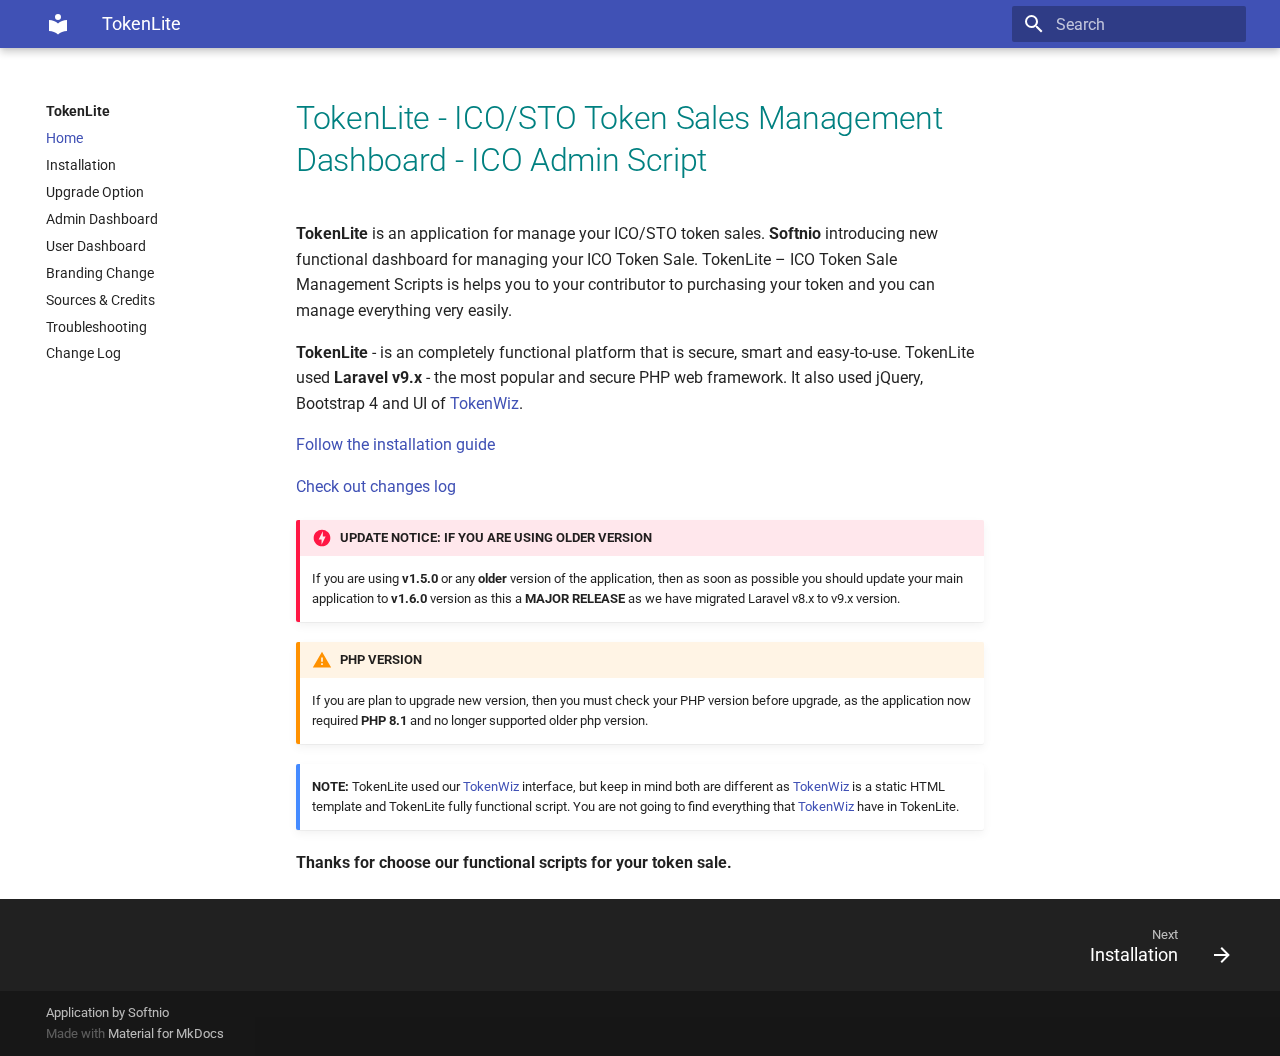
<file: documentation/index.html>
<!doctype html>
<html lang="en" class="no-js">
  <head>
    
      <meta charset="utf-8">
      <meta name="viewport" content="width=device-width,initial-scale=1">
      
        <meta name="description" content="TokenLite Documentation">
      
      
      
        <meta name="author" content="Softnio">
      
      
        <link rel="canonical" href="https://docs.tokenlite.net/index.html">
      
      <link rel="icon" href="assets/images/favicon.png">
      <meta name="generator" content="mkdocs-1.2.1, mkdocs-material-7.1.9">
    
    
      
        <title>TokenLite</title>
      
    
    
      <link rel="stylesheet" href="assets/stylesheets/main.ca7ac06f.min.css">
      
        
        <link rel="stylesheet" href="assets/stylesheets/palette.f1a3b89f.min.css">
        
      
    
    
    
      
        
        <link rel="preconnect" href="https://fonts.gstatic.com" crossorigin>
        <link rel="stylesheet" href="https://fonts.googleapis.com/css?family=Roboto:300,400,400i,700%7CRoboto+Mono&display=fallback">
        <style>:root{--md-text-font-family:"Roboto";--md-code-font-family:"Roboto Mono"}</style>
      
    
    
    
      <link rel="stylesheet" href="css/custom.css">
    
    
      


    
    
  </head>
  
  
    
    
    
    
    
    <body dir="ltr" data-md-color-scheme="" data-md-color-primary="none" data-md-color-accent="none">
  
    
    <script>function __prefix(e){return new URL(".",location).pathname+"."+e}function __get(e,t=localStorage){return JSON.parse(t.getItem(__prefix(e)))}</script>
    
    <input class="md-toggle" data-md-toggle="drawer" type="checkbox" id="__drawer" autocomplete="off">
    <input class="md-toggle" data-md-toggle="search" type="checkbox" id="__search" autocomplete="off">
    <label class="md-overlay" for="__drawer"></label>
    <div data-md-component="skip">
      
        
        <a href="#tokenlite-icosto-token-sales-management-dashboard-ico-admin-script" class="md-skip">
          Skip to content
        </a>
      
    </div>
    <div data-md-component="announce">
      
    </div>
    
      <header class="md-header" data-md-component="header">
  <nav class="md-header__inner md-grid" aria-label="Header">
    <a href="index.html" title="TokenLite" class="md-header__button md-logo" aria-label="TokenLite" data-md-component="logo">
      
  
  <svg xmlns="http://www.w3.org/2000/svg" viewBox="0 0 24 24"><path d="M12 8a3 3 0 0 0 3-3 3 3 0 0 0-3-3 3 3 0 0 0-3 3 3 3 0 0 0 3 3m0 3.54C9.64 9.35 6.5 8 3 8v11c3.5 0 6.64 1.35 9 3.54 2.36-2.19 5.5-3.54 9-3.54V8c-3.5 0-6.64 1.35-9 3.54z"/></svg>

    </a>
    <label class="md-header__button md-icon" for="__drawer">
      <svg xmlns="http://www.w3.org/2000/svg" viewBox="0 0 24 24"><path d="M3 6h18v2H3V6m0 5h18v2H3v-2m0 5h18v2H3v-2z"/></svg>
    </label>
    <div class="md-header__title" data-md-component="header-title">
      <div class="md-header__ellipsis">
        <div class="md-header__topic">
          <span class="md-ellipsis">
            TokenLite
          </span>
        </div>
        <div class="md-header__topic" data-md-component="header-topic">
          <span class="md-ellipsis">
            
              Home
            
          </span>
        </div>
      </div>
    </div>
    
    
    
      <label class="md-header__button md-icon" for="__search">
        <svg xmlns="http://www.w3.org/2000/svg" viewBox="0 0 24 24"><path d="M9.5 3A6.5 6.5 0 0 1 16 9.5c0 1.61-.59 3.09-1.56 4.23l.27.27h.79l5 5-1.5 1.5-5-5v-.79l-.27-.27A6.516 6.516 0 0 1 9.5 16 6.5 6.5 0 0 1 3 9.5 6.5 6.5 0 0 1 9.5 3m0 2C7 5 5 7 5 9.5S7 14 9.5 14 14 12 14 9.5 12 5 9.5 5z"/></svg>
      </label>
      
<div class="md-search" data-md-component="search" role="dialog">
  <label class="md-search__overlay" for="__search"></label>
  <div class="md-search__inner" role="search">
    <form class="md-search__form" name="search">
      <input type="text" class="md-search__input" name="query" aria-label="Search" placeholder="Search" autocapitalize="off" autocorrect="off" autocomplete="off" spellcheck="false" data-md-component="search-query" data-md-state="active" required>
      <label class="md-search__icon md-icon" for="__search">
        <svg xmlns="http://www.w3.org/2000/svg" viewBox="0 0 24 24"><path d="M9.5 3A6.5 6.5 0 0 1 16 9.5c0 1.61-.59 3.09-1.56 4.23l.27.27h.79l5 5-1.5 1.5-5-5v-.79l-.27-.27A6.516 6.516 0 0 1 9.5 16 6.5 6.5 0 0 1 3 9.5 6.5 6.5 0 0 1 9.5 3m0 2C7 5 5 7 5 9.5S7 14 9.5 14 14 12 14 9.5 12 5 9.5 5z"/></svg>
        <svg xmlns="http://www.w3.org/2000/svg" viewBox="0 0 24 24"><path d="M20 11v2H8l5.5 5.5-1.42 1.42L4.16 12l7.92-7.92L13.5 5.5 8 11h12z"/></svg>
      </label>
      <button type="reset" class="md-search__icon md-icon" aria-label="Clear" tabindex="-1">
        <svg xmlns="http://www.w3.org/2000/svg" viewBox="0 0 24 24"><path d="M19 6.41 17.59 5 12 10.59 6.41 5 5 6.41 10.59 12 5 17.59 6.41 19 12 13.41 17.59 19 19 17.59 13.41 12 19 6.41z"/></svg>
      </button>
    </form>
    <div class="md-search__output">
      <div class="md-search__scrollwrap" data-md-scrollfix>
        <div class="md-search-result" data-md-component="search-result">
          <div class="md-search-result__meta">
            Initializing search
          </div>
          <ol class="md-search-result__list"></ol>
        </div>
      </div>
    </div>
  </div>
</div>
    
    
  </nav>
</header>
    
    <div class="md-container" data-md-component="container">
      
      
        
      
      <main class="md-main" data-md-component="main">
        <div class="md-main__inner md-grid">
          
            
              
              <div class="md-sidebar md-sidebar--primary" data-md-component="sidebar" data-md-type="navigation" >
                <div class="md-sidebar__scrollwrap">
                  <div class="md-sidebar__inner">
                    


<nav class="md-nav md-nav--primary" aria-label="Navigation" data-md-level="0">
  <label class="md-nav__title" for="__drawer">
    <a href="index.html" title="TokenLite" class="md-nav__button md-logo" aria-label="TokenLite" data-md-component="logo">
      
  
  <svg xmlns="http://www.w3.org/2000/svg" viewBox="0 0 24 24"><path d="M12 8a3 3 0 0 0 3-3 3 3 0 0 0-3-3 3 3 0 0 0-3 3 3 3 0 0 0 3 3m0 3.54C9.64 9.35 6.5 8 3 8v11c3.5 0 6.64 1.35 9 3.54 2.36-2.19 5.5-3.54 9-3.54V8c-3.5 0-6.64 1.35-9 3.54z"/></svg>

    </a>
    TokenLite
  </label>
  
  <ul class="md-nav__list" data-md-scrollfix>
    
      
      
      

  
  
    
  
  
    <li class="md-nav__item md-nav__item--active">
      
      <input class="md-nav__toggle md-toggle" data-md-toggle="toc" type="checkbox" id="__toc">
      
      
        
      
      
      <a href="index.html" class="md-nav__link md-nav__link--active">
        Home
      </a>
      
    </li>
  

    
      
      
      

  
  
  
    <li class="md-nav__item">
      <a href="installation.html" class="md-nav__link">
        Installation
      </a>
    </li>
  

    
      
      
      

  
  
  
    <li class="md-nav__item">
      <a href="upgrade.html" class="md-nav__link">
        Upgrade Option
      </a>
    </li>
  

    
      
      
      

  
  
  
    <li class="md-nav__item">
      <a href="admin.html" class="md-nav__link">
        Admin Dashboard
      </a>
    </li>
  

    
      
      
      

  
  
  
    <li class="md-nav__item">
      <a href="user.html" class="md-nav__link">
        User Dashboard
      </a>
    </li>
  

    
      
      
      

  
  
  
    <li class="md-nav__item">
      <a href="branding.html" class="md-nav__link">
        Branding Change
      </a>
    </li>
  

    
      
      
      

  
  
  
    <li class="md-nav__item">
      <a href="credit.html" class="md-nav__link">
        Sources & Credits
      </a>
    </li>
  

    
      
      
      

  
  
  
    <li class="md-nav__item">
      <a href="troubleshooting.html" class="md-nav__link">
        Troubleshooting
      </a>
    </li>
  

    
      
      
      

  
  
  
    <li class="md-nav__item">
      <a href="change-log.html" class="md-nav__link">
        Change Log
      </a>
    </li>
  

    
  </ul>
</nav>
                  </div>
                </div>
              </div>
            
            
              
              <div class="md-sidebar md-sidebar--secondary" data-md-component="sidebar" data-md-type="toc" >
                <div class="md-sidebar__scrollwrap">
                  <div class="md-sidebar__inner">
                    
<nav class="md-nav md-nav--secondary" aria-label="Table of contents">
  
  
  
    
  
  
</nav>
                  </div>
                </div>
              </div>
            
          
          <div class="md-content" data-md-component="content">
            <article class="md-content__inner md-typeset">
              
                
                
                <h1 id="tokenlite-icosto-token-sales-management-dashboard-ico-admin-script">TokenLite - ICO/STO Token Sales Management Dashboard - ICO Admin Script</h1>
<p><strong>TokenLite</strong> is an application for manage your ICO/STO token sales. <strong>Softnio</strong> introducing new functional dashboard for managing your ICO Token Sale. TokenLite – ICO Token Sale Management Scripts is helps you to your contributor to purchasing your token and you can manage everything very easily.</p>
<p><strong>TokenLite</strong> - is an completely functional platform that is secure, smart and easy-to-use. TokenLite used <strong>Laravel v9.x</strong> - the most popular and secure PHP web framework. 
It also used jQuery, Bootstrap 4 and UI of <a href="https://themeforest.net/item/tokenwiz-ico-user-dashboard-admin-template/22907800" target="_blank">TokenWiz</a>.</p>
<p><a href="installation.html">Follow the installation guide</a></p>
<p><a href="change-log.html">Check out changes log</a></p>
<div class="admonition danger">
    <p class="admonition-title">UPDATE NOTICE: IF YOU ARE USING OLDER VERSION</p>
    <p>If you are using <strong>v1.5.0</strong> or any <strong>older</strong> version of the application, then as soon as possible you should update your main application to <strong>v1.6.0</strong> version as this a <strong>MAJOR RELEASE</strong> as we have migrated Laravel v8.x to v9.x version.</p>
</div>

<div class="admonition warning">
    <p class="admonition-title">PHP VERSION</p>
    <p>If you are plan to upgrade new version, then you must check your PHP version before upgrade, as the application now required <strong>PHP 8.1</strong> and no longer supported older php version.</p>
</div>
<div class="admonition"> 
    <p><strong>NOTE:</strong> TokenLite used our <a href="https://themeforest.net/item/tokenwiz-ico-user-dashboard-admin-template/22907800" target="_blank">TokenWiz</a> interface, but keep in mind both are different as <a href="https://themeforest.net/item/tokenwiz-ico-user-dashboard-admin-template/22907800" target="_blank">TokenWiz</a> is a static HTML template and TokenLite fully functional script. You are not going to find everything that <a href="https://themeforest.net/item/tokenwiz-ico-user-dashboard-admin-template/22907800" target="_blank">TokenWiz</a> have in TokenLite.</p>
</div>

<p><strong>Thanks for choose our functional scripts for your token sale.</strong></p>
                
              
              
                


              
            </article>
          </div>
        </div>
        
      </main>
      
        
<footer class="md-footer">
  
    <nav class="md-footer__inner md-grid" aria-label="Footer">
      
      
        
        <a href="installation.html" class="md-footer__link md-footer__link--next" aria-label="Next: Installation" rel="next">
          <div class="md-footer__title">
            <div class="md-ellipsis">
              <span class="md-footer__direction">
                Next
              </span>
              Installation
            </div>
          </div>
          <div class="md-footer__button md-icon">
            <svg xmlns="http://www.w3.org/2000/svg" viewBox="0 0 24 24"><path d="M4 11v2h12l-5.5 5.5 1.42 1.42L19.84 12l-7.92-7.92L10.5 5.5 16 11H4z"/></svg>
          </div>
        </a>
      
    </nav>
  
  <div class="md-footer-meta md-typeset">
    <div class="md-footer-meta__inner md-grid">
      <div class="md-footer-copyright">
        
          <div class="md-footer-copyright__highlight">
            Application by Softnio
          </div>
        
        Made with
        <a href="https://squidfunk.github.io/mkdocs-material/" target="_blank" rel="noopener">
          Material for MkDocs
        </a>
        
      </div>
      
    </div>
  </div>
</footer>
      
    </div>
    <div class="md-dialog" data-md-component="dialog">
      <div class="md-dialog__inner md-typeset"></div>
    </div>
    <script id="__config" type="application/json">{"base": ".", "features": [], "translations": {"clipboard.copy": "Copy to clipboard", "clipboard.copied": "Copied to clipboard", "search.config.lang": "en", "search.config.pipeline": "trimmer, stopWordFilter", "search.config.separator": "[\\s\\-]+", "search.placeholder": "Search", "search.result.placeholder": "Type to start searching", "search.result.none": "No matching documents", "search.result.one": "1 matching document", "search.result.other": "# matching documents", "search.result.more.one": "1 more on this page", "search.result.more.other": "# more on this page", "search.result.term.missing": "Missing", "select.version.title": "Select version"}, "search": "assets/javascripts/workers/search.477d984a.min.js", "version": null}</script>
    
    
      <script src="assets/javascripts/bundle.82b56eb2.min.js"></script>
      
    
  </body>
</html>
</file>
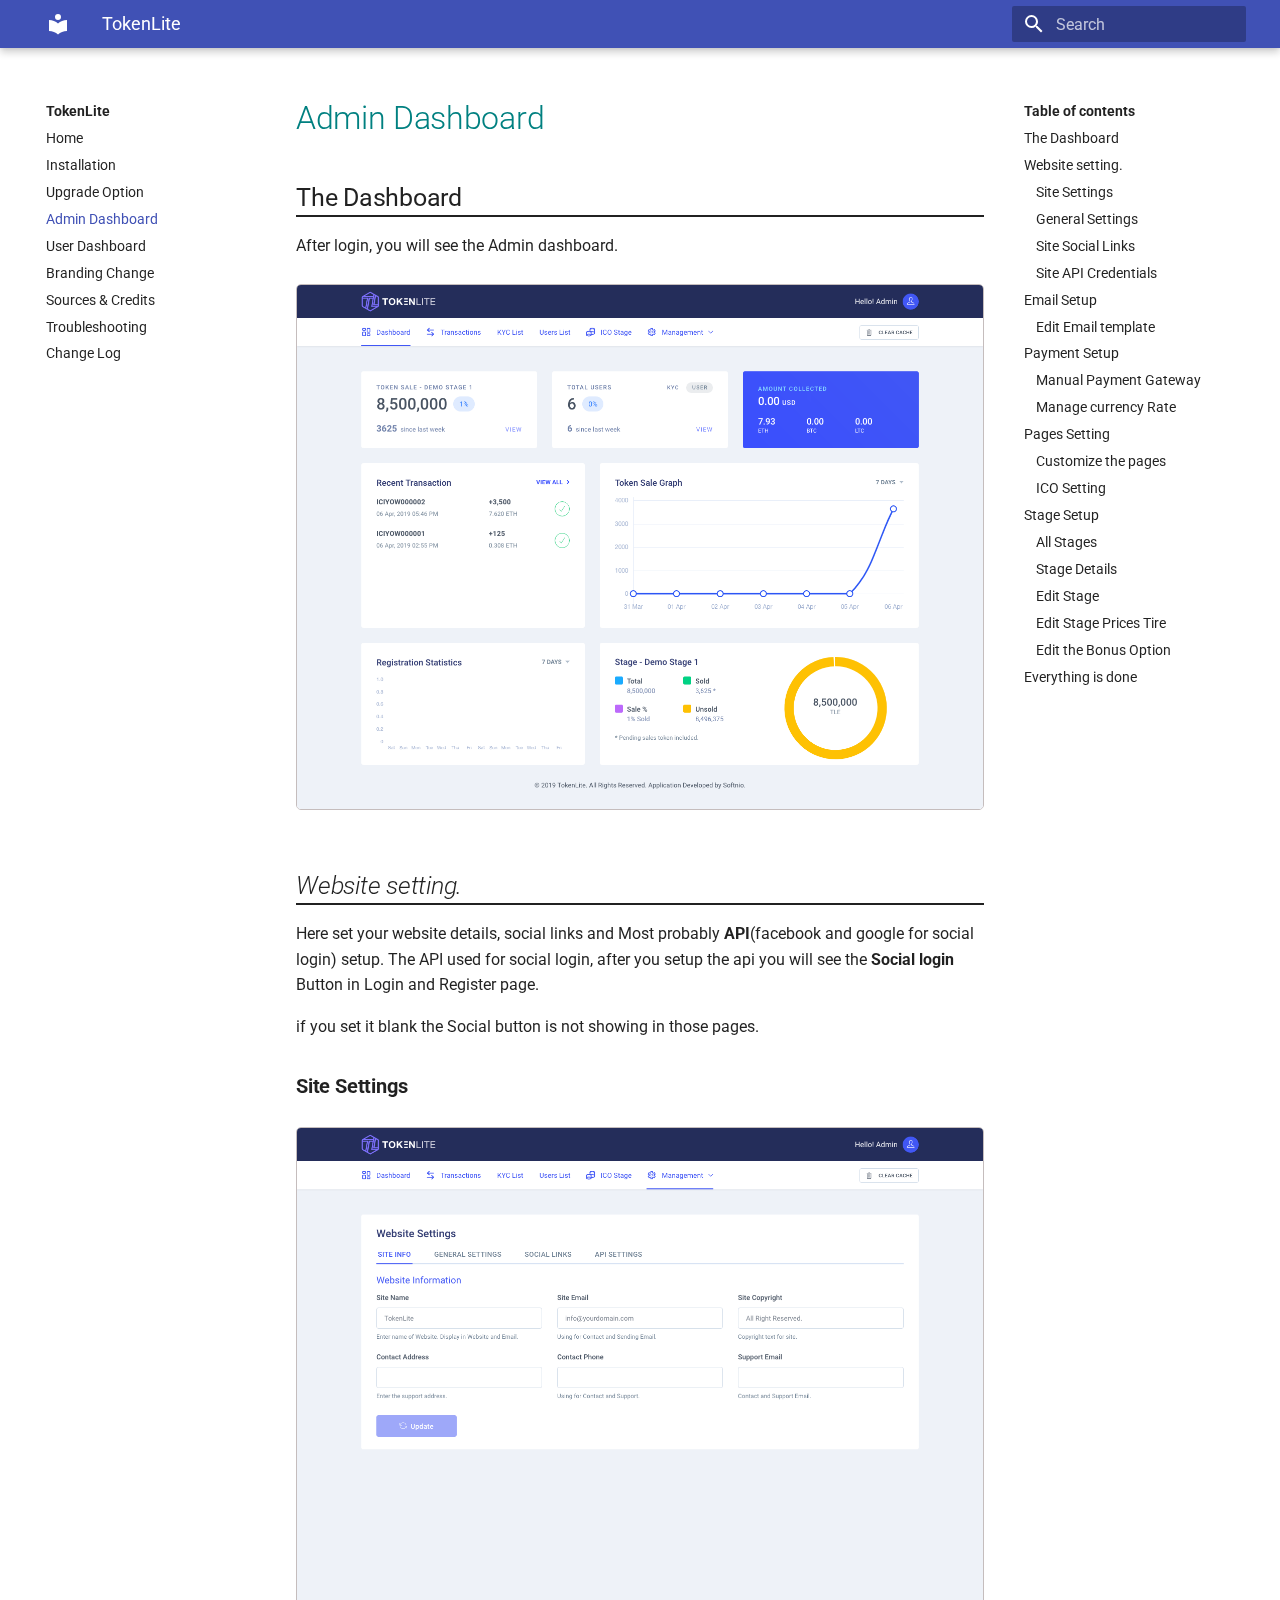
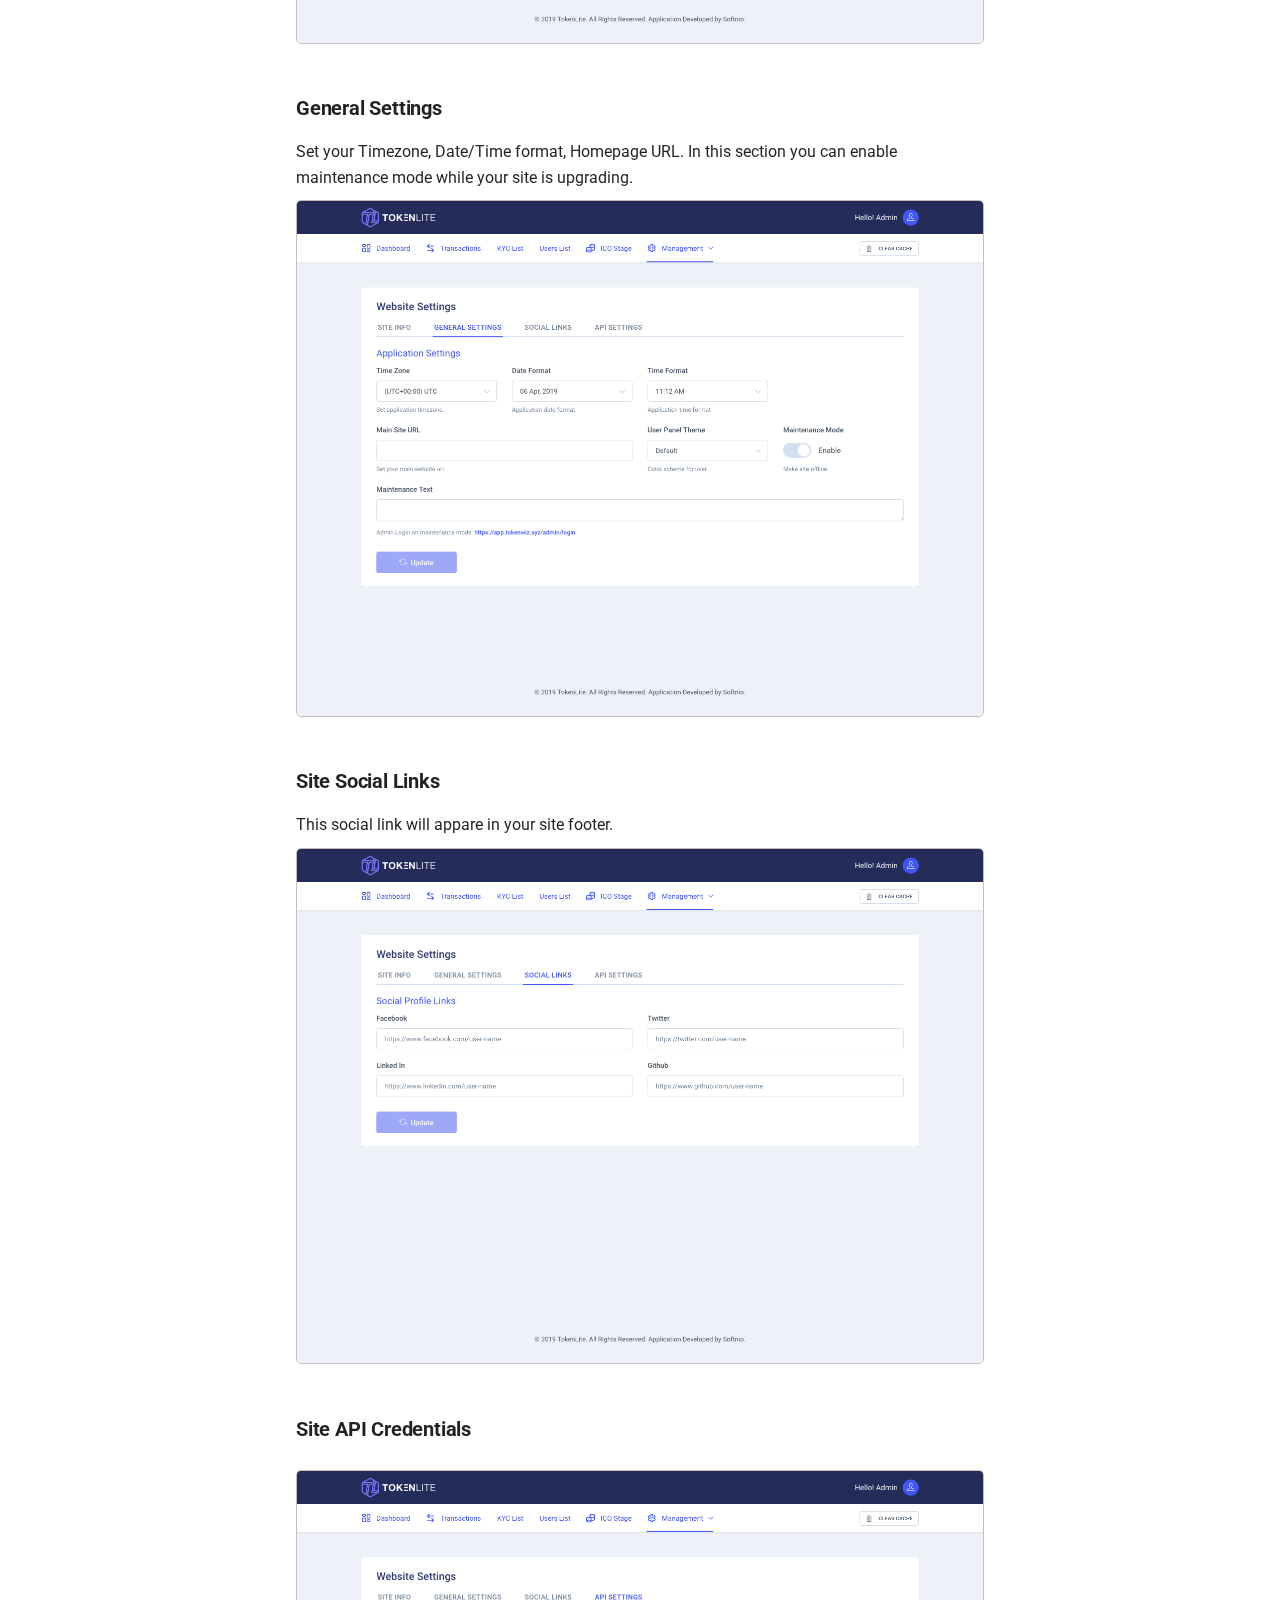
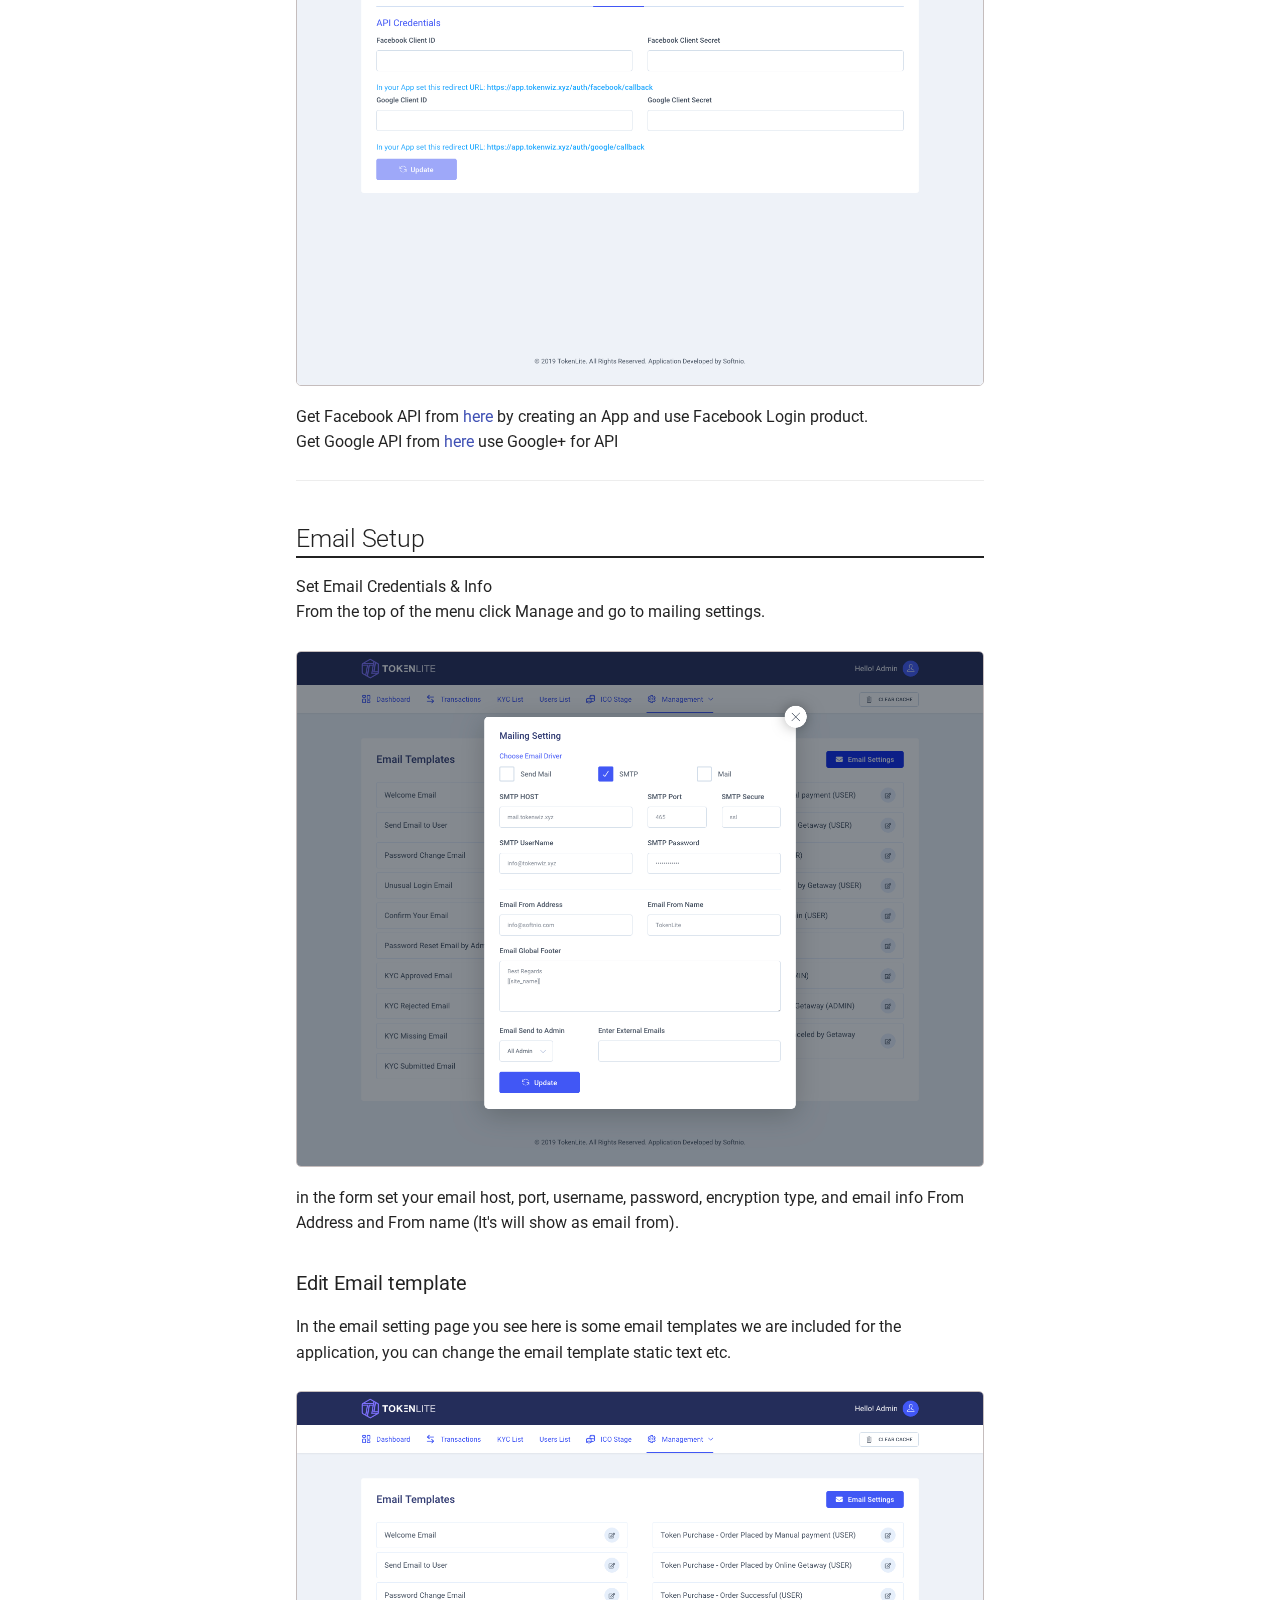
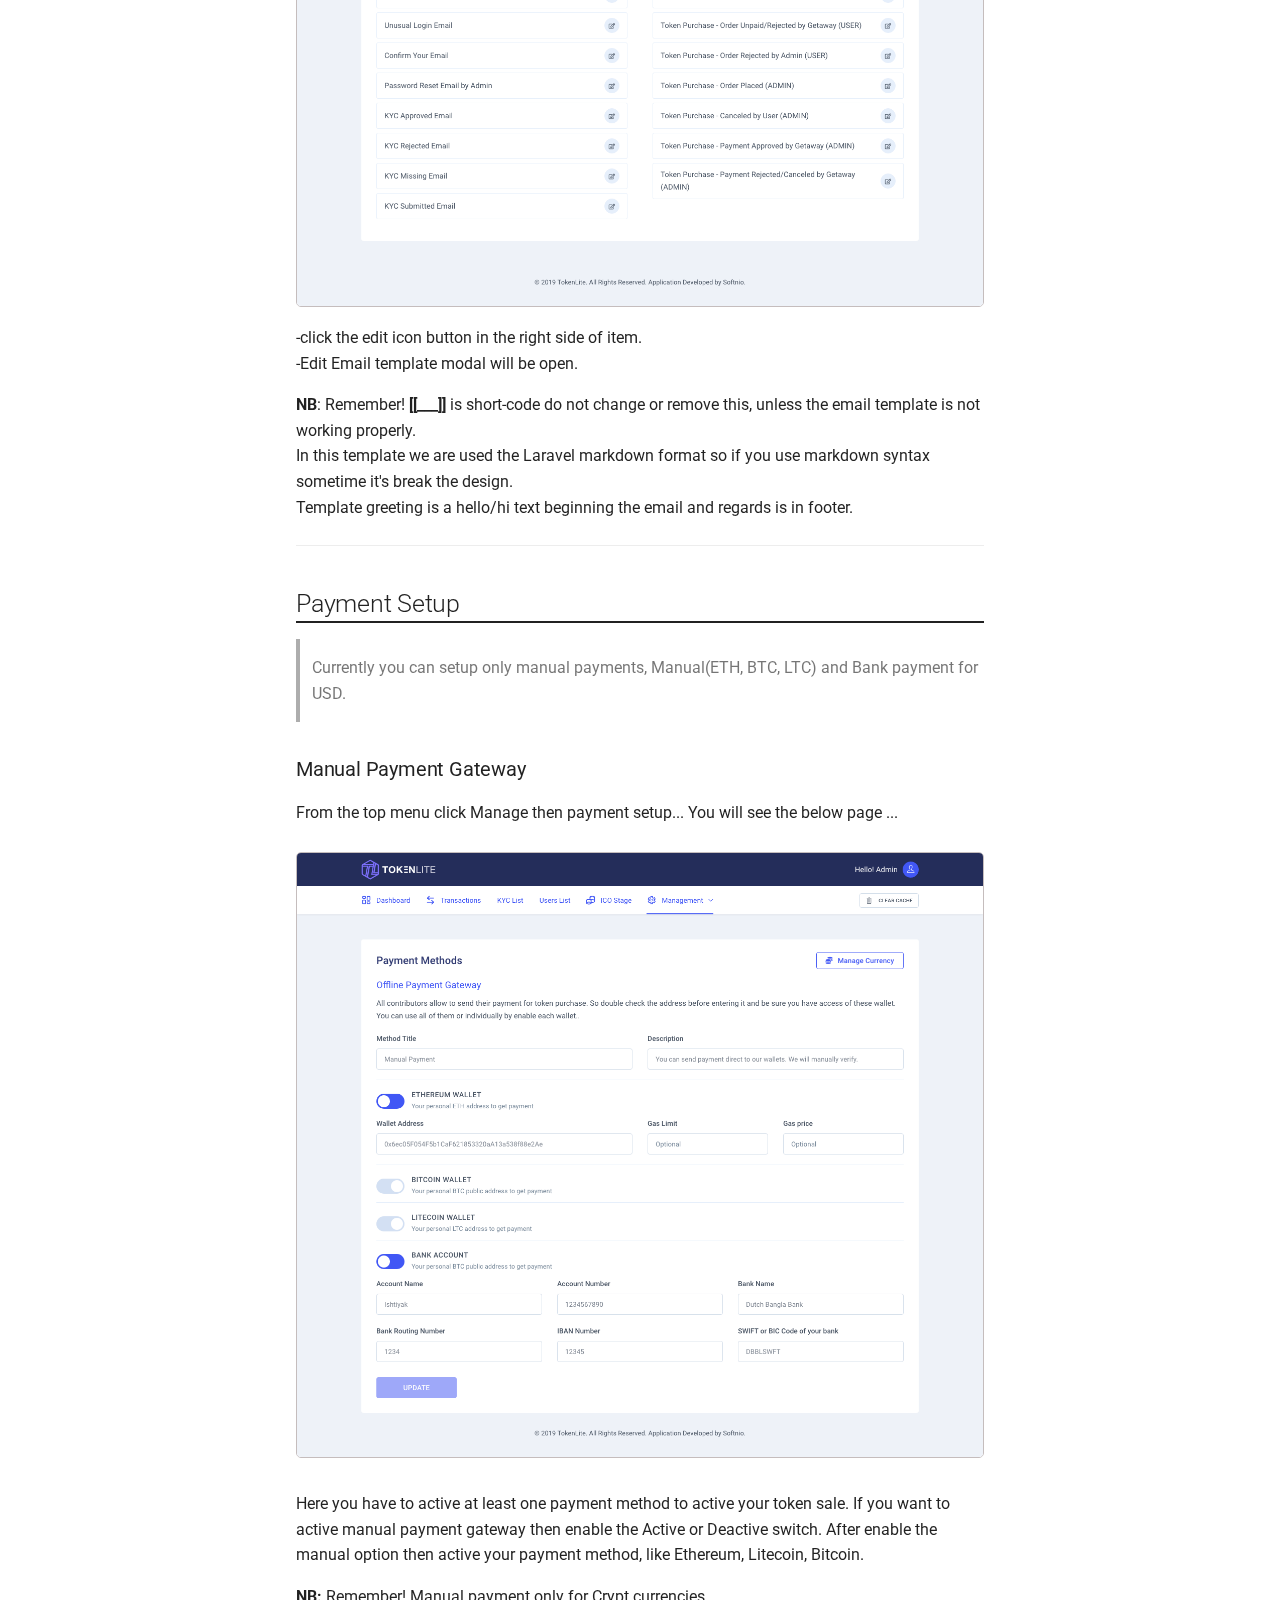
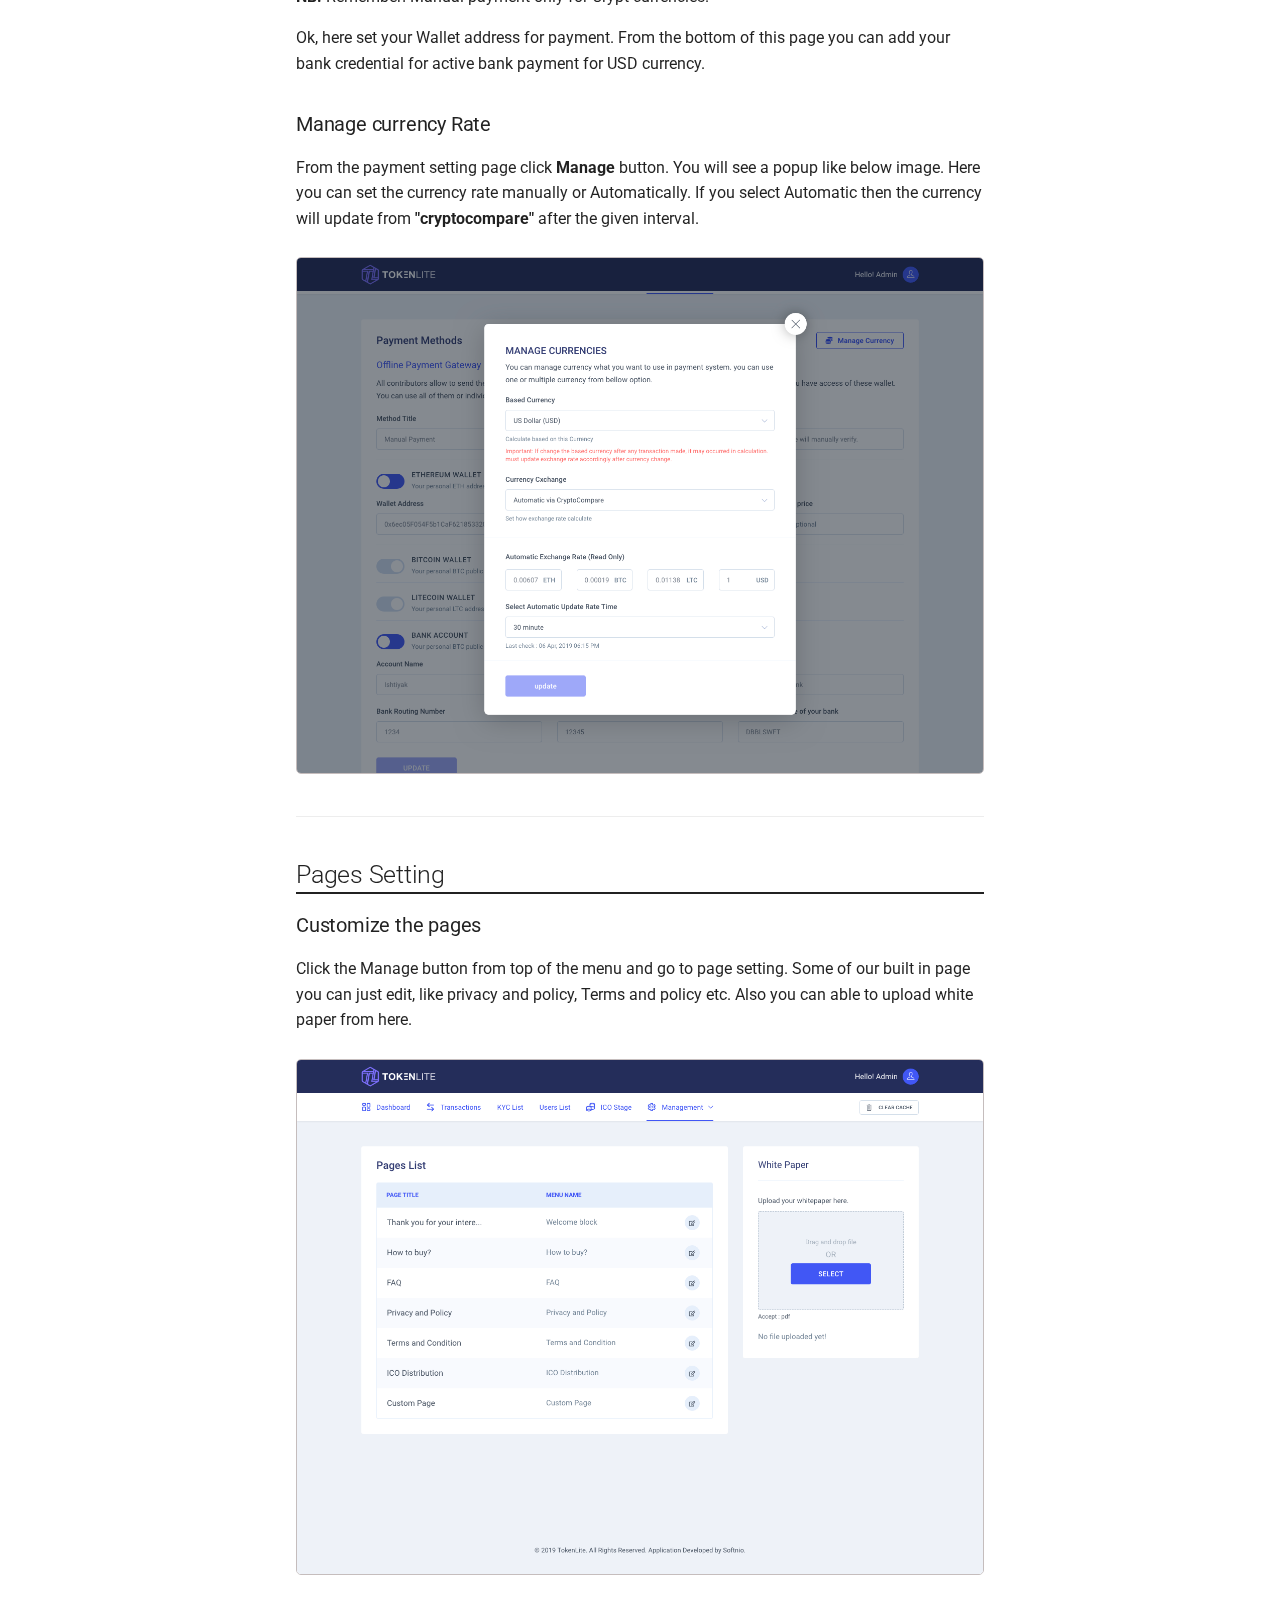
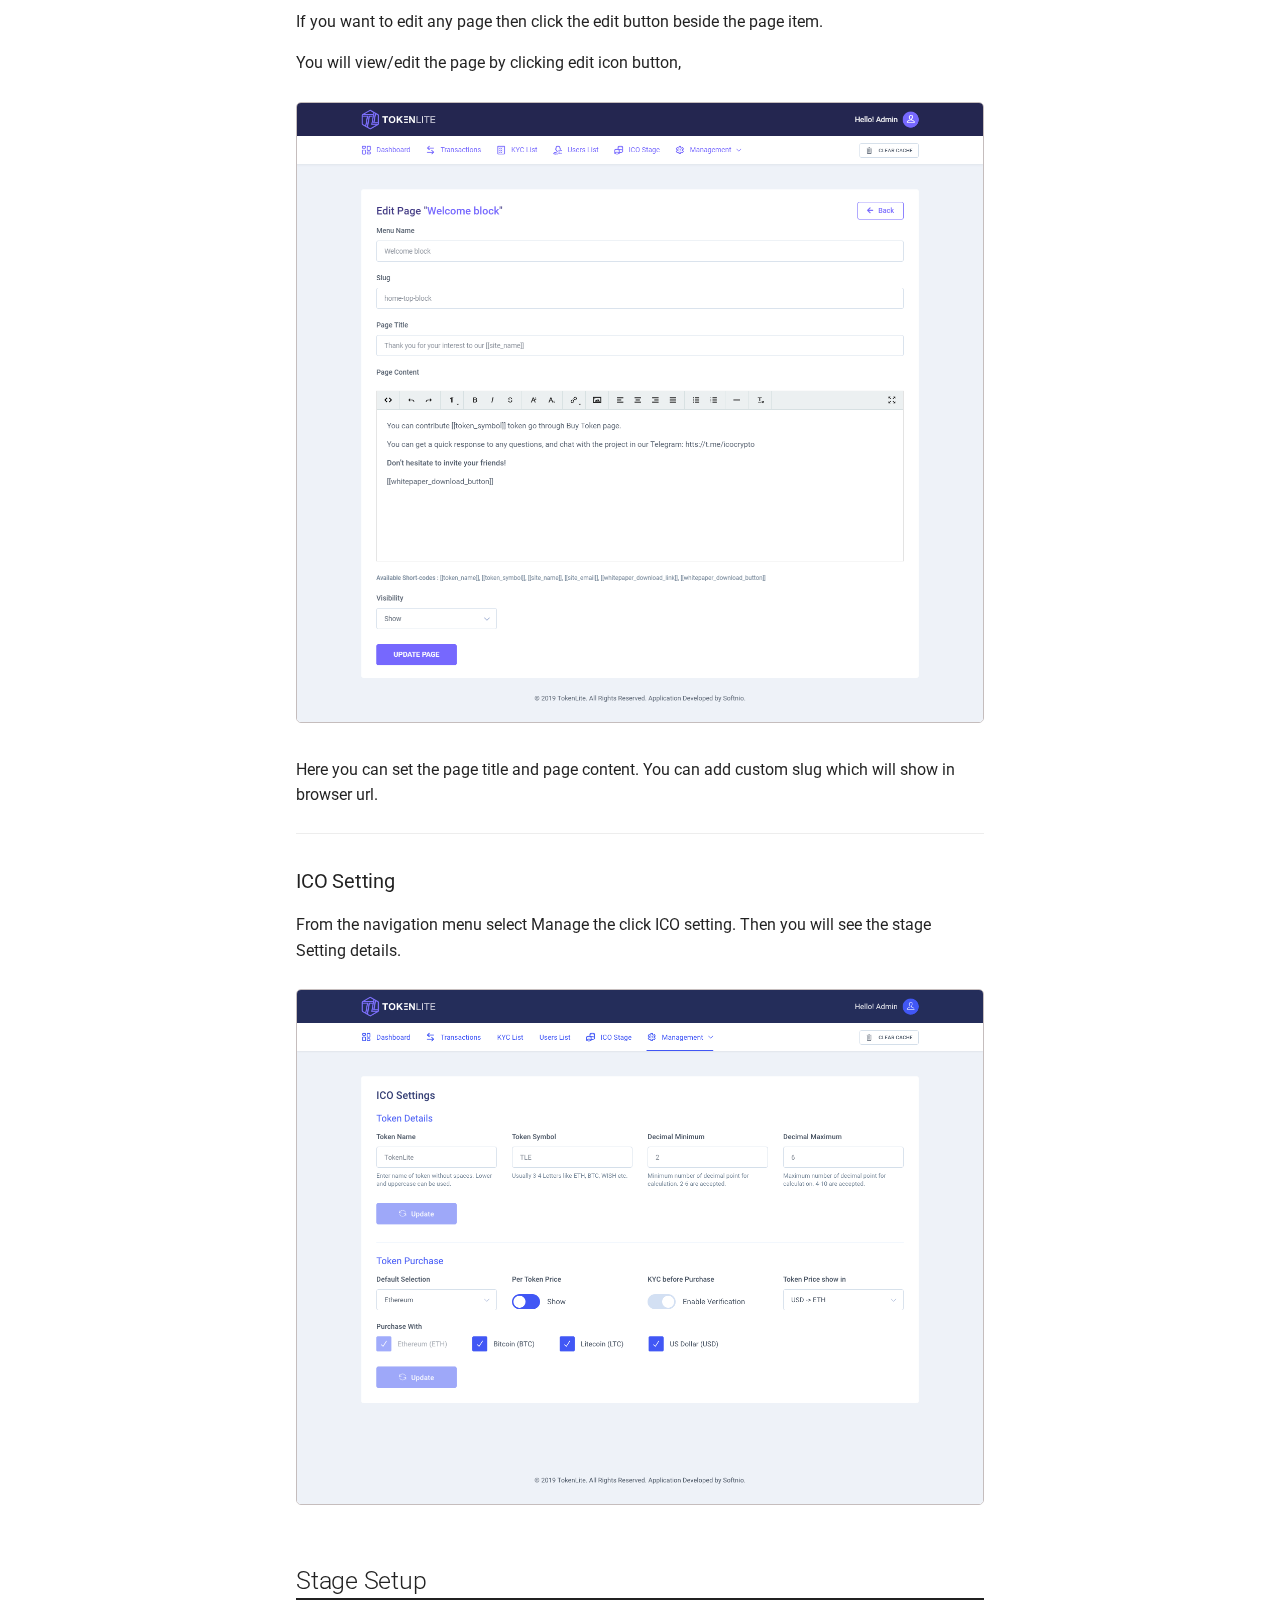
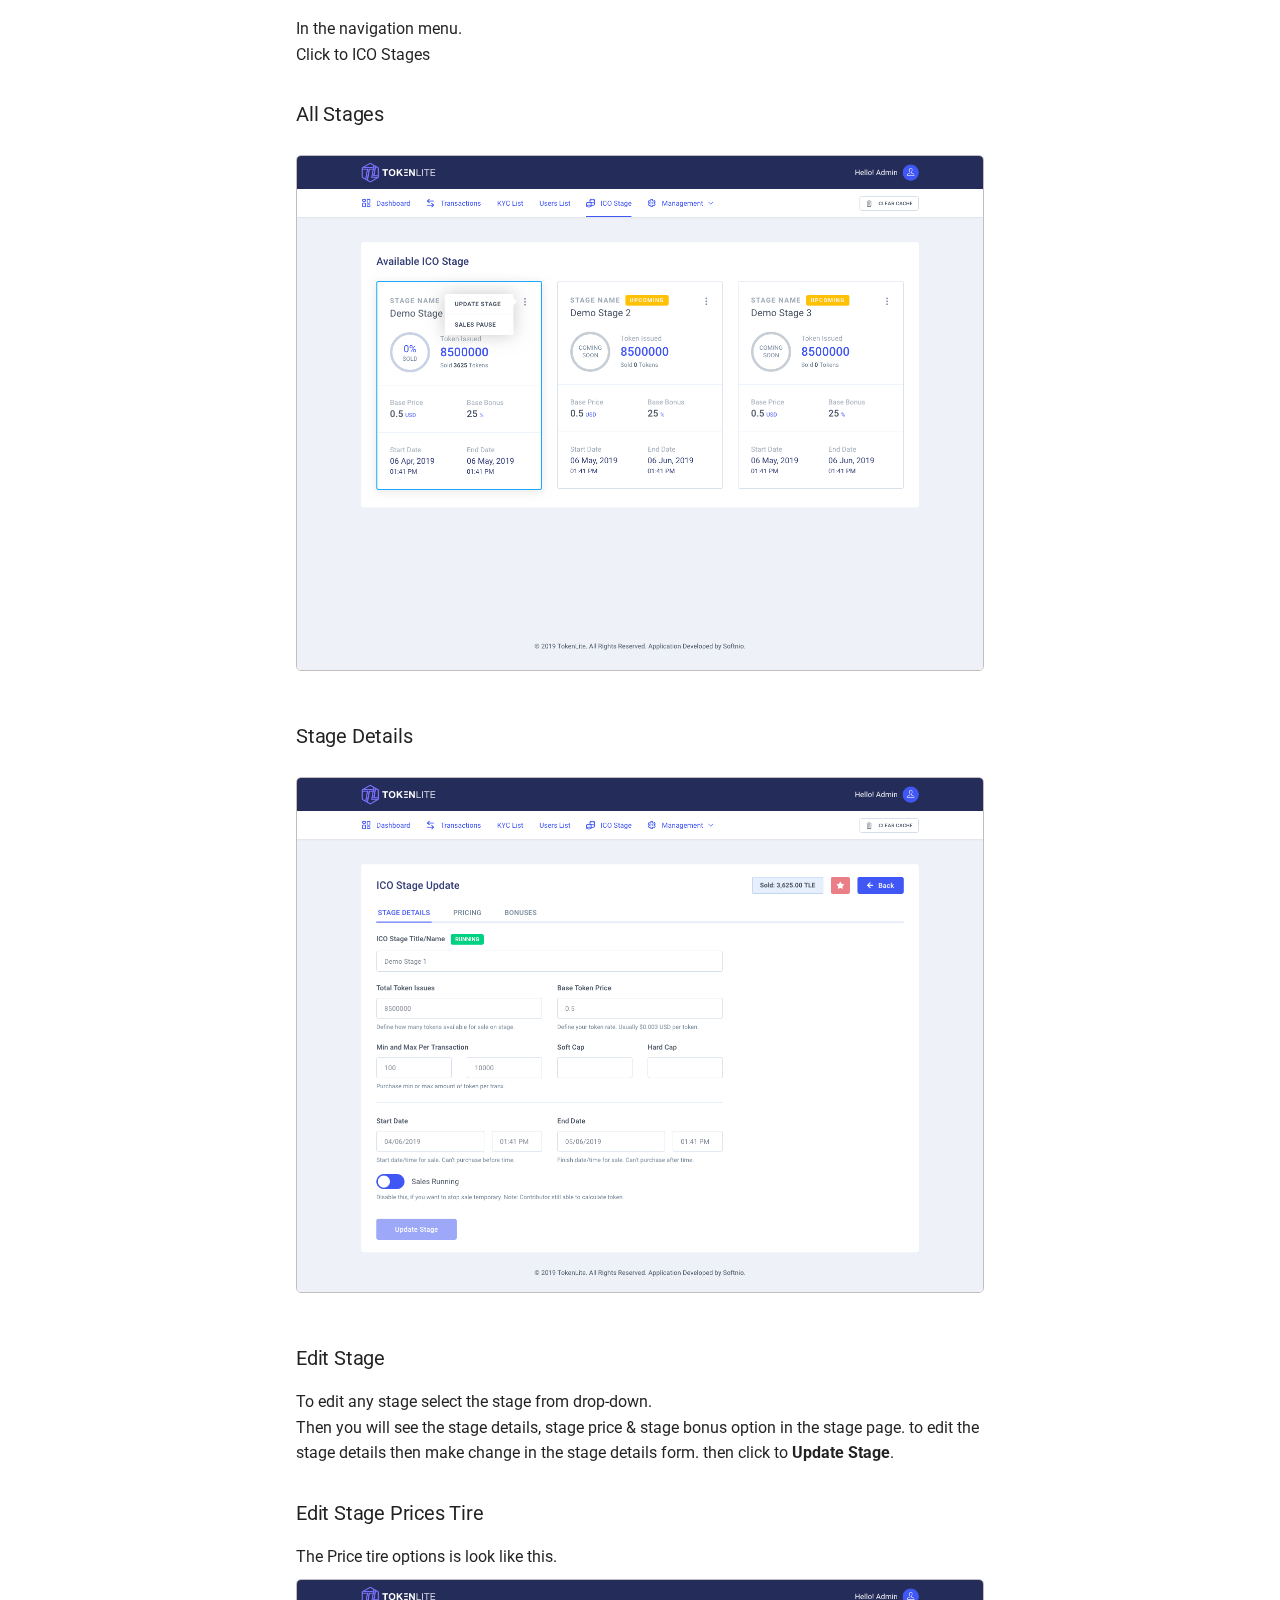
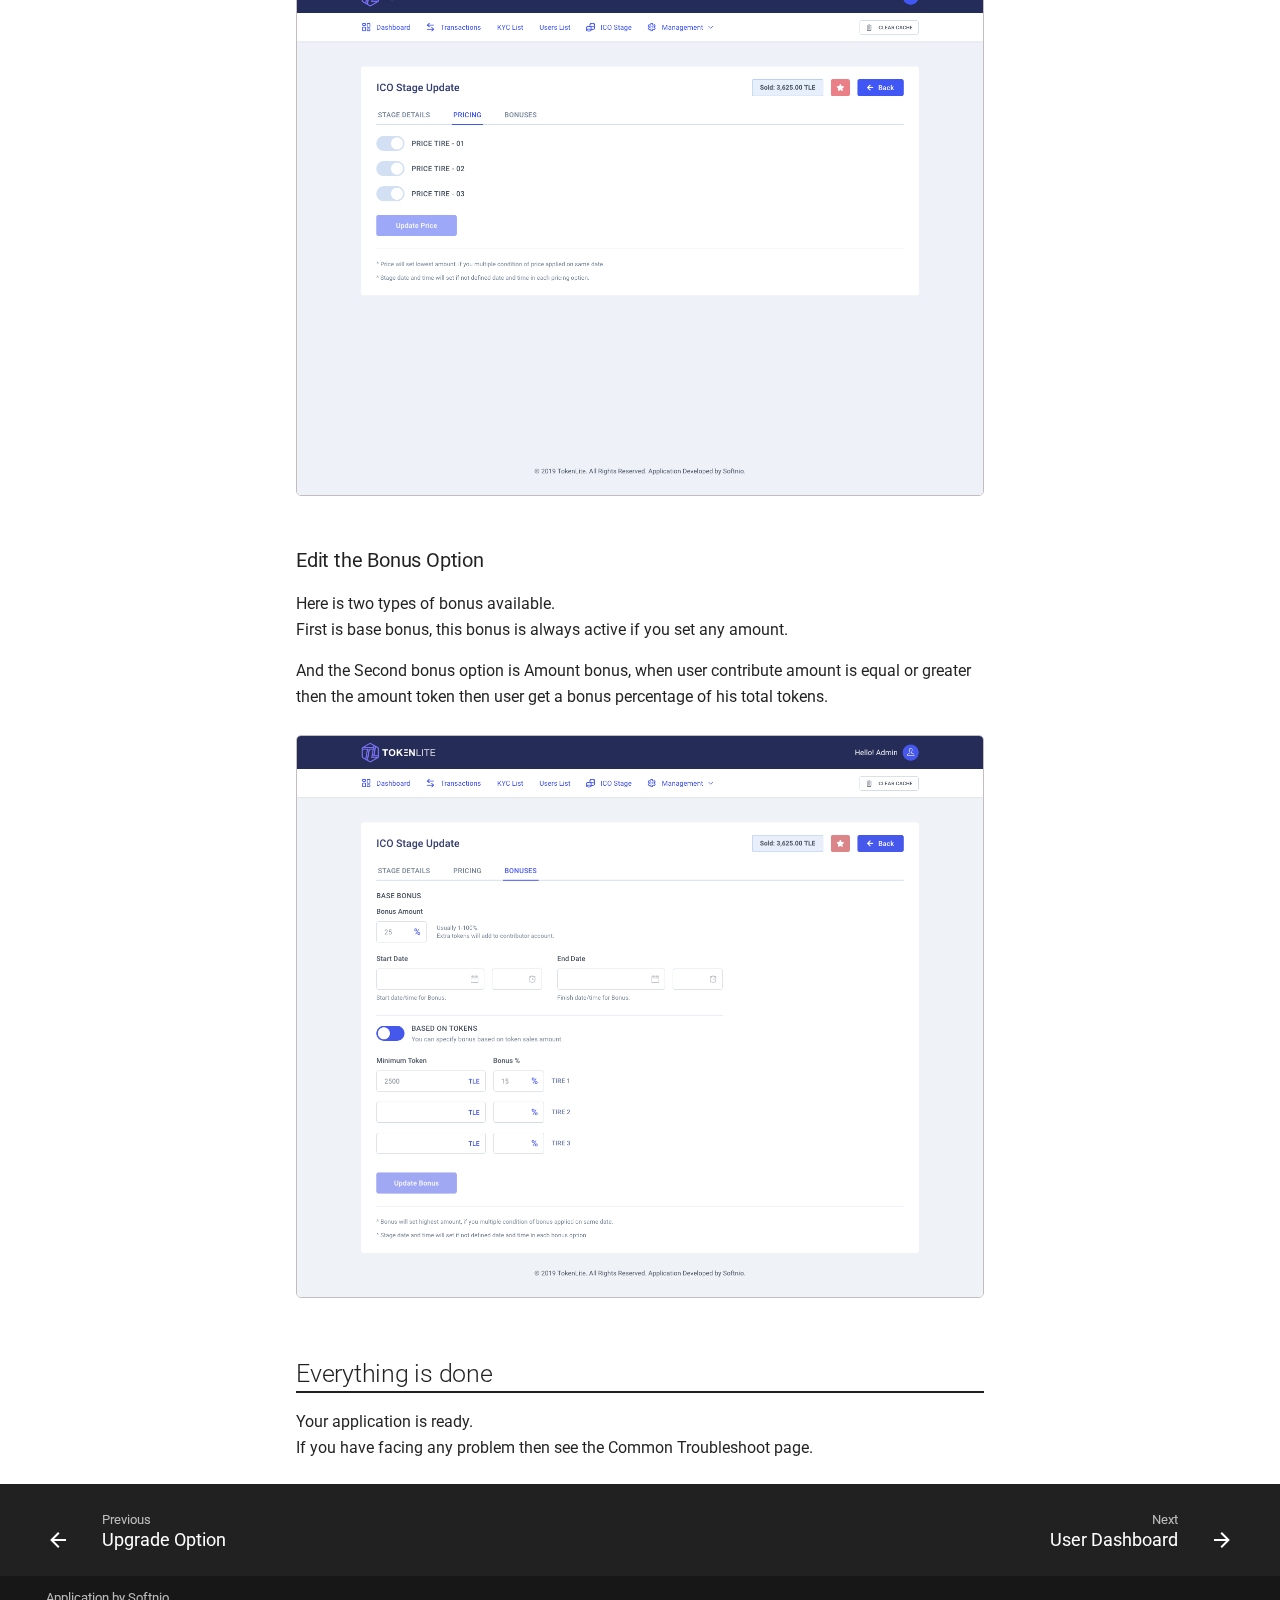
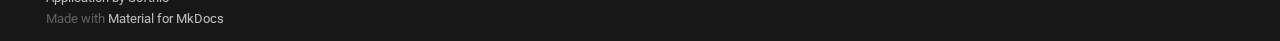
<file: documentation/admin.html>
<!doctype html>
<html lang="en" class="no-js">
  <head>
    
      <meta charset="utf-8">
      <meta name="viewport" content="width=device-width,initial-scale=1">
      
        <meta name="description" content="TokenLite Documentation">
      
      
      
        <meta name="author" content="Softnio">
      
      
        <link rel="canonical" href="https://docs.tokenlite.net/admin.html">
      
      <link rel="icon" href="assets/images/favicon.png">
      <meta name="generator" content="mkdocs-1.2.1, mkdocs-material-7.1.9">
    
    
      
        <title>Admin Dashboard - TokenLite</title>
      
    
    
      <link rel="stylesheet" href="assets/stylesheets/main.ca7ac06f.min.css">
      
        
        <link rel="stylesheet" href="assets/stylesheets/palette.f1a3b89f.min.css">
        
      
    
    
    
      
        
        <link rel="preconnect" href="https://fonts.gstatic.com" crossorigin>
        <link rel="stylesheet" href="https://fonts.googleapis.com/css?family=Roboto:300,400,400i,700%7CRoboto+Mono&display=fallback">
        <style>:root{--md-text-font-family:"Roboto";--md-code-font-family:"Roboto Mono"}</style>
      
    
    
    
      <link rel="stylesheet" href="css/custom.css">
    
    
      


    
    
  </head>
  
  
    
    
    
    
    
    <body dir="ltr" data-md-color-scheme="" data-md-color-primary="none" data-md-color-accent="none">
  
    
    <script>function __prefix(e){return new URL(".",location).pathname+"."+e}function __get(e,t=localStorage){return JSON.parse(t.getItem(__prefix(e)))}</script>
    
    <input class="md-toggle" data-md-toggle="drawer" type="checkbox" id="__drawer" autocomplete="off">
    <input class="md-toggle" data-md-toggle="search" type="checkbox" id="__search" autocomplete="off">
    <label class="md-overlay" for="__drawer"></label>
    <div data-md-component="skip">
      
        
        <a href="#the-dashboard" class="md-skip">
          Skip to content
        </a>
      
    </div>
    <div data-md-component="announce">
      
    </div>
    
      <header class="md-header" data-md-component="header">
  <nav class="md-header__inner md-grid" aria-label="Header">
    <a href="index.html" title="TokenLite" class="md-header__button md-logo" aria-label="TokenLite" data-md-component="logo">
      
  
  <svg xmlns="http://www.w3.org/2000/svg" viewBox="0 0 24 24"><path d="M12 8a3 3 0 0 0 3-3 3 3 0 0 0-3-3 3 3 0 0 0-3 3 3 3 0 0 0 3 3m0 3.54C9.64 9.35 6.5 8 3 8v11c3.5 0 6.64 1.35 9 3.54 2.36-2.19 5.5-3.54 9-3.54V8c-3.5 0-6.64 1.35-9 3.54z"/></svg>

    </a>
    <label class="md-header__button md-icon" for="__drawer">
      <svg xmlns="http://www.w3.org/2000/svg" viewBox="0 0 24 24"><path d="M3 6h18v2H3V6m0 5h18v2H3v-2m0 5h18v2H3v-2z"/></svg>
    </label>
    <div class="md-header__title" data-md-component="header-title">
      <div class="md-header__ellipsis">
        <div class="md-header__topic">
          <span class="md-ellipsis">
            TokenLite
          </span>
        </div>
        <div class="md-header__topic" data-md-component="header-topic">
          <span class="md-ellipsis">
            
              Admin Dashboard
            
          </span>
        </div>
      </div>
    </div>
    
    
    
      <label class="md-header__button md-icon" for="__search">
        <svg xmlns="http://www.w3.org/2000/svg" viewBox="0 0 24 24"><path d="M9.5 3A6.5 6.5 0 0 1 16 9.5c0 1.61-.59 3.09-1.56 4.23l.27.27h.79l5 5-1.5 1.5-5-5v-.79l-.27-.27A6.516 6.516 0 0 1 9.5 16 6.5 6.5 0 0 1 3 9.5 6.5 6.5 0 0 1 9.5 3m0 2C7 5 5 7 5 9.5S7 14 9.5 14 14 12 14 9.5 12 5 9.5 5z"/></svg>
      </label>
      
<div class="md-search" data-md-component="search" role="dialog">
  <label class="md-search__overlay" for="__search"></label>
  <div class="md-search__inner" role="search">
    <form class="md-search__form" name="search">
      <input type="text" class="md-search__input" name="query" aria-label="Search" placeholder="Search" autocapitalize="off" autocorrect="off" autocomplete="off" spellcheck="false" data-md-component="search-query" data-md-state="active" required>
      <label class="md-search__icon md-icon" for="__search">
        <svg xmlns="http://www.w3.org/2000/svg" viewBox="0 0 24 24"><path d="M9.5 3A6.5 6.5 0 0 1 16 9.5c0 1.61-.59 3.09-1.56 4.23l.27.27h.79l5 5-1.5 1.5-5-5v-.79l-.27-.27A6.516 6.516 0 0 1 9.5 16 6.5 6.5 0 0 1 3 9.5 6.5 6.5 0 0 1 9.5 3m0 2C7 5 5 7 5 9.5S7 14 9.5 14 14 12 14 9.5 12 5 9.5 5z"/></svg>
        <svg xmlns="http://www.w3.org/2000/svg" viewBox="0 0 24 24"><path d="M20 11v2H8l5.5 5.5-1.42 1.42L4.16 12l7.92-7.92L13.5 5.5 8 11h12z"/></svg>
      </label>
      <button type="reset" class="md-search__icon md-icon" aria-label="Clear" tabindex="-1">
        <svg xmlns="http://www.w3.org/2000/svg" viewBox="0 0 24 24"><path d="M19 6.41 17.59 5 12 10.59 6.41 5 5 6.41 10.59 12 5 17.59 6.41 19 12 13.41 17.59 19 19 17.59 13.41 12 19 6.41z"/></svg>
      </button>
    </form>
    <div class="md-search__output">
      <div class="md-search__scrollwrap" data-md-scrollfix>
        <div class="md-search-result" data-md-component="search-result">
          <div class="md-search-result__meta">
            Initializing search
          </div>
          <ol class="md-search-result__list"></ol>
        </div>
      </div>
    </div>
  </div>
</div>
    
    
  </nav>
</header>
    
    <div class="md-container" data-md-component="container">
      
      
        
      
      <main class="md-main" data-md-component="main">
        <div class="md-main__inner md-grid">
          
            
              
              <div class="md-sidebar md-sidebar--primary" data-md-component="sidebar" data-md-type="navigation" >
                <div class="md-sidebar__scrollwrap">
                  <div class="md-sidebar__inner">
                    


<nav class="md-nav md-nav--primary" aria-label="Navigation" data-md-level="0">
  <label class="md-nav__title" for="__drawer">
    <a href="index.html" title="TokenLite" class="md-nav__button md-logo" aria-label="TokenLite" data-md-component="logo">
      
  
  <svg xmlns="http://www.w3.org/2000/svg" viewBox="0 0 24 24"><path d="M12 8a3 3 0 0 0 3-3 3 3 0 0 0-3-3 3 3 0 0 0-3 3 3 3 0 0 0 3 3m0 3.54C9.64 9.35 6.5 8 3 8v11c3.5 0 6.64 1.35 9 3.54 2.36-2.19 5.5-3.54 9-3.54V8c-3.5 0-6.64 1.35-9 3.54z"/></svg>

    </a>
    TokenLite
  </label>
  
  <ul class="md-nav__list" data-md-scrollfix>
    
      
      
      

  
  
  
    <li class="md-nav__item">
      <a href="index.html" class="md-nav__link">
        Home
      </a>
    </li>
  

    
      
      
      

  
  
  
    <li class="md-nav__item">
      <a href="installation.html" class="md-nav__link">
        Installation
      </a>
    </li>
  

    
      
      
      

  
  
  
    <li class="md-nav__item">
      <a href="upgrade.html" class="md-nav__link">
        Upgrade Option
      </a>
    </li>
  

    
      
      
      

  
  
    
  
  
    <li class="md-nav__item md-nav__item--active">
      
      <input class="md-nav__toggle md-toggle" data-md-toggle="toc" type="checkbox" id="__toc">
      
      
      
        <label class="md-nav__link md-nav__link--active" for="__toc">
          Admin Dashboard
          <span class="md-nav__icon md-icon"></span>
        </label>
      
      <a href="admin.html" class="md-nav__link md-nav__link--active">
        Admin Dashboard
      </a>
      
        
<nav class="md-nav md-nav--secondary" aria-label="Table of contents">
  
  
  
  
    <label class="md-nav__title" for="__toc">
      <span class="md-nav__icon md-icon"></span>
      Table of contents
    </label>
    <ul class="md-nav__list" data-md-component="toc" data-md-scrollfix>
      
        <li class="md-nav__item">
  <a href="#the-dashboard" class="md-nav__link">
    The Dashboard
  </a>
  
</li>
      
        <li class="md-nav__item">
  <a href="#website-setting" class="md-nav__link">
    Website setting.
  </a>
  
    <nav class="md-nav" aria-label="Website setting.">
      <ul class="md-nav__list">
        
          <li class="md-nav__item">
  <a href="#site-settings" class="md-nav__link">
    Site Settings
  </a>
  
</li>
        
          <li class="md-nav__item">
  <a href="#general-settings" class="md-nav__link">
    General Settings
  </a>
  
</li>
        
          <li class="md-nav__item">
  <a href="#site-social-links" class="md-nav__link">
    Site Social Links
  </a>
  
</li>
        
          <li class="md-nav__item">
  <a href="#site-api-credentials" class="md-nav__link">
    Site API Credentials
  </a>
  
</li>
        
      </ul>
    </nav>
  
</li>
      
        <li class="md-nav__item">
  <a href="#email-setup" class="md-nav__link">
    Email Setup
  </a>
  
    <nav class="md-nav" aria-label="Email Setup">
      <ul class="md-nav__list">
        
          <li class="md-nav__item">
  <a href="#edit-email-template" class="md-nav__link">
    Edit Email template
  </a>
  
</li>
        
      </ul>
    </nav>
  
</li>
      
        <li class="md-nav__item">
  <a href="#payment-setup" class="md-nav__link">
    Payment Setup
  </a>
  
    <nav class="md-nav" aria-label="Payment Setup">
      <ul class="md-nav__list">
        
          <li class="md-nav__item">
  <a href="#manual-payment-gateway" class="md-nav__link">
    Manual Payment Gateway
  </a>
  
</li>
        
          <li class="md-nav__item">
  <a href="#manage-currency-rate" class="md-nav__link">
    Manage currency Rate
  </a>
  
</li>
        
      </ul>
    </nav>
  
</li>
      
        <li class="md-nav__item">
  <a href="#pages-setting" class="md-nav__link">
    Pages Setting
  </a>
  
    <nav class="md-nav" aria-label="Pages Setting">
      <ul class="md-nav__list">
        
          <li class="md-nav__item">
  <a href="#customize-the-pages" class="md-nav__link">
    Customize the pages
  </a>
  
</li>
        
          <li class="md-nav__item">
  <a href="#ico-setting" class="md-nav__link">
    ICO Setting
  </a>
  
</li>
        
      </ul>
    </nav>
  
</li>
      
        <li class="md-nav__item">
  <a href="#stage-setup" class="md-nav__link">
    Stage Setup
  </a>
  
    <nav class="md-nav" aria-label="Stage Setup">
      <ul class="md-nav__list">
        
          <li class="md-nav__item">
  <a href="#all-stages" class="md-nav__link">
    All Stages
  </a>
  
</li>
        
          <li class="md-nav__item">
  <a href="#stage-details" class="md-nav__link">
    Stage Details
  </a>
  
</li>
        
          <li class="md-nav__item">
  <a href="#edit-stage" class="md-nav__link">
    Edit Stage
  </a>
  
</li>
        
          <li class="md-nav__item">
  <a href="#edit-stage-prices-tire" class="md-nav__link">
    Edit Stage Prices Tire
  </a>
  
</li>
        
          <li class="md-nav__item">
  <a href="#edit-the-bonus-option" class="md-nav__link">
    Edit the Bonus Option
  </a>
  
</li>
        
      </ul>
    </nav>
  
</li>
      
        <li class="md-nav__item">
  <a href="#everything-is-done" class="md-nav__link">
    Everything is done
  </a>
  
</li>
      
    </ul>
  
</nav>
      
    </li>
  

    
      
      
      

  
  
  
    <li class="md-nav__item">
      <a href="user.html" class="md-nav__link">
        User Dashboard
      </a>
    </li>
  

    
      
      
      

  
  
  
    <li class="md-nav__item">
      <a href="branding.html" class="md-nav__link">
        Branding Change
      </a>
    </li>
  

    
      
      
      

  
  
  
    <li class="md-nav__item">
      <a href="credit.html" class="md-nav__link">
        Sources & Credits
      </a>
    </li>
  

    
      
      
      

  
  
  
    <li class="md-nav__item">
      <a href="troubleshooting.html" class="md-nav__link">
        Troubleshooting
      </a>
    </li>
  

    
      
      
      

  
  
  
    <li class="md-nav__item">
      <a href="change-log.html" class="md-nav__link">
        Change Log
      </a>
    </li>
  

    
  </ul>
</nav>
                  </div>
                </div>
              </div>
            
            
              
              <div class="md-sidebar md-sidebar--secondary" data-md-component="sidebar" data-md-type="toc" >
                <div class="md-sidebar__scrollwrap">
                  <div class="md-sidebar__inner">
                    
<nav class="md-nav md-nav--secondary" aria-label="Table of contents">
  
  
  
  
    <label class="md-nav__title" for="__toc">
      <span class="md-nav__icon md-icon"></span>
      Table of contents
    </label>
    <ul class="md-nav__list" data-md-component="toc" data-md-scrollfix>
      
        <li class="md-nav__item">
  <a href="#the-dashboard" class="md-nav__link">
    The Dashboard
  </a>
  
</li>
      
        <li class="md-nav__item">
  <a href="#website-setting" class="md-nav__link">
    Website setting.
  </a>
  
    <nav class="md-nav" aria-label="Website setting.">
      <ul class="md-nav__list">
        
          <li class="md-nav__item">
  <a href="#site-settings" class="md-nav__link">
    Site Settings
  </a>
  
</li>
        
          <li class="md-nav__item">
  <a href="#general-settings" class="md-nav__link">
    General Settings
  </a>
  
</li>
        
          <li class="md-nav__item">
  <a href="#site-social-links" class="md-nav__link">
    Site Social Links
  </a>
  
</li>
        
          <li class="md-nav__item">
  <a href="#site-api-credentials" class="md-nav__link">
    Site API Credentials
  </a>
  
</li>
        
      </ul>
    </nav>
  
</li>
      
        <li class="md-nav__item">
  <a href="#email-setup" class="md-nav__link">
    Email Setup
  </a>
  
    <nav class="md-nav" aria-label="Email Setup">
      <ul class="md-nav__list">
        
          <li class="md-nav__item">
  <a href="#edit-email-template" class="md-nav__link">
    Edit Email template
  </a>
  
</li>
        
      </ul>
    </nav>
  
</li>
      
        <li class="md-nav__item">
  <a href="#payment-setup" class="md-nav__link">
    Payment Setup
  </a>
  
    <nav class="md-nav" aria-label="Payment Setup">
      <ul class="md-nav__list">
        
          <li class="md-nav__item">
  <a href="#manual-payment-gateway" class="md-nav__link">
    Manual Payment Gateway
  </a>
  
</li>
        
          <li class="md-nav__item">
  <a href="#manage-currency-rate" class="md-nav__link">
    Manage currency Rate
  </a>
  
</li>
        
      </ul>
    </nav>
  
</li>
      
        <li class="md-nav__item">
  <a href="#pages-setting" class="md-nav__link">
    Pages Setting
  </a>
  
    <nav class="md-nav" aria-label="Pages Setting">
      <ul class="md-nav__list">
        
          <li class="md-nav__item">
  <a href="#customize-the-pages" class="md-nav__link">
    Customize the pages
  </a>
  
</li>
        
          <li class="md-nav__item">
  <a href="#ico-setting" class="md-nav__link">
    ICO Setting
  </a>
  
</li>
        
      </ul>
    </nav>
  
</li>
      
        <li class="md-nav__item">
  <a href="#stage-setup" class="md-nav__link">
    Stage Setup
  </a>
  
    <nav class="md-nav" aria-label="Stage Setup">
      <ul class="md-nav__list">
        
          <li class="md-nav__item">
  <a href="#all-stages" class="md-nav__link">
    All Stages
  </a>
  
</li>
        
          <li class="md-nav__item">
  <a href="#stage-details" class="md-nav__link">
    Stage Details
  </a>
  
</li>
        
          <li class="md-nav__item">
  <a href="#edit-stage" class="md-nav__link">
    Edit Stage
  </a>
  
</li>
        
          <li class="md-nav__item">
  <a href="#edit-stage-prices-tire" class="md-nav__link">
    Edit Stage Prices Tire
  </a>
  
</li>
        
          <li class="md-nav__item">
  <a href="#edit-the-bonus-option" class="md-nav__link">
    Edit the Bonus Option
  </a>
  
</li>
        
      </ul>
    </nav>
  
</li>
      
        <li class="md-nav__item">
  <a href="#everything-is-done" class="md-nav__link">
    Everything is done
  </a>
  
</li>
      
    </ul>
  
</nav>
                  </div>
                </div>
              </div>
            
          
          <div class="md-content" data-md-component="content">
            <article class="md-content__inner md-typeset">
              
                
                
                  <h1>Admin Dashboard</h1>
                
                <h2 id="the-dashboard"><strong>The Dashboard</strong></h2>
<p>After login, you will see the Admin dashboard.</p>
<p><img alt="dashboard" src="images/admin/dashboard.png" title="dashboard" /></p>
<h2 id="website-setting"><em>Website setting.</em></h2>
<p>Here set your website details, social links and Most probably <strong>API</strong>(facebook and google for social login) setup.
The API used for social login, after you setup the api you will see the <strong>Social login</strong> Button in Login and Register page.</p>
<p>if you set it blank the Social button is not showing in those pages.</p>
<h3 id="site-settings"><strong>Site Settings</strong></h3>
<p><img alt="Website setting" src="images/admin/settings.png" title="Website setting" /></p>
<h3 id="general-settings"><strong>General Settings</strong></h3>
<p>Set your Timezone, Date/Time format, Homepage URL. In this section you can enable maintenance mode while your site is upgrading.
<img alt="General setting" src="images/admin/settings-general.png" title="General setting" /></p>
<h3 id="site-social-links"><strong>Site Social Links</strong></h3>
<p>This social link will appare in your site footer.
<img alt="Website setting" src="images/admin/settings-social-links.png" title="Website setting" /></p>
<h3 id="site-api-credentials"><strong>Site API Credentials</strong></h3>
<p><img alt="Website setting" src="images/admin/settings-api.png" title="Website setting" /><br />
Get Facebook API from <a href="https://developers.facebook.com/apps">here</a> by creating an App and use Facebook Login product.<br />
Get Google API from <a href="https://console.developers.google.com">here</a> use Google+ for API</p>
<hr />
<h2 id="email-setup">Email Setup</h2>
<p>Set Email Credentials &amp; Info<br />
From the top of the menu click Manage and go to mailing settings.</p>
<p><img alt="Edit Email settings" src="images/admin/mail-settings.png" title="Edit Email settings" /> <br>
in the form set your email host, port, username, password, encryption type, and email info From Address and From name (It's will show as email from).</p>
<h3 id="edit-email-template">Edit Email template</h3>
<p>In the email setting page you see here is some email templates we are included for the application, you can change the email template static text etc.</p>
<p><img alt="Email template" src="images/admin/mail-template.png" title="Email template" /> <br>
-click the edit icon button in the right side of item.<br />
-Edit Email template modal will be open.  </p>
<p><strong>NB</strong>: Remember! <strong>[[___]]</strong> is short-code do not change or remove this, unless the email template is not working properly.<br />
In this template we are used the Laravel markdown format so if you use markdown syntax sometime it's break the design.<br />
Template greeting is a hello/hi text beginning the email and regards is in footer.</p>
<hr />
<h2 id="payment-setup">Payment Setup</h2>
<blockquote>
<p>Currently you can setup only manual payments, Manual(ETH, BTC, LTC) and Bank payment for USD.</p>
</blockquote>
<h3 id="manual-payment-gateway">Manual Payment Gateway</h3>
<p>From the top menu click Manage then payment setup...
You will see the below page ...</p>
<p><img alt="Manual" src="images/admin/payment-methods.png" title="Payment" /></p>
<p>Here you have to active at least one payment method to active your token sale. If you want to active manual payment gateway then enable the Active or Deactive switch. After enable the manual option then active your payment method, like Ethereum, Litecoin, Bitcoin.</p>
<p><strong>NB:</strong> Remember! Manual payment only for Crypt currencies.  </p>
<p>Ok, here set your Wallet address for payment. 
From the bottom of this page you can add your bank credential for active bank payment for USD currency.</p>
<h3 id="manage-currency-rate">Manage currency Rate</h3>
<p>From the payment setting page click <strong>Manage</strong> button. You will see a popup like below image. Here you can set the currency rate manually or Automatically. If you select Automatic then the currency will update from <strong>"cryptocompare"</strong> after the given interval. </p>
<p><img alt="currency_rate" src="images/admin/manage-currency.png" title="Currency" /></p>
<hr />
<h2 id="pages-setting">Pages Setting</h2>
<h3 id="customize-the-pages">Customize the pages</h3>
<p>Click the Manage button from top of the menu and go to page setting.
Some of our built in page you can just edit, like privacy and policy, Terms and policy etc. Also you can able to upload white paper from here.  </p>
<p><img alt="Page" src="images/admin/pages.png" title="Page" /></p>
<p>If you want to edit any page then click the edit button beside the page item.  </p>
<p>You will view/edit the page by clicking edit icon button,  </p>
<p><img alt="Edit Page" src="images/admin/page-edit.png" title="Edit Page" /> </p>
<p>Here you can set the page title and page content. You can add custom slug which will show in browser url.</p>
<hr />
<h3 id="ico-setting">ICO Setting</h3>
<p>From the navigation menu select Manage the click ICO setting. Then you will see the stage Setting details.</p>
<p><img alt="Stage Settings" src="images/admin/stage-settings.png" title="Stage Settings" /></p>
<h2 id="stage-setup">Stage Setup</h2>
<p>In the navigation menu.<br />
Click to ICO Stages</p>
<h3 id="all-stages">All Stages</h3>
<p><img alt="Stage Menu" src="images/admin/stages.png" title="Stage Menu" />  </p>
<h3 id="stage-details">Stage Details</h3>
<p><img alt="Stage Menu" src="images/admin/stage-details.png" title="Stage Menu" /></p>
<h3 id="edit-stage">Edit Stage</h3>
<p>To edit any stage select the stage from drop-down.<br />
Then you will see the stage details, stage price &amp; stage bonus option in the stage page.
to edit the stage details then make change  in the stage details form.
then click to <strong>Update Stage</strong>.  </p>
<h3 id="edit-stage-prices-tire">Edit Stage Prices Tire</h3>
<p>The Price tire options is look like this.<br />
<img alt="Stage Price" src="images/admin/stage-price.png" title="Stage Price" /></p>
<h3 id="edit-the-bonus-option">Edit the Bonus Option</h3>
<p>Here is two types of bonus available.<br />
First is base bonus, this bonus is always active if you set any amount. </p>
<p>And the Second bonus option is Amount bonus, when user contribute amount is equal or greater then the amount token then user get a bonus percentage of his total tokens.</p>
<p><img alt="Stage Bonus" src="images/admin/stage-bonus.png" title="Stage Bonus" /></p>
<h2 id="everything-is-done">Everything is done</h2>
<p>Your application is ready.<br />
If you have facing any problem then see the Common Troubleshoot page.</p>
                
              
              
                


              
            </article>
          </div>
        </div>
        
      </main>
      
        
<footer class="md-footer">
  
    <nav class="md-footer__inner md-grid" aria-label="Footer">
      
        
        <a href="upgrade.html" class="md-footer__link md-footer__link--prev" aria-label="Previous: Upgrade Option" rel="prev">
          <div class="md-footer__button md-icon">
            <svg xmlns="http://www.w3.org/2000/svg" viewBox="0 0 24 24"><path d="M20 11v2H8l5.5 5.5-1.42 1.42L4.16 12l7.92-7.92L13.5 5.5 8 11h12z"/></svg>
          </div>
          <div class="md-footer__title">
            <div class="md-ellipsis">
              <span class="md-footer__direction">
                Previous
              </span>
              Upgrade Option
            </div>
          </div>
        </a>
      
      
        
        <a href="user.html" class="md-footer__link md-footer__link--next" aria-label="Next: User Dashboard" rel="next">
          <div class="md-footer__title">
            <div class="md-ellipsis">
              <span class="md-footer__direction">
                Next
              </span>
              User Dashboard
            </div>
          </div>
          <div class="md-footer__button md-icon">
            <svg xmlns="http://www.w3.org/2000/svg" viewBox="0 0 24 24"><path d="M4 11v2h12l-5.5 5.5 1.42 1.42L19.84 12l-7.92-7.92L10.5 5.5 16 11H4z"/></svg>
          </div>
        </a>
      
    </nav>
  
  <div class="md-footer-meta md-typeset">
    <div class="md-footer-meta__inner md-grid">
      <div class="md-footer-copyright">
        
          <div class="md-footer-copyright__highlight">
            Application by Softnio
          </div>
        
        Made with
        <a href="https://squidfunk.github.io/mkdocs-material/" target="_blank" rel="noopener">
          Material for MkDocs
        </a>
        
      </div>
      
    </div>
  </div>
</footer>
      
    </div>
    <div class="md-dialog" data-md-component="dialog">
      <div class="md-dialog__inner md-typeset"></div>
    </div>
    <script id="__config" type="application/json">{"base": ".", "features": [], "translations": {"clipboard.copy": "Copy to clipboard", "clipboard.copied": "Copied to clipboard", "search.config.lang": "en", "search.config.pipeline": "trimmer, stopWordFilter", "search.config.separator": "[\\s\\-]+", "search.placeholder": "Search", "search.result.placeholder": "Type to start searching", "search.result.none": "No matching documents", "search.result.one": "1 matching document", "search.result.other": "# matching documents", "search.result.more.one": "1 more on this page", "search.result.more.other": "# more on this page", "search.result.term.missing": "Missing", "select.version.title": "Select version"}, "search": "assets/javascripts/workers/search.477d984a.min.js", "version": null}</script>
    
    
      <script src="assets/javascripts/bundle.82b56eb2.min.js"></script>
      
    
  </body>
</html>
</file>
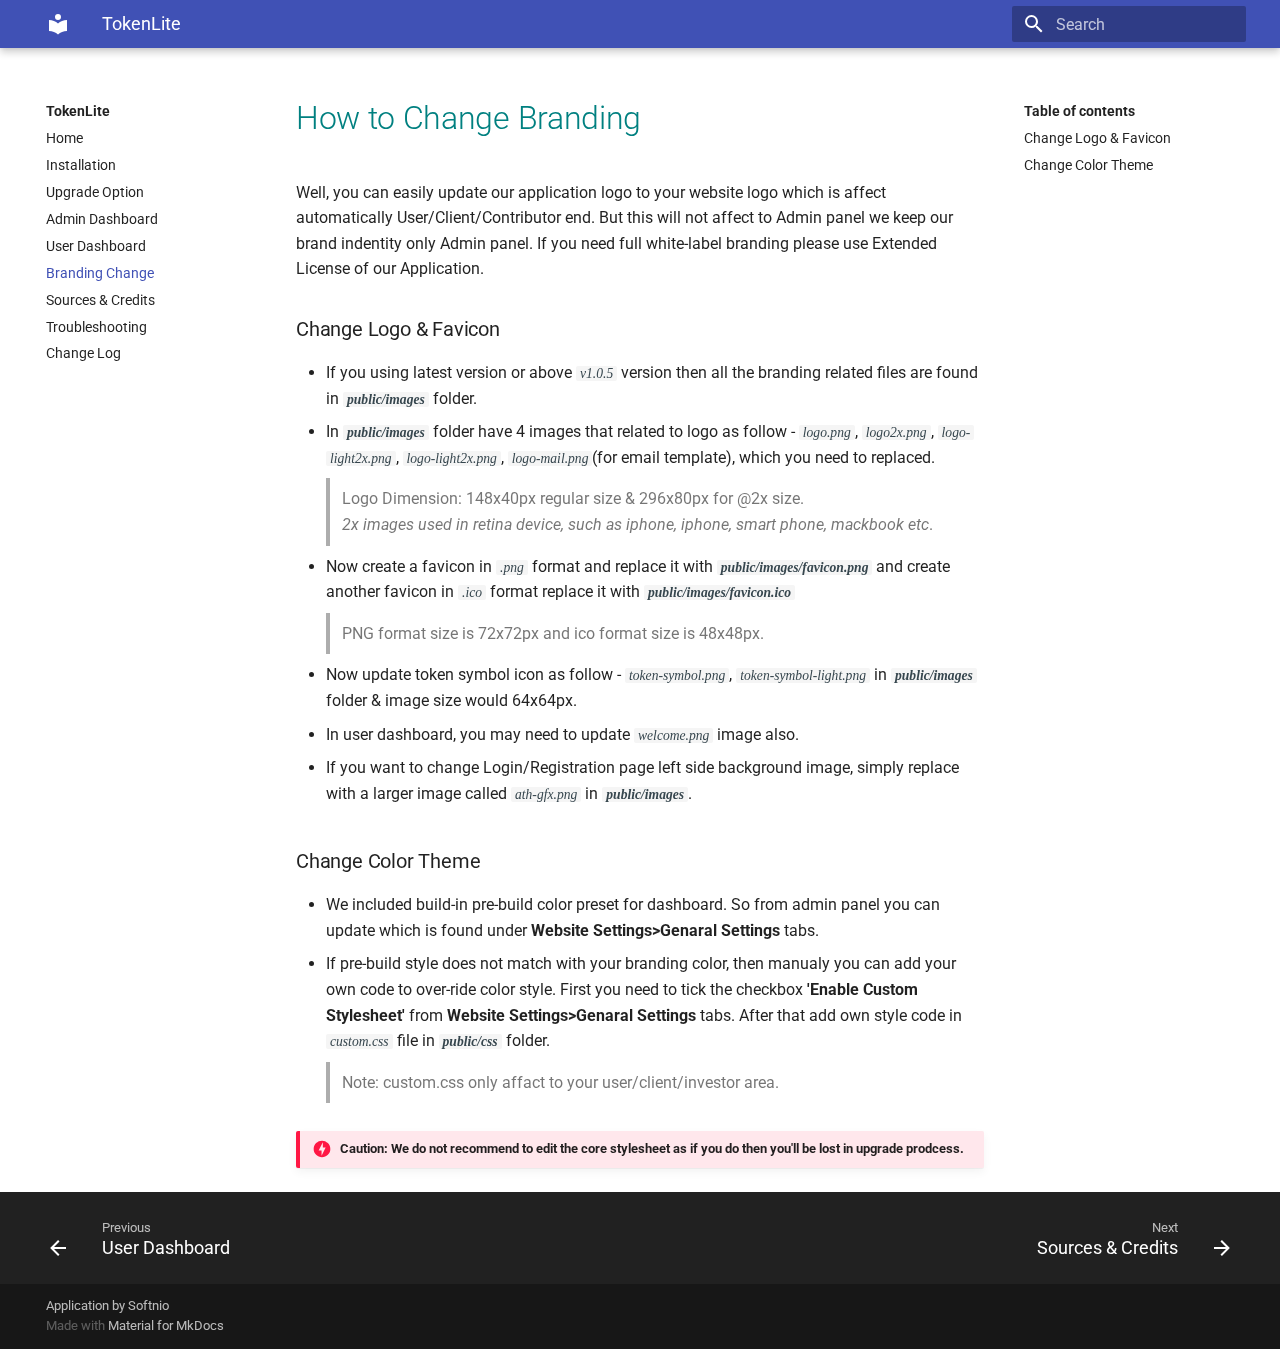
<file: documentation/branding.html>
<!doctype html>
<html lang="en" class="no-js">
  <head>
    
      <meta charset="utf-8">
      <meta name="viewport" content="width=device-width,initial-scale=1">
      
        <meta name="description" content="TokenLite Documentation">
      
      
      
        <meta name="author" content="Softnio">
      
      
        <link rel="canonical" href="https://docs.tokenlite.net/branding.html">
      
      <link rel="icon" href="assets/images/favicon.png">
      <meta name="generator" content="mkdocs-1.2.1, mkdocs-material-7.1.9">
    
    
      
        <title>Branding Change - TokenLite</title>
      
    
    
      <link rel="stylesheet" href="assets/stylesheets/main.ca7ac06f.min.css">
      
        
        <link rel="stylesheet" href="assets/stylesheets/palette.f1a3b89f.min.css">
        
      
    
    
    
      
        
        <link rel="preconnect" href="https://fonts.gstatic.com" crossorigin>
        <link rel="stylesheet" href="https://fonts.googleapis.com/css?family=Roboto:300,400,400i,700%7CRoboto+Mono&display=fallback">
        <style>:root{--md-text-font-family:"Roboto";--md-code-font-family:"Roboto Mono"}</style>
      
    
    
    
      <link rel="stylesheet" href="css/custom.css">
    
    
      


    
    
  </head>
  
  
    
    
    
    
    
    <body dir="ltr" data-md-color-scheme="" data-md-color-primary="none" data-md-color-accent="none">
  
    
    <script>function __prefix(e){return new URL(".",location).pathname+"."+e}function __get(e,t=localStorage){return JSON.parse(t.getItem(__prefix(e)))}</script>
    
    <input class="md-toggle" data-md-toggle="drawer" type="checkbox" id="__drawer" autocomplete="off">
    <input class="md-toggle" data-md-toggle="search" type="checkbox" id="__search" autocomplete="off">
    <label class="md-overlay" for="__drawer"></label>
    <div data-md-component="skip">
      
        
        <a href="#how-to-change-branding" class="md-skip">
          Skip to content
        </a>
      
    </div>
    <div data-md-component="announce">
      
    </div>
    
      <header class="md-header" data-md-component="header">
  <nav class="md-header__inner md-grid" aria-label="Header">
    <a href="index.html" title="TokenLite" class="md-header__button md-logo" aria-label="TokenLite" data-md-component="logo">
      
  
  <svg xmlns="http://www.w3.org/2000/svg" viewBox="0 0 24 24"><path d="M12 8a3 3 0 0 0 3-3 3 3 0 0 0-3-3 3 3 0 0 0-3 3 3 3 0 0 0 3 3m0 3.54C9.64 9.35 6.5 8 3 8v11c3.5 0 6.64 1.35 9 3.54 2.36-2.19 5.5-3.54 9-3.54V8c-3.5 0-6.64 1.35-9 3.54z"/></svg>

    </a>
    <label class="md-header__button md-icon" for="__drawer">
      <svg xmlns="http://www.w3.org/2000/svg" viewBox="0 0 24 24"><path d="M3 6h18v2H3V6m0 5h18v2H3v-2m0 5h18v2H3v-2z"/></svg>
    </label>
    <div class="md-header__title" data-md-component="header-title">
      <div class="md-header__ellipsis">
        <div class="md-header__topic">
          <span class="md-ellipsis">
            TokenLite
          </span>
        </div>
        <div class="md-header__topic" data-md-component="header-topic">
          <span class="md-ellipsis">
            
              Branding Change
            
          </span>
        </div>
      </div>
    </div>
    
    
    
      <label class="md-header__button md-icon" for="__search">
        <svg xmlns="http://www.w3.org/2000/svg" viewBox="0 0 24 24"><path d="M9.5 3A6.5 6.5 0 0 1 16 9.5c0 1.61-.59 3.09-1.56 4.23l.27.27h.79l5 5-1.5 1.5-5-5v-.79l-.27-.27A6.516 6.516 0 0 1 9.5 16 6.5 6.5 0 0 1 3 9.5 6.5 6.5 0 0 1 9.5 3m0 2C7 5 5 7 5 9.5S7 14 9.5 14 14 12 14 9.5 12 5 9.5 5z"/></svg>
      </label>
      
<div class="md-search" data-md-component="search" role="dialog">
  <label class="md-search__overlay" for="__search"></label>
  <div class="md-search__inner" role="search">
    <form class="md-search__form" name="search">
      <input type="text" class="md-search__input" name="query" aria-label="Search" placeholder="Search" autocapitalize="off" autocorrect="off" autocomplete="off" spellcheck="false" data-md-component="search-query" data-md-state="active" required>
      <label class="md-search__icon md-icon" for="__search">
        <svg xmlns="http://www.w3.org/2000/svg" viewBox="0 0 24 24"><path d="M9.5 3A6.5 6.5 0 0 1 16 9.5c0 1.61-.59 3.09-1.56 4.23l.27.27h.79l5 5-1.5 1.5-5-5v-.79l-.27-.27A6.516 6.516 0 0 1 9.5 16 6.5 6.5 0 0 1 3 9.5 6.5 6.5 0 0 1 9.5 3m0 2C7 5 5 7 5 9.5S7 14 9.5 14 14 12 14 9.5 12 5 9.5 5z"/></svg>
        <svg xmlns="http://www.w3.org/2000/svg" viewBox="0 0 24 24"><path d="M20 11v2H8l5.5 5.5-1.42 1.42L4.16 12l7.92-7.92L13.5 5.5 8 11h12z"/></svg>
      </label>
      <button type="reset" class="md-search__icon md-icon" aria-label="Clear" tabindex="-1">
        <svg xmlns="http://www.w3.org/2000/svg" viewBox="0 0 24 24"><path d="M19 6.41 17.59 5 12 10.59 6.41 5 5 6.41 10.59 12 5 17.59 6.41 19 12 13.41 17.59 19 19 17.59 13.41 12 19 6.41z"/></svg>
      </button>
    </form>
    <div class="md-search__output">
      <div class="md-search__scrollwrap" data-md-scrollfix>
        <div class="md-search-result" data-md-component="search-result">
          <div class="md-search-result__meta">
            Initializing search
          </div>
          <ol class="md-search-result__list"></ol>
        </div>
      </div>
    </div>
  </div>
</div>
    
    
  </nav>
</header>
    
    <div class="md-container" data-md-component="container">
      
      
        
      
      <main class="md-main" data-md-component="main">
        <div class="md-main__inner md-grid">
          
            
              
              <div class="md-sidebar md-sidebar--primary" data-md-component="sidebar" data-md-type="navigation" >
                <div class="md-sidebar__scrollwrap">
                  <div class="md-sidebar__inner">
                    


<nav class="md-nav md-nav--primary" aria-label="Navigation" data-md-level="0">
  <label class="md-nav__title" for="__drawer">
    <a href="index.html" title="TokenLite" class="md-nav__button md-logo" aria-label="TokenLite" data-md-component="logo">
      
  
  <svg xmlns="http://www.w3.org/2000/svg" viewBox="0 0 24 24"><path d="M12 8a3 3 0 0 0 3-3 3 3 0 0 0-3-3 3 3 0 0 0-3 3 3 3 0 0 0 3 3m0 3.54C9.64 9.35 6.5 8 3 8v11c3.5 0 6.64 1.35 9 3.54 2.36-2.19 5.5-3.54 9-3.54V8c-3.5 0-6.64 1.35-9 3.54z"/></svg>

    </a>
    TokenLite
  </label>
  
  <ul class="md-nav__list" data-md-scrollfix>
    
      
      
      

  
  
  
    <li class="md-nav__item">
      <a href="index.html" class="md-nav__link">
        Home
      </a>
    </li>
  

    
      
      
      

  
  
  
    <li class="md-nav__item">
      <a href="installation.html" class="md-nav__link">
        Installation
      </a>
    </li>
  

    
      
      
      

  
  
  
    <li class="md-nav__item">
      <a href="upgrade.html" class="md-nav__link">
        Upgrade Option
      </a>
    </li>
  

    
      
      
      

  
  
  
    <li class="md-nav__item">
      <a href="admin.html" class="md-nav__link">
        Admin Dashboard
      </a>
    </li>
  

    
      
      
      

  
  
  
    <li class="md-nav__item">
      <a href="user.html" class="md-nav__link">
        User Dashboard
      </a>
    </li>
  

    
      
      
      

  
  
    
  
  
    <li class="md-nav__item md-nav__item--active">
      
      <input class="md-nav__toggle md-toggle" data-md-toggle="toc" type="checkbox" id="__toc">
      
      
        
      
      
        <label class="md-nav__link md-nav__link--active" for="__toc">
          Branding Change
          <span class="md-nav__icon md-icon"></span>
        </label>
      
      <a href="branding.html" class="md-nav__link md-nav__link--active">
        Branding Change
      </a>
      
        
<nav class="md-nav md-nav--secondary" aria-label="Table of contents">
  
  
  
    
  
  
    <label class="md-nav__title" for="__toc">
      <span class="md-nav__icon md-icon"></span>
      Table of contents
    </label>
    <ul class="md-nav__list" data-md-component="toc" data-md-scrollfix>
      
        <li class="md-nav__item">
  <a href="#change-logo-favicon" class="md-nav__link">
    Change Logo &amp; Favicon
  </a>
  
</li>
      
        <li class="md-nav__item">
  <a href="#change-color-theme" class="md-nav__link">
    Change Color Theme
  </a>
  
</li>
      
    </ul>
  
</nav>
      
    </li>
  

    
      
      
      

  
  
  
    <li class="md-nav__item">
      <a href="credit.html" class="md-nav__link">
        Sources & Credits
      </a>
    </li>
  

    
      
      
      

  
  
  
    <li class="md-nav__item">
      <a href="troubleshooting.html" class="md-nav__link">
        Troubleshooting
      </a>
    </li>
  

    
      
      
      

  
  
  
    <li class="md-nav__item">
      <a href="change-log.html" class="md-nav__link">
        Change Log
      </a>
    </li>
  

    
  </ul>
</nav>
                  </div>
                </div>
              </div>
            
            
              
              <div class="md-sidebar md-sidebar--secondary" data-md-component="sidebar" data-md-type="toc" >
                <div class="md-sidebar__scrollwrap">
                  <div class="md-sidebar__inner">
                    
<nav class="md-nav md-nav--secondary" aria-label="Table of contents">
  
  
  
    
  
  
    <label class="md-nav__title" for="__toc">
      <span class="md-nav__icon md-icon"></span>
      Table of contents
    </label>
    <ul class="md-nav__list" data-md-component="toc" data-md-scrollfix>
      
        <li class="md-nav__item">
  <a href="#change-logo-favicon" class="md-nav__link">
    Change Logo &amp; Favicon
  </a>
  
</li>
      
        <li class="md-nav__item">
  <a href="#change-color-theme" class="md-nav__link">
    Change Color Theme
  </a>
  
</li>
      
    </ul>
  
</nav>
                  </div>
                </div>
              </div>
            
          
          <div class="md-content" data-md-component="content">
            <article class="md-content__inner md-typeset">
              
                
                
                <h1 id="how-to-change-branding">How to Change Branding</h1>
<p>Well, you can easily update our application logo to your website logo which is affect automatically User/Client/Contributor end. But this will not affect to  Admin panel we keep our brand indentity only Admin panel. If you need full white-label branding please use Extended License of our Application.</p>
<h3 id="change-logo-favicon">Change Logo &amp; Favicon</h3>
<ul>
<li>If you using latest version or above <code>v1.0.5</code> version then all the branding related files are found in <strong><code>public/images</code></strong> folder. </li>
<li>
<p>In <strong><code>public/images</code></strong> folder have 4 images that related to logo as follow - <code>logo.png</code>, <code>logo2x.png</code>, <code>logo-light2x.png</code>, <code>logo-light2x.png</code>, <code>logo-mail.png</code>(for email template), which you need to replaced.  </p>
<blockquote>
<p>Logo Dimension: 148x40px regular size &amp; 296x80px for @2x size. <br />
<em>2x images used in retina device, such as iphone, iphone, smart phone, mackbook etc</em>.</p>
</blockquote>
</li>
<li>
<p>Now create a favicon in <code>.png</code> format and replace it with <strong><code>public/images/favicon.png</code></strong> and create another favicon in <code>.ico</code> format replace it with <strong><code>public/images/favicon.ico</code></strong></p>
<blockquote>
<p>PNG format size is 72x72px and ico format size is 48x48px.</p>
</blockquote>
</li>
<li>
<p>Now update token symbol icon as follow - <code>token-symbol.png</code>, <code>token-symbol-light.png</code> in <strong><code>public/images</code></strong> folder &amp; image size would 64x64px.</p>
</li>
<li>
<p>In user dashboard, you may need to update <code>welcome.png</code> image also. </p>
</li>
<li>
<p>If you want to change Login/Registration page left side background image, simply replace with a larger image called <code>ath-gfx.png</code> in <strong><code>public/images</code></strong>. </p>
</li>
</ul>
<h3 id="change-color-theme">Change Color Theme</h3>
<ul>
<li>We included build-in pre-build color preset for dashboard. So from admin panel you can update which is found under <strong>Website Settings&gt;Genaral Settings</strong> tabs. </li>
<li>
<p>If pre-build style does not match with your branding color, then manualy you can add your own code to over-ride color style. First you need to tick the checkbox <strong>'Enable Custom Stylesheet'</strong> from <strong>Website Settings&gt;Genaral Settings</strong> tabs. After that add own style code in <code>custom.css</code> file in <strong><code>public/css</code></strong> folder. </p>
<blockquote>
<p>Note: custom.css only affact to your user/client/investor area.  </p>
</blockquote>
</li>
</ul>
<div class="admonition danger">
    <p class="admonition-title">Caution: We do not recommend to edit the core stylesheet as if you do then you'll be lost in upgrade prodcess.</p>
</div>
                
              
              
                


              
            </article>
          </div>
        </div>
        
      </main>
      
        
<footer class="md-footer">
  
    <nav class="md-footer__inner md-grid" aria-label="Footer">
      
        
        <a href="user.html" class="md-footer__link md-footer__link--prev" aria-label="Previous: User Dashboard" rel="prev">
          <div class="md-footer__button md-icon">
            <svg xmlns="http://www.w3.org/2000/svg" viewBox="0 0 24 24"><path d="M20 11v2H8l5.5 5.5-1.42 1.42L4.16 12l7.92-7.92L13.5 5.5 8 11h12z"/></svg>
          </div>
          <div class="md-footer__title">
            <div class="md-ellipsis">
              <span class="md-footer__direction">
                Previous
              </span>
              User Dashboard
            </div>
          </div>
        </a>
      
      
        
        <a href="credit.html" class="md-footer__link md-footer__link--next" aria-label="Next: Sources &amp; Credits" rel="next">
          <div class="md-footer__title">
            <div class="md-ellipsis">
              <span class="md-footer__direction">
                Next
              </span>
              Sources & Credits
            </div>
          </div>
          <div class="md-footer__button md-icon">
            <svg xmlns="http://www.w3.org/2000/svg" viewBox="0 0 24 24"><path d="M4 11v2h12l-5.5 5.5 1.42 1.42L19.84 12l-7.92-7.92L10.5 5.5 16 11H4z"/></svg>
          </div>
        </a>
      
    </nav>
  
  <div class="md-footer-meta md-typeset">
    <div class="md-footer-meta__inner md-grid">
      <div class="md-footer-copyright">
        
          <div class="md-footer-copyright__highlight">
            Application by Softnio
          </div>
        
        Made with
        <a href="https://squidfunk.github.io/mkdocs-material/" target="_blank" rel="noopener">
          Material for MkDocs
        </a>
        
      </div>
      
    </div>
  </div>
</footer>
      
    </div>
    <div class="md-dialog" data-md-component="dialog">
      <div class="md-dialog__inner md-typeset"></div>
    </div>
    <script id="__config" type="application/json">{"base": ".", "features": [], "translations": {"clipboard.copy": "Copy to clipboard", "clipboard.copied": "Copied to clipboard", "search.config.lang": "en", "search.config.pipeline": "trimmer, stopWordFilter", "search.config.separator": "[\\s\\-]+", "search.placeholder": "Search", "search.result.placeholder": "Type to start searching", "search.result.none": "No matching documents", "search.result.one": "1 matching document", "search.result.other": "# matching documents", "search.result.more.one": "1 more on this page", "search.result.more.other": "# more on this page", "search.result.term.missing": "Missing", "select.version.title": "Select version"}, "search": "assets/javascripts/workers/search.477d984a.min.js", "version": null}</script>
    
    
      <script src="assets/javascripts/bundle.82b56eb2.min.js"></script>
      
    
  </body>
</html>
</file>
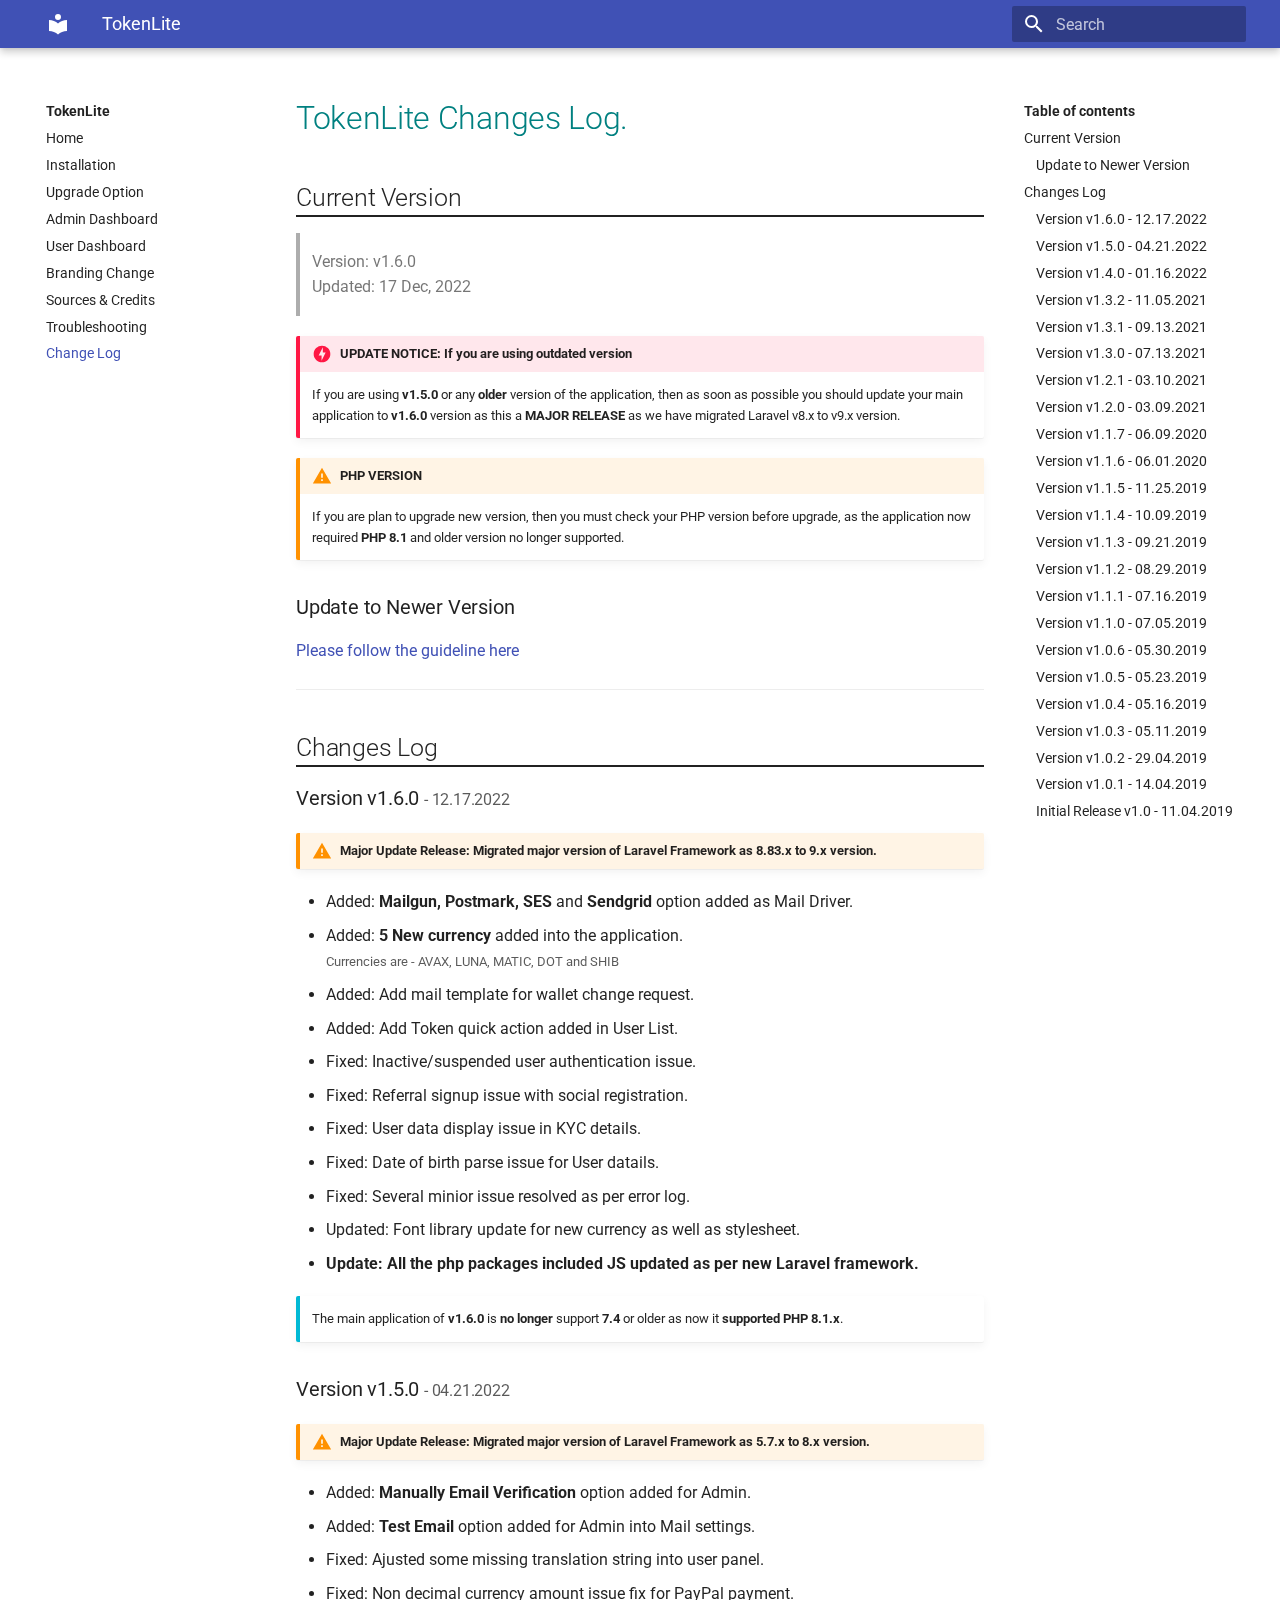
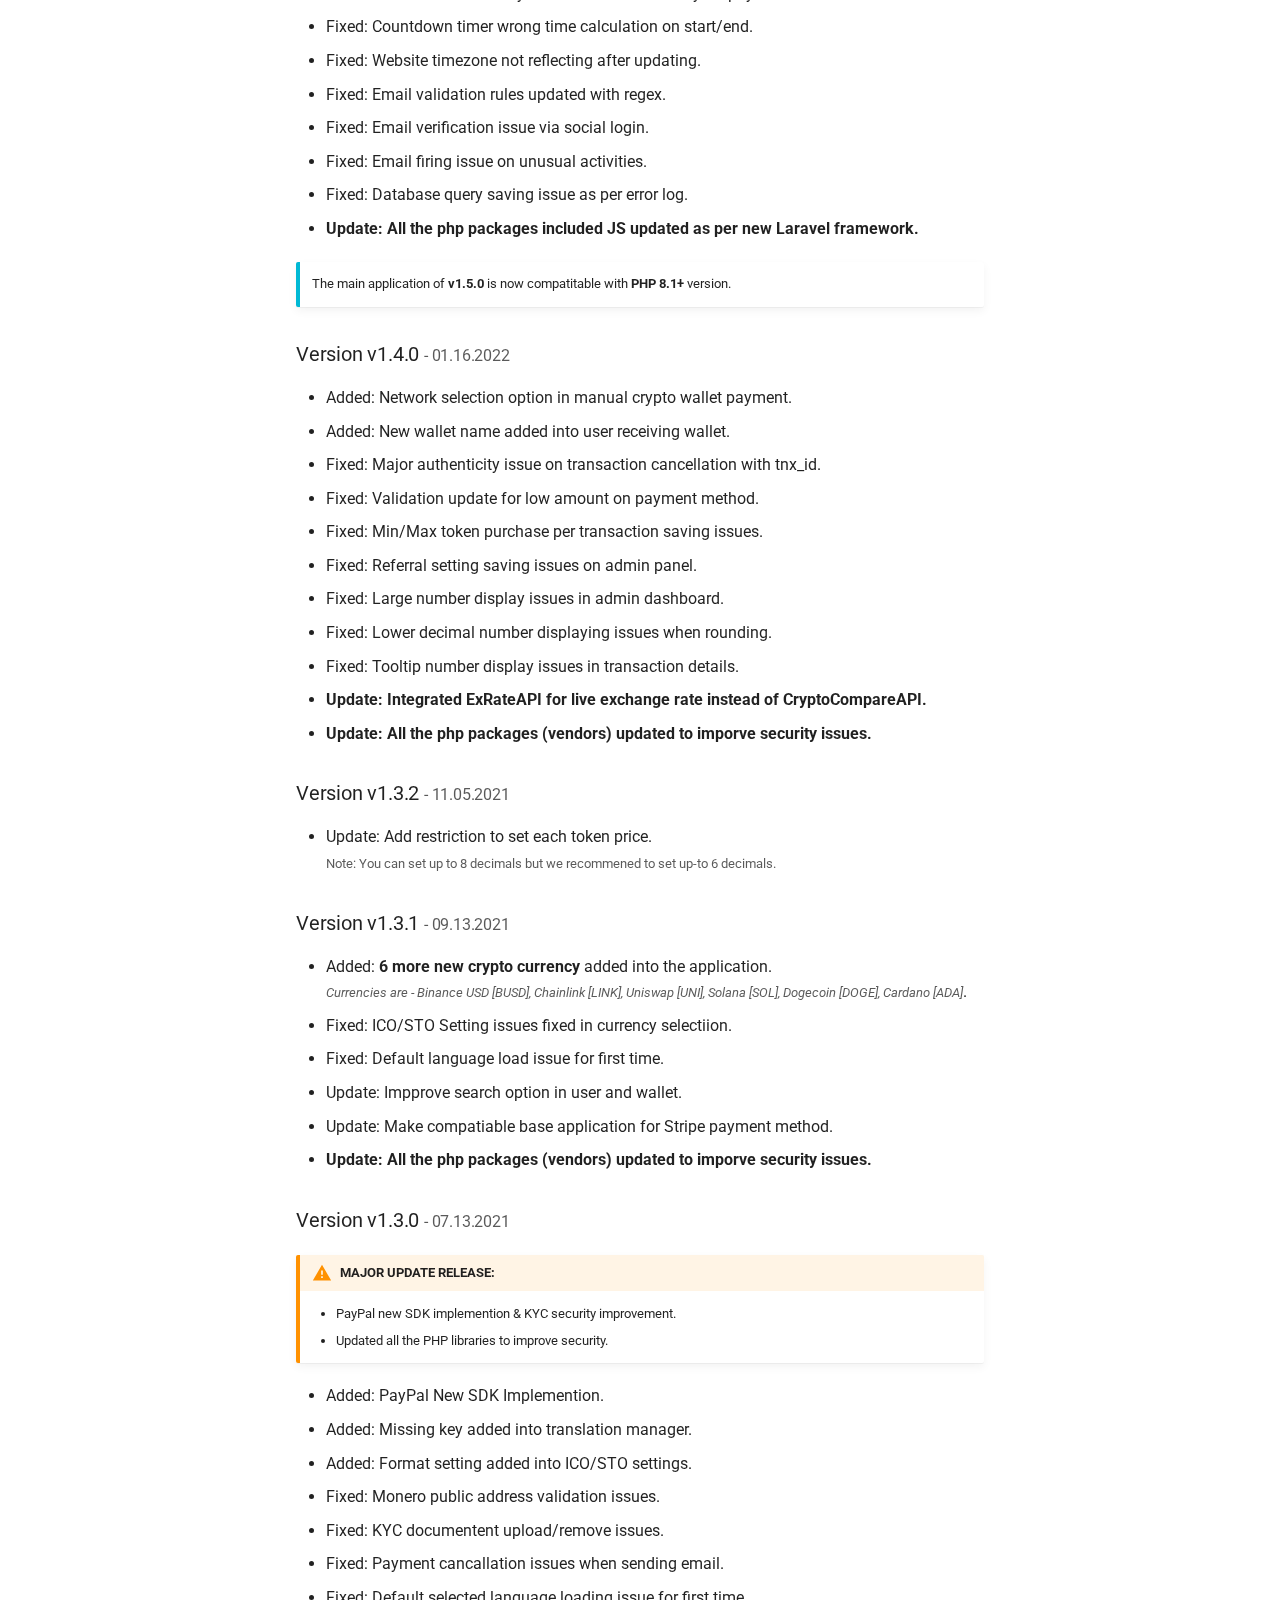
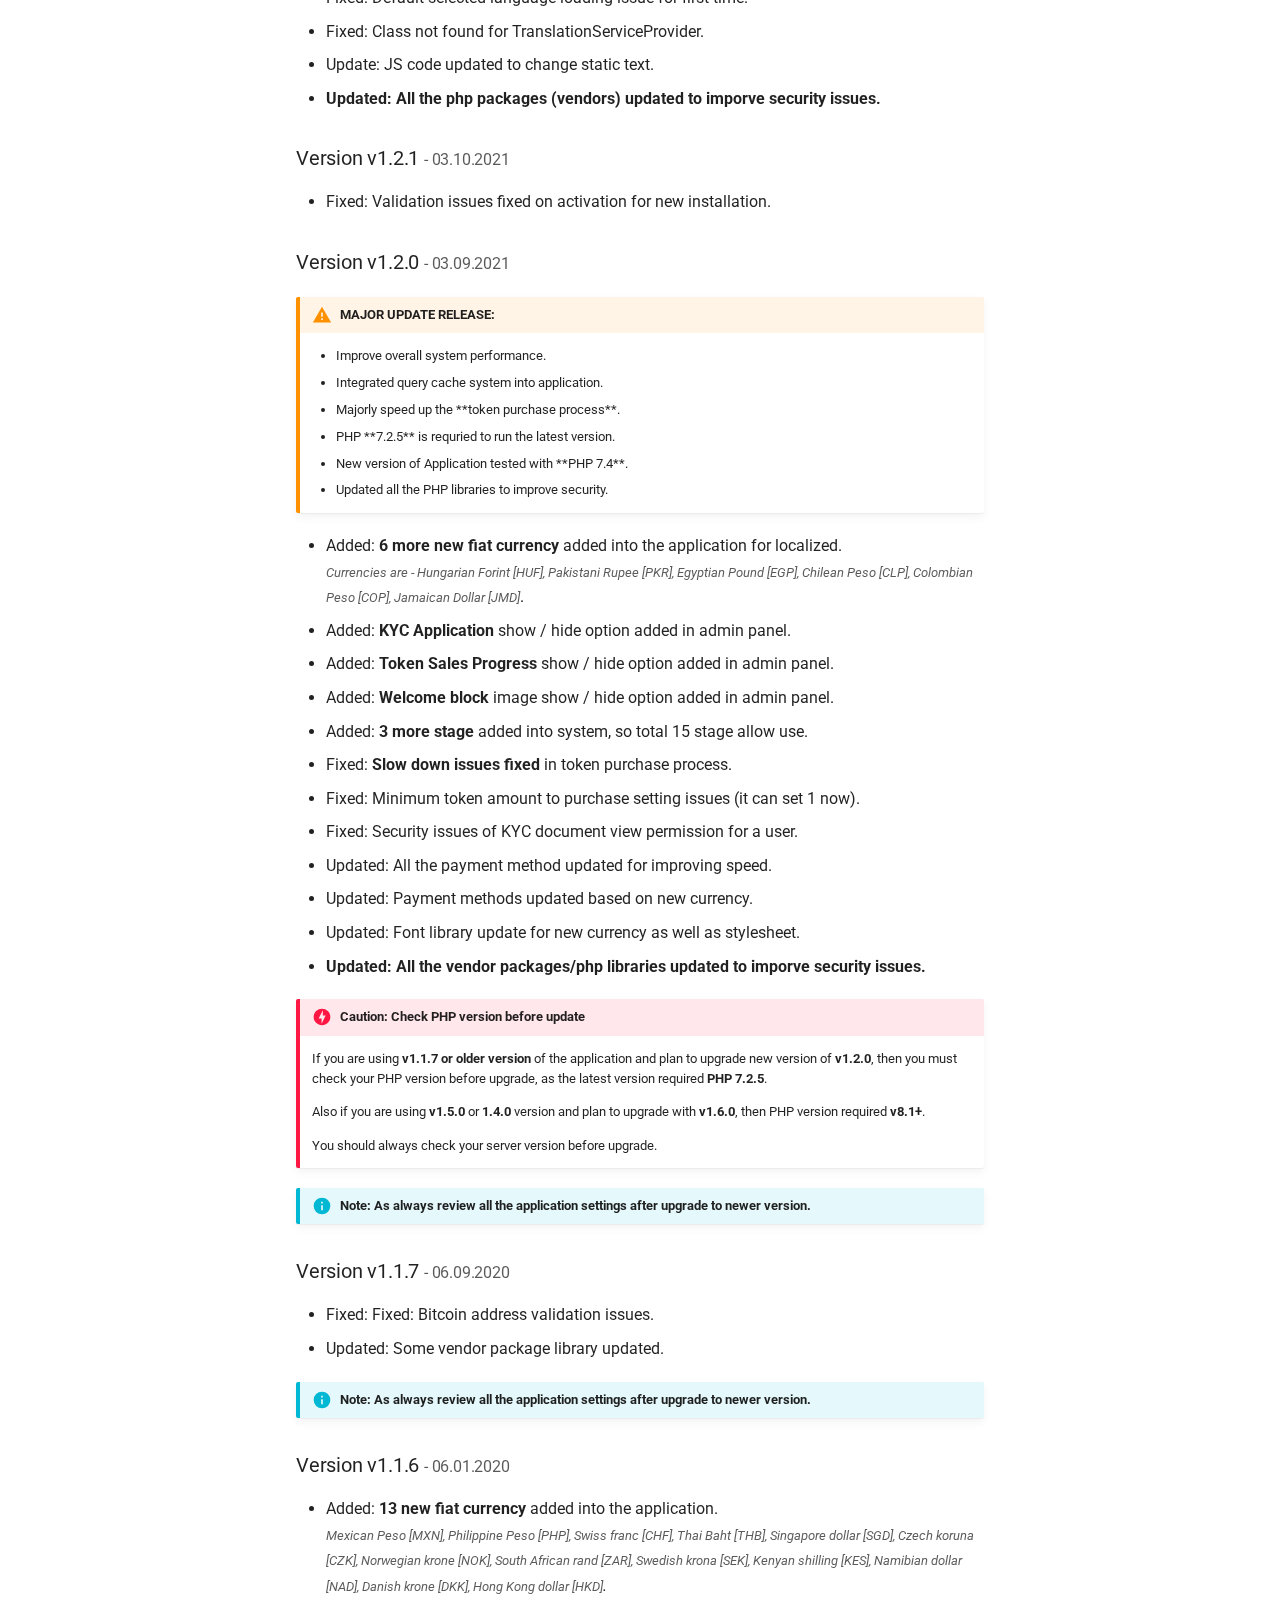
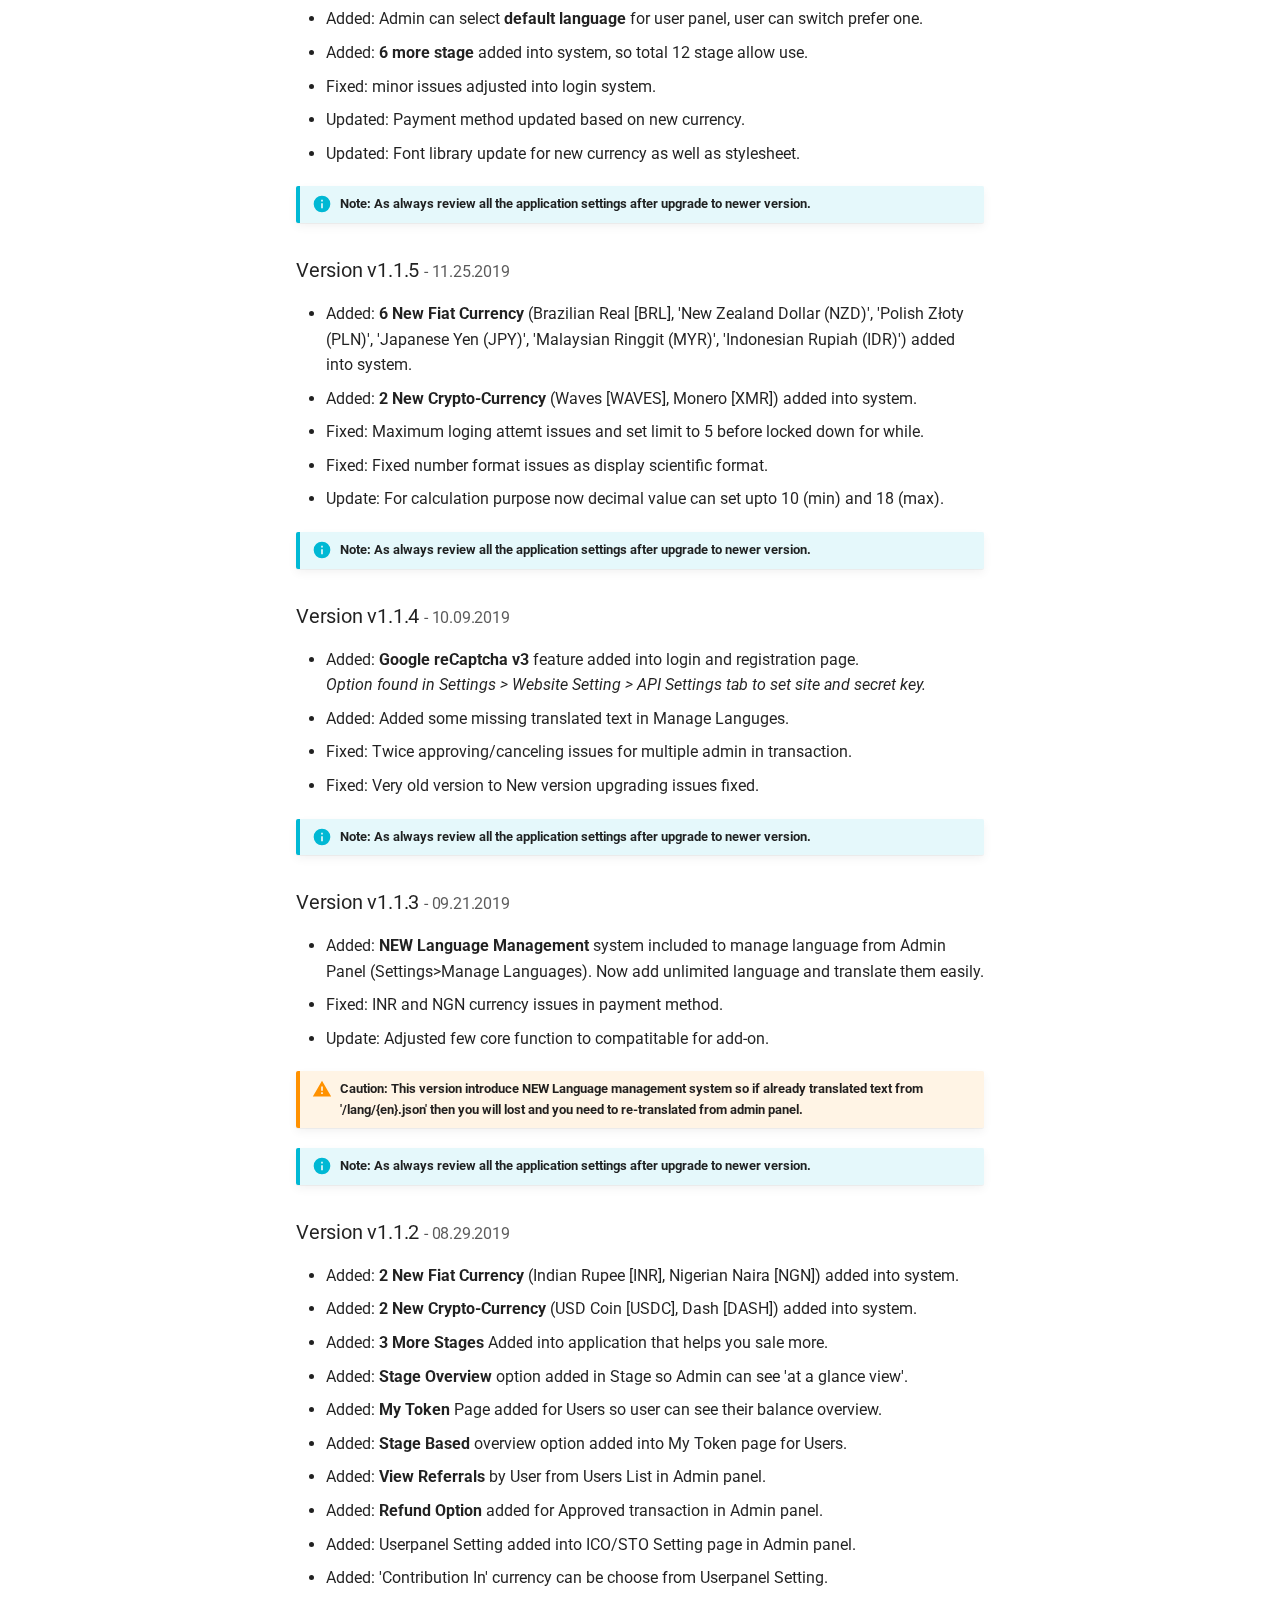
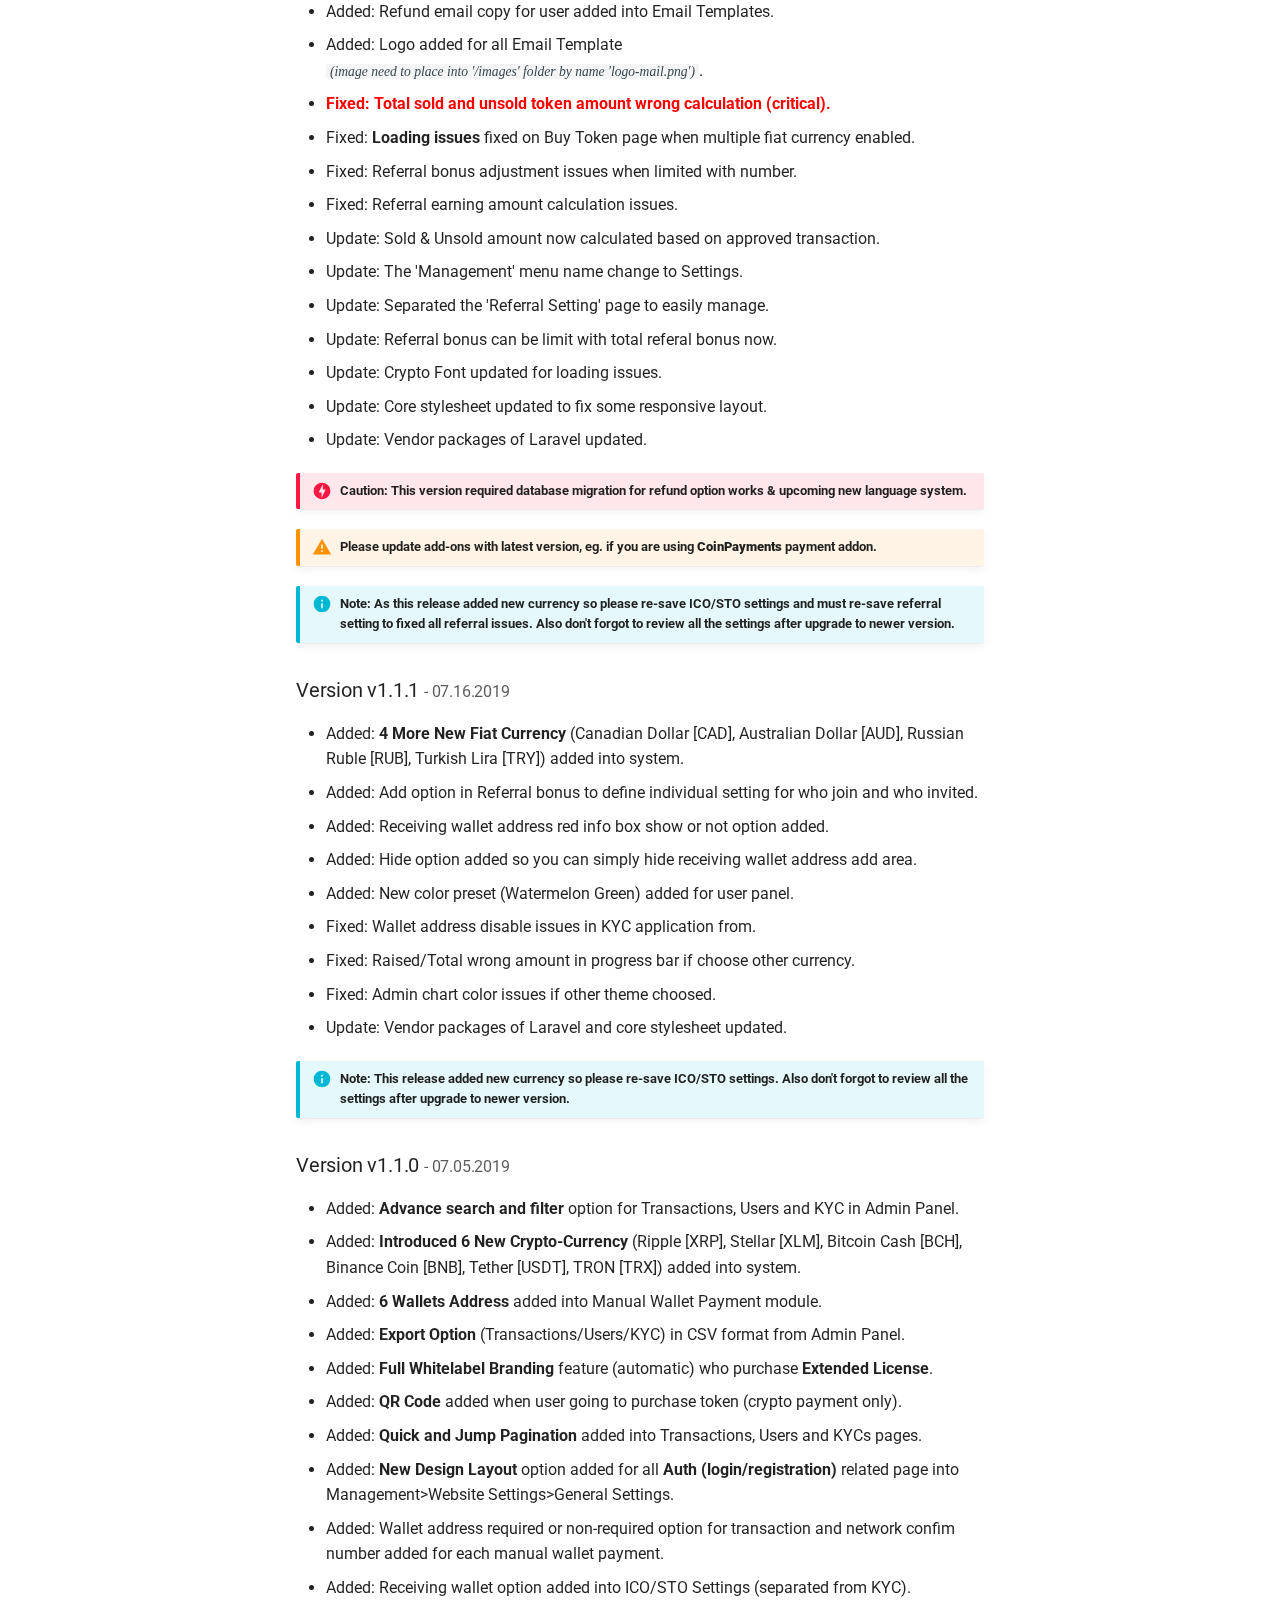
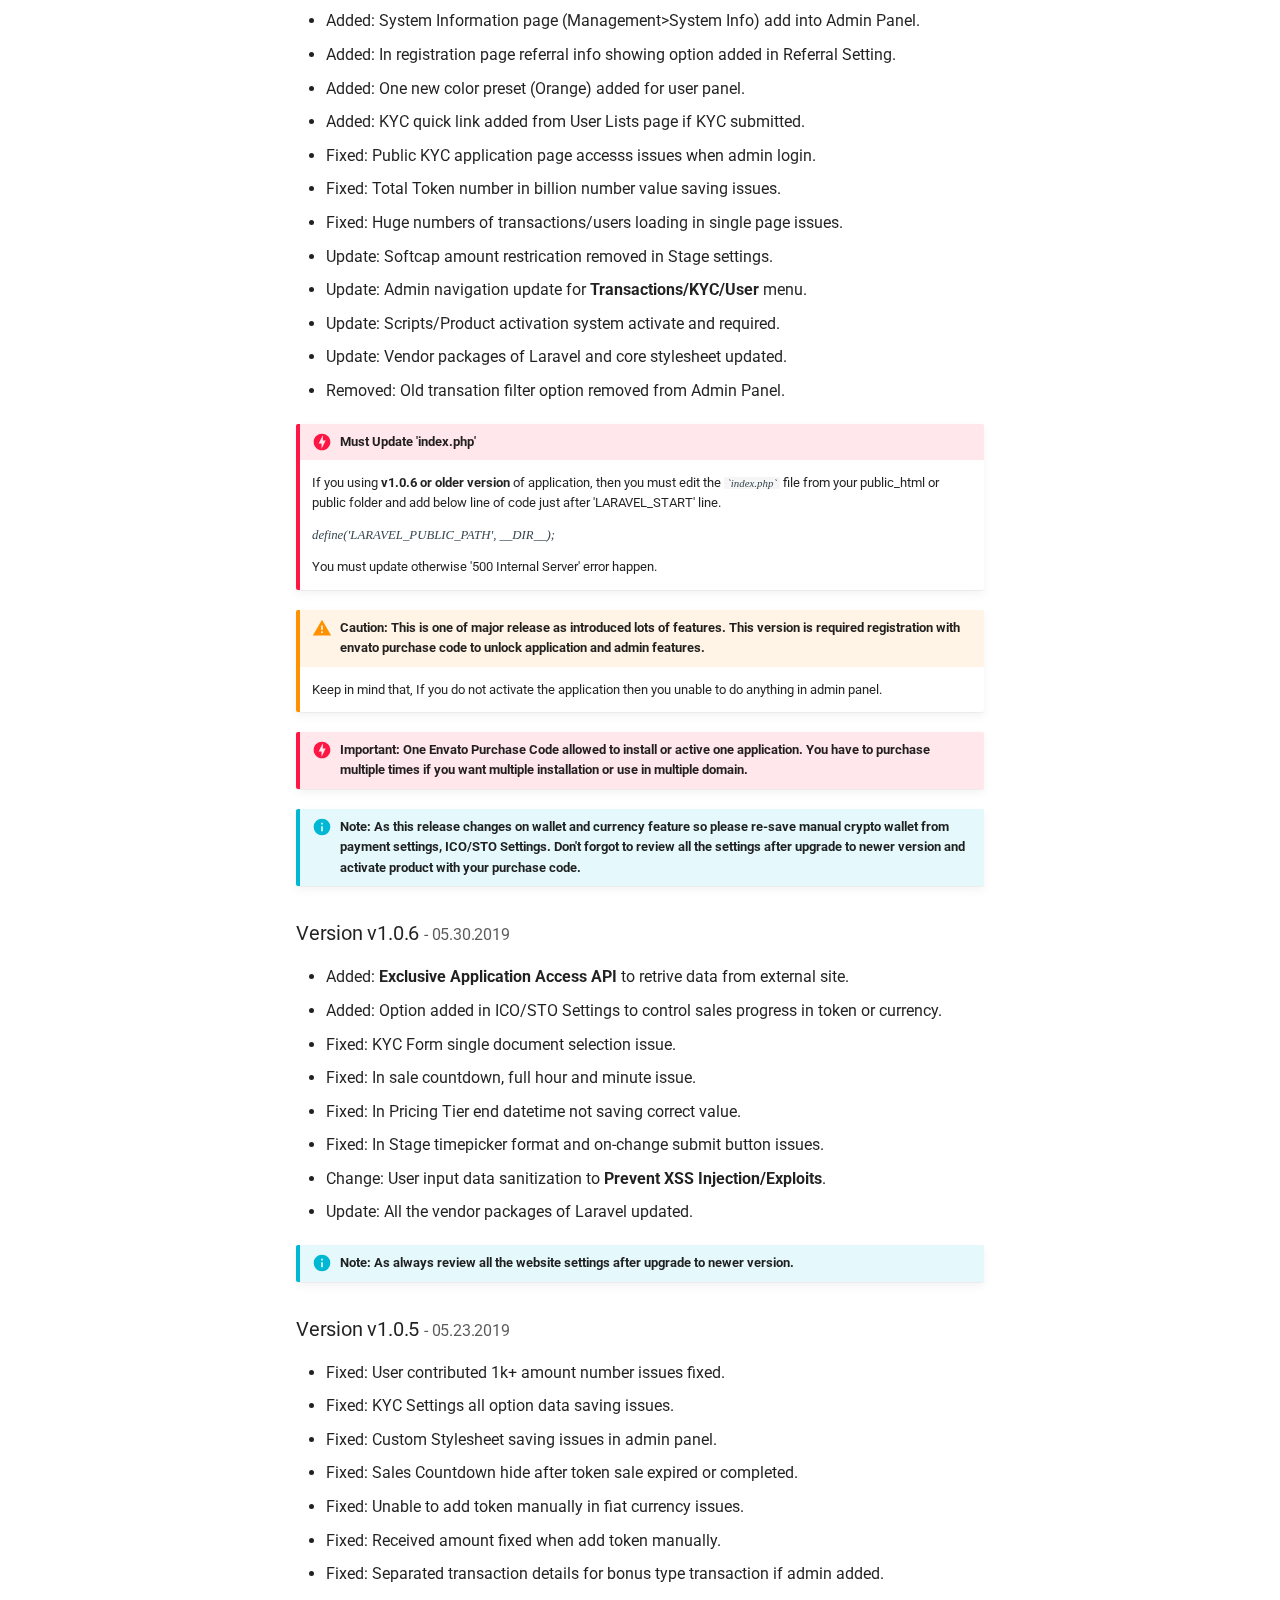
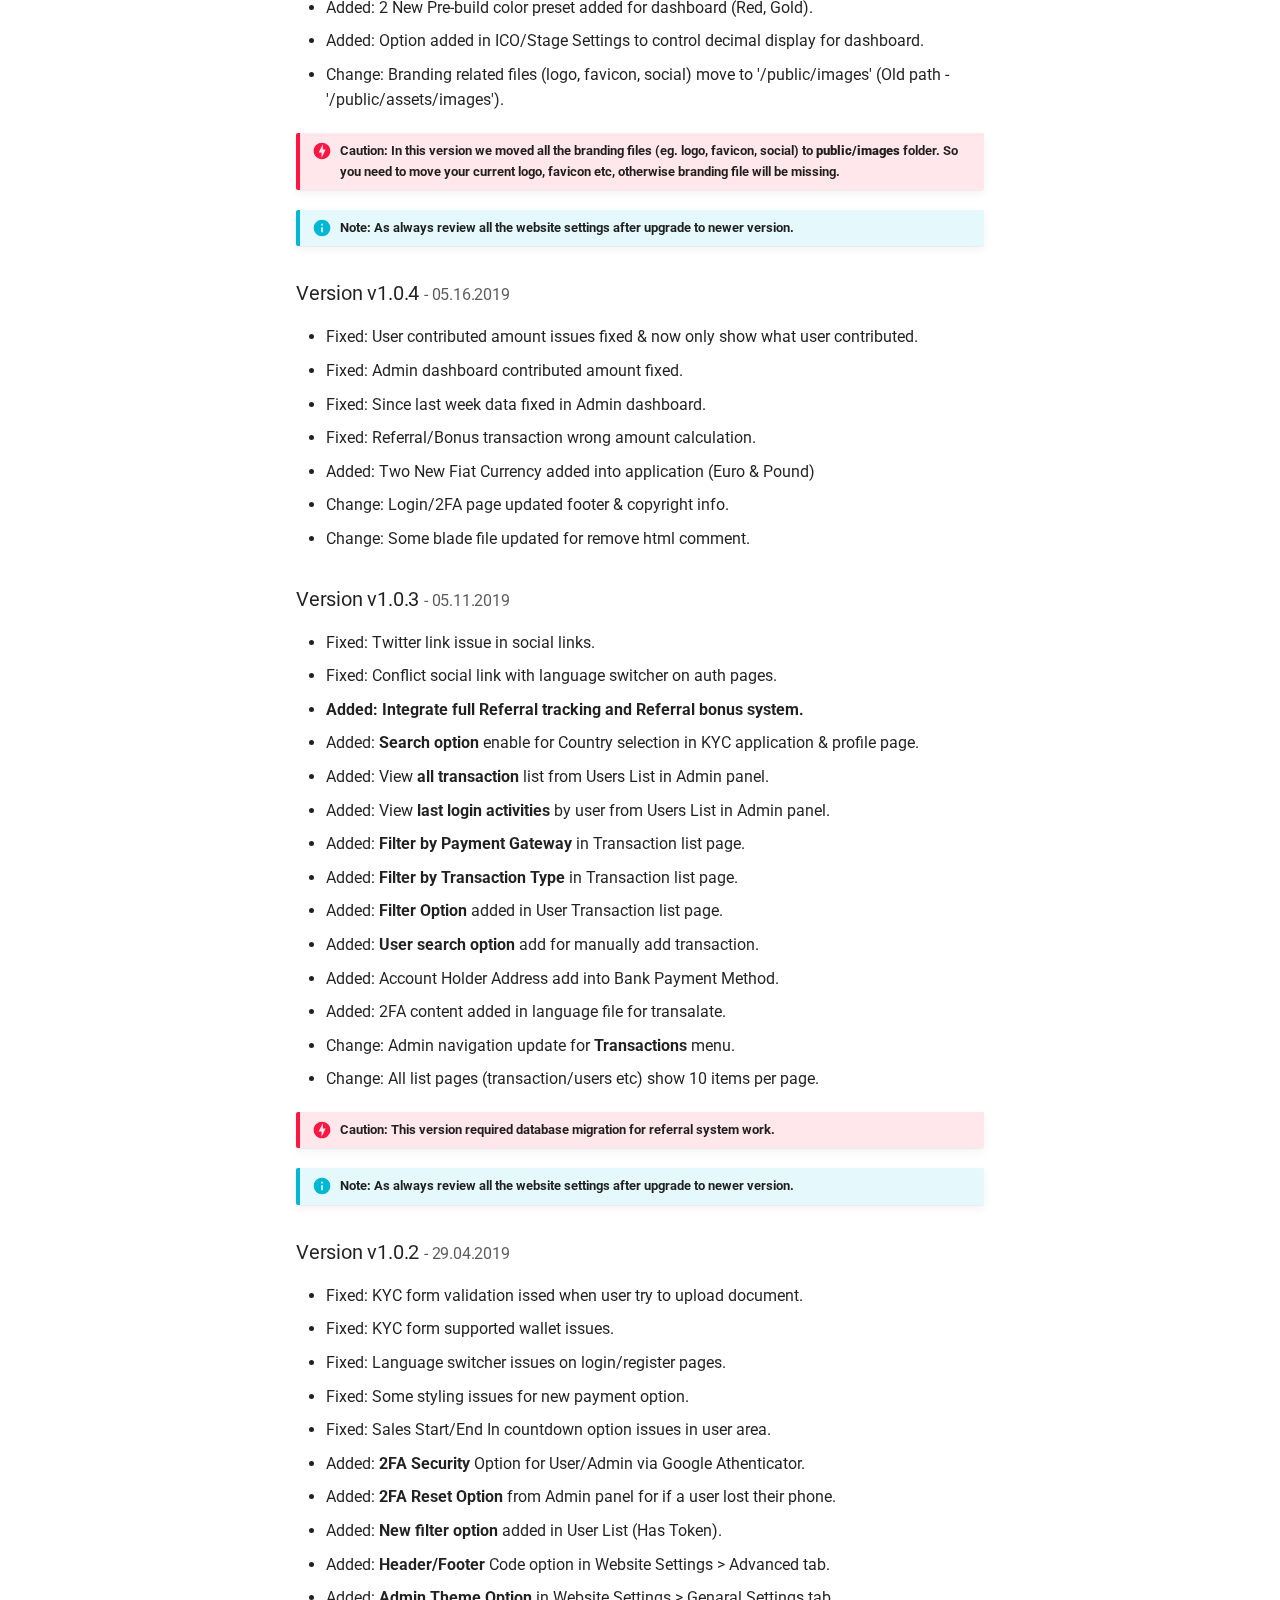
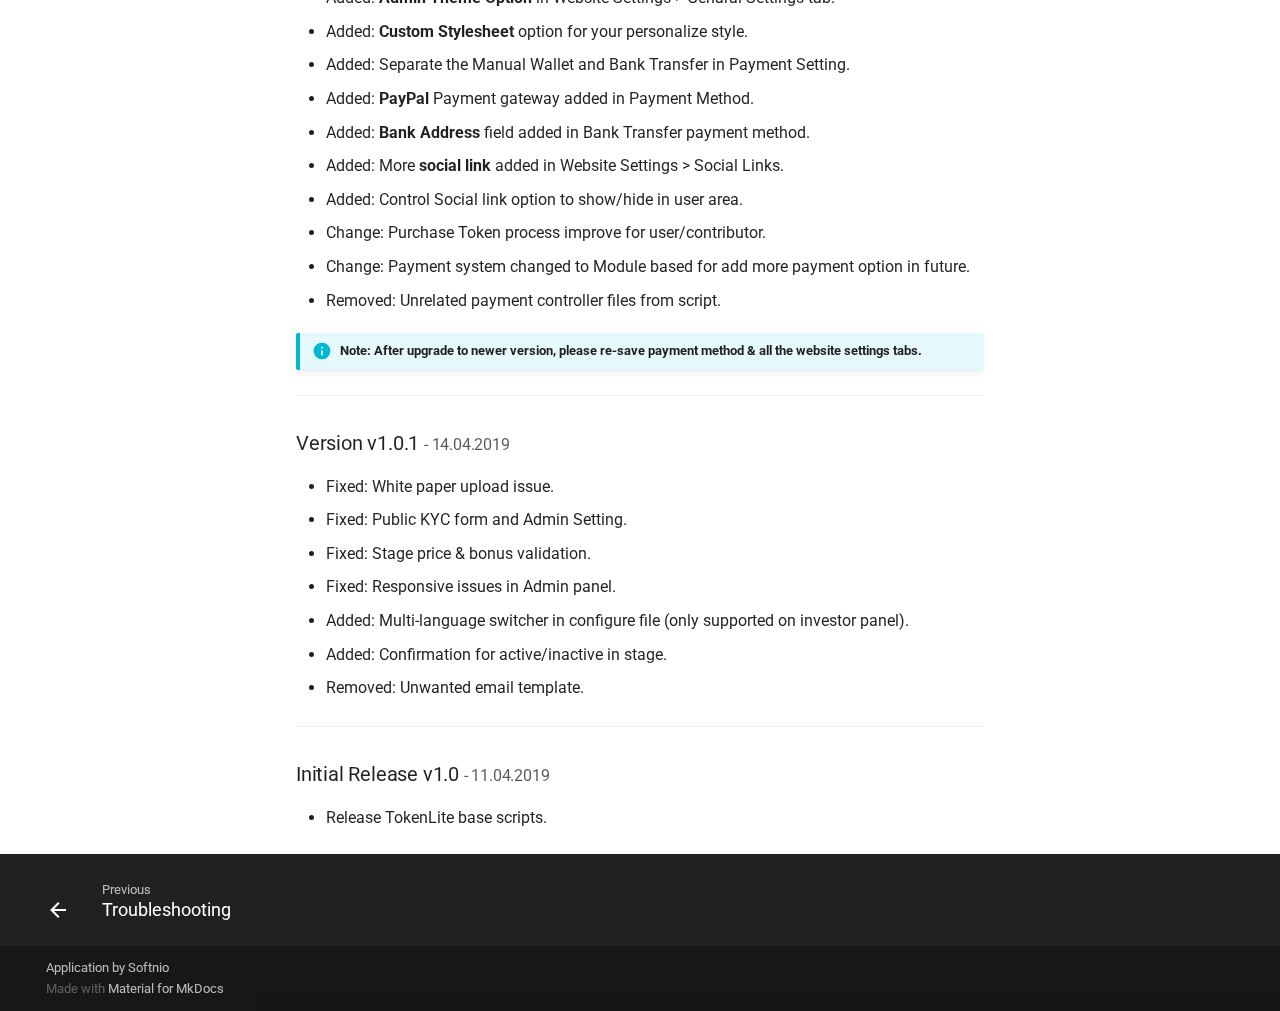
<file: documentation/change-log.html>
<!doctype html>
<html lang="en" class="no-js">
  <head>
    
      <meta charset="utf-8">
      <meta name="viewport" content="width=device-width,initial-scale=1">
      
        <meta name="description" content="TokenLite Documentation">
      
      
      
        <meta name="author" content="Softnio">
      
      
        <link rel="canonical" href="https://docs.tokenlite.net/change-log.html">
      
      <link rel="icon" href="assets/images/favicon.png">
      <meta name="generator" content="mkdocs-1.2.1, mkdocs-material-7.1.9">
    
    
      
        <title>Change Log - TokenLite</title>
      
    
    
      <link rel="stylesheet" href="assets/stylesheets/main.ca7ac06f.min.css">
      
        
        <link rel="stylesheet" href="assets/stylesheets/palette.f1a3b89f.min.css">
        
      
    
    
    
      
        
        <link rel="preconnect" href="https://fonts.gstatic.com" crossorigin>
        <link rel="stylesheet" href="https://fonts.googleapis.com/css?family=Roboto:300,400,400i,700%7CRoboto+Mono&display=fallback">
        <style>:root{--md-text-font-family:"Roboto";--md-code-font-family:"Roboto Mono"}</style>
      
    
    
    
      <link rel="stylesheet" href="css/custom.css">
    
    
      


    
    
  </head>
  
  
    
    
    
    
    
    <body dir="ltr" data-md-color-scheme="" data-md-color-primary="none" data-md-color-accent="none">
  
    
    <script>function __prefix(e){return new URL(".",location).pathname+"."+e}function __get(e,t=localStorage){return JSON.parse(t.getItem(__prefix(e)))}</script>
    
    <input class="md-toggle" data-md-toggle="drawer" type="checkbox" id="__drawer" autocomplete="off">
    <input class="md-toggle" data-md-toggle="search" type="checkbox" id="__search" autocomplete="off">
    <label class="md-overlay" for="__drawer"></label>
    <div data-md-component="skip">
      
        
        <a href="#tokenlite-changes-log" class="md-skip">
          Skip to content
        </a>
      
    </div>
    <div data-md-component="announce">
      
    </div>
    
      <header class="md-header" data-md-component="header">
  <nav class="md-header__inner md-grid" aria-label="Header">
    <a href="index.html" title="TokenLite" class="md-header__button md-logo" aria-label="TokenLite" data-md-component="logo">
      
  
  <svg xmlns="http://www.w3.org/2000/svg" viewBox="0 0 24 24"><path d="M12 8a3 3 0 0 0 3-3 3 3 0 0 0-3-3 3 3 0 0 0-3 3 3 3 0 0 0 3 3m0 3.54C9.64 9.35 6.5 8 3 8v11c3.5 0 6.64 1.35 9 3.54 2.36-2.19 5.5-3.54 9-3.54V8c-3.5 0-6.64 1.35-9 3.54z"/></svg>

    </a>
    <label class="md-header__button md-icon" for="__drawer">
      <svg xmlns="http://www.w3.org/2000/svg" viewBox="0 0 24 24"><path d="M3 6h18v2H3V6m0 5h18v2H3v-2m0 5h18v2H3v-2z"/></svg>
    </label>
    <div class="md-header__title" data-md-component="header-title">
      <div class="md-header__ellipsis">
        <div class="md-header__topic">
          <span class="md-ellipsis">
            TokenLite
          </span>
        </div>
        <div class="md-header__topic" data-md-component="header-topic">
          <span class="md-ellipsis">
            
              Change Log
            
          </span>
        </div>
      </div>
    </div>
    
    
    
      <label class="md-header__button md-icon" for="__search">
        <svg xmlns="http://www.w3.org/2000/svg" viewBox="0 0 24 24"><path d="M9.5 3A6.5 6.5 0 0 1 16 9.5c0 1.61-.59 3.09-1.56 4.23l.27.27h.79l5 5-1.5 1.5-5-5v-.79l-.27-.27A6.516 6.516 0 0 1 9.5 16 6.5 6.5 0 0 1 3 9.5 6.5 6.5 0 0 1 9.5 3m0 2C7 5 5 7 5 9.5S7 14 9.5 14 14 12 14 9.5 12 5 9.5 5z"/></svg>
      </label>
      
<div class="md-search" data-md-component="search" role="dialog">
  <label class="md-search__overlay" for="__search"></label>
  <div class="md-search__inner" role="search">
    <form class="md-search__form" name="search">
      <input type="text" class="md-search__input" name="query" aria-label="Search" placeholder="Search" autocapitalize="off" autocorrect="off" autocomplete="off" spellcheck="false" data-md-component="search-query" data-md-state="active" required>
      <label class="md-search__icon md-icon" for="__search">
        <svg xmlns="http://www.w3.org/2000/svg" viewBox="0 0 24 24"><path d="M9.5 3A6.5 6.5 0 0 1 16 9.5c0 1.61-.59 3.09-1.56 4.23l.27.27h.79l5 5-1.5 1.5-5-5v-.79l-.27-.27A6.516 6.516 0 0 1 9.5 16 6.5 6.5 0 0 1 3 9.5 6.5 6.5 0 0 1 9.5 3m0 2C7 5 5 7 5 9.5S7 14 9.5 14 14 12 14 9.5 12 5 9.5 5z"/></svg>
        <svg xmlns="http://www.w3.org/2000/svg" viewBox="0 0 24 24"><path d="M20 11v2H8l5.5 5.5-1.42 1.42L4.16 12l7.92-7.92L13.5 5.5 8 11h12z"/></svg>
      </label>
      <button type="reset" class="md-search__icon md-icon" aria-label="Clear" tabindex="-1">
        <svg xmlns="http://www.w3.org/2000/svg" viewBox="0 0 24 24"><path d="M19 6.41 17.59 5 12 10.59 6.41 5 5 6.41 10.59 12 5 17.59 6.41 19 12 13.41 17.59 19 19 17.59 13.41 12 19 6.41z"/></svg>
      </button>
    </form>
    <div class="md-search__output">
      <div class="md-search__scrollwrap" data-md-scrollfix>
        <div class="md-search-result" data-md-component="search-result">
          <div class="md-search-result__meta">
            Initializing search
          </div>
          <ol class="md-search-result__list"></ol>
        </div>
      </div>
    </div>
  </div>
</div>
    
    
  </nav>
</header>
    
    <div class="md-container" data-md-component="container">
      
      
        
      
      <main class="md-main" data-md-component="main">
        <div class="md-main__inner md-grid">
          
            
              
              <div class="md-sidebar md-sidebar--primary" data-md-component="sidebar" data-md-type="navigation" >
                <div class="md-sidebar__scrollwrap">
                  <div class="md-sidebar__inner">
                    


<nav class="md-nav md-nav--primary" aria-label="Navigation" data-md-level="0">
  <label class="md-nav__title" for="__drawer">
    <a href="index.html" title="TokenLite" class="md-nav__button md-logo" aria-label="TokenLite" data-md-component="logo">
      
  
  <svg xmlns="http://www.w3.org/2000/svg" viewBox="0 0 24 24"><path d="M12 8a3 3 0 0 0 3-3 3 3 0 0 0-3-3 3 3 0 0 0-3 3 3 3 0 0 0 3 3m0 3.54C9.64 9.35 6.5 8 3 8v11c3.5 0 6.64 1.35 9 3.54 2.36-2.19 5.5-3.54 9-3.54V8c-3.5 0-6.64 1.35-9 3.54z"/></svg>

    </a>
    TokenLite
  </label>
  
  <ul class="md-nav__list" data-md-scrollfix>
    
      
      
      

  
  
  
    <li class="md-nav__item">
      <a href="index.html" class="md-nav__link">
        Home
      </a>
    </li>
  

    
      
      
      

  
  
  
    <li class="md-nav__item">
      <a href="installation.html" class="md-nav__link">
        Installation
      </a>
    </li>
  

    
      
      
      

  
  
  
    <li class="md-nav__item">
      <a href="upgrade.html" class="md-nav__link">
        Upgrade Option
      </a>
    </li>
  

    
      
      
      

  
  
  
    <li class="md-nav__item">
      <a href="admin.html" class="md-nav__link">
        Admin Dashboard
      </a>
    </li>
  

    
      
      
      

  
  
  
    <li class="md-nav__item">
      <a href="user.html" class="md-nav__link">
        User Dashboard
      </a>
    </li>
  

    
      
      
      

  
  
  
    <li class="md-nav__item">
      <a href="branding.html" class="md-nav__link">
        Branding Change
      </a>
    </li>
  

    
      
      
      

  
  
  
    <li class="md-nav__item">
      <a href="credit.html" class="md-nav__link">
        Sources & Credits
      </a>
    </li>
  

    
      
      
      

  
  
  
    <li class="md-nav__item">
      <a href="troubleshooting.html" class="md-nav__link">
        Troubleshooting
      </a>
    </li>
  

    
      
      
      

  
  
    
  
  
    <li class="md-nav__item md-nav__item--active">
      
      <input class="md-nav__toggle md-toggle" data-md-toggle="toc" type="checkbox" id="__toc">
      
      
        
      
      
        <label class="md-nav__link md-nav__link--active" for="__toc">
          Change Log
          <span class="md-nav__icon md-icon"></span>
        </label>
      
      <a href="change-log.html" class="md-nav__link md-nav__link--active">
        Change Log
      </a>
      
        
<nav class="md-nav md-nav--secondary" aria-label="Table of contents">
  
  
  
    
  
  
    <label class="md-nav__title" for="__toc">
      <span class="md-nav__icon md-icon"></span>
      Table of contents
    </label>
    <ul class="md-nav__list" data-md-component="toc" data-md-scrollfix>
      
        <li class="md-nav__item">
  <a href="#current-version" class="md-nav__link">
    Current Version
  </a>
  
    <nav class="md-nav" aria-label="Current Version">
      <ul class="md-nav__list">
        
          <li class="md-nav__item">
  <a href="#update-to-newer-version" class="md-nav__link">
    Update to Newer Version
  </a>
  
</li>
        
      </ul>
    </nav>
  
</li>
      
        <li class="md-nav__item">
  <a href="#changes-log" class="md-nav__link">
    Changes Log
  </a>
  
    <nav class="md-nav" aria-label="Changes Log">
      <ul class="md-nav__list">
        
          <li class="md-nav__item">
  <a href="#version-v160-12172022" class="md-nav__link">
    Version v1.6.0 - 12.17.2022
  </a>
  
</li>
        
          <li class="md-nav__item">
  <a href="#version-v150-04212022" class="md-nav__link">
    Version v1.5.0 - 04.21.2022
  </a>
  
</li>
        
          <li class="md-nav__item">
  <a href="#version-v140-01162022" class="md-nav__link">
    Version v1.4.0 - 01.16.2022
  </a>
  
</li>
        
          <li class="md-nav__item">
  <a href="#version-v132-11052021" class="md-nav__link">
    Version v1.3.2 - 11.05.2021
  </a>
  
</li>
        
          <li class="md-nav__item">
  <a href="#version-v131-09132021" class="md-nav__link">
    Version v1.3.1 - 09.13.2021
  </a>
  
</li>
        
          <li class="md-nav__item">
  <a href="#version-v130-07132021" class="md-nav__link">
    Version v1.3.0 - 07.13.2021
  </a>
  
</li>
        
          <li class="md-nav__item">
  <a href="#version-v121-03102021" class="md-nav__link">
    Version v1.2.1 - 03.10.2021
  </a>
  
</li>
        
          <li class="md-nav__item">
  <a href="#version-v120-03092021" class="md-nav__link">
    Version v1.2.0 - 03.09.2021
  </a>
  
</li>
        
          <li class="md-nav__item">
  <a href="#version-v117-06092020" class="md-nav__link">
    Version v1.1.7 - 06.09.2020
  </a>
  
</li>
        
          <li class="md-nav__item">
  <a href="#version-v116-06012020" class="md-nav__link">
    Version v1.1.6 - 06.01.2020
  </a>
  
</li>
        
          <li class="md-nav__item">
  <a href="#version-v115-11252019" class="md-nav__link">
    Version v1.1.5 - 11.25.2019
  </a>
  
</li>
        
          <li class="md-nav__item">
  <a href="#version-v114-10092019" class="md-nav__link">
    Version v1.1.4 - 10.09.2019
  </a>
  
</li>
        
          <li class="md-nav__item">
  <a href="#version-v113-09212019" class="md-nav__link">
    Version v1.1.3 - 09.21.2019
  </a>
  
</li>
        
          <li class="md-nav__item">
  <a href="#version-v112-08292019" class="md-nav__link">
    Version v1.1.2 - 08.29.2019
  </a>
  
</li>
        
          <li class="md-nav__item">
  <a href="#version-v111-07162019" class="md-nav__link">
    Version v1.1.1 - 07.16.2019
  </a>
  
</li>
        
          <li class="md-nav__item">
  <a href="#version-v110-07052019" class="md-nav__link">
    Version v1.1.0 - 07.05.2019
  </a>
  
</li>
        
          <li class="md-nav__item">
  <a href="#version-v106-05302019" class="md-nav__link">
    Version v1.0.6 - 05.30.2019
  </a>
  
</li>
        
          <li class="md-nav__item">
  <a href="#version-v105-05232019" class="md-nav__link">
    Version v1.0.5 - 05.23.2019
  </a>
  
</li>
        
          <li class="md-nav__item">
  <a href="#version-v104-05162019" class="md-nav__link">
    Version v1.0.4 - 05.16.2019
  </a>
  
</li>
        
          <li class="md-nav__item">
  <a href="#version-v103-05112019" class="md-nav__link">
    Version v1.0.3 - 05.11.2019
  </a>
  
</li>
        
          <li class="md-nav__item">
  <a href="#version-v102-29042019" class="md-nav__link">
    Version v1.0.2 - 29.04.2019
  </a>
  
</li>
        
          <li class="md-nav__item">
  <a href="#version-v101-14042019" class="md-nav__link">
    Version v1.0.1 - 14.04.2019
  </a>
  
</li>
        
          <li class="md-nav__item">
  <a href="#initial-release-v10-11042019" class="md-nav__link">
    Initial Release v1.0 - 11.04.2019
  </a>
  
</li>
        
      </ul>
    </nav>
  
</li>
      
    </ul>
  
</nav>
      
    </li>
  

    
  </ul>
</nav>
                  </div>
                </div>
              </div>
            
            
              
              <div class="md-sidebar md-sidebar--secondary" data-md-component="sidebar" data-md-type="toc" >
                <div class="md-sidebar__scrollwrap">
                  <div class="md-sidebar__inner">
                    
<nav class="md-nav md-nav--secondary" aria-label="Table of contents">
  
  
  
    
  
  
    <label class="md-nav__title" for="__toc">
      <span class="md-nav__icon md-icon"></span>
      Table of contents
    </label>
    <ul class="md-nav__list" data-md-component="toc" data-md-scrollfix>
      
        <li class="md-nav__item">
  <a href="#current-version" class="md-nav__link">
    Current Version
  </a>
  
    <nav class="md-nav" aria-label="Current Version">
      <ul class="md-nav__list">
        
          <li class="md-nav__item">
  <a href="#update-to-newer-version" class="md-nav__link">
    Update to Newer Version
  </a>
  
</li>
        
      </ul>
    </nav>
  
</li>
      
        <li class="md-nav__item">
  <a href="#changes-log" class="md-nav__link">
    Changes Log
  </a>
  
    <nav class="md-nav" aria-label="Changes Log">
      <ul class="md-nav__list">
        
          <li class="md-nav__item">
  <a href="#version-v160-12172022" class="md-nav__link">
    Version v1.6.0 - 12.17.2022
  </a>
  
</li>
        
          <li class="md-nav__item">
  <a href="#version-v150-04212022" class="md-nav__link">
    Version v1.5.0 - 04.21.2022
  </a>
  
</li>
        
          <li class="md-nav__item">
  <a href="#version-v140-01162022" class="md-nav__link">
    Version v1.4.0 - 01.16.2022
  </a>
  
</li>
        
          <li class="md-nav__item">
  <a href="#version-v132-11052021" class="md-nav__link">
    Version v1.3.2 - 11.05.2021
  </a>
  
</li>
        
          <li class="md-nav__item">
  <a href="#version-v131-09132021" class="md-nav__link">
    Version v1.3.1 - 09.13.2021
  </a>
  
</li>
        
          <li class="md-nav__item">
  <a href="#version-v130-07132021" class="md-nav__link">
    Version v1.3.0 - 07.13.2021
  </a>
  
</li>
        
          <li class="md-nav__item">
  <a href="#version-v121-03102021" class="md-nav__link">
    Version v1.2.1 - 03.10.2021
  </a>
  
</li>
        
          <li class="md-nav__item">
  <a href="#version-v120-03092021" class="md-nav__link">
    Version v1.2.0 - 03.09.2021
  </a>
  
</li>
        
          <li class="md-nav__item">
  <a href="#version-v117-06092020" class="md-nav__link">
    Version v1.1.7 - 06.09.2020
  </a>
  
</li>
        
          <li class="md-nav__item">
  <a href="#version-v116-06012020" class="md-nav__link">
    Version v1.1.6 - 06.01.2020
  </a>
  
</li>
        
          <li class="md-nav__item">
  <a href="#version-v115-11252019" class="md-nav__link">
    Version v1.1.5 - 11.25.2019
  </a>
  
</li>
        
          <li class="md-nav__item">
  <a href="#version-v114-10092019" class="md-nav__link">
    Version v1.1.4 - 10.09.2019
  </a>
  
</li>
        
          <li class="md-nav__item">
  <a href="#version-v113-09212019" class="md-nav__link">
    Version v1.1.3 - 09.21.2019
  </a>
  
</li>
        
          <li class="md-nav__item">
  <a href="#version-v112-08292019" class="md-nav__link">
    Version v1.1.2 - 08.29.2019
  </a>
  
</li>
        
          <li class="md-nav__item">
  <a href="#version-v111-07162019" class="md-nav__link">
    Version v1.1.1 - 07.16.2019
  </a>
  
</li>
        
          <li class="md-nav__item">
  <a href="#version-v110-07052019" class="md-nav__link">
    Version v1.1.0 - 07.05.2019
  </a>
  
</li>
        
          <li class="md-nav__item">
  <a href="#version-v106-05302019" class="md-nav__link">
    Version v1.0.6 - 05.30.2019
  </a>
  
</li>
        
          <li class="md-nav__item">
  <a href="#version-v105-05232019" class="md-nav__link">
    Version v1.0.5 - 05.23.2019
  </a>
  
</li>
        
          <li class="md-nav__item">
  <a href="#version-v104-05162019" class="md-nav__link">
    Version v1.0.4 - 05.16.2019
  </a>
  
</li>
        
          <li class="md-nav__item">
  <a href="#version-v103-05112019" class="md-nav__link">
    Version v1.0.3 - 05.11.2019
  </a>
  
</li>
        
          <li class="md-nav__item">
  <a href="#version-v102-29042019" class="md-nav__link">
    Version v1.0.2 - 29.04.2019
  </a>
  
</li>
        
          <li class="md-nav__item">
  <a href="#version-v101-14042019" class="md-nav__link">
    Version v1.0.1 - 14.04.2019
  </a>
  
</li>
        
          <li class="md-nav__item">
  <a href="#initial-release-v10-11042019" class="md-nav__link">
    Initial Release v1.0 - 11.04.2019
  </a>
  
</li>
        
      </ul>
    </nav>
  
</li>
      
    </ul>
  
</nav>
                  </div>
                </div>
              </div>
            
          
          <div class="md-content" data-md-component="content">
            <article class="md-content__inner md-typeset">
              
                
                
                <h1 id="tokenlite-changes-log">TokenLite Changes Log.</h1>
<h2 id="current-version">Current Version</h2>
<blockquote>
<p>Version: v1.6.0 <br> Updated: 17 Dec, 2022</p>
</blockquote>
<div class="admonition danger">
    <p class="admonition-title">UPDATE NOTICE: If you are using outdated version</p>
    <p>If you are using <strong>v1.5.0</strong> or any <strong>older</strong> version of the application, then as soon as possible you should update your main application to <strong>v1.6.0</strong> version as this a <strong>MAJOR RELEASE</strong> as we have migrated Laravel v8.x to v9.x version.</p>
</div>

<div class="admonition warning">
    <p class="admonition-title">PHP VERSION</p>
    <p>If you are plan to upgrade new version, then you must check your PHP version before upgrade, as the application now required <strong>PHP 8.1</strong> and older version no longer supported.</p>
</div>

<h3 id="update-to-newer-version">Update to Newer Version</h3>
<p><a href="upgrade.html">Please follow the guideline here</a></p>
<hr />
<h2 id="changes-log">Changes Log</h2>
<h3 id="version-v160-12172022">Version v1.6.0 <small>- 12.17.2022</small></h3>
<div class="admonition warning">
    <p class="admonition-title">Major Update Release: Migrated major version of Laravel Framework as 8.83.x to 9.x version.</p>
</div>

<ul>
<li>Added: <strong>Mailgun, Postmark, SES</strong> and <strong>Sendgrid</strong> option added as Mail Driver.</li>
<li>Added: <strong>5 New currency</strong> added into the application. <br><small>Currencies are - AVAX, LUNA, MATIC, DOT and SHIB</small></li>
<li>Added: Add mail template for wallet change request.</li>
<li>
<p>Added: Add Token quick action added in User List.</p>
</li>
<li>
<p>Fixed: Inactive/suspended user authentication issue.</p>
</li>
<li>Fixed: Referral signup issue with social registration.</li>
<li>Fixed: User data display issue in KYC details. </li>
<li>Fixed: Date of birth parse issue for User datails.</li>
<li>Fixed: Several minior issue resolved as per error log.</li>
<li>Updated: Font library update for new currency as well as stylesheet.</li>
<li><strong>Update: All the php packages included JS updated as per new Laravel framework.</strong></li>
</ul>
<div class="admonition info" id="150-compatitable">
    <p>The main application of <strong>v1.6.0</strong> is <strong>no longer</strong> support <strong>7.4</strong> or older as now it <strong>supported PHP 8.1.x</strong>.</p>
</div>

<h3 id="version-v150-04212022">Version v1.5.0 <small>- 04.21.2022</small></h3>
<div class="admonition warning">
    <p class="admonition-title">Major Update Release: Migrated major version of Laravel Framework as 5.7.x to 8.x version.</p>
</div>

<ul>
<li>Added: <strong>Manually Email Verification</strong> option added for Admin.</li>
<li>Added: <strong>Test Email</strong> option added for Admin into Mail settings.</li>
<li>Fixed: Ajusted some missing translation string into user panel. </li>
<li>Fixed: Non decimal currency amount issue fix for PayPal payment.</li>
<li>Fixed: Countdown timer wrong time calculation on start/end.</li>
<li>Fixed: Website timezone not reflecting after updating.</li>
<li>Fixed: Email validation rules updated with regex.</li>
<li>Fixed: Email verification issue via social login.</li>
<li>Fixed: Email firing issue on unusual activities.</li>
<li>Fixed: Database query saving issue as per error log. </li>
<li><strong>Update: All the php packages included JS updated as per new Laravel framework.</strong></li>
</ul>
<div class="admonition info" id="150-compatitable">
    <p>The main application of <strong>v1.5.0</strong> is now compatitable with <strong>PHP 8.1+</strong> version.</p>
</div>

<h3 id="version-v140-01162022">Version v1.4.0 <small>- 01.16.2022</small></h3>
<ul>
<li>Added: Network selection option in manual crypto wallet payment.</li>
<li>Added: New wallet name added into user receiving wallet.</li>
<li>Fixed: Major authenticity issue on transaction cancellation with tnx_id.</li>
<li>Fixed: Validation update for low amount on payment method.</li>
<li>Fixed: Min/Max token purchase per transaction saving issues.</li>
<li>Fixed: Referral setting saving issues on admin panel.</li>
<li>Fixed: Large number display issues in admin dashboard.</li>
<li>Fixed: Lower decimal number displaying issues when rounding.</li>
<li>Fixed: Tooltip number display issues in transaction details. </li>
<li><strong>Update: Integrated ExRateAPI for live exchange rate instead of CryptoCompareAPI. </strong></li>
<li><strong>Update: All the php packages (vendors) updated to imporve security issues.</strong></li>
</ul>
<h3 id="version-v132-11052021">Version v1.3.2 <small>- 11.05.2021</small></h3>
<ul>
<li>Update: Add restriction to set each token price. <br><small>Note: You can set up to 8 decimals but we recommened to set up-to 6 decimals.</small></li>
</ul>
<h3 id="version-v131-09132021">Version v1.3.1 <small>- 09.13.2021</small></h3>
<ul>
<li>Added: <strong>6 more new crypto currency</strong> added into the application. <br><small><em>Currencies are - Binance USD [BUSD], Chainlink [LINK], Uniswap [UNI], Solana [SOL], Dogecoin [DOGE], Cardano [ADA]</em></small>.</li>
<li>Fixed: ICO/STO Setting issues fixed in currency selectiion. </li>
<li>Fixed: Default language load issue for first time. </li>
<li>Update: Impprove search option in user and wallet. </li>
<li>Update: Make compatiable base application for Stripe payment method.</li>
<li><strong>Update: All the php packages (vendors) updated to imporve security issues.</strong></li>
</ul>
<h3 id="version-v130-07132021">Version v1.3.0 <small>- 07.13.2021</small></h3>
<div class="admonition warning">
    <p class="admonition-title">MAJOR UPDATE RELEASE:</p>
    <ul>
        <li>PayPal new SDK implemention & KYC security improvement.</li>
        <li>Updated all the PHP libraries to improve security.</li>
    </ul>
</div>

<ul>
<li>Added: PayPal New SDK Implemention.</li>
<li>Added: Missing key added into translation manager.</li>
<li>Added: Format setting added into ICO/STO settings.</li>
<li>Fixed: Monero public address validation issues.</li>
<li>Fixed: KYC documentent upload/remove issues.</li>
<li>Fixed: Payment cancallation issues when sending email.</li>
<li>Fixed: Default selected language loading issue for first time.</li>
<li>Fixed: Class not found for TranslationServiceProvider.</li>
<li>Update: JS code updated to change static text.</li>
<li><strong>Updated: All the php packages (vendors) updated to imporve security issues.</strong></li>
</ul>
<h3 id="version-v121-03102021">Version v1.2.1 <small>- 03.10.2021</small></h3>
<ul>
<li>Fixed: Validation issues fixed on activation for new installation.</li>
</ul>
<h3 id="version-v120-03092021">Version v1.2.0 <small>- 03.09.2021</small></h3>
<div class="admonition warning">
    <p class="admonition-title">MAJOR UPDATE RELEASE:</p>
    <ul>
        <li>Improve overall system performance.</li>
        <li>Integrated query cache system into application.</li>
        <li>Majorly speed up the **token purchase process**.</li>
        <li>PHP **7.2.5** is requried to run the latest version.</li>
        <li>New version of Application tested with **PHP 7.4**.</li>
        <li>Updated all the PHP libraries to improve security.</li>
    </ul>
</div>

<ul>
<li>Added: <strong>6 more new fiat currency</strong> added into the application for localized. <br><small><em>Currencies are - Hungarian Forint [HUF], Pakistani Rupee [PKR], Egyptian Pound [EGP], Chilean Peso [CLP], Colombian Peso [COP], Jamaican Dollar [JMD]</em></small>.</li>
<li>Added: <strong>KYC Application</strong> show / hide option added in admin panel.</li>
<li>Added: <strong>Token Sales Progress</strong> show / hide option added in admin panel.</li>
<li>Added: <strong>Welcome block</strong> image show / hide option added in admin panel.</li>
<li>Added: <strong>3 more stage</strong> added into system, so total 15 stage allow use.</li>
<li>Fixed: <strong>Slow down issues fixed</strong> in token purchase process.</li>
<li>Fixed: Minimum token amount to purchase setting issues (it can set 1 now).</li>
<li>Fixed: Security issues of KYC document view permission for a user.</li>
<li>Updated: All the payment method updated for improving speed.</li>
<li>Updated: Payment methods updated based on new currency.</li>
<li>Updated: Font library update for new currency as well as stylesheet.</li>
<li><strong>Updated: All the vendor packages/php libraries updated to imporve security issues.</strong></li>
</ul>
<div class="admonition danger" id="must-v110">
    <p class="admonition-title">Caution: Check PHP version before update</p>
    <p>If you are using <strong>v1.1.7 or older version</strong> of the application and plan to upgrade new version of <strong>v1.2.0</strong>, then you must check your PHP version before upgrade, as the latest version required <strong>PHP 7.2.5</strong>.</p>
    <p>Also if you are using <strong>v1.5.0</strong> or <strong>1.4.0</strong>  version and plan to upgrade with <strong>v1.6.0</strong>, then PHP version required <strong>v8.1+</strong>.</p>
    <p>You should always check your server version before upgrade.</p>
</div>

<div class="admonition info">
    <p class="admonition-title">Note: As always review all the application settings after upgrade to newer version.</p>
</div>

<h3 id="version-v117-06092020">Version v1.1.7 <small>- 06.09.2020</small></h3>
<ul>
<li>Fixed: Fixed: Bitcoin address validation issues.</li>
<li>Updated: Some vendor package library updated.</li>
</ul>
<div class="admonition info">
    <p class="admonition-title">Note: As always review all the application settings after upgrade to newer version.</p>
</div>

<h3 id="version-v116-06012020">Version v1.1.6 <small>- 06.01.2020</small></h3>
<ul>
<li>Added: <strong>13 new fiat currency</strong> added into the application. <br>
    <em><small>Mexican Peso [MXN], Philippine Peso [PHP], Swiss franc [CHF], Thai Baht [THB], Singapore dollar [SGD], Czech koruna [CZK], Norwegian krone [NOK], South African rand [ZAR], Swedish krona [SEK], Kenyan shilling [KES], Namibian dollar [NAD], Danish krone [DKK], Hong Kong dollar [HKD]</small>.</em></li>
<li>Added: Admin can select <strong>default language</strong> for user panel, user can switch prefer one.</li>
<li>Added: <strong>6 more stage</strong> added into system, so total 12 stage allow use.</li>
<li>Fixed: minor issues adjusted into login system.</li>
<li>Updated: Payment method updated based on new currency.</li>
<li>Updated: Font library update for new currency as well as stylesheet.</li>
</ul>
<div class="admonition info">
    <p class="admonition-title">Note: As always review all the application settings after upgrade to newer version.</p>
</div>

<h3 id="version-v115-11252019">Version v1.1.5 <small>- 11.25.2019</small></h3>
<ul>
<li>Added: <strong>6 New Fiat Currency</strong> (Brazilian Real [BRL], 'New Zealand Dollar (NZD)', 'Polish Złoty (PLN)', 'Japanese Yen (JPY)', 'Malaysian Ringgit (MYR)', 'Indonesian Rupiah (IDR)') added into system.</li>
<li>Added: <strong>2 New Crypto-Currency</strong> (Waves [WAVES], Monero [XMR]) added into system.</li>
<li>Fixed: Maximum loging attemt issues and set limit to 5 before locked down for while.</li>
<li>Fixed: Fixed number format issues as display scientific format. </li>
<li>Update: For calculation purpose now decimal value can set upto 10 (min) and 18 (max). </li>
</ul>
<div class="admonition info">
    <p class="admonition-title">Note: As always review all the application settings after upgrade to newer version.</p>
</div>

<h3 id="version-v114-10092019">Version v1.1.4 <small>- 10.09.2019</small></h3>
<ul>
<li>Added: <strong>Google reCaptcha v3</strong> feature added into login and registration page.<br><em>Option found in Settings &gt; Website Setting &gt; API Settings tab to set site and secret key.</em></li>
<li>Added: Added some missing translated text in Manage Languges.</li>
<li>Fixed: Twice approving/canceling issues for multiple admin in transaction.</li>
<li>Fixed: Very old version to New version upgrading issues fixed.</li>
</ul>
<div class="admonition info">
    <p class="admonition-title">Note: As always review all the application settings after upgrade to newer version.</p>
</div>

<h3 id="version-v113-09212019">Version v1.1.3 <small>- 09.21.2019</small></h3>
<ul>
<li>Added: <strong>NEW Language Management</strong> system included to manage language from Admin Panel (Settings&gt;Manage Languages). Now add unlimited language and translate them easily.</li>
<li>Fixed: INR and NGN currency issues in payment method.</li>
<li>Update: Adjusted few core function to compatitable for add-on.</li>
</ul>
<div class="admonition warning">
    <p class="admonition-title">Caution: This version introduce NEW Language management system so if already translated text from '/lang/{en}.json' then you will lost and you need to re-translated from admin panel.</p>
</div>
<div class="admonition info">
    <p class="admonition-title">Note: As always review all the application settings after upgrade to newer version.</p>
</div>

<h3 id="version-v112-08292019">Version v1.1.2 <small>- 08.29.2019</small></h3>
<ul>
<li>Added: <strong>2 New Fiat Currency</strong> (Indian Rupee [INR], Nigerian Naira [NGN]) added into system.</li>
<li>Added: <strong>2 New Crypto-Currency</strong> (USD Coin [USDC], Dash [DASH]) added into system.</li>
<li>Added: <strong>3 More Stages</strong> Added into application that helps you sale more. </li>
<li>Added: <strong>Stage Overview</strong> option added in Stage so Admin can see 'at a glance view'.</li>
<li>Added: <strong>My Token</strong> Page added for Users so user can see their balance overview.</li>
<li>Added: <strong>Stage Based</strong> overview option added into My Token page for Users.</li>
<li>Added: <strong>View Referrals</strong> by User from Users List in Admin panel. </li>
<li>Added: <strong>Refund Option</strong> added for Approved transaction in Admin panel.</li>
<li>Added: Userpanel Setting added into ICO/STO Setting page in Admin panel.</li>
<li>Added: 'Contribution In' currency can be choose from Userpanel Setting. </li>
<li>Added: Refund email copy for user added into Email Templates.</li>
<li>Added: Logo added for all Email Template<br><code>(image need to place into '/images' folder by name 'logo-mail.png')</code>.</li>
<li><strong style="color:red;">Fixed: Total sold and unsold token amount wrong calculation (critical).</strong></li>
<li>Fixed: <strong>Loading issues</strong> fixed on Buy Token page when multiple fiat currency enabled.</li>
<li>Fixed: Referral bonus adjustment issues when limited with number.</li>
<li>Fixed: Referral earning amount calculation issues.</li>
<li>Update: Sold &amp; Unsold amount now calculated based on approved transaction.</li>
<li>Update: The 'Management' menu name change to Settings.</li>
<li>Update: Separated the 'Referral Setting' page to easily manage.</li>
<li>Update: Referral bonus can be limit with total referal bonus now.</li>
<li>Update: Crypto Font updated for loading issues.</li>
<li>Update: Core stylesheet updated to fix some responsive layout.</li>
<li>Update: Vendor packages of Laravel updated.</li>
</ul>
<div class="admonition danger">
    <p class="admonition-title">Caution: This version required database migration for refund option works & upcoming new language system.</p>
</div>
<div class="admonition warning">
    <p class="admonition-title">Please update add-ons with latest version, eg. if you are using <strong>CoinPayments</strong> payment addon.</p>
</div>
<div class="admonition info">
    <p class="admonition-title">Note: As this release added new currency so please re-save ICO/STO settings and must re-save referral setting to fixed all referral issues. Also don't forgot to review all the settings after upgrade to newer version.</p>
</div>

<h3 id="version-v111-07162019">Version v1.1.1 <small>- 07.16.2019</small></h3>
<ul>
<li>Added: <strong>4 More New Fiat Currency</strong> (Canadian Dollar [CAD], Australian Dollar [AUD], Russian Ruble [RUB], Turkish Lira [TRY]) added into system.</li>
<li>Added: Add option in Referral bonus to define individual setting for who join and who invited.</li>
<li>Added: Receiving wallet address red info box show or not option added.</li>
<li>Added: Hide option added so you can simply hide receiving wallet address add area.</li>
<li>Added: New color preset (Watermelon Green) added for user panel.</li>
<li>Fixed: Wallet address disable issues in KYC application from.</li>
<li>Fixed: Raised/Total wrong amount in progress bar if choose other currency.</li>
<li>Fixed: Admin chart color issues if other theme choosed.</li>
<li>Update: Vendor packages of Laravel and core stylesheet updated.</li>
</ul>
<div class="admonition info">
    <p class="admonition-title">Note: This release added new currency so please re-save ICO/STO settings. Also don't forgot to review all the settings after upgrade to newer version.</p>
</div>

<h3 id="version-v110-07052019">Version v1.1.0 <small>- 07.05.2019</small></h3>
<ul>
<li>Added: <strong>Advance search and filter</strong> option for Transactions, Users and KYC in Admin Panel. </li>
<li>Added: <strong>Introduced 6 New Crypto-Currency</strong> (Ripple [XRP], Stellar [XLM], Bitcoin Cash [BCH], Binance Coin [BNB], Tether [USDT], TRON [TRX]) added into system.</li>
<li>Added: <strong>6 Wallets Address</strong> added into Manual Wallet Payment module. </li>
<li>Added: <strong>Export Option</strong> (Transactions/Users/KYC) in CSV format from Admin Panel. </li>
<li>Added: <strong>Full Whitelabel Branding</strong> feature (automatic) who purchase <strong>Extended License</strong>.</li>
<li>Added: <strong>QR Code</strong> added when user going to purchase token (crypto payment only).</li>
<li>Added: <strong>Quick and Jump Pagination</strong> added into Transactions, Users and KYCs pages.</li>
<li>Added: <strong>New Design Layout</strong> option added for all <strong>Auth (login/registration)</strong> related page into Management&gt;Website Settings&gt;General Settings.</li>
<li>Added: Wallet address required or non-required option for transaction and network confim number added for each manual wallet payment. </li>
<li>Added: Receiving wallet option added into ICO/STO Settings (separated from KYC).</li>
<li>Added: System Information page (Management&gt;System Info) add into Admin Panel.</li>
<li>Added: In registration page referral info showing option added in Referral Setting.</li>
<li>Added: One new color preset (Orange) added for user panel.</li>
<li>Added: KYC quick link added from User Lists page if KYC submitted.</li>
<li>Fixed: Public KYC application page accesss issues when admin login.</li>
<li>Fixed: Total Token number in billion number value saving issues. </li>
<li>Fixed: Huge numbers of transactions/users loading in single page issues. </li>
<li>Update: Softcap amount restrication removed in Stage settings.</li>
<li>Update: Admin navigation update for <strong>Transactions/KYC/User</strong> menu.</li>
<li>Update: Scripts/Product activation system activate and required.  </li>
<li>Update: Vendor packages of Laravel and core stylesheet updated.</li>
<li>Removed: Old transation filter option removed from Admin Panel. </li>
</ul>
<div class="admonition danger" id="must-v110">
    <p class="admonition-title">Must Update 'index.php'</p>
    <p>If you using <strong>v1.0.6 or older version</strong> of application, then you must edit the <code>`index.php`</code> file from your public_html or public folder and add below line of code just after 'LARAVEL_START' line.</p>
    <pre>define('LARAVEL_PUBLIC_PATH', __DIR__);</pre>
    <p>You must update otherwise '500 Internal Server' error happen.</p>
</div>

<div class="admonition warning">
    <p class="admonition-title">Caution: This is one of major release as introduced lots of features. This version is required registration with envato purchase code to unlock application and admin features.</p>
    <p>Keep in mind that, If you do not activate the application then you unable to do anything in admin panel.</p>
</div>
<div class="admonition danger">
    <p class="admonition-title">Important: One Envato Purchase Code allowed to install or active one application. You have to purchase multiple times if you want multiple installation or use in multiple domain.</p>
</div>
<div class="admonition info">
    <p class="admonition-title">Note: As this release changes on wallet and currency feature so please re-save manual crypto wallet from payment settings, ICO/STO Settings. Don't forgot to review all the settings after upgrade to newer version and activate product with your purchase code.</p>
</div>

<h3 id="version-v106-05302019">Version v1.0.6 <small>- 05.30.2019</small></h3>
<ul>
<li>Added: <strong>Exclusive Application Access API</strong> to retrive data from external site.</li>
<li>Added: Option added in ICO/STO Settings to control sales progress in token or currency.</li>
<li>Fixed: KYC Form single document selection issue.</li>
<li>Fixed: In sale countdown, full hour and minute issue. </li>
<li>Fixed: In Pricing Tier end datetime not saving correct value.</li>
<li>Fixed: In Stage timepicker format and on-change submit button issues.</li>
<li>Change: User input data sanitization to <strong>Prevent XSS Injection/Exploits</strong>. </li>
<li>Update: All the vendor packages of Laravel updated.</li>
</ul>
<div class="admonition info">
    <p class="admonition-title">Note: As always review all the website settings after upgrade to newer version.</p>
</div>

<h3 id="version-v105-05232019">Version v1.0.5 <small>- 05.23.2019</small></h3>
<ul>
<li>Fixed: User contributed 1k+ amount number issues fixed.</li>
<li>Fixed: KYC Settings all option data saving issues.</li>
<li>Fixed: Custom Stylesheet saving issues in admin panel.</li>
<li>Fixed: Sales Countdown hide after token sale expired or completed. </li>
<li>Fixed: Unable to add token manually in fiat currency issues.</li>
<li>Fixed: Received amount fixed when add token manually. </li>
<li>Fixed: Separated transaction details for bonus type transaction if admin added. </li>
<li>Added: 2 New Pre-build color preset added for dashboard (Red, Gold).</li>
<li>Added: Option added in ICO/Stage Settings to control decimal display for dashboard.</li>
<li>Change: Branding related files (logo, favicon, social) move to '/public/images' (Old path - '/public/assets/images').</li>
</ul>
<div class="admonition danger">
    <p class="admonition-title">Caution: In this version we moved all the branding files (eg. logo, favicon, social) to <strong>public/images</strong> folder. So you need to move your current logo, favicon etc, otherwise branding file will be missing.</p>
</div>
<div class="admonition info">
    <p class="admonition-title">Note: As always review all the website settings after upgrade to newer version.</p>
</div>

<h3 id="version-v104-05162019">Version v1.0.4 <small>- 05.16.2019</small></h3>
<ul>
<li>Fixed: User contributed amount issues fixed &amp; now only show what user contributed.</li>
<li>Fixed: Admin dashboard contributed amount fixed. </li>
<li>Fixed: Since last week data fixed in Admin dashboard.</li>
<li>Fixed: Referral/Bonus transaction wrong amount calculation. </li>
<li>Added: Two New Fiat Currency added into application (Euro &amp; Pound)</li>
<li>Change: Login/2FA page updated footer &amp; copyright info.</li>
<li>Change: Some blade file updated for remove html comment.</li>
</ul>
<h3 id="version-v103-05112019">Version v1.0.3 <small>- 05.11.2019</small></h3>
<ul>
<li>Fixed: Twitter link issue in social links.</li>
<li>Fixed: Conflict social link with language switcher on auth pages.</li>
<li><strong>Added: Integrate full Referral tracking and Referral bonus system.</strong> </li>
<li>Added: <strong>Search option</strong> enable for Country selection in KYC application &amp; profile page.</li>
<li>Added: View <strong>all transaction</strong> list from Users List in Admin panel.</li>
<li>Added: View <strong>last login activities</strong> by user from Users List in Admin panel.</li>
<li>Added: <strong>Filter by Payment Gateway</strong> in Transaction list page.</li>
<li>Added: <strong>Filter by Transaction Type</strong> in Transaction list page.</li>
<li>Added: <strong>Filter Option</strong> added in User Transaction list page.</li>
<li>Added: <strong>User search option</strong> add for manually add transaction.</li>
<li>Added: Account Holder Address add into Bank Payment Method.</li>
<li>Added: 2FA content added in language file for transalate.</li>
<li>Change: Admin navigation update for <strong>Transactions</strong> menu.</li>
<li>Change: All list pages (transaction/users etc) show 10 items per page. </li>
</ul>
<div class="admonition danger">
    <p class="admonition-title">Caution: This version required database migration for referral system work.</p>
</div>
<div class="admonition info">
    <p class="admonition-title">Note: As always review all the website settings after upgrade to newer version.</p>
</div>

<h3 id="version-v102-29042019">Version v1.0.2 <small>- 29.04.2019</small></h3>
<ul>
<li>Fixed: KYC form validation issed when user try to upload document.</li>
<li>Fixed: KYC form supported wallet issues.</li>
<li>Fixed: Language switcher issues on login/register pages. </li>
<li>Fixed: Some styling issues for new payment option. </li>
<li>Fixed: Sales Start/End In countdown option issues in user area.</li>
<li>Added: <strong>2FA Security</strong> Option for User/Admin via Google Athenticator.</li>
<li>Added: <strong>2FA Reset Option</strong> from Admin panel for if a user lost their phone.</li>
<li>Added: <strong>New filter option</strong> added in User List (Has Token).</li>
<li>Added: <strong>Header/Footer</strong> Code option in Website Settings &gt; Advanced tab.</li>
<li>Added: <strong>Admin Theme Option</strong> in Website Settings &gt; Genaral Settings tab.</li>
<li>Added: <strong>Custom Stylesheet</strong> option for your personalize style.</li>
<li>Added: Separate the Manual Wallet and Bank Transfer in Payment Setting.</li>
<li>Added: <strong>PayPal</strong> Payment gateway added in Payment Method.</li>
<li>Added: <strong>Bank Address</strong> field added in Bank Transfer payment method.</li>
<li>Added: More <strong>social link</strong> added in Website Settings &gt; Social Links.</li>
<li>Added: Control Social link option to show/hide in user area.</li>
<li>Change: Purchase Token process improve for user/contributor.</li>
<li>Change: Payment system changed to Module based for add more payment option in future.</li>
<li>Removed: Unrelated payment controller files from script. </li>
</ul>
<div class="admonition info">
    <p class="admonition-title">Note: After upgrade to newer version, please re-save payment method & all the website settings tabs.</p>
</div>

<hr />
<h3 id="version-v101-14042019">Version v1.0.1 <small>- 14.04.2019</small></h3>
<ul>
<li>Fixed: White paper upload issue.</li>
<li>Fixed: Public KYC form and Admin Setting.</li>
<li>Fixed: Stage price &amp; bonus validation.</li>
<li>Fixed: Responsive issues in Admin panel.</li>
<li>Added: Multi-language switcher in configure file (only supported on investor panel).</li>
<li>Added: Confirmation for active/inactive in stage.</li>
<li>Removed: Unwanted email template.</li>
</ul>
<hr />
<h3 id="initial-release-v10-11042019">Initial Release v1.0 <small>- 11.04.2019</small></h3>
<ul>
<li>Release TokenLite base scripts.</li>
</ul>
                
              
              
                


              
            </article>
          </div>
        </div>
        
      </main>
      
        
<footer class="md-footer">
  
    <nav class="md-footer__inner md-grid" aria-label="Footer">
      
        
        <a href="troubleshooting.html" class="md-footer__link md-footer__link--prev" aria-label="Previous: Troubleshooting" rel="prev">
          <div class="md-footer__button md-icon">
            <svg xmlns="http://www.w3.org/2000/svg" viewBox="0 0 24 24"><path d="M20 11v2H8l5.5 5.5-1.42 1.42L4.16 12l7.92-7.92L13.5 5.5 8 11h12z"/></svg>
          </div>
          <div class="md-footer__title">
            <div class="md-ellipsis">
              <span class="md-footer__direction">
                Previous
              </span>
              Troubleshooting
            </div>
          </div>
        </a>
      
      
    </nav>
  
  <div class="md-footer-meta md-typeset">
    <div class="md-footer-meta__inner md-grid">
      <div class="md-footer-copyright">
        
          <div class="md-footer-copyright__highlight">
            Application by Softnio
          </div>
        
        Made with
        <a href="https://squidfunk.github.io/mkdocs-material/" target="_blank" rel="noopener">
          Material for MkDocs
        </a>
        
      </div>
      
    </div>
  </div>
</footer>
      
    </div>
    <div class="md-dialog" data-md-component="dialog">
      <div class="md-dialog__inner md-typeset"></div>
    </div>
    <script id="__config" type="application/json">{"base": ".", "features": [], "translations": {"clipboard.copy": "Copy to clipboard", "clipboard.copied": "Copied to clipboard", "search.config.lang": "en", "search.config.pipeline": "trimmer, stopWordFilter", "search.config.separator": "[\\s\\-]+", "search.placeholder": "Search", "search.result.placeholder": "Type to start searching", "search.result.none": "No matching documents", "search.result.one": "1 matching document", "search.result.other": "# matching documents", "search.result.more.one": "1 more on this page", "search.result.more.other": "# more on this page", "search.result.term.missing": "Missing", "select.version.title": "Select version"}, "search": "assets/javascripts/workers/search.477d984a.min.js", "version": null}</script>
    
    
      <script src="assets/javascripts/bundle.82b56eb2.min.js"></script>
      
    
  </body>
</html>
</file>
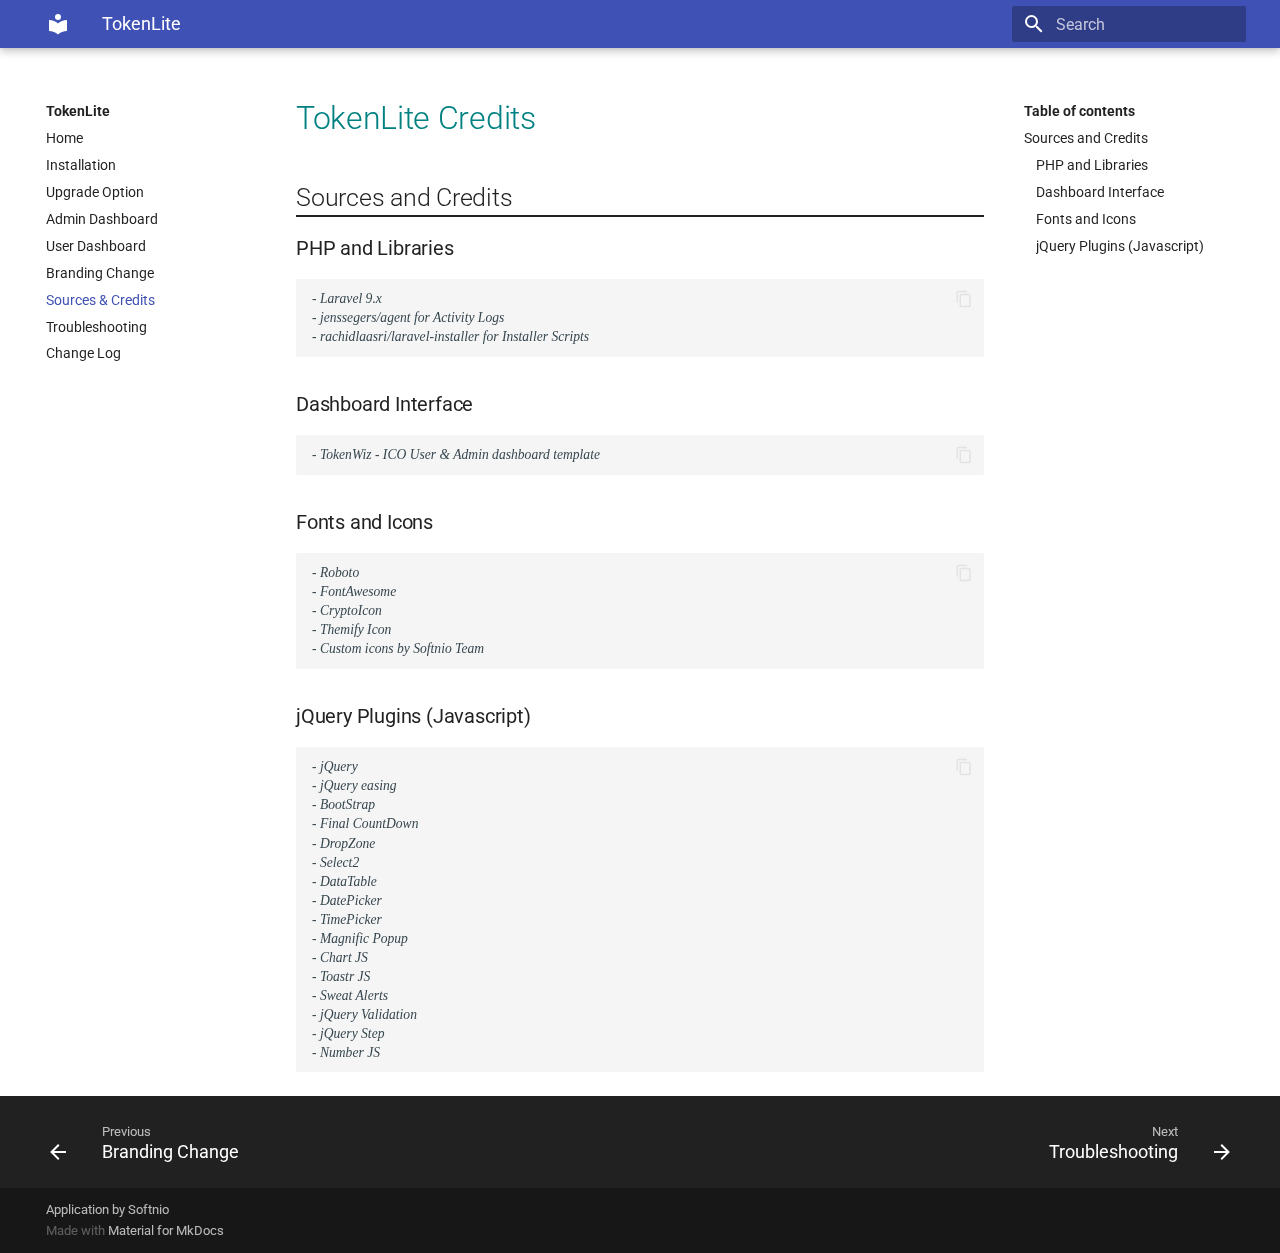
<file: documentation/credit.html>
<!doctype html>
<html lang="en" class="no-js">
  <head>
    
      <meta charset="utf-8">
      <meta name="viewport" content="width=device-width,initial-scale=1">
      
        <meta name="description" content="TokenLite Documentation">
      
      
      
        <meta name="author" content="Softnio">
      
      
        <link rel="canonical" href="https://docs.tokenlite.net/credit.html">
      
      <link rel="icon" href="assets/images/favicon.png">
      <meta name="generator" content="mkdocs-1.2.1, mkdocs-material-7.1.9">
    
    
      
        <title>Sources & Credits - TokenLite</title>
      
    
    
      <link rel="stylesheet" href="assets/stylesheets/main.ca7ac06f.min.css">
      
        
        <link rel="stylesheet" href="assets/stylesheets/palette.f1a3b89f.min.css">
        
      
    
    
    
      
        
        <link rel="preconnect" href="https://fonts.gstatic.com" crossorigin>
        <link rel="stylesheet" href="https://fonts.googleapis.com/css?family=Roboto:300,400,400i,700%7CRoboto+Mono&display=fallback">
        <style>:root{--md-text-font-family:"Roboto";--md-code-font-family:"Roboto Mono"}</style>
      
    
    
    
      <link rel="stylesheet" href="css/custom.css">
    
    
      


    
    
  </head>
  
  
    
    
    
    
    
    <body dir="ltr" data-md-color-scheme="" data-md-color-primary="none" data-md-color-accent="none">
  
    
    <script>function __prefix(e){return new URL(".",location).pathname+"."+e}function __get(e,t=localStorage){return JSON.parse(t.getItem(__prefix(e)))}</script>
    
    <input class="md-toggle" data-md-toggle="drawer" type="checkbox" id="__drawer" autocomplete="off">
    <input class="md-toggle" data-md-toggle="search" type="checkbox" id="__search" autocomplete="off">
    <label class="md-overlay" for="__drawer"></label>
    <div data-md-component="skip">
      
        
        <a href="#tokenlite-credits" class="md-skip">
          Skip to content
        </a>
      
    </div>
    <div data-md-component="announce">
      
    </div>
    
      <header class="md-header" data-md-component="header">
  <nav class="md-header__inner md-grid" aria-label="Header">
    <a href="index.html" title="TokenLite" class="md-header__button md-logo" aria-label="TokenLite" data-md-component="logo">
      
  
  <svg xmlns="http://www.w3.org/2000/svg" viewBox="0 0 24 24"><path d="M12 8a3 3 0 0 0 3-3 3 3 0 0 0-3-3 3 3 0 0 0-3 3 3 3 0 0 0 3 3m0 3.54C9.64 9.35 6.5 8 3 8v11c3.5 0 6.64 1.35 9 3.54 2.36-2.19 5.5-3.54 9-3.54V8c-3.5 0-6.64 1.35-9 3.54z"/></svg>

    </a>
    <label class="md-header__button md-icon" for="__drawer">
      <svg xmlns="http://www.w3.org/2000/svg" viewBox="0 0 24 24"><path d="M3 6h18v2H3V6m0 5h18v2H3v-2m0 5h18v2H3v-2z"/></svg>
    </label>
    <div class="md-header__title" data-md-component="header-title">
      <div class="md-header__ellipsis">
        <div class="md-header__topic">
          <span class="md-ellipsis">
            TokenLite
          </span>
        </div>
        <div class="md-header__topic" data-md-component="header-topic">
          <span class="md-ellipsis">
            
              Sources & Credits
            
          </span>
        </div>
      </div>
    </div>
    
    
    
      <label class="md-header__button md-icon" for="__search">
        <svg xmlns="http://www.w3.org/2000/svg" viewBox="0 0 24 24"><path d="M9.5 3A6.5 6.5 0 0 1 16 9.5c0 1.61-.59 3.09-1.56 4.23l.27.27h.79l5 5-1.5 1.5-5-5v-.79l-.27-.27A6.516 6.516 0 0 1 9.5 16 6.5 6.5 0 0 1 3 9.5 6.5 6.5 0 0 1 9.5 3m0 2C7 5 5 7 5 9.5S7 14 9.5 14 14 12 14 9.5 12 5 9.5 5z"/></svg>
      </label>
      
<div class="md-search" data-md-component="search" role="dialog">
  <label class="md-search__overlay" for="__search"></label>
  <div class="md-search__inner" role="search">
    <form class="md-search__form" name="search">
      <input type="text" class="md-search__input" name="query" aria-label="Search" placeholder="Search" autocapitalize="off" autocorrect="off" autocomplete="off" spellcheck="false" data-md-component="search-query" data-md-state="active" required>
      <label class="md-search__icon md-icon" for="__search">
        <svg xmlns="http://www.w3.org/2000/svg" viewBox="0 0 24 24"><path d="M9.5 3A6.5 6.5 0 0 1 16 9.5c0 1.61-.59 3.09-1.56 4.23l.27.27h.79l5 5-1.5 1.5-5-5v-.79l-.27-.27A6.516 6.516 0 0 1 9.5 16 6.5 6.5 0 0 1 3 9.5 6.5 6.5 0 0 1 9.5 3m0 2C7 5 5 7 5 9.5S7 14 9.5 14 14 12 14 9.5 12 5 9.5 5z"/></svg>
        <svg xmlns="http://www.w3.org/2000/svg" viewBox="0 0 24 24"><path d="M20 11v2H8l5.5 5.5-1.42 1.42L4.16 12l7.92-7.92L13.5 5.5 8 11h12z"/></svg>
      </label>
      <button type="reset" class="md-search__icon md-icon" aria-label="Clear" tabindex="-1">
        <svg xmlns="http://www.w3.org/2000/svg" viewBox="0 0 24 24"><path d="M19 6.41 17.59 5 12 10.59 6.41 5 5 6.41 10.59 12 5 17.59 6.41 19 12 13.41 17.59 19 19 17.59 13.41 12 19 6.41z"/></svg>
      </button>
    </form>
    <div class="md-search__output">
      <div class="md-search__scrollwrap" data-md-scrollfix>
        <div class="md-search-result" data-md-component="search-result">
          <div class="md-search-result__meta">
            Initializing search
          </div>
          <ol class="md-search-result__list"></ol>
        </div>
      </div>
    </div>
  </div>
</div>
    
    
  </nav>
</header>
    
    <div class="md-container" data-md-component="container">
      
      
        
      
      <main class="md-main" data-md-component="main">
        <div class="md-main__inner md-grid">
          
            
              
              <div class="md-sidebar md-sidebar--primary" data-md-component="sidebar" data-md-type="navigation" >
                <div class="md-sidebar__scrollwrap">
                  <div class="md-sidebar__inner">
                    


<nav class="md-nav md-nav--primary" aria-label="Navigation" data-md-level="0">
  <label class="md-nav__title" for="__drawer">
    <a href="index.html" title="TokenLite" class="md-nav__button md-logo" aria-label="TokenLite" data-md-component="logo">
      
  
  <svg xmlns="http://www.w3.org/2000/svg" viewBox="0 0 24 24"><path d="M12 8a3 3 0 0 0 3-3 3 3 0 0 0-3-3 3 3 0 0 0-3 3 3 3 0 0 0 3 3m0 3.54C9.64 9.35 6.5 8 3 8v11c3.5 0 6.64 1.35 9 3.54 2.36-2.19 5.5-3.54 9-3.54V8c-3.5 0-6.64 1.35-9 3.54z"/></svg>

    </a>
    TokenLite
  </label>
  
  <ul class="md-nav__list" data-md-scrollfix>
    
      
      
      

  
  
  
    <li class="md-nav__item">
      <a href="index.html" class="md-nav__link">
        Home
      </a>
    </li>
  

    
      
      
      

  
  
  
    <li class="md-nav__item">
      <a href="installation.html" class="md-nav__link">
        Installation
      </a>
    </li>
  

    
      
      
      

  
  
  
    <li class="md-nav__item">
      <a href="upgrade.html" class="md-nav__link">
        Upgrade Option
      </a>
    </li>
  

    
      
      
      

  
  
  
    <li class="md-nav__item">
      <a href="admin.html" class="md-nav__link">
        Admin Dashboard
      </a>
    </li>
  

    
      
      
      

  
  
  
    <li class="md-nav__item">
      <a href="user.html" class="md-nav__link">
        User Dashboard
      </a>
    </li>
  

    
      
      
      

  
  
  
    <li class="md-nav__item">
      <a href="branding.html" class="md-nav__link">
        Branding Change
      </a>
    </li>
  

    
      
      
      

  
  
    
  
  
    <li class="md-nav__item md-nav__item--active">
      
      <input class="md-nav__toggle md-toggle" data-md-toggle="toc" type="checkbox" id="__toc">
      
      
        
      
      
        <label class="md-nav__link md-nav__link--active" for="__toc">
          Sources & Credits
          <span class="md-nav__icon md-icon"></span>
        </label>
      
      <a href="credit.html" class="md-nav__link md-nav__link--active">
        Sources & Credits
      </a>
      
        
<nav class="md-nav md-nav--secondary" aria-label="Table of contents">
  
  
  
    
  
  
    <label class="md-nav__title" for="__toc">
      <span class="md-nav__icon md-icon"></span>
      Table of contents
    </label>
    <ul class="md-nav__list" data-md-component="toc" data-md-scrollfix>
      
        <li class="md-nav__item">
  <a href="#sources-and-credits" class="md-nav__link">
    Sources and Credits
  </a>
  
    <nav class="md-nav" aria-label="Sources and Credits">
      <ul class="md-nav__list">
        
          <li class="md-nav__item">
  <a href="#php-and-libraries" class="md-nav__link">
    PHP and Libraries
  </a>
  
</li>
        
          <li class="md-nav__item">
  <a href="#dashboard-interface" class="md-nav__link">
    Dashboard Interface
  </a>
  
</li>
        
          <li class="md-nav__item">
  <a href="#fonts-and-icons" class="md-nav__link">
    Fonts and Icons
  </a>
  
</li>
        
          <li class="md-nav__item">
  <a href="#jquery-plugins-javascript" class="md-nav__link">
    jQuery Plugins (Javascript)
  </a>
  
</li>
        
      </ul>
    </nav>
  
</li>
      
    </ul>
  
</nav>
      
    </li>
  

    
      
      
      

  
  
  
    <li class="md-nav__item">
      <a href="troubleshooting.html" class="md-nav__link">
        Troubleshooting
      </a>
    </li>
  

    
      
      
      

  
  
  
    <li class="md-nav__item">
      <a href="change-log.html" class="md-nav__link">
        Change Log
      </a>
    </li>
  

    
  </ul>
</nav>
                  </div>
                </div>
              </div>
            
            
              
              <div class="md-sidebar md-sidebar--secondary" data-md-component="sidebar" data-md-type="toc" >
                <div class="md-sidebar__scrollwrap">
                  <div class="md-sidebar__inner">
                    
<nav class="md-nav md-nav--secondary" aria-label="Table of contents">
  
  
  
    
  
  
    <label class="md-nav__title" for="__toc">
      <span class="md-nav__icon md-icon"></span>
      Table of contents
    </label>
    <ul class="md-nav__list" data-md-component="toc" data-md-scrollfix>
      
        <li class="md-nav__item">
  <a href="#sources-and-credits" class="md-nav__link">
    Sources and Credits
  </a>
  
    <nav class="md-nav" aria-label="Sources and Credits">
      <ul class="md-nav__list">
        
          <li class="md-nav__item">
  <a href="#php-and-libraries" class="md-nav__link">
    PHP and Libraries
  </a>
  
</li>
        
          <li class="md-nav__item">
  <a href="#dashboard-interface" class="md-nav__link">
    Dashboard Interface
  </a>
  
</li>
        
          <li class="md-nav__item">
  <a href="#fonts-and-icons" class="md-nav__link">
    Fonts and Icons
  </a>
  
</li>
        
          <li class="md-nav__item">
  <a href="#jquery-plugins-javascript" class="md-nav__link">
    jQuery Plugins (Javascript)
  </a>
  
</li>
        
      </ul>
    </nav>
  
</li>
      
    </ul>
  
</nav>
                  </div>
                </div>
              </div>
            
          
          <div class="md-content" data-md-component="content">
            <article class="md-content__inner md-typeset">
              
                
                
                <h1 id="tokenlite-credits">TokenLite Credits</h1>
<h2 id="sources-and-credits">Sources and Credits</h2>
<h3 id="php-and-libraries">PHP and Libraries</h3>
<pre><code>- Laravel 9.x
- jenssegers/agent for Activity Logs
- rachidlaasri/laravel-installer for Installer Scripts
</code></pre>
<h3 id="dashboard-interface">Dashboard Interface</h3>
<pre><code>- TokenWiz - ICO User &amp; Admin dashboard template
</code></pre>
<h3 id="fonts-and-icons">Fonts and Icons</h3>
<pre><code>- Roboto
- FontAwesome
- CryptoIcon
- Themify Icon
- Custom icons by Softnio Team
</code></pre>
<h3 id="jquery-plugins-javascript">jQuery Plugins (Javascript)</h3>
<pre><code>- jQuery
- jQuery easing
- BootStrap
- Final CountDown
- DropZone
- Select2
- DataTable
- DatePicker
- TimePicker
- Magnific Popup
- Chart JS
- Toastr JS
- Sweat Alerts
- jQuery Validation
- jQuery Step
- Number JS
</code></pre>
                
              
              
                


              
            </article>
          </div>
        </div>
        
      </main>
      
        
<footer class="md-footer">
  
    <nav class="md-footer__inner md-grid" aria-label="Footer">
      
        
        <a href="branding.html" class="md-footer__link md-footer__link--prev" aria-label="Previous: Branding Change" rel="prev">
          <div class="md-footer__button md-icon">
            <svg xmlns="http://www.w3.org/2000/svg" viewBox="0 0 24 24"><path d="M20 11v2H8l5.5 5.5-1.42 1.42L4.16 12l7.92-7.92L13.5 5.5 8 11h12z"/></svg>
          </div>
          <div class="md-footer__title">
            <div class="md-ellipsis">
              <span class="md-footer__direction">
                Previous
              </span>
              Branding Change
            </div>
          </div>
        </a>
      
      
        
        <a href="troubleshooting.html" class="md-footer__link md-footer__link--next" aria-label="Next: Troubleshooting" rel="next">
          <div class="md-footer__title">
            <div class="md-ellipsis">
              <span class="md-footer__direction">
                Next
              </span>
              Troubleshooting
            </div>
          </div>
          <div class="md-footer__button md-icon">
            <svg xmlns="http://www.w3.org/2000/svg" viewBox="0 0 24 24"><path d="M4 11v2h12l-5.5 5.5 1.42 1.42L19.84 12l-7.92-7.92L10.5 5.5 16 11H4z"/></svg>
          </div>
        </a>
      
    </nav>
  
  <div class="md-footer-meta md-typeset">
    <div class="md-footer-meta__inner md-grid">
      <div class="md-footer-copyright">
        
          <div class="md-footer-copyright__highlight">
            Application by Softnio
          </div>
        
        Made with
        <a href="https://squidfunk.github.io/mkdocs-material/" target="_blank" rel="noopener">
          Material for MkDocs
        </a>
        
      </div>
      
    </div>
  </div>
</footer>
      
    </div>
    <div class="md-dialog" data-md-component="dialog">
      <div class="md-dialog__inner md-typeset"></div>
    </div>
    <script id="__config" type="application/json">{"base": ".", "features": [], "translations": {"clipboard.copy": "Copy to clipboard", "clipboard.copied": "Copied to clipboard", "search.config.lang": "en", "search.config.pipeline": "trimmer, stopWordFilter", "search.config.separator": "[\\s\\-]+", "search.placeholder": "Search", "search.result.placeholder": "Type to start searching", "search.result.none": "No matching documents", "search.result.one": "1 matching document", "search.result.other": "# matching documents", "search.result.more.one": "1 more on this page", "search.result.more.other": "# more on this page", "search.result.term.missing": "Missing", "select.version.title": "Select version"}, "search": "assets/javascripts/workers/search.477d984a.min.js", "version": null}</script>
    
    
      <script src="assets/javascripts/bundle.82b56eb2.min.js"></script>
      
    
  </body>
</html>
</file>
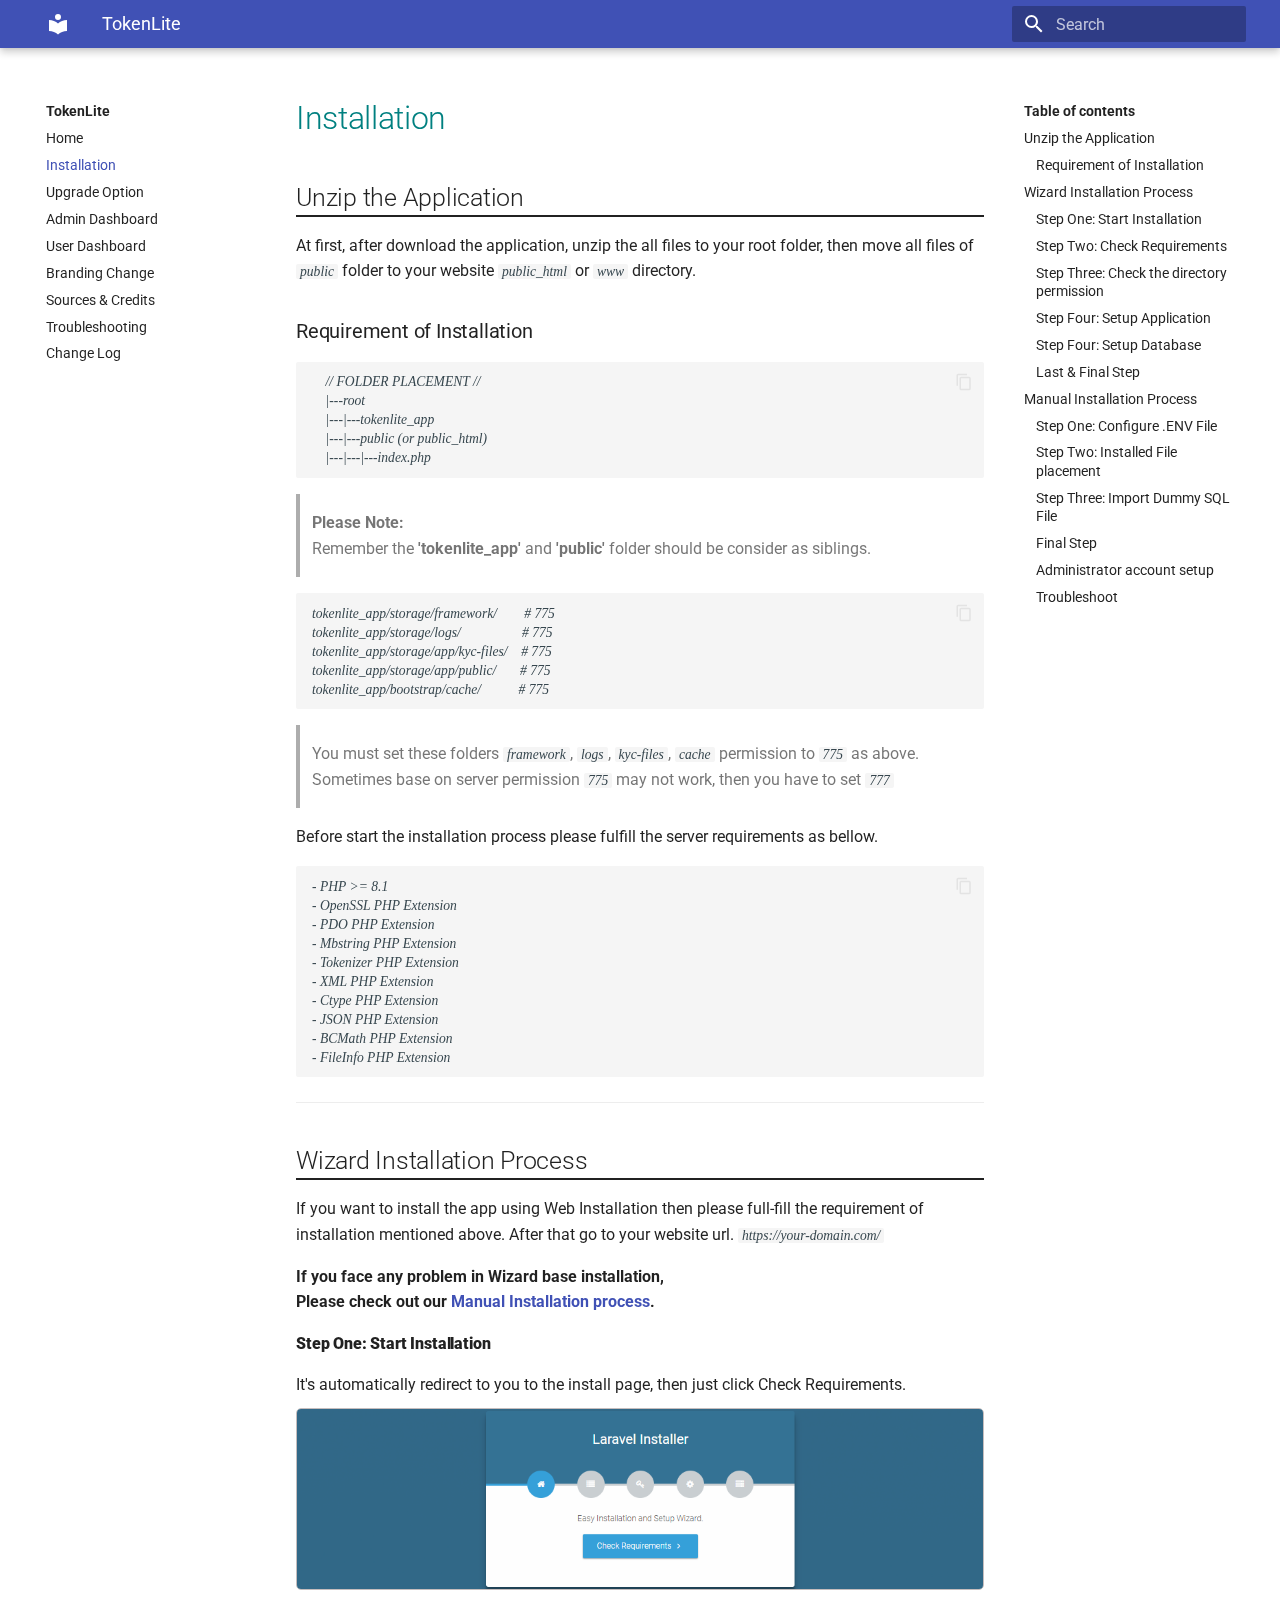
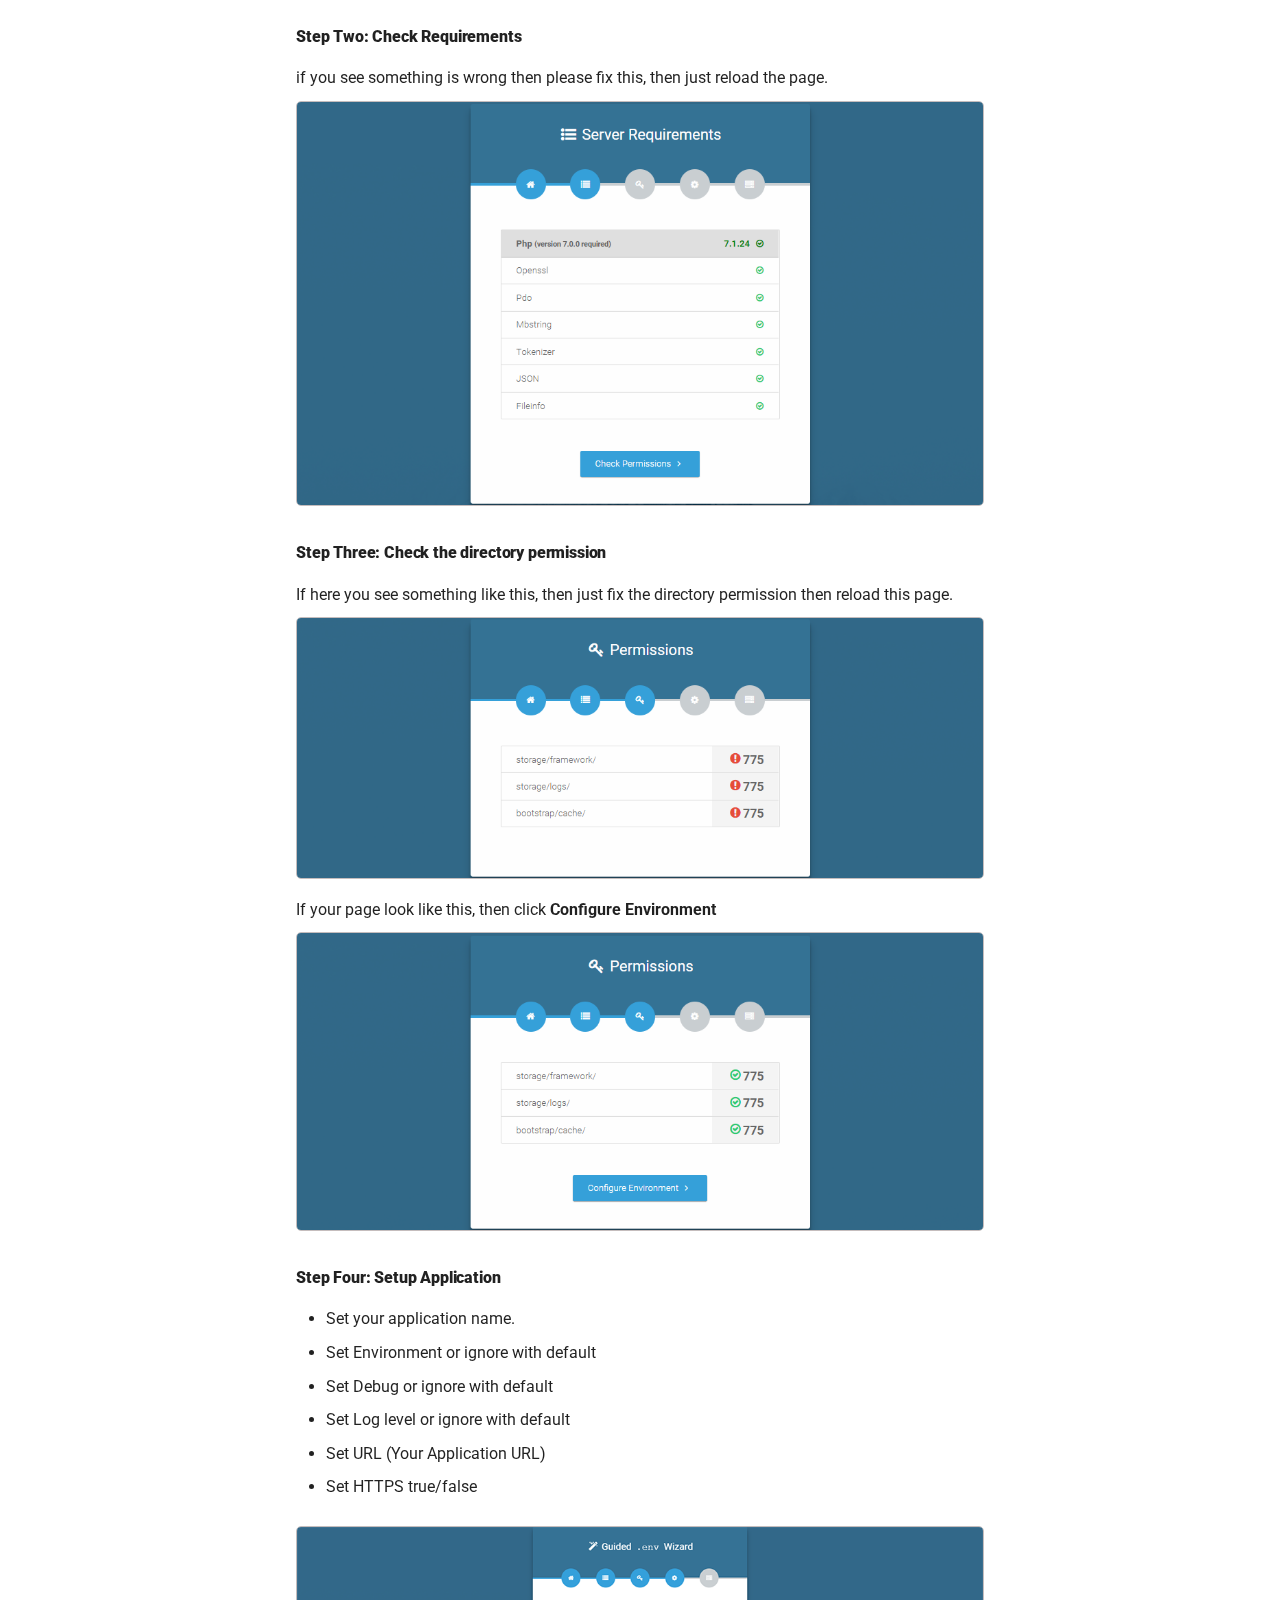
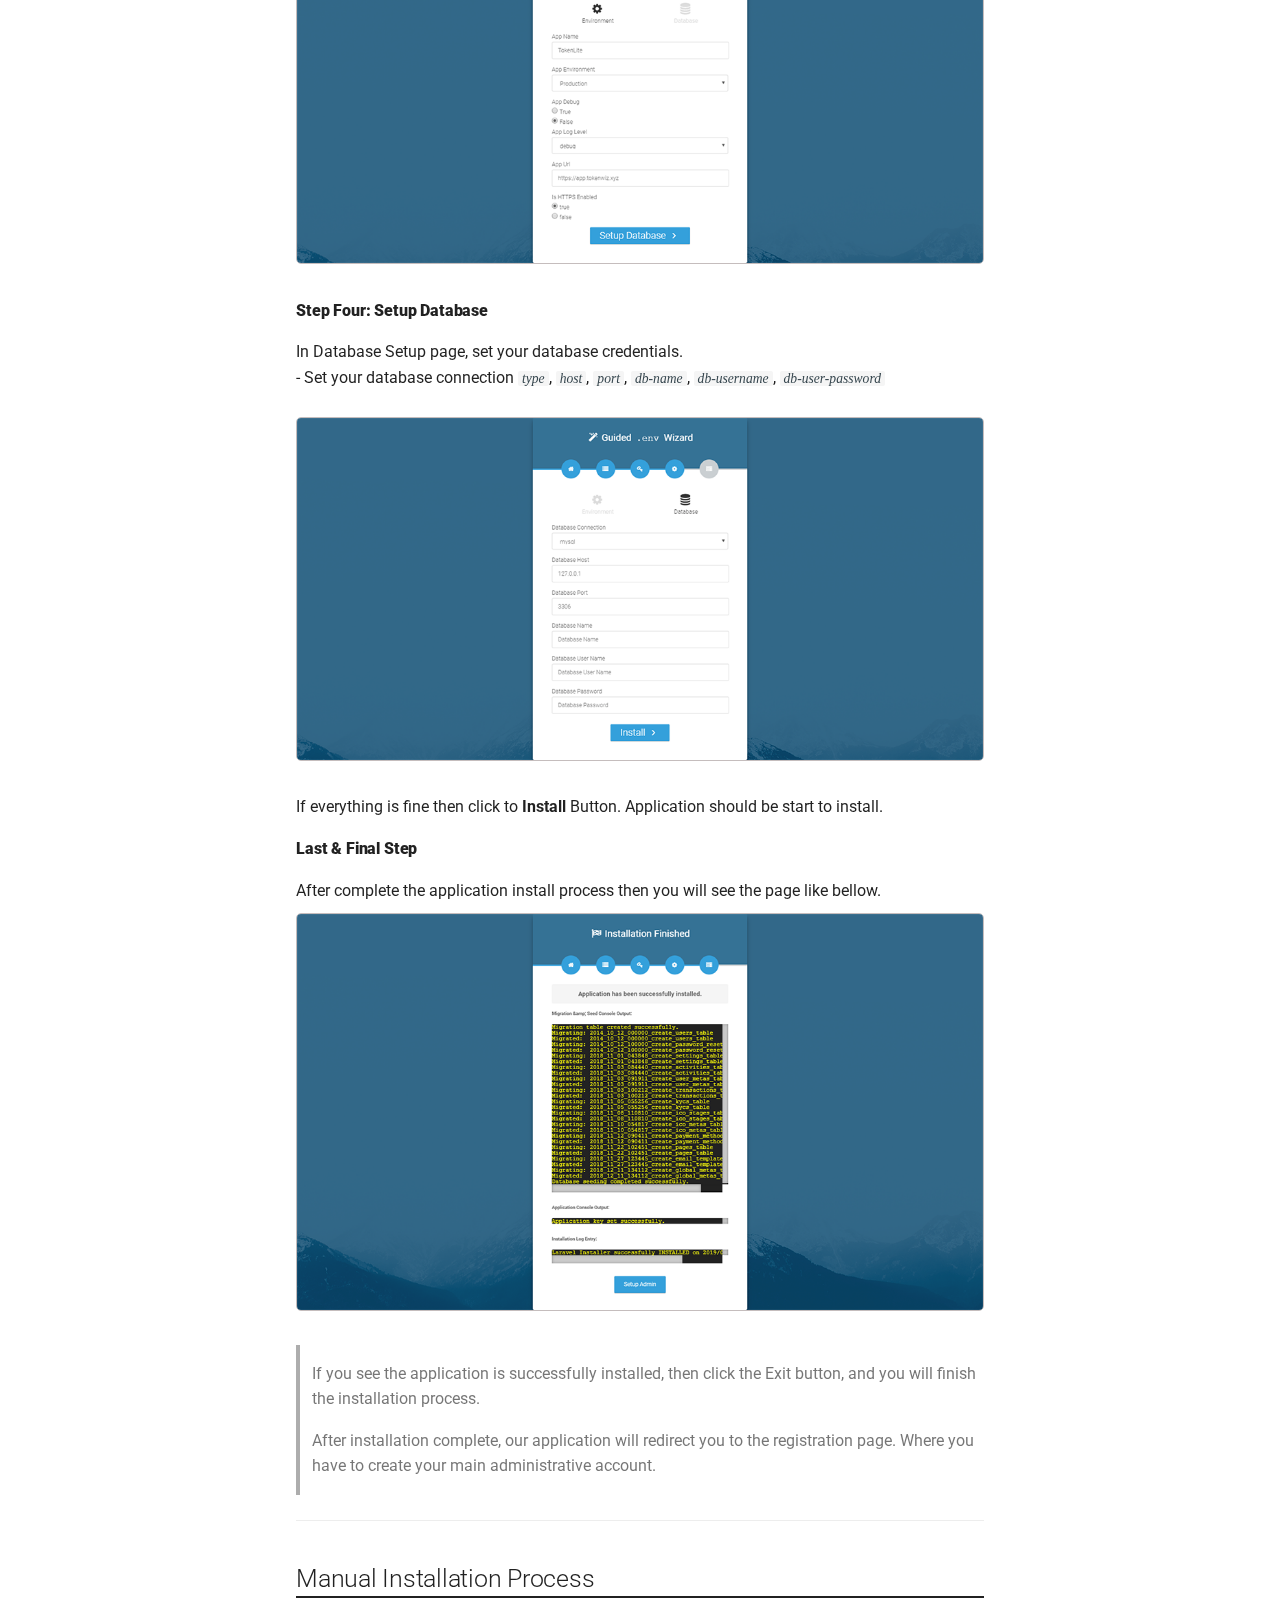
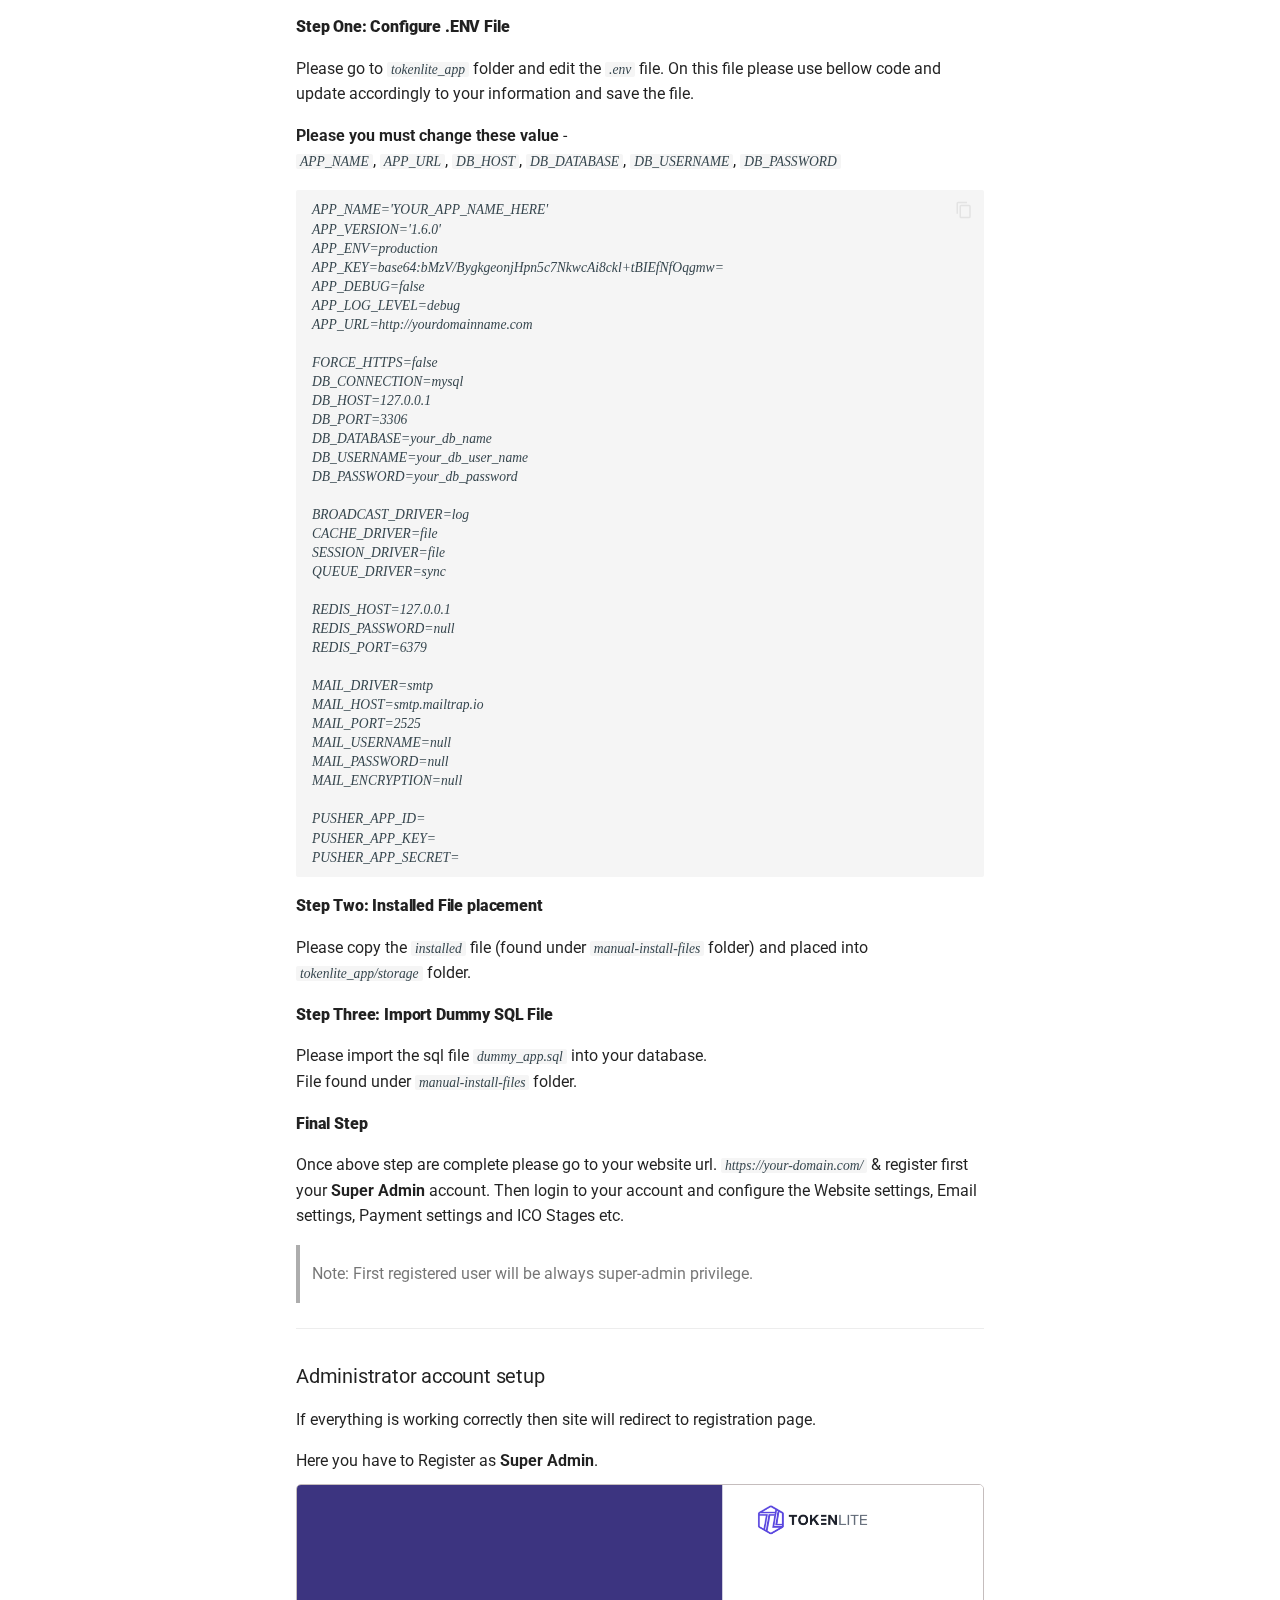
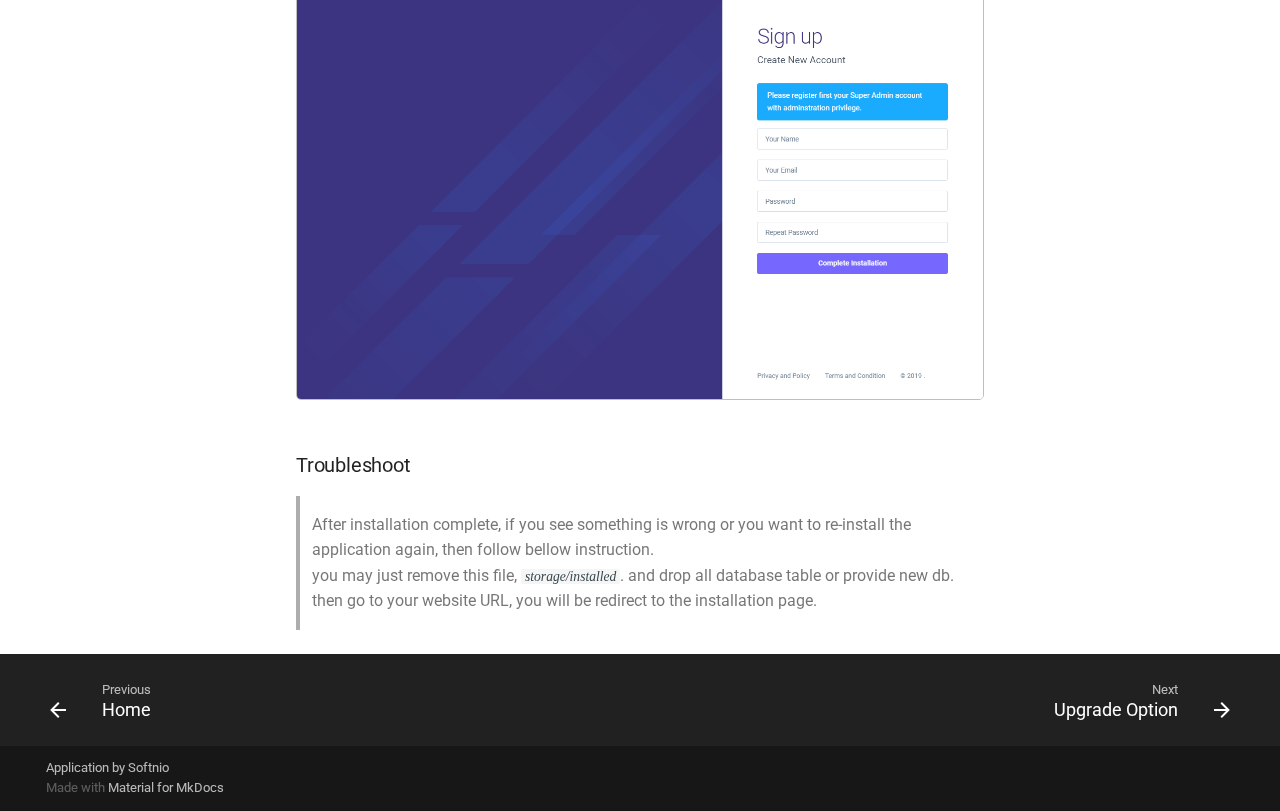
<file: documentation/installation.html>
<!doctype html>
<html lang="en" class="no-js">
  <head>
    
      <meta charset="utf-8">
      <meta name="viewport" content="width=device-width,initial-scale=1">
      
        <meta name="description" content="TokenLite Documentation">
      
      
      
        <meta name="author" content="Softnio">
      
      
        <link rel="canonical" href="https://docs.tokenlite.net/installation.html">
      
      <link rel="icon" href="assets/images/favicon.png">
      <meta name="generator" content="mkdocs-1.2.1, mkdocs-material-7.1.9">
    
    
      
        <title>Installation - TokenLite</title>
      
    
    
      <link rel="stylesheet" href="assets/stylesheets/main.ca7ac06f.min.css">
      
        
        <link rel="stylesheet" href="assets/stylesheets/palette.f1a3b89f.min.css">
        
      
    
    
    
      
        
        <link rel="preconnect" href="https://fonts.gstatic.com" crossorigin>
        <link rel="stylesheet" href="https://fonts.googleapis.com/css?family=Roboto:300,400,400i,700%7CRoboto+Mono&display=fallback">
        <style>:root{--md-text-font-family:"Roboto";--md-code-font-family:"Roboto Mono"}</style>
      
    
    
    
      <link rel="stylesheet" href="css/custom.css">
    
    
      


    
    
  </head>
  
  
    
    
    
    
    
    <body dir="ltr" data-md-color-scheme="" data-md-color-primary="none" data-md-color-accent="none">
  
    
    <script>function __prefix(e){return new URL(".",location).pathname+"."+e}function __get(e,t=localStorage){return JSON.parse(t.getItem(__prefix(e)))}</script>
    
    <input class="md-toggle" data-md-toggle="drawer" type="checkbox" id="__drawer" autocomplete="off">
    <input class="md-toggle" data-md-toggle="search" type="checkbox" id="__search" autocomplete="off">
    <label class="md-overlay" for="__drawer"></label>
    <div data-md-component="skip">
      
        
        <a href="#unzip-the-application" class="md-skip">
          Skip to content
        </a>
      
    </div>
    <div data-md-component="announce">
      
    </div>
    
      <header class="md-header" data-md-component="header">
  <nav class="md-header__inner md-grid" aria-label="Header">
    <a href="index.html" title="TokenLite" class="md-header__button md-logo" aria-label="TokenLite" data-md-component="logo">
      
  
  <svg xmlns="http://www.w3.org/2000/svg" viewBox="0 0 24 24"><path d="M12 8a3 3 0 0 0 3-3 3 3 0 0 0-3-3 3 3 0 0 0-3 3 3 3 0 0 0 3 3m0 3.54C9.64 9.35 6.5 8 3 8v11c3.5 0 6.64 1.35 9 3.54 2.36-2.19 5.5-3.54 9-3.54V8c-3.5 0-6.64 1.35-9 3.54z"/></svg>

    </a>
    <label class="md-header__button md-icon" for="__drawer">
      <svg xmlns="http://www.w3.org/2000/svg" viewBox="0 0 24 24"><path d="M3 6h18v2H3V6m0 5h18v2H3v-2m0 5h18v2H3v-2z"/></svg>
    </label>
    <div class="md-header__title" data-md-component="header-title">
      <div class="md-header__ellipsis">
        <div class="md-header__topic">
          <span class="md-ellipsis">
            TokenLite
          </span>
        </div>
        <div class="md-header__topic" data-md-component="header-topic">
          <span class="md-ellipsis">
            
              Installation
            
          </span>
        </div>
      </div>
    </div>
    
    
    
      <label class="md-header__button md-icon" for="__search">
        <svg xmlns="http://www.w3.org/2000/svg" viewBox="0 0 24 24"><path d="M9.5 3A6.5 6.5 0 0 1 16 9.5c0 1.61-.59 3.09-1.56 4.23l.27.27h.79l5 5-1.5 1.5-5-5v-.79l-.27-.27A6.516 6.516 0 0 1 9.5 16 6.5 6.5 0 0 1 3 9.5 6.5 6.5 0 0 1 9.5 3m0 2C7 5 5 7 5 9.5S7 14 9.5 14 14 12 14 9.5 12 5 9.5 5z"/></svg>
      </label>
      
<div class="md-search" data-md-component="search" role="dialog">
  <label class="md-search__overlay" for="__search"></label>
  <div class="md-search__inner" role="search">
    <form class="md-search__form" name="search">
      <input type="text" class="md-search__input" name="query" aria-label="Search" placeholder="Search" autocapitalize="off" autocorrect="off" autocomplete="off" spellcheck="false" data-md-component="search-query" data-md-state="active" required>
      <label class="md-search__icon md-icon" for="__search">
        <svg xmlns="http://www.w3.org/2000/svg" viewBox="0 0 24 24"><path d="M9.5 3A6.5 6.5 0 0 1 16 9.5c0 1.61-.59 3.09-1.56 4.23l.27.27h.79l5 5-1.5 1.5-5-5v-.79l-.27-.27A6.516 6.516 0 0 1 9.5 16 6.5 6.5 0 0 1 3 9.5 6.5 6.5 0 0 1 9.5 3m0 2C7 5 5 7 5 9.5S7 14 9.5 14 14 12 14 9.5 12 5 9.5 5z"/></svg>
        <svg xmlns="http://www.w3.org/2000/svg" viewBox="0 0 24 24"><path d="M20 11v2H8l5.5 5.5-1.42 1.42L4.16 12l7.92-7.92L13.5 5.5 8 11h12z"/></svg>
      </label>
      <button type="reset" class="md-search__icon md-icon" aria-label="Clear" tabindex="-1">
        <svg xmlns="http://www.w3.org/2000/svg" viewBox="0 0 24 24"><path d="M19 6.41 17.59 5 12 10.59 6.41 5 5 6.41 10.59 12 5 17.59 6.41 19 12 13.41 17.59 19 19 17.59 13.41 12 19 6.41z"/></svg>
      </button>
    </form>
    <div class="md-search__output">
      <div class="md-search__scrollwrap" data-md-scrollfix>
        <div class="md-search-result" data-md-component="search-result">
          <div class="md-search-result__meta">
            Initializing search
          </div>
          <ol class="md-search-result__list"></ol>
        </div>
      </div>
    </div>
  </div>
</div>
    
    
  </nav>
</header>
    
    <div class="md-container" data-md-component="container">
      
      
        
      
      <main class="md-main" data-md-component="main">
        <div class="md-main__inner md-grid">
          
            
              
              <div class="md-sidebar md-sidebar--primary" data-md-component="sidebar" data-md-type="navigation" >
                <div class="md-sidebar__scrollwrap">
                  <div class="md-sidebar__inner">
                    


<nav class="md-nav md-nav--primary" aria-label="Navigation" data-md-level="0">
  <label class="md-nav__title" for="__drawer">
    <a href="index.html" title="TokenLite" class="md-nav__button md-logo" aria-label="TokenLite" data-md-component="logo">
      
  
  <svg xmlns="http://www.w3.org/2000/svg" viewBox="0 0 24 24"><path d="M12 8a3 3 0 0 0 3-3 3 3 0 0 0-3-3 3 3 0 0 0-3 3 3 3 0 0 0 3 3m0 3.54C9.64 9.35 6.5 8 3 8v11c3.5 0 6.64 1.35 9 3.54 2.36-2.19 5.5-3.54 9-3.54V8c-3.5 0-6.64 1.35-9 3.54z"/></svg>

    </a>
    TokenLite
  </label>
  
  <ul class="md-nav__list" data-md-scrollfix>
    
      
      
      

  
  
  
    <li class="md-nav__item">
      <a href="index.html" class="md-nav__link">
        Home
      </a>
    </li>
  

    
      
      
      

  
  
    
  
  
    <li class="md-nav__item md-nav__item--active">
      
      <input class="md-nav__toggle md-toggle" data-md-toggle="toc" type="checkbox" id="__toc">
      
      
      
        <label class="md-nav__link md-nav__link--active" for="__toc">
          Installation
          <span class="md-nav__icon md-icon"></span>
        </label>
      
      <a href="installation.html" class="md-nav__link md-nav__link--active">
        Installation
      </a>
      
        
<nav class="md-nav md-nav--secondary" aria-label="Table of contents">
  
  
  
  
    <label class="md-nav__title" for="__toc">
      <span class="md-nav__icon md-icon"></span>
      Table of contents
    </label>
    <ul class="md-nav__list" data-md-component="toc" data-md-scrollfix>
      
        <li class="md-nav__item">
  <a href="#unzip-the-application" class="md-nav__link">
    Unzip the Application
  </a>
  
    <nav class="md-nav" aria-label="Unzip the Application">
      <ul class="md-nav__list">
        
          <li class="md-nav__item">
  <a href="#requirement-of-installation" class="md-nav__link">
    Requirement of Installation
  </a>
  
</li>
        
      </ul>
    </nav>
  
</li>
      
        <li class="md-nav__item">
  <a href="#wizard-installation-process" class="md-nav__link">
    Wizard Installation Process
  </a>
  
    <nav class="md-nav" aria-label="Wizard Installation Process">
      <ul class="md-nav__list">
        
          <li class="md-nav__item">
  <a href="#step-one-start-installation" class="md-nav__link">
    Step One: Start Installation
  </a>
  
</li>
        
          <li class="md-nav__item">
  <a href="#step-two-check-requirements" class="md-nav__link">
    Step Two: Check Requirements
  </a>
  
</li>
        
          <li class="md-nav__item">
  <a href="#step-three-check-the-directory-permission" class="md-nav__link">
    Step Three: Check the directory permission
  </a>
  
</li>
        
          <li class="md-nav__item">
  <a href="#step-four-setup-application" class="md-nav__link">
    Step Four: Setup Application
  </a>
  
</li>
        
          <li class="md-nav__item">
  <a href="#step-four-setup-database" class="md-nav__link">
    Step Four: Setup Database
  </a>
  
</li>
        
          <li class="md-nav__item">
  <a href="#last-final-step" class="md-nav__link">
    Last &amp; Final Step
  </a>
  
</li>
        
      </ul>
    </nav>
  
</li>
      
        <li class="md-nav__item">
  <a href="#manual-installation-process" class="md-nav__link">
    Manual Installation Process
  </a>
  
    <nav class="md-nav" aria-label="Manual Installation Process">
      <ul class="md-nav__list">
        
          <li class="md-nav__item">
  <a href="#step-one-configure-env-file" class="md-nav__link">
    Step One: Configure .ENV File
  </a>
  
</li>
        
          <li class="md-nav__item">
  <a href="#step-two-installed-file-placement" class="md-nav__link">
    Step Two: Installed File placement
  </a>
  
</li>
        
          <li class="md-nav__item">
  <a href="#step-three-import-dummy-sql-file" class="md-nav__link">
    Step Three: Import Dummy SQL File
  </a>
  
</li>
        
          <li class="md-nav__item">
  <a href="#final-step" class="md-nav__link">
    Final Step
  </a>
  
</li>
        
          <li class="md-nav__item">
  <a href="#administrator-account-setup" class="md-nav__link">
    Administrator account setup
  </a>
  
</li>
        
          <li class="md-nav__item">
  <a href="#troubleshoot" class="md-nav__link">
    Troubleshoot
  </a>
  
</li>
        
      </ul>
    </nav>
  
</li>
      
    </ul>
  
</nav>
      
    </li>
  

    
      
      
      

  
  
  
    <li class="md-nav__item">
      <a href="upgrade.html" class="md-nav__link">
        Upgrade Option
      </a>
    </li>
  

    
      
      
      

  
  
  
    <li class="md-nav__item">
      <a href="admin.html" class="md-nav__link">
        Admin Dashboard
      </a>
    </li>
  

    
      
      
      

  
  
  
    <li class="md-nav__item">
      <a href="user.html" class="md-nav__link">
        User Dashboard
      </a>
    </li>
  

    
      
      
      

  
  
  
    <li class="md-nav__item">
      <a href="branding.html" class="md-nav__link">
        Branding Change
      </a>
    </li>
  

    
      
      
      

  
  
  
    <li class="md-nav__item">
      <a href="credit.html" class="md-nav__link">
        Sources & Credits
      </a>
    </li>
  

    
      
      
      

  
  
  
    <li class="md-nav__item">
      <a href="troubleshooting.html" class="md-nav__link">
        Troubleshooting
      </a>
    </li>
  

    
      
      
      

  
  
  
    <li class="md-nav__item">
      <a href="change-log.html" class="md-nav__link">
        Change Log
      </a>
    </li>
  

    
  </ul>
</nav>
                  </div>
                </div>
              </div>
            
            
              
              <div class="md-sidebar md-sidebar--secondary" data-md-component="sidebar" data-md-type="toc" >
                <div class="md-sidebar__scrollwrap">
                  <div class="md-sidebar__inner">
                    
<nav class="md-nav md-nav--secondary" aria-label="Table of contents">
  
  
  
  
    <label class="md-nav__title" for="__toc">
      <span class="md-nav__icon md-icon"></span>
      Table of contents
    </label>
    <ul class="md-nav__list" data-md-component="toc" data-md-scrollfix>
      
        <li class="md-nav__item">
  <a href="#unzip-the-application" class="md-nav__link">
    Unzip the Application
  </a>
  
    <nav class="md-nav" aria-label="Unzip the Application">
      <ul class="md-nav__list">
        
          <li class="md-nav__item">
  <a href="#requirement-of-installation" class="md-nav__link">
    Requirement of Installation
  </a>
  
</li>
        
      </ul>
    </nav>
  
</li>
      
        <li class="md-nav__item">
  <a href="#wizard-installation-process" class="md-nav__link">
    Wizard Installation Process
  </a>
  
    <nav class="md-nav" aria-label="Wizard Installation Process">
      <ul class="md-nav__list">
        
          <li class="md-nav__item">
  <a href="#step-one-start-installation" class="md-nav__link">
    Step One: Start Installation
  </a>
  
</li>
        
          <li class="md-nav__item">
  <a href="#step-two-check-requirements" class="md-nav__link">
    Step Two: Check Requirements
  </a>
  
</li>
        
          <li class="md-nav__item">
  <a href="#step-three-check-the-directory-permission" class="md-nav__link">
    Step Three: Check the directory permission
  </a>
  
</li>
        
          <li class="md-nav__item">
  <a href="#step-four-setup-application" class="md-nav__link">
    Step Four: Setup Application
  </a>
  
</li>
        
          <li class="md-nav__item">
  <a href="#step-four-setup-database" class="md-nav__link">
    Step Four: Setup Database
  </a>
  
</li>
        
          <li class="md-nav__item">
  <a href="#last-final-step" class="md-nav__link">
    Last &amp; Final Step
  </a>
  
</li>
        
      </ul>
    </nav>
  
</li>
      
        <li class="md-nav__item">
  <a href="#manual-installation-process" class="md-nav__link">
    Manual Installation Process
  </a>
  
    <nav class="md-nav" aria-label="Manual Installation Process">
      <ul class="md-nav__list">
        
          <li class="md-nav__item">
  <a href="#step-one-configure-env-file" class="md-nav__link">
    Step One: Configure .ENV File
  </a>
  
</li>
        
          <li class="md-nav__item">
  <a href="#step-two-installed-file-placement" class="md-nav__link">
    Step Two: Installed File placement
  </a>
  
</li>
        
          <li class="md-nav__item">
  <a href="#step-three-import-dummy-sql-file" class="md-nav__link">
    Step Three: Import Dummy SQL File
  </a>
  
</li>
        
          <li class="md-nav__item">
  <a href="#final-step" class="md-nav__link">
    Final Step
  </a>
  
</li>
        
          <li class="md-nav__item">
  <a href="#administrator-account-setup" class="md-nav__link">
    Administrator account setup
  </a>
  
</li>
        
          <li class="md-nav__item">
  <a href="#troubleshoot" class="md-nav__link">
    Troubleshoot
  </a>
  
</li>
        
      </ul>
    </nav>
  
</li>
      
    </ul>
  
</nav>
                  </div>
                </div>
              </div>
            
          
          <div class="md-content" data-md-component="content">
            <article class="md-content__inner md-typeset">
              
                
                
                  <h1>Installation</h1>
                
                <h2 id="unzip-the-application">Unzip the Application</h2>
<p>At first, after download the application, unzip the all files to your root folder, then move all files of <code>public</code> folder to your website <code>public_html</code> or <code>www</code> directory.</p>
<h3 id="requirement-of-installation">Requirement of Installation</h3>
<pre><code>    // FOLDER PLACEMENT //
    |---root
    |---|---tokenlite_app
    |---|---public (or public_html)
    |---|---|---index.php
</code></pre>
<blockquote>
<p><strong>Please Note:</strong> <br>
  Remember the <strong>'tokenlite_app'</strong> and <strong>'public'</strong> folder should be consider as siblings.</p>
</blockquote>
<pre><code>tokenlite_app/storage/framework/        # 775
tokenlite_app/storage/logs/                  # 775
tokenlite_app/storage/app/kyc-files/    # 775
tokenlite_app/storage/app/public/       # 775
tokenlite_app/bootstrap/cache/           # 775
</code></pre>
<blockquote>
<p>You must set these folders <code>framework</code>, <code>logs</code>, <code>kyc-files</code>, <code>cache</code> permission to <code>775</code> as above. 
Sometimes base on server permission <code>775</code> may not work, then you have to set <code>777</code></p>
</blockquote>
<p>Before start the installation process please fulfill the server requirements as bellow.</p>
<pre><code>- PHP &gt;= 8.1
- OpenSSL PHP Extension
- PDO PHP Extension
- Mbstring PHP Extension
- Tokenizer PHP Extension
- XML PHP Extension
- Ctype PHP Extension
- JSON PHP Extension
- BCMath PHP Extension
- FileInfo PHP Extension
</code></pre>
<hr />
<h2 id="wizard-installation-process">Wizard Installation Process</h2>
<p>If you want to install the app using Web Installation then please full-fill the requirement of installation mentioned above. After that go to your website url.
<code>https://your-domain.com/</code></p>
<p><strong>If you face any problem in Wizard base installation,<br />
Please check out our <a href="#manual-installation-process">Manual Installation process</a>.</strong></p>
<h4 id="step-one-start-installation"><strong>Step One: Start Installation</strong></h4>
<p>It's automatically redirect to you to the install page, then just click Check Requirements.
<img alt="Step One" src="images/install/install-1.png" title="Step One" /></p>
<h4 id="step-two-check-requirements"><strong>Step Two: Check Requirements</strong></h4>
<p>if you see something is wrong then please fix this, then just reload the page.
<img alt="Step Two" src="images/install/install-2.png" title="Step Two" /></p>
<h4 id="step-three-check-the-directory-permission"><strong>Step Three: Check the directory permission</strong></h4>
<p>If here you see something like this, then just fix the directory permission then reload this page.
<img alt="Step Three" src="images/install/install-3.png" title="Step Three" />
If your page look like this, then click <strong>Configure Environment</strong>
<img alt="Step Three" src="images/install/install-4.png" title="Step Four" /></p>
<h4 id="step-four-setup-application"><strong>Step Four: Setup Application</strong></h4>
<ul>
<li>Set your application name.</li>
<li>Set Environment or ignore with default</li>
<li>Set Debug or ignore with default</li>
<li>Set Log level or ignore with default</li>
<li>Set URL (Your Application URL)</li>
<li>Set HTTPS true/false</li>
</ul>
<p><img alt="Step Five" src="images/install/install-5.png" title="Step Five" /></p>
<h4 id="step-four-setup-database"><strong>Step Four: Setup Database</strong></h4>
<p>In Database Setup page, set your database credentials.<br />
- Set your database connection <code>type</code>, <code>host</code>, <code>port</code>, <code>db-name</code>, <code>db-username</code>, <code>db-user-password</code></p>
<p><img alt="Step six" src="images/install/install-6.png" title="Step six" /></p>
<p>If everything is fine then click to <strong>Install</strong> Button.
Application should be start to install.</p>
<h4 id="last-final-step"><strong>Last &amp; Final Step</strong></h4>
<p>After complete the application install process then you will see the page like bellow.
<img alt="Step Seven" src="images/install/install-7.png" title="Step Seven" /></p>
<blockquote>
<p>If you see the application is successfully installed, then click the Exit button, and you will finish the installation process. </p>
<p>After installation complete, our application will redirect you to the registration page. Where you have to create your main administrative account.</p>
</blockquote>
<hr />
<h2 id="manual-installation-process">Manual Installation Process</h2>
<h4 id="step-one-configure-env-file"><strong>Step One: Configure .ENV File</strong></h4>
<p>Please go to <code>tokenlite_app</code> folder and edit the <code>.env</code> file. On this file please use bellow code and update accordingly to your information and save the file.</p>
<p><strong> Please you must change these value </strong> -<br />
<code>APP_NAME</code>, <code>APP_URL</code>, <code>DB_HOST</code>, <code>DB_DATABASE</code>, <code>DB_USERNAME</code>, <code>DB_PASSWORD</code></p>
<pre><code>APP_NAME='YOUR_APP_NAME_HERE'
APP_VERSION='1.6.0'
APP_ENV=production
APP_KEY=base64:bMzV/BygkgeonjHpn5c7NkwcAi8ckl+tBIEfNfOqgmw=
APP_DEBUG=false
APP_LOG_LEVEL=debug
APP_URL=http://yourdomainname.com

FORCE_HTTPS=false
DB_CONNECTION=mysql
DB_HOST=127.0.0.1
DB_PORT=3306
DB_DATABASE=your_db_name
DB_USERNAME=your_db_user_name
DB_PASSWORD=your_db_password

BROADCAST_DRIVER=log
CACHE_DRIVER=file
SESSION_DRIVER=file
QUEUE_DRIVER=sync

REDIS_HOST=127.0.0.1
REDIS_PASSWORD=null
REDIS_PORT=6379

MAIL_DRIVER=smtp
MAIL_HOST=smtp.mailtrap.io
MAIL_PORT=2525
MAIL_USERNAME=null
MAIL_PASSWORD=null
MAIL_ENCRYPTION=null

PUSHER_APP_ID=
PUSHER_APP_KEY=
PUSHER_APP_SECRET=
</code></pre>
<h4 id="step-two-installed-file-placement"><strong>Step Two: Installed File placement</strong></h4>
<p>Please copy the <code>installed</code> file (found under <code>manual-install-files</code> folder) and placed into <code>tokenlite_app/storage</code> folder.</p>
<h4 id="step-three-import-dummy-sql-file"><strong>Step Three: Import Dummy SQL File</strong></h4>
<p>Please import the sql file <code>dummy_app.sql</code> into your database.<br />
File found under <code>manual-install-files</code> folder. </p>
<h4 id="final-step"><strong>Final Step</strong></h4>
<p>Once above step are complete please go to your website url.
<code>https://your-domain.com/</code> &amp; register first your <strong>Super Admin</strong> account. Then login to your account and configure the Website settings, Email settings, Payment settings and ICO Stages etc.  </p>
<blockquote>
<p>Note: First registered user will be always super-admin privilege.</p>
</blockquote>
<hr />
<h3 id="administrator-account-setup">Administrator account setup</h3>
<p>If everything is working correctly then site will redirect to registration page.</p>
<p>Here you have to Register as  <strong>Super Admin</strong>.
<img alt="Register" src="images/install/install-8.png" title="Register" /></p>
<h3 id="troubleshoot">Troubleshoot</h3>
<blockquote>
<p>After installation complete, if you see something is wrong or you want to re-install the application again, then follow bellow instruction.<br />
you may just remove this file, <code>storage/installed</code>. and drop all database table or provide new db.
then go to your website URL, you will be redirect to the installation page.</p>
</blockquote>
                
              
              
                


              
            </article>
          </div>
        </div>
        
      </main>
      
        
<footer class="md-footer">
  
    <nav class="md-footer__inner md-grid" aria-label="Footer">
      
        
        <a href="index.html" class="md-footer__link md-footer__link--prev" aria-label="Previous: Home" rel="prev">
          <div class="md-footer__button md-icon">
            <svg xmlns="http://www.w3.org/2000/svg" viewBox="0 0 24 24"><path d="M20 11v2H8l5.5 5.5-1.42 1.42L4.16 12l7.92-7.92L13.5 5.5 8 11h12z"/></svg>
          </div>
          <div class="md-footer__title">
            <div class="md-ellipsis">
              <span class="md-footer__direction">
                Previous
              </span>
              Home
            </div>
          </div>
        </a>
      
      
        
        <a href="upgrade.html" class="md-footer__link md-footer__link--next" aria-label="Next: Upgrade Option" rel="next">
          <div class="md-footer__title">
            <div class="md-ellipsis">
              <span class="md-footer__direction">
                Next
              </span>
              Upgrade Option
            </div>
          </div>
          <div class="md-footer__button md-icon">
            <svg xmlns="http://www.w3.org/2000/svg" viewBox="0 0 24 24"><path d="M4 11v2h12l-5.5 5.5 1.42 1.42L19.84 12l-7.92-7.92L10.5 5.5 16 11H4z"/></svg>
          </div>
        </a>
      
    </nav>
  
  <div class="md-footer-meta md-typeset">
    <div class="md-footer-meta__inner md-grid">
      <div class="md-footer-copyright">
        
          <div class="md-footer-copyright__highlight">
            Application by Softnio
          </div>
        
        Made with
        <a href="https://squidfunk.github.io/mkdocs-material/" target="_blank" rel="noopener">
          Material for MkDocs
        </a>
        
      </div>
      
    </div>
  </div>
</footer>
      
    </div>
    <div class="md-dialog" data-md-component="dialog">
      <div class="md-dialog__inner md-typeset"></div>
    </div>
    <script id="__config" type="application/json">{"base": ".", "features": [], "translations": {"clipboard.copy": "Copy to clipboard", "clipboard.copied": "Copied to clipboard", "search.config.lang": "en", "search.config.pipeline": "trimmer, stopWordFilter", "search.config.separator": "[\\s\\-]+", "search.placeholder": "Search", "search.result.placeholder": "Type to start searching", "search.result.none": "No matching documents", "search.result.one": "1 matching document", "search.result.other": "# matching documents", "search.result.more.one": "1 more on this page", "search.result.more.other": "# more on this page", "search.result.term.missing": "Missing", "select.version.title": "Select version"}, "search": "assets/javascripts/workers/search.477d984a.min.js", "version": null}</script>
    
    
      <script src="assets/javascripts/bundle.82b56eb2.min.js"></script>
      
    
  </body>
</html>
</file>
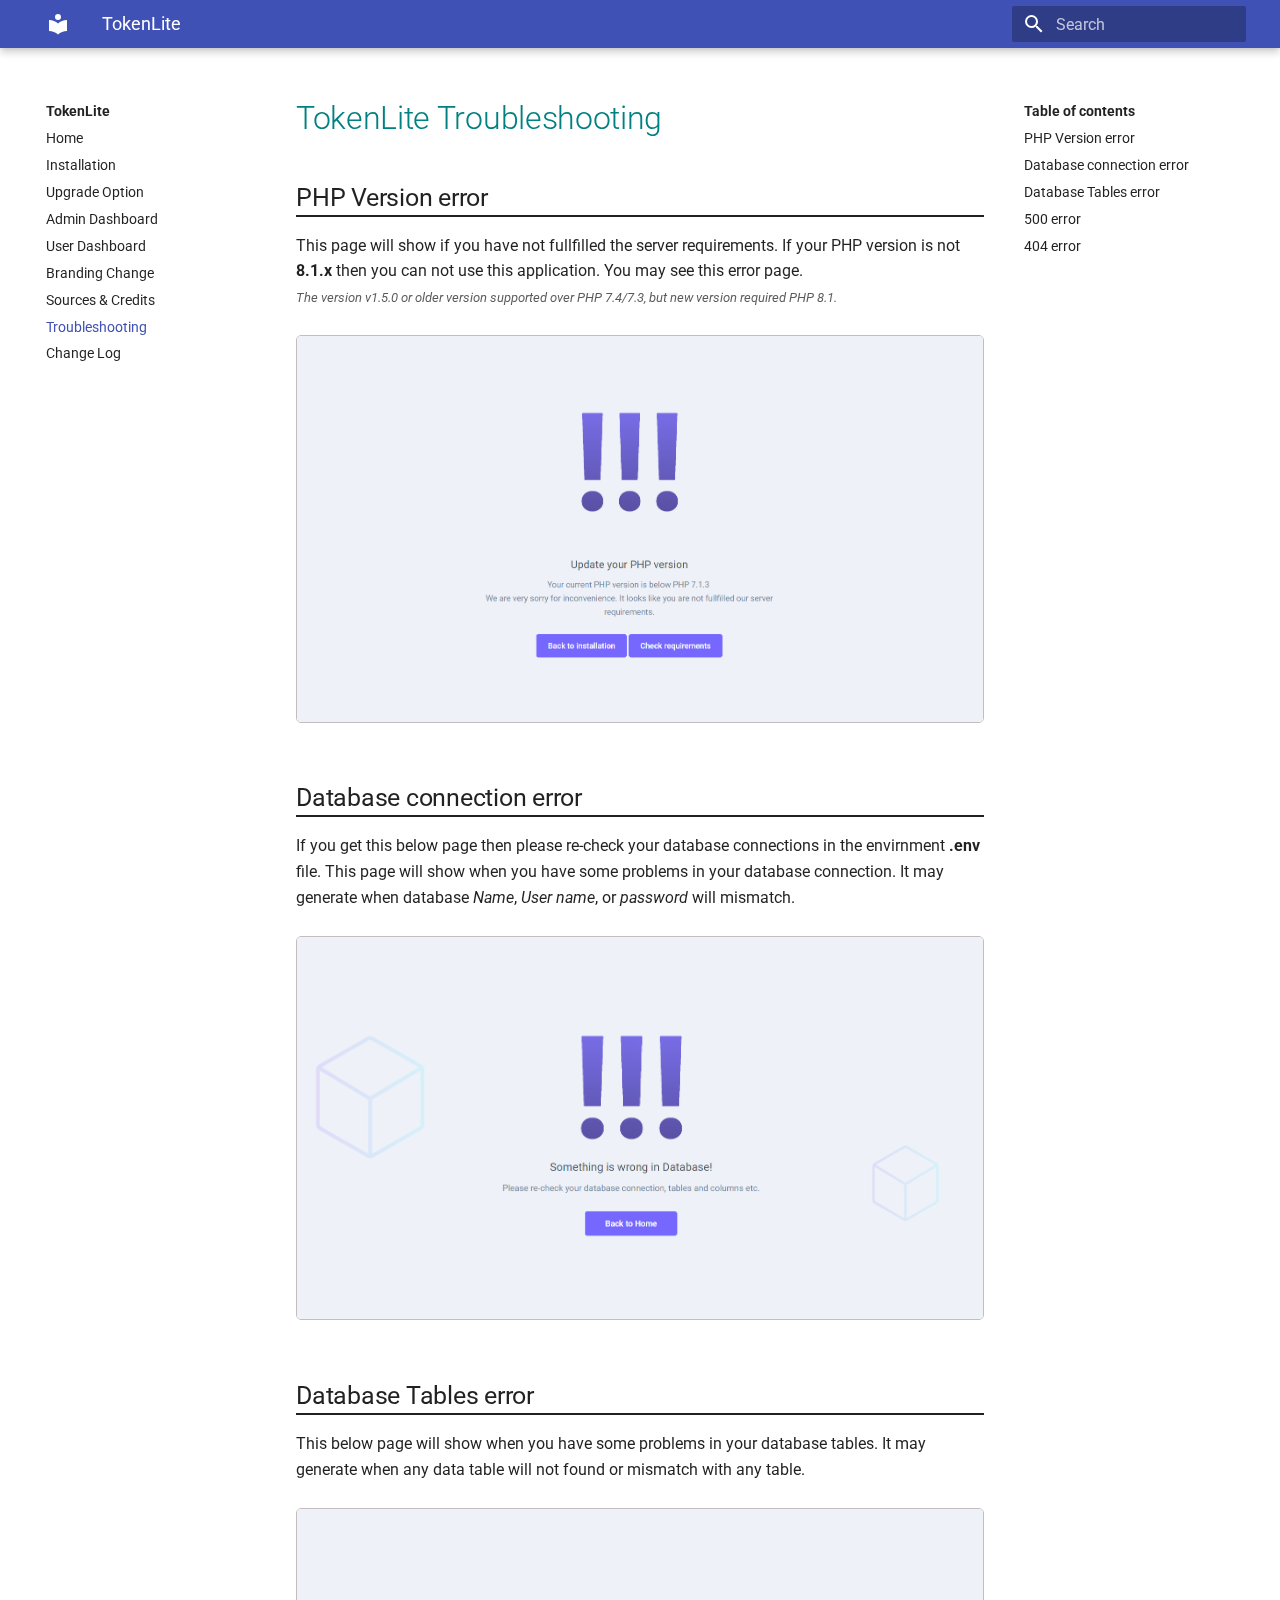
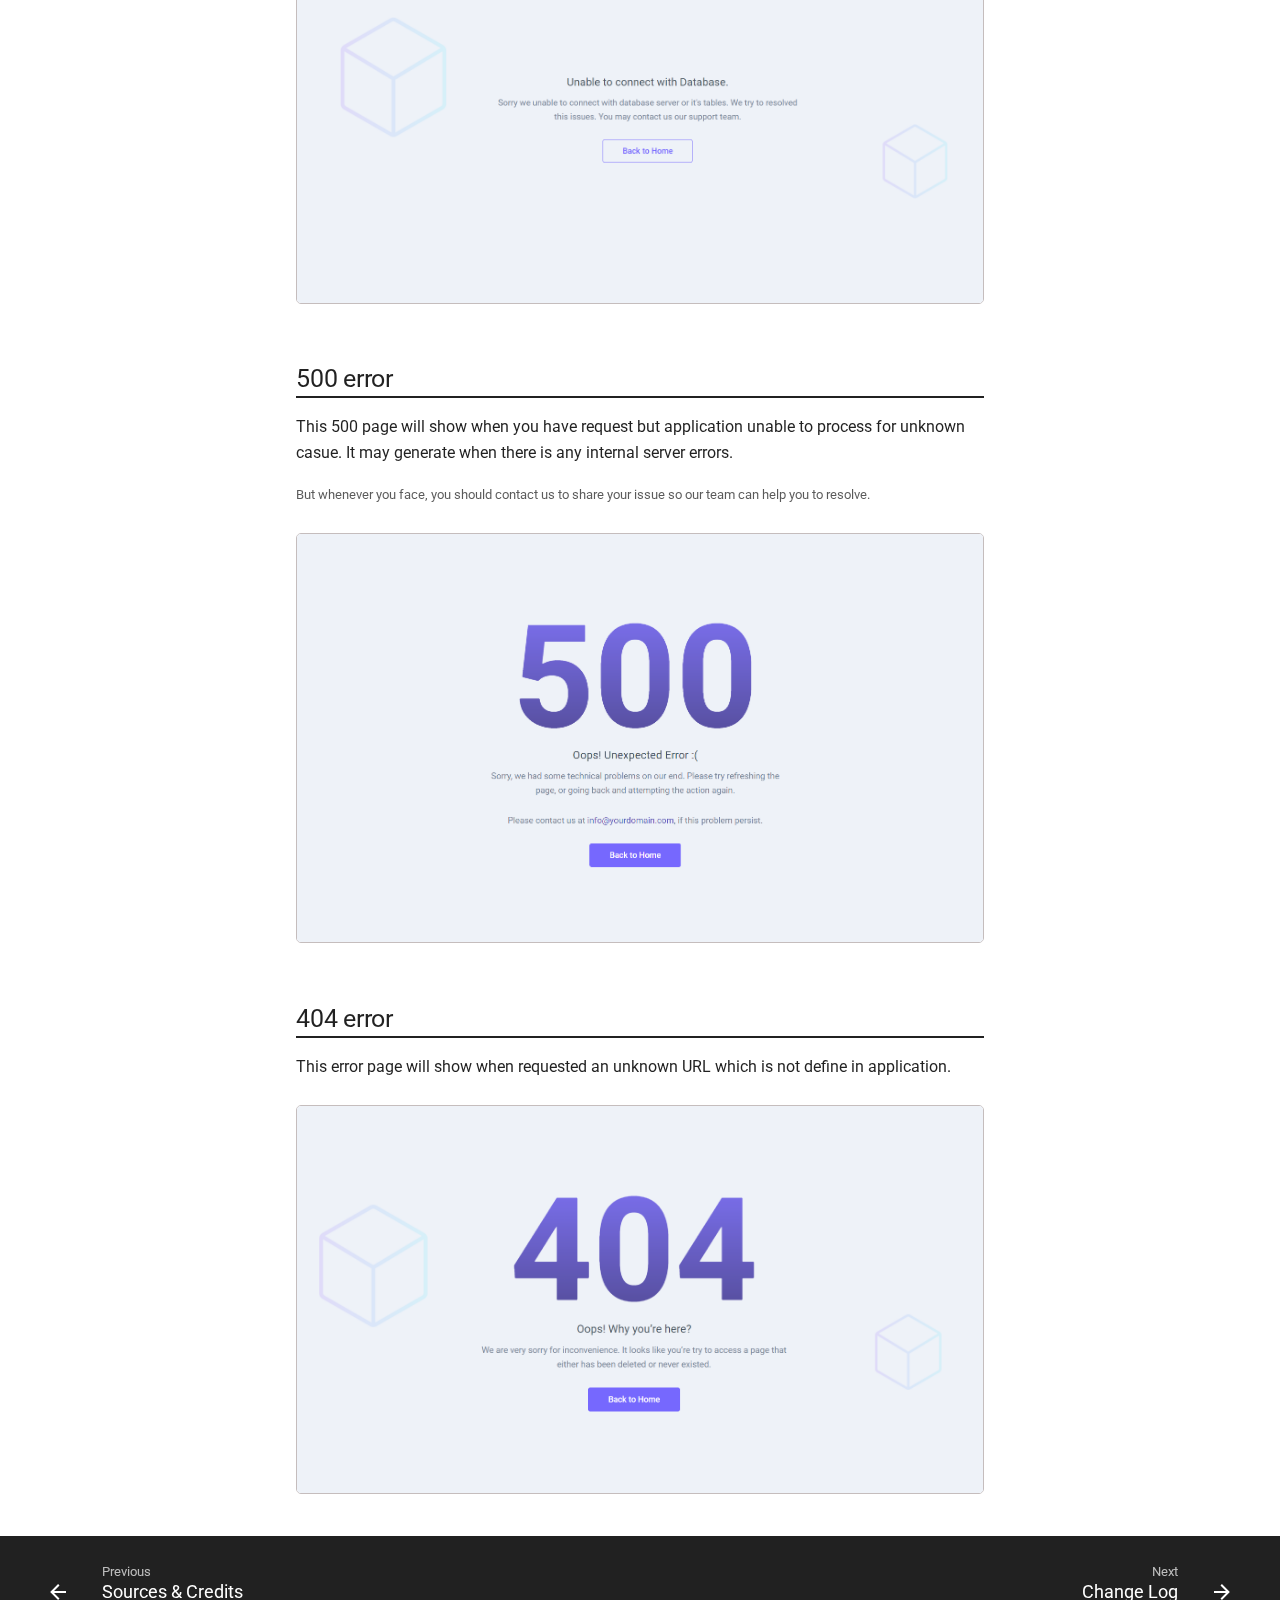
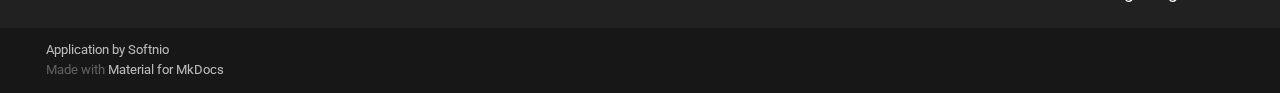
<file: documentation/troubleshooting.html>
<!doctype html>
<html lang="en" class="no-js">
  <head>
    
      <meta charset="utf-8">
      <meta name="viewport" content="width=device-width,initial-scale=1">
      
        <meta name="description" content="TokenLite Documentation">
      
      
      
        <meta name="author" content="Softnio">
      
      
        <link rel="canonical" href="https://docs.tokenlite.net/troubleshooting.html">
      
      <link rel="icon" href="assets/images/favicon.png">
      <meta name="generator" content="mkdocs-1.2.1, mkdocs-material-7.1.9">
    
    
      
        <title>Troubleshooting - TokenLite</title>
      
    
    
      <link rel="stylesheet" href="assets/stylesheets/main.ca7ac06f.min.css">
      
        
        <link rel="stylesheet" href="assets/stylesheets/palette.f1a3b89f.min.css">
        
      
    
    
    
      
        
        <link rel="preconnect" href="https://fonts.gstatic.com" crossorigin>
        <link rel="stylesheet" href="https://fonts.googleapis.com/css?family=Roboto:300,400,400i,700%7CRoboto+Mono&display=fallback">
        <style>:root{--md-text-font-family:"Roboto";--md-code-font-family:"Roboto Mono"}</style>
      
    
    
    
      <link rel="stylesheet" href="css/custom.css">
    
    
      


    
    
  </head>
  
  
    
    
    
    
    
    <body dir="ltr" data-md-color-scheme="" data-md-color-primary="none" data-md-color-accent="none">
  
    
    <script>function __prefix(e){return new URL(".",location).pathname+"."+e}function __get(e,t=localStorage){return JSON.parse(t.getItem(__prefix(e)))}</script>
    
    <input class="md-toggle" data-md-toggle="drawer" type="checkbox" id="__drawer" autocomplete="off">
    <input class="md-toggle" data-md-toggle="search" type="checkbox" id="__search" autocomplete="off">
    <label class="md-overlay" for="__drawer"></label>
    <div data-md-component="skip">
      
        
        <a href="#tokenlite-troubleshooting" class="md-skip">
          Skip to content
        </a>
      
    </div>
    <div data-md-component="announce">
      
    </div>
    
      <header class="md-header" data-md-component="header">
  <nav class="md-header__inner md-grid" aria-label="Header">
    <a href="index.html" title="TokenLite" class="md-header__button md-logo" aria-label="TokenLite" data-md-component="logo">
      
  
  <svg xmlns="http://www.w3.org/2000/svg" viewBox="0 0 24 24"><path d="M12 8a3 3 0 0 0 3-3 3 3 0 0 0-3-3 3 3 0 0 0-3 3 3 3 0 0 0 3 3m0 3.54C9.64 9.35 6.5 8 3 8v11c3.5 0 6.64 1.35 9 3.54 2.36-2.19 5.5-3.54 9-3.54V8c-3.5 0-6.64 1.35-9 3.54z"/></svg>

    </a>
    <label class="md-header__button md-icon" for="__drawer">
      <svg xmlns="http://www.w3.org/2000/svg" viewBox="0 0 24 24"><path d="M3 6h18v2H3V6m0 5h18v2H3v-2m0 5h18v2H3v-2z"/></svg>
    </label>
    <div class="md-header__title" data-md-component="header-title">
      <div class="md-header__ellipsis">
        <div class="md-header__topic">
          <span class="md-ellipsis">
            TokenLite
          </span>
        </div>
        <div class="md-header__topic" data-md-component="header-topic">
          <span class="md-ellipsis">
            
              Troubleshooting
            
          </span>
        </div>
      </div>
    </div>
    
    
    
      <label class="md-header__button md-icon" for="__search">
        <svg xmlns="http://www.w3.org/2000/svg" viewBox="0 0 24 24"><path d="M9.5 3A6.5 6.5 0 0 1 16 9.5c0 1.61-.59 3.09-1.56 4.23l.27.27h.79l5 5-1.5 1.5-5-5v-.79l-.27-.27A6.516 6.516 0 0 1 9.5 16 6.5 6.5 0 0 1 3 9.5 6.5 6.5 0 0 1 9.5 3m0 2C7 5 5 7 5 9.5S7 14 9.5 14 14 12 14 9.5 12 5 9.5 5z"/></svg>
      </label>
      
<div class="md-search" data-md-component="search" role="dialog">
  <label class="md-search__overlay" for="__search"></label>
  <div class="md-search__inner" role="search">
    <form class="md-search__form" name="search">
      <input type="text" class="md-search__input" name="query" aria-label="Search" placeholder="Search" autocapitalize="off" autocorrect="off" autocomplete="off" spellcheck="false" data-md-component="search-query" data-md-state="active" required>
      <label class="md-search__icon md-icon" for="__search">
        <svg xmlns="http://www.w3.org/2000/svg" viewBox="0 0 24 24"><path d="M9.5 3A6.5 6.5 0 0 1 16 9.5c0 1.61-.59 3.09-1.56 4.23l.27.27h.79l5 5-1.5 1.5-5-5v-.79l-.27-.27A6.516 6.516 0 0 1 9.5 16 6.5 6.5 0 0 1 3 9.5 6.5 6.5 0 0 1 9.5 3m0 2C7 5 5 7 5 9.5S7 14 9.5 14 14 12 14 9.5 12 5 9.5 5z"/></svg>
        <svg xmlns="http://www.w3.org/2000/svg" viewBox="0 0 24 24"><path d="M20 11v2H8l5.5 5.5-1.42 1.42L4.16 12l7.92-7.92L13.5 5.5 8 11h12z"/></svg>
      </label>
      <button type="reset" class="md-search__icon md-icon" aria-label="Clear" tabindex="-1">
        <svg xmlns="http://www.w3.org/2000/svg" viewBox="0 0 24 24"><path d="M19 6.41 17.59 5 12 10.59 6.41 5 5 6.41 10.59 12 5 17.59 6.41 19 12 13.41 17.59 19 19 17.59 13.41 12 19 6.41z"/></svg>
      </button>
    </form>
    <div class="md-search__output">
      <div class="md-search__scrollwrap" data-md-scrollfix>
        <div class="md-search-result" data-md-component="search-result">
          <div class="md-search-result__meta">
            Initializing search
          </div>
          <ol class="md-search-result__list"></ol>
        </div>
      </div>
    </div>
  </div>
</div>
    
    
  </nav>
</header>
    
    <div class="md-container" data-md-component="container">
      
      
        
      
      <main class="md-main" data-md-component="main">
        <div class="md-main__inner md-grid">
          
            
              
              <div class="md-sidebar md-sidebar--primary" data-md-component="sidebar" data-md-type="navigation" >
                <div class="md-sidebar__scrollwrap">
                  <div class="md-sidebar__inner">
                    


<nav class="md-nav md-nav--primary" aria-label="Navigation" data-md-level="0">
  <label class="md-nav__title" for="__drawer">
    <a href="index.html" title="TokenLite" class="md-nav__button md-logo" aria-label="TokenLite" data-md-component="logo">
      
  
  <svg xmlns="http://www.w3.org/2000/svg" viewBox="0 0 24 24"><path d="M12 8a3 3 0 0 0 3-3 3 3 0 0 0-3-3 3 3 0 0 0-3 3 3 3 0 0 0 3 3m0 3.54C9.64 9.35 6.5 8 3 8v11c3.5 0 6.64 1.35 9 3.54 2.36-2.19 5.5-3.54 9-3.54V8c-3.5 0-6.64 1.35-9 3.54z"/></svg>

    </a>
    TokenLite
  </label>
  
  <ul class="md-nav__list" data-md-scrollfix>
    
      
      
      

  
  
  
    <li class="md-nav__item">
      <a href="index.html" class="md-nav__link">
        Home
      </a>
    </li>
  

    
      
      
      

  
  
  
    <li class="md-nav__item">
      <a href="installation.html" class="md-nav__link">
        Installation
      </a>
    </li>
  

    
      
      
      

  
  
  
    <li class="md-nav__item">
      <a href="upgrade.html" class="md-nav__link">
        Upgrade Option
      </a>
    </li>
  

    
      
      
      

  
  
  
    <li class="md-nav__item">
      <a href="admin.html" class="md-nav__link">
        Admin Dashboard
      </a>
    </li>
  

    
      
      
      

  
  
  
    <li class="md-nav__item">
      <a href="user.html" class="md-nav__link">
        User Dashboard
      </a>
    </li>
  

    
      
      
      

  
  
  
    <li class="md-nav__item">
      <a href="branding.html" class="md-nav__link">
        Branding Change
      </a>
    </li>
  

    
      
      
      

  
  
  
    <li class="md-nav__item">
      <a href="credit.html" class="md-nav__link">
        Sources & Credits
      </a>
    </li>
  

    
      
      
      

  
  
    
  
  
    <li class="md-nav__item md-nav__item--active">
      
      <input class="md-nav__toggle md-toggle" data-md-toggle="toc" type="checkbox" id="__toc">
      
      
        
      
      
        <label class="md-nav__link md-nav__link--active" for="__toc">
          Troubleshooting
          <span class="md-nav__icon md-icon"></span>
        </label>
      
      <a href="troubleshooting.html" class="md-nav__link md-nav__link--active">
        Troubleshooting
      </a>
      
        
<nav class="md-nav md-nav--secondary" aria-label="Table of contents">
  
  
  
    
  
  
    <label class="md-nav__title" for="__toc">
      <span class="md-nav__icon md-icon"></span>
      Table of contents
    </label>
    <ul class="md-nav__list" data-md-component="toc" data-md-scrollfix>
      
        <li class="md-nav__item">
  <a href="#php-version-error" class="md-nav__link">
    PHP Version error
  </a>
  
</li>
      
        <li class="md-nav__item">
  <a href="#database-connection-error" class="md-nav__link">
    Database connection error
  </a>
  
</li>
      
        <li class="md-nav__item">
  <a href="#database-tables-error" class="md-nav__link">
    Database Tables error
  </a>
  
</li>
      
        <li class="md-nav__item">
  <a href="#500-error" class="md-nav__link">
    500 error
  </a>
  
</li>
      
        <li class="md-nav__item">
  <a href="#404-error" class="md-nav__link">
    404 error
  </a>
  
</li>
      
    </ul>
  
</nav>
      
    </li>
  

    
      
      
      

  
  
  
    <li class="md-nav__item">
      <a href="change-log.html" class="md-nav__link">
        Change Log
      </a>
    </li>
  

    
  </ul>
</nav>
                  </div>
                </div>
              </div>
            
            
              
              <div class="md-sidebar md-sidebar--secondary" data-md-component="sidebar" data-md-type="toc" >
                <div class="md-sidebar__scrollwrap">
                  <div class="md-sidebar__inner">
                    
<nav class="md-nav md-nav--secondary" aria-label="Table of contents">
  
  
  
    
  
  
    <label class="md-nav__title" for="__toc">
      <span class="md-nav__icon md-icon"></span>
      Table of contents
    </label>
    <ul class="md-nav__list" data-md-component="toc" data-md-scrollfix>
      
        <li class="md-nav__item">
  <a href="#php-version-error" class="md-nav__link">
    PHP Version error
  </a>
  
</li>
      
        <li class="md-nav__item">
  <a href="#database-connection-error" class="md-nav__link">
    Database connection error
  </a>
  
</li>
      
        <li class="md-nav__item">
  <a href="#database-tables-error" class="md-nav__link">
    Database Tables error
  </a>
  
</li>
      
        <li class="md-nav__item">
  <a href="#500-error" class="md-nav__link">
    500 error
  </a>
  
</li>
      
        <li class="md-nav__item">
  <a href="#404-error" class="md-nav__link">
    404 error
  </a>
  
</li>
      
    </ul>
  
</nav>
                  </div>
                </div>
              </div>
            
          
          <div class="md-content" data-md-component="content">
            <article class="md-content__inner md-typeset">
              
                
                
                <h1 id="tokenlite-troubleshooting">TokenLite Troubleshooting</h1>
<h2 id="php-version-error"><strong>PHP Version error</strong></h2>
<p>This page will show if you have not fullfilled the server requirements. If your PHP version is not <strong>8.1.x</strong> then you can not use this application. You may see this error page.
<br><em><small>The version v1.5.0 or older version supported over PHP 7.4/7.3, but new version required PHP 8.1.</small></em></p>
<p><img alt="Connection error" src="images/errors/php_error.png" title="Connection error" /></p>
<h2 id="database-connection-error"><strong>Database connection error</strong></h2>
<p>If you get this below page then please re-check your database connections in the envirnment <strong>.env</strong> file. This page will show when you have some problems in your database connection. It may generate when database <em>Name</em>, <em>User name</em>, or <em>password</em> will mismatch.</p>
<p><img alt="Connection error" src="images/errors/connection_error.png" title="Connection error" /></p>
<h2 id="database-tables-error"><strong>Database Tables error</strong></h2>
<p>This below page will show when you have some problems in your database tables. It may generate when any data table will not found or mismatch with any table.</p>
<p><img alt="Tables error" src="images/errors/db_error.png" title="Tables error" /></p>
<h2 id="500-error"><strong>500 error</strong></h2>
<p>This 500 page will show when you have request but application unable to process for unknown casue. It may generate when there is any internal server errors. </p>
<p><small>But whenever you face, you should contact us to share your issue so our team can help you to resolve.</small></p>
<p><img alt="500 error" src="images/errors/500_error.png" title="500 error" /></p>
<h2 id="404-error"><strong>404 error</strong></h2>
<p>This error page will show when requested an unknown URL which is not define in application.</p>
<p><img alt="404 error" src="images/errors/404_error.png" title="404 error" /></p>
                
              
              
                


              
            </article>
          </div>
        </div>
        
      </main>
      
        
<footer class="md-footer">
  
    <nav class="md-footer__inner md-grid" aria-label="Footer">
      
        
        <a href="credit.html" class="md-footer__link md-footer__link--prev" aria-label="Previous: Sources &amp; Credits" rel="prev">
          <div class="md-footer__button md-icon">
            <svg xmlns="http://www.w3.org/2000/svg" viewBox="0 0 24 24"><path d="M20 11v2H8l5.5 5.5-1.42 1.42L4.16 12l7.92-7.92L13.5 5.5 8 11h12z"/></svg>
          </div>
          <div class="md-footer__title">
            <div class="md-ellipsis">
              <span class="md-footer__direction">
                Previous
              </span>
              Sources & Credits
            </div>
          </div>
        </a>
      
      
        
        <a href="change-log.html" class="md-footer__link md-footer__link--next" aria-label="Next: Change Log" rel="next">
          <div class="md-footer__title">
            <div class="md-ellipsis">
              <span class="md-footer__direction">
                Next
              </span>
              Change Log
            </div>
          </div>
          <div class="md-footer__button md-icon">
            <svg xmlns="http://www.w3.org/2000/svg" viewBox="0 0 24 24"><path d="M4 11v2h12l-5.5 5.5 1.42 1.42L19.84 12l-7.92-7.92L10.5 5.5 16 11H4z"/></svg>
          </div>
        </a>
      
    </nav>
  
  <div class="md-footer-meta md-typeset">
    <div class="md-footer-meta__inner md-grid">
      <div class="md-footer-copyright">
        
          <div class="md-footer-copyright__highlight">
            Application by Softnio
          </div>
        
        Made with
        <a href="https://squidfunk.github.io/mkdocs-material/" target="_blank" rel="noopener">
          Material for MkDocs
        </a>
        
      </div>
      
    </div>
  </div>
</footer>
      
    </div>
    <div class="md-dialog" data-md-component="dialog">
      <div class="md-dialog__inner md-typeset"></div>
    </div>
    <script id="__config" type="application/json">{"base": ".", "features": [], "translations": {"clipboard.copy": "Copy to clipboard", "clipboard.copied": "Copied to clipboard", "search.config.lang": "en", "search.config.pipeline": "trimmer, stopWordFilter", "search.config.separator": "[\\s\\-]+", "search.placeholder": "Search", "search.result.placeholder": "Type to start searching", "search.result.none": "No matching documents", "search.result.one": "1 matching document", "search.result.other": "# matching documents", "search.result.more.one": "1 more on this page", "search.result.more.other": "# more on this page", "search.result.term.missing": "Missing", "select.version.title": "Select version"}, "search": "assets/javascripts/workers/search.477d984a.min.js", "version": null}</script>
    
    
      <script src="assets/javascripts/bundle.82b56eb2.min.js"></script>
      
    
  </body>
</html>
</file>
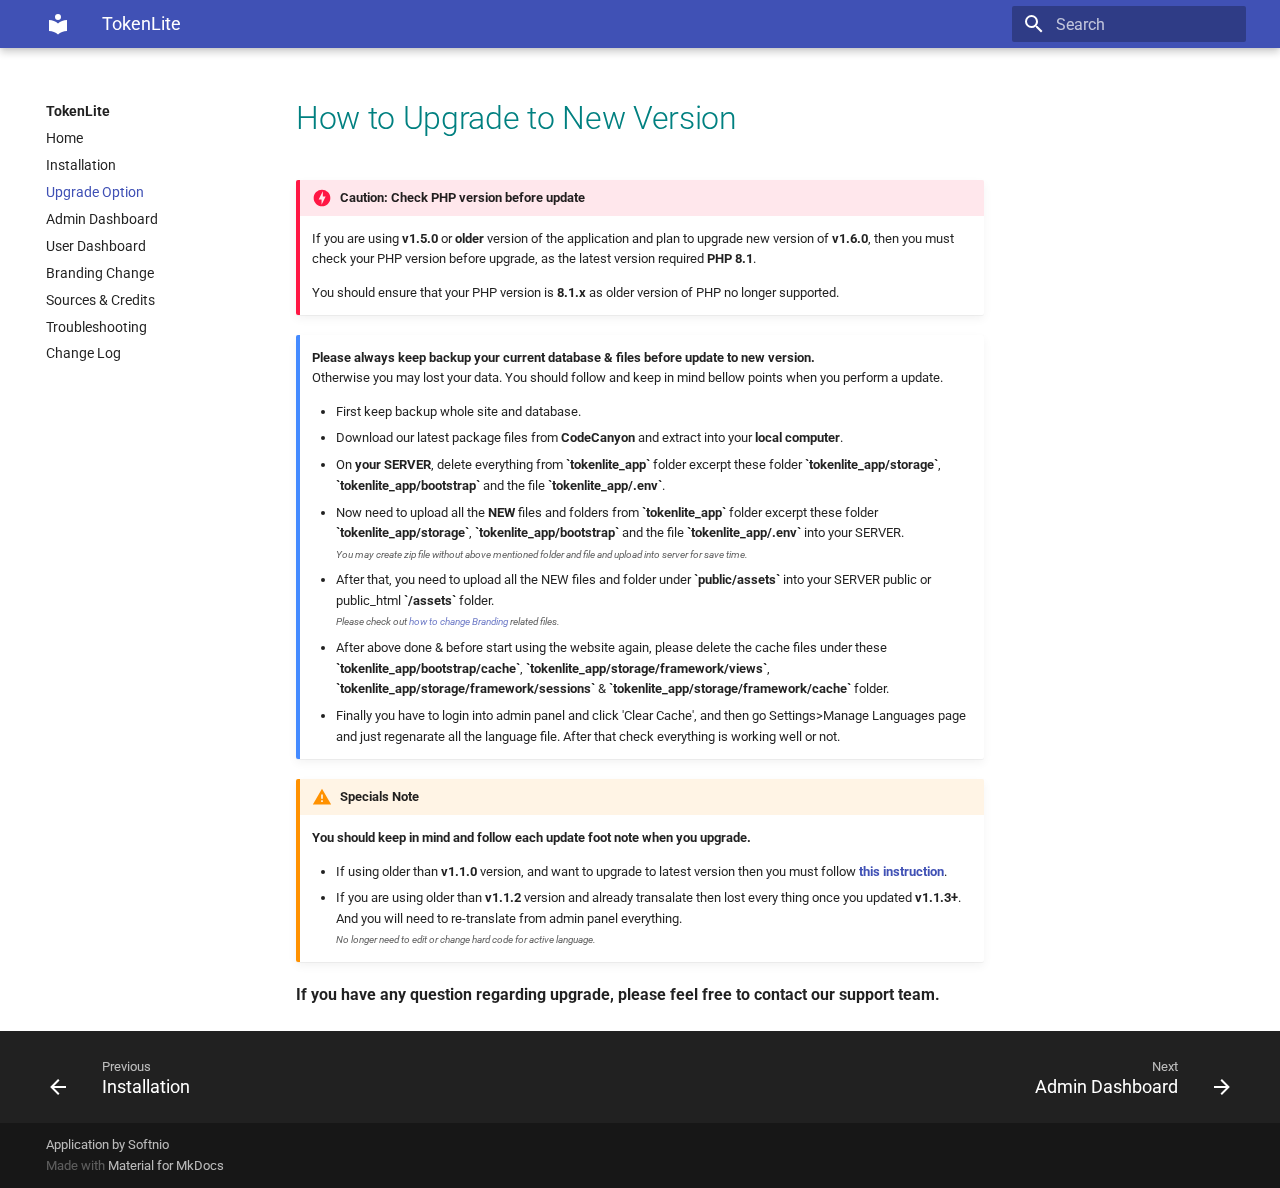
<file: documentation/upgrade.html>
<!doctype html>
<html lang="en" class="no-js">
  <head>
    
      <meta charset="utf-8">
      <meta name="viewport" content="width=device-width,initial-scale=1">
      
        <meta name="description" content="TokenLite Documentation">
      
      
      
        <meta name="author" content="Softnio">
      
      
        <link rel="canonical" href="https://docs.tokenlite.net/upgrade.html">
      
      <link rel="icon" href="assets/images/favicon.png">
      <meta name="generator" content="mkdocs-1.2.1, mkdocs-material-7.1.9">
    
    
      
        <title>Upgrade Option - TokenLite</title>
      
    
    
      <link rel="stylesheet" href="assets/stylesheets/main.ca7ac06f.min.css">
      
        
        <link rel="stylesheet" href="assets/stylesheets/palette.f1a3b89f.min.css">
        
      
    
    
    
      
        
        <link rel="preconnect" href="https://fonts.gstatic.com" crossorigin>
        <link rel="stylesheet" href="https://fonts.googleapis.com/css?family=Roboto:300,400,400i,700%7CRoboto+Mono&display=fallback">
        <style>:root{--md-text-font-family:"Roboto";--md-code-font-family:"Roboto Mono"}</style>
      
    
    
    
      <link rel="stylesheet" href="css/custom.css">
    
    
      


    
    
  </head>
  
  
    
    
    
    
    
    <body dir="ltr" data-md-color-scheme="" data-md-color-primary="none" data-md-color-accent="none">
  
    
    <script>function __prefix(e){return new URL(".",location).pathname+"."+e}function __get(e,t=localStorage){return JSON.parse(t.getItem(__prefix(e)))}</script>
    
    <input class="md-toggle" data-md-toggle="drawer" type="checkbox" id="__drawer" autocomplete="off">
    <input class="md-toggle" data-md-toggle="search" type="checkbox" id="__search" autocomplete="off">
    <label class="md-overlay" for="__drawer"></label>
    <div data-md-component="skip">
      
        
        <a href="#how-to-upgrade-to-new-version" class="md-skip">
          Skip to content
        </a>
      
    </div>
    <div data-md-component="announce">
      
    </div>
    
      <header class="md-header" data-md-component="header">
  <nav class="md-header__inner md-grid" aria-label="Header">
    <a href="index.html" title="TokenLite" class="md-header__button md-logo" aria-label="TokenLite" data-md-component="logo">
      
  
  <svg xmlns="http://www.w3.org/2000/svg" viewBox="0 0 24 24"><path d="M12 8a3 3 0 0 0 3-3 3 3 0 0 0-3-3 3 3 0 0 0-3 3 3 3 0 0 0 3 3m0 3.54C9.64 9.35 6.5 8 3 8v11c3.5 0 6.64 1.35 9 3.54 2.36-2.19 5.5-3.54 9-3.54V8c-3.5 0-6.64 1.35-9 3.54z"/></svg>

    </a>
    <label class="md-header__button md-icon" for="__drawer">
      <svg xmlns="http://www.w3.org/2000/svg" viewBox="0 0 24 24"><path d="M3 6h18v2H3V6m0 5h18v2H3v-2m0 5h18v2H3v-2z"/></svg>
    </label>
    <div class="md-header__title" data-md-component="header-title">
      <div class="md-header__ellipsis">
        <div class="md-header__topic">
          <span class="md-ellipsis">
            TokenLite
          </span>
        </div>
        <div class="md-header__topic" data-md-component="header-topic">
          <span class="md-ellipsis">
            
              Upgrade Option
            
          </span>
        </div>
      </div>
    </div>
    
    
    
      <label class="md-header__button md-icon" for="__search">
        <svg xmlns="http://www.w3.org/2000/svg" viewBox="0 0 24 24"><path d="M9.5 3A6.5 6.5 0 0 1 16 9.5c0 1.61-.59 3.09-1.56 4.23l.27.27h.79l5 5-1.5 1.5-5-5v-.79l-.27-.27A6.516 6.516 0 0 1 9.5 16 6.5 6.5 0 0 1 3 9.5 6.5 6.5 0 0 1 9.5 3m0 2C7 5 5 7 5 9.5S7 14 9.5 14 14 12 14 9.5 12 5 9.5 5z"/></svg>
      </label>
      
<div class="md-search" data-md-component="search" role="dialog">
  <label class="md-search__overlay" for="__search"></label>
  <div class="md-search__inner" role="search">
    <form class="md-search__form" name="search">
      <input type="text" class="md-search__input" name="query" aria-label="Search" placeholder="Search" autocapitalize="off" autocorrect="off" autocomplete="off" spellcheck="false" data-md-component="search-query" data-md-state="active" required>
      <label class="md-search__icon md-icon" for="__search">
        <svg xmlns="http://www.w3.org/2000/svg" viewBox="0 0 24 24"><path d="M9.5 3A6.5 6.5 0 0 1 16 9.5c0 1.61-.59 3.09-1.56 4.23l.27.27h.79l5 5-1.5 1.5-5-5v-.79l-.27-.27A6.516 6.516 0 0 1 9.5 16 6.5 6.5 0 0 1 3 9.5 6.5 6.5 0 0 1 9.5 3m0 2C7 5 5 7 5 9.5S7 14 9.5 14 14 12 14 9.5 12 5 9.5 5z"/></svg>
        <svg xmlns="http://www.w3.org/2000/svg" viewBox="0 0 24 24"><path d="M20 11v2H8l5.5 5.5-1.42 1.42L4.16 12l7.92-7.92L13.5 5.5 8 11h12z"/></svg>
      </label>
      <button type="reset" class="md-search__icon md-icon" aria-label="Clear" tabindex="-1">
        <svg xmlns="http://www.w3.org/2000/svg" viewBox="0 0 24 24"><path d="M19 6.41 17.59 5 12 10.59 6.41 5 5 6.41 10.59 12 5 17.59 6.41 19 12 13.41 17.59 19 19 17.59 13.41 12 19 6.41z"/></svg>
      </button>
    </form>
    <div class="md-search__output">
      <div class="md-search__scrollwrap" data-md-scrollfix>
        <div class="md-search-result" data-md-component="search-result">
          <div class="md-search-result__meta">
            Initializing search
          </div>
          <ol class="md-search-result__list"></ol>
        </div>
      </div>
    </div>
  </div>
</div>
    
    
  </nav>
</header>
    
    <div class="md-container" data-md-component="container">
      
      
        
      
      <main class="md-main" data-md-component="main">
        <div class="md-main__inner md-grid">
          
            
              
              <div class="md-sidebar md-sidebar--primary" data-md-component="sidebar" data-md-type="navigation" >
                <div class="md-sidebar__scrollwrap">
                  <div class="md-sidebar__inner">
                    


<nav class="md-nav md-nav--primary" aria-label="Navigation" data-md-level="0">
  <label class="md-nav__title" for="__drawer">
    <a href="index.html" title="TokenLite" class="md-nav__button md-logo" aria-label="TokenLite" data-md-component="logo">
      
  
  <svg xmlns="http://www.w3.org/2000/svg" viewBox="0 0 24 24"><path d="M12 8a3 3 0 0 0 3-3 3 3 0 0 0-3-3 3 3 0 0 0-3 3 3 3 0 0 0 3 3m0 3.54C9.64 9.35 6.5 8 3 8v11c3.5 0 6.64 1.35 9 3.54 2.36-2.19 5.5-3.54 9-3.54V8c-3.5 0-6.64 1.35-9 3.54z"/></svg>

    </a>
    TokenLite
  </label>
  
  <ul class="md-nav__list" data-md-scrollfix>
    
      
      
      

  
  
  
    <li class="md-nav__item">
      <a href="index.html" class="md-nav__link">
        Home
      </a>
    </li>
  

    
      
      
      

  
  
  
    <li class="md-nav__item">
      <a href="installation.html" class="md-nav__link">
        Installation
      </a>
    </li>
  

    
      
      
      

  
  
    
  
  
    <li class="md-nav__item md-nav__item--active">
      
      <input class="md-nav__toggle md-toggle" data-md-toggle="toc" type="checkbox" id="__toc">
      
      
        
      
      
      <a href="upgrade.html" class="md-nav__link md-nav__link--active">
        Upgrade Option
      </a>
      
    </li>
  

    
      
      
      

  
  
  
    <li class="md-nav__item">
      <a href="admin.html" class="md-nav__link">
        Admin Dashboard
      </a>
    </li>
  

    
      
      
      

  
  
  
    <li class="md-nav__item">
      <a href="user.html" class="md-nav__link">
        User Dashboard
      </a>
    </li>
  

    
      
      
      

  
  
  
    <li class="md-nav__item">
      <a href="branding.html" class="md-nav__link">
        Branding Change
      </a>
    </li>
  

    
      
      
      

  
  
  
    <li class="md-nav__item">
      <a href="credit.html" class="md-nav__link">
        Sources & Credits
      </a>
    </li>
  

    
      
      
      

  
  
  
    <li class="md-nav__item">
      <a href="troubleshooting.html" class="md-nav__link">
        Troubleshooting
      </a>
    </li>
  

    
      
      
      

  
  
  
    <li class="md-nav__item">
      <a href="change-log.html" class="md-nav__link">
        Change Log
      </a>
    </li>
  

    
  </ul>
</nav>
                  </div>
                </div>
              </div>
            
            
              
              <div class="md-sidebar md-sidebar--secondary" data-md-component="sidebar" data-md-type="toc" >
                <div class="md-sidebar__scrollwrap">
                  <div class="md-sidebar__inner">
                    
<nav class="md-nav md-nav--secondary" aria-label="Table of contents">
  
  
  
    
  
  
</nav>
                  </div>
                </div>
              </div>
            
          
          <div class="md-content" data-md-component="content">
            <article class="md-content__inner md-typeset">
              
                
                
                <h1 id="how-to-upgrade-to-new-version">How to Upgrade to New Version</h1>
<div class="admonition danger">
<p class="admonition-title">Caution: Check PHP version before update</p>
    <p>If you are using <strong>v1.5.0</strong> or <strong>older</strong> version of the application and plan to upgrade new version of <strong>v1.6.0</strong>, then you must check your PHP version before upgrade, as the latest version required <strong>PHP 8.1</strong>.</p>
    <p>You should ensure that your PHP version is <strong>8.1.x</strong> as older version of PHP no longer supported.</p>
</div>

<div class="admonition">
<p><strong>Please always keep backup your current database &amp; files before update to new version.</strong>
<br>Otherwise you may lost your data. You should follow and keep in mind bellow points when you perform a update.</p>
<ul>
    <li>First keep backup whole site and database.</li>
    <li>Download our latest package files from <strong>CodeCanyon</strong> and extract into your <strong>local computer</strong>.</li>
    <li>On <strong>your SERVER</strong>, delete everything from <strong>`tokenlite_app`</strong> folder excerpt these folder <strong>`tokenlite_app/storage`</strong>, <strong>`tokenlite_app/bootstrap`</strong> and the file <strong>`tokenlite_app/.env`</strong>.</li>
    <li>Now need to upload all the <strong>NEW</strong> files and folders from <strong>`tokenlite_app`</strong> folder excerpt these folder <strong>`tokenlite_app/storage`</strong>, <strong>`tokenlite_app/bootstrap`</strong> and the file <strong>`tokenlite_app/.env`</strong> into your SERVER. <br><em><small>You may create zip file without above mentioned folder and file and upload into server for save time.</small></em></li>
    <li>After that, you need to upload all the NEW files and folder under <strong>`public/assets`</strong> into your SERVER public or public_html <strong>`/assets`</strong> folder.<br><em><small>Please check out <a href="branding.html">how to change Branding</a> related files.</small></em></li>
    <li>After above done & before start using the website again, please delete the cache files under these <strong>`tokenlite_app/bootstrap/cache`</strong>, <strong>`tokenlite_app/storage/framework/views`</strong>, <strong>`tokenlite_app/storage/framework/sessions`</strong> & <strong>`tokenlite_app/storage/framework/cache`</strong> folder.</li>
    <li>Finally you have to login into admin panel and click 'Clear Cache', and then go Settings>Manage Languages page and just regenarate all the language file. After that check everything is working well or not.</li>
</div>

<div class="admonition warning">
    <p class="admonition-title">Specials Note</p>
    <p><strong>You should keep in mind and follow each update foot note when you upgrade.</strong></p>
    <ul>
        <li>If using older than <strong>v1.1.0</strong> version, and want to upgrade to latest version then you must follow <strong><a href="change-log.html#must-v110">this instruction</a></strong>.</li>
        <li>If you are using older than <strong>v1.1.2</strong> version and already transalate then lost every thing once you updated <strong>v1.1.3+</strong>. And you will need to re-translate from admin panel everything.<br><em><small>No longer need to edit or change hard code for active language.</small></em></li>
    </ul>
</div>

<p><strong>If you have any question regarding upgrade, please feel free to contact our support team.</strong></p>
                
              
              
                


              
            </article>
          </div>
        </div>
        
      </main>
      
        
<footer class="md-footer">
  
    <nav class="md-footer__inner md-grid" aria-label="Footer">
      
        
        <a href="installation.html" class="md-footer__link md-footer__link--prev" aria-label="Previous: Installation" rel="prev">
          <div class="md-footer__button md-icon">
            <svg xmlns="http://www.w3.org/2000/svg" viewBox="0 0 24 24"><path d="M20 11v2H8l5.5 5.5-1.42 1.42L4.16 12l7.92-7.92L13.5 5.5 8 11h12z"/></svg>
          </div>
          <div class="md-footer__title">
            <div class="md-ellipsis">
              <span class="md-footer__direction">
                Previous
              </span>
              Installation
            </div>
          </div>
        </a>
      
      
        
        <a href="admin.html" class="md-footer__link md-footer__link--next" aria-label="Next: Admin Dashboard" rel="next">
          <div class="md-footer__title">
            <div class="md-ellipsis">
              <span class="md-footer__direction">
                Next
              </span>
              Admin Dashboard
            </div>
          </div>
          <div class="md-footer__button md-icon">
            <svg xmlns="http://www.w3.org/2000/svg" viewBox="0 0 24 24"><path d="M4 11v2h12l-5.5 5.5 1.42 1.42L19.84 12l-7.92-7.92L10.5 5.5 16 11H4z"/></svg>
          </div>
        </a>
      
    </nav>
  
  <div class="md-footer-meta md-typeset">
    <div class="md-footer-meta__inner md-grid">
      <div class="md-footer-copyright">
        
          <div class="md-footer-copyright__highlight">
            Application by Softnio
          </div>
        
        Made with
        <a href="https://squidfunk.github.io/mkdocs-material/" target="_blank" rel="noopener">
          Material for MkDocs
        </a>
        
      </div>
      
    </div>
  </div>
</footer>
      
    </div>
    <div class="md-dialog" data-md-component="dialog">
      <div class="md-dialog__inner md-typeset"></div>
    </div>
    <script id="__config" type="application/json">{"base": ".", "features": [], "translations": {"clipboard.copy": "Copy to clipboard", "clipboard.copied": "Copied to clipboard", "search.config.lang": "en", "search.config.pipeline": "trimmer, stopWordFilter", "search.config.separator": "[\\s\\-]+", "search.placeholder": "Search", "search.result.placeholder": "Type to start searching", "search.result.none": "No matching documents", "search.result.one": "1 matching document", "search.result.other": "# matching documents", "search.result.more.one": "1 more on this page", "search.result.more.other": "# more on this page", "search.result.term.missing": "Missing", "select.version.title": "Select version"}, "search": "assets/javascripts/workers/search.477d984a.min.js", "version": null}</script>
    
    
      <script src="assets/javascripts/bundle.82b56eb2.min.js"></script>
      
    
  </body>
</html>
</file>
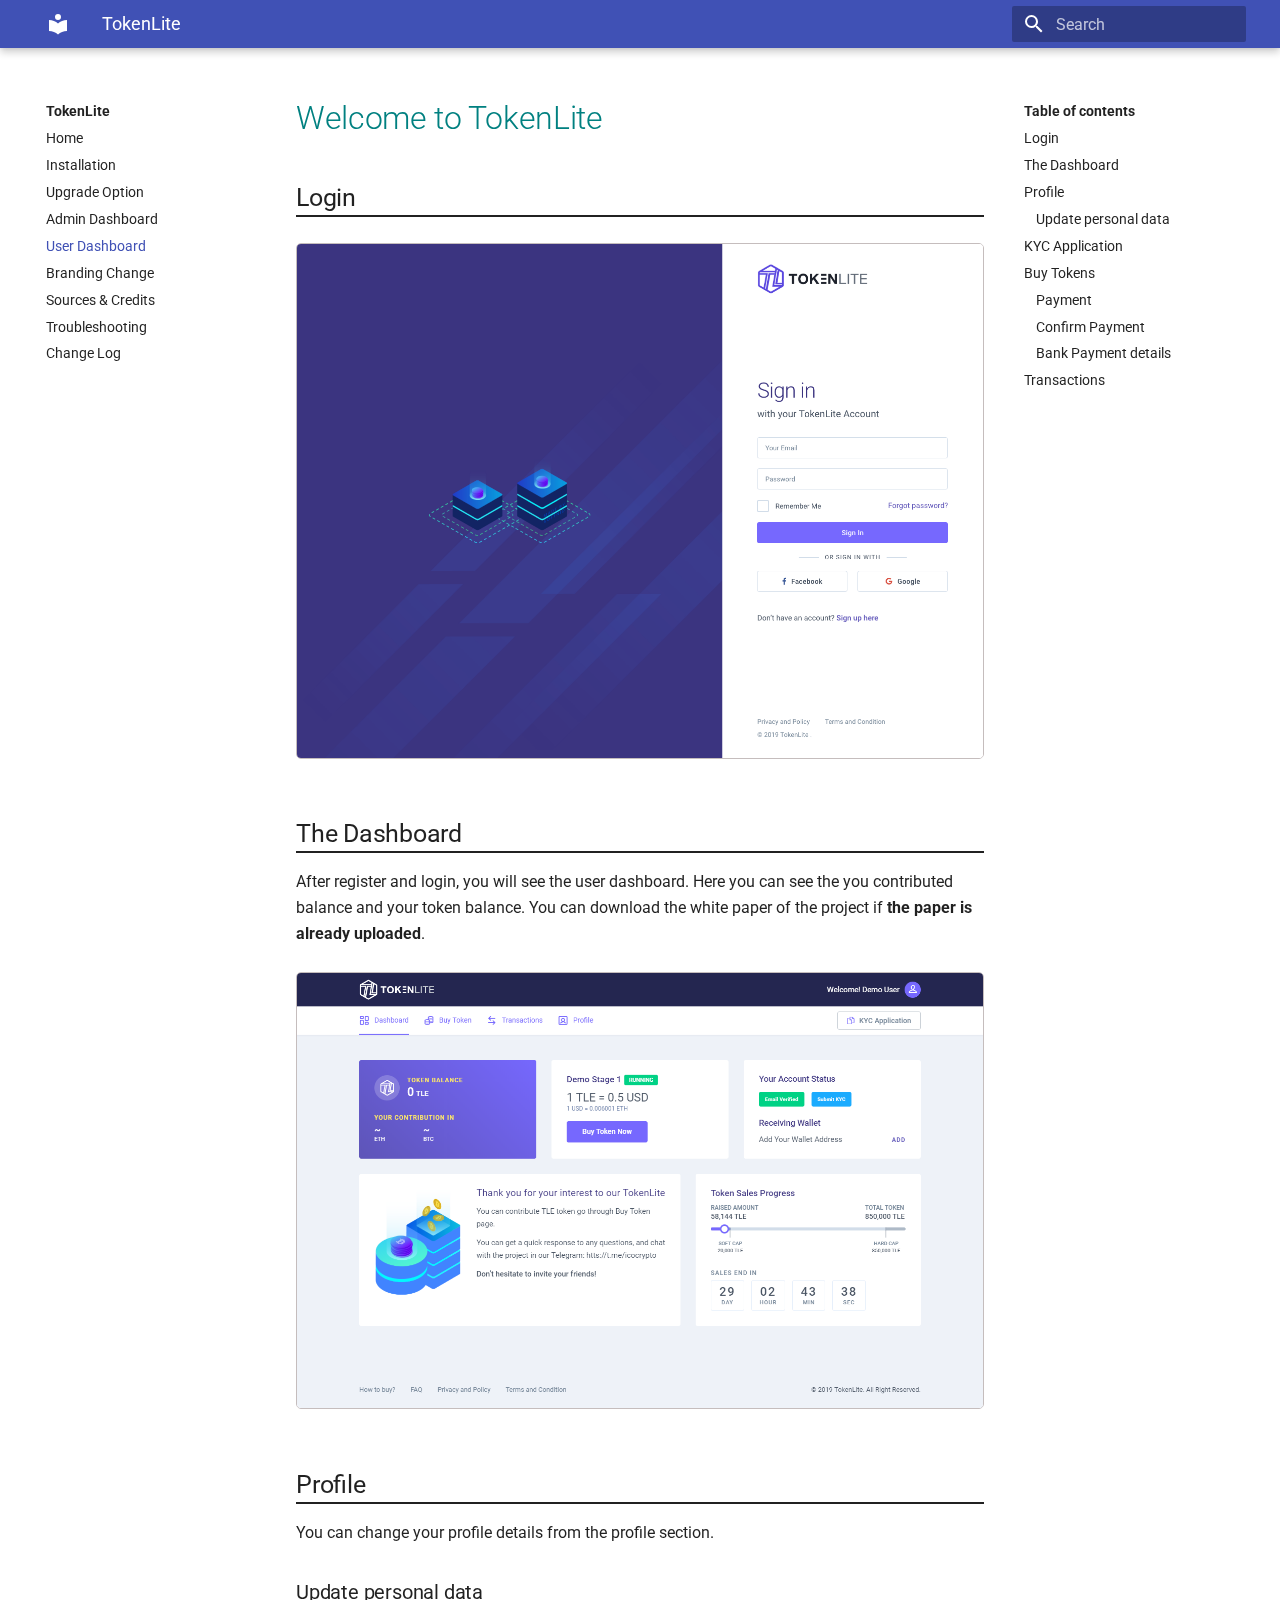
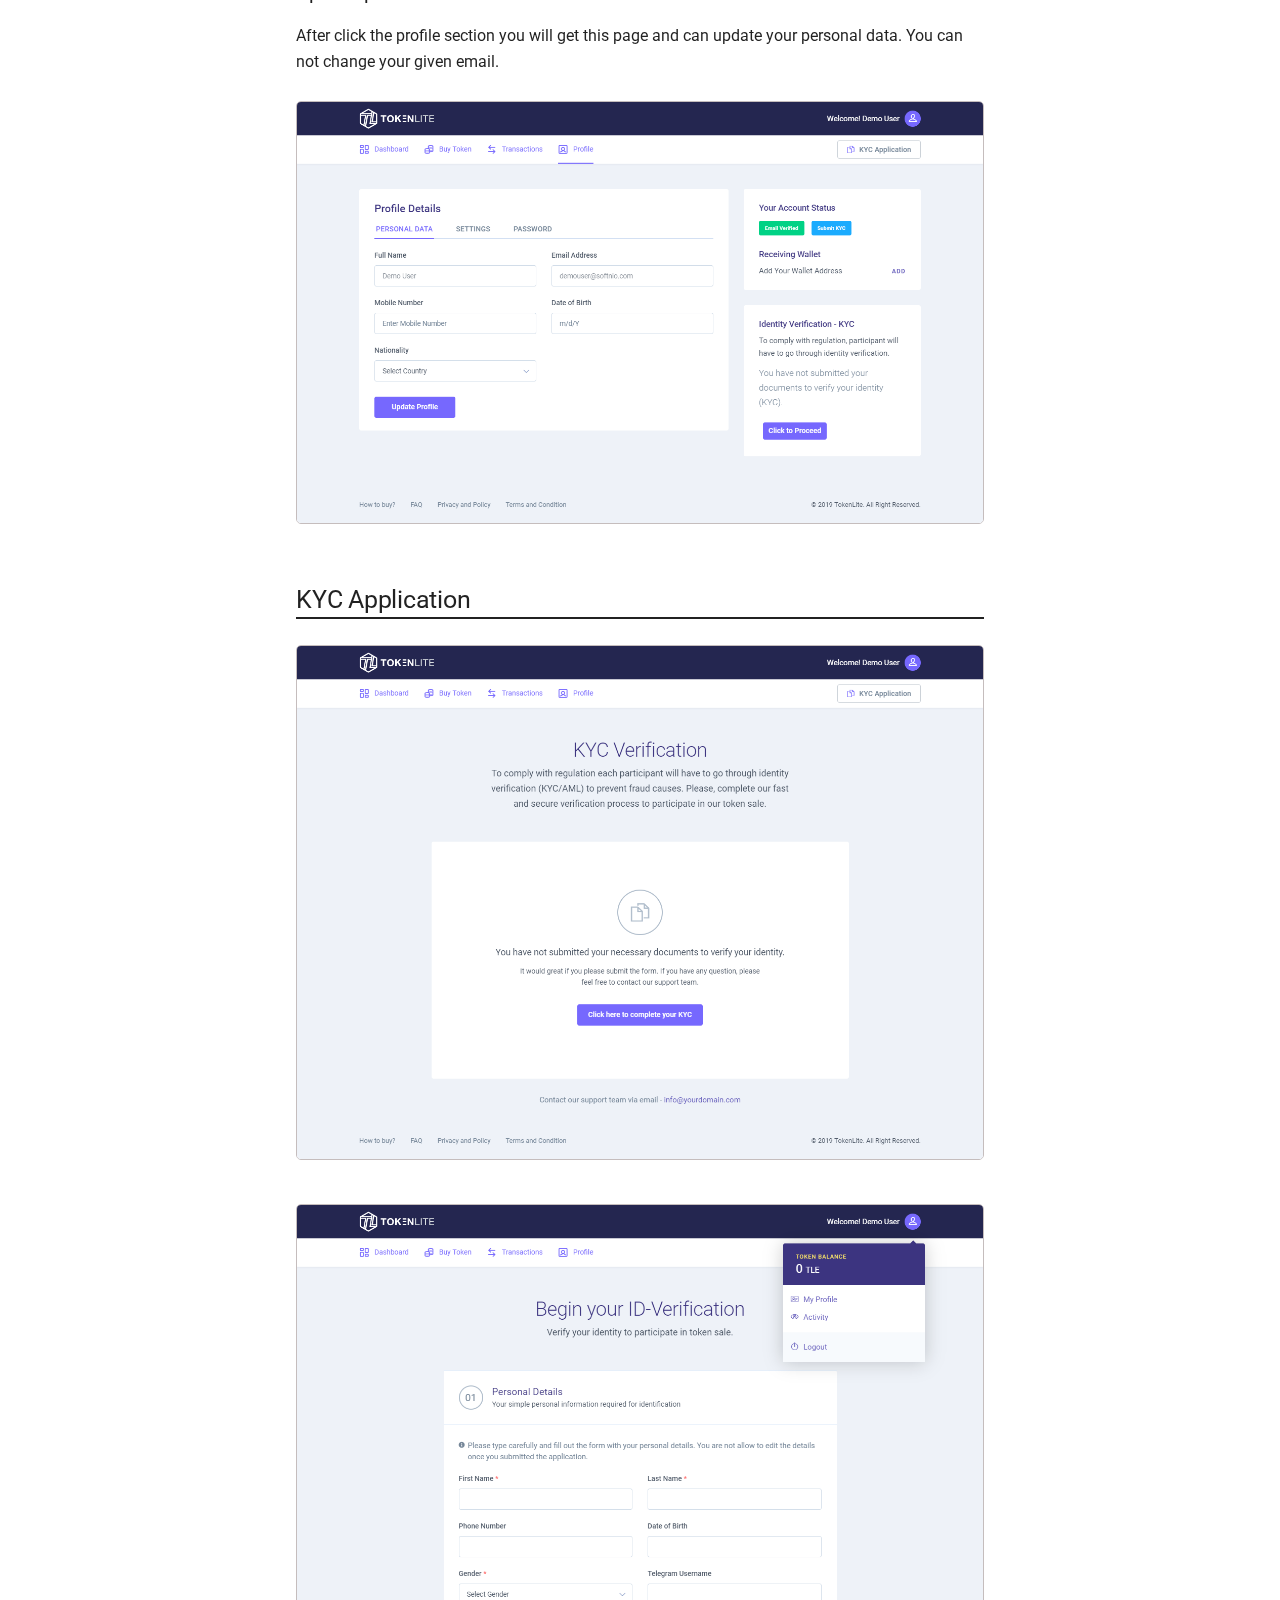
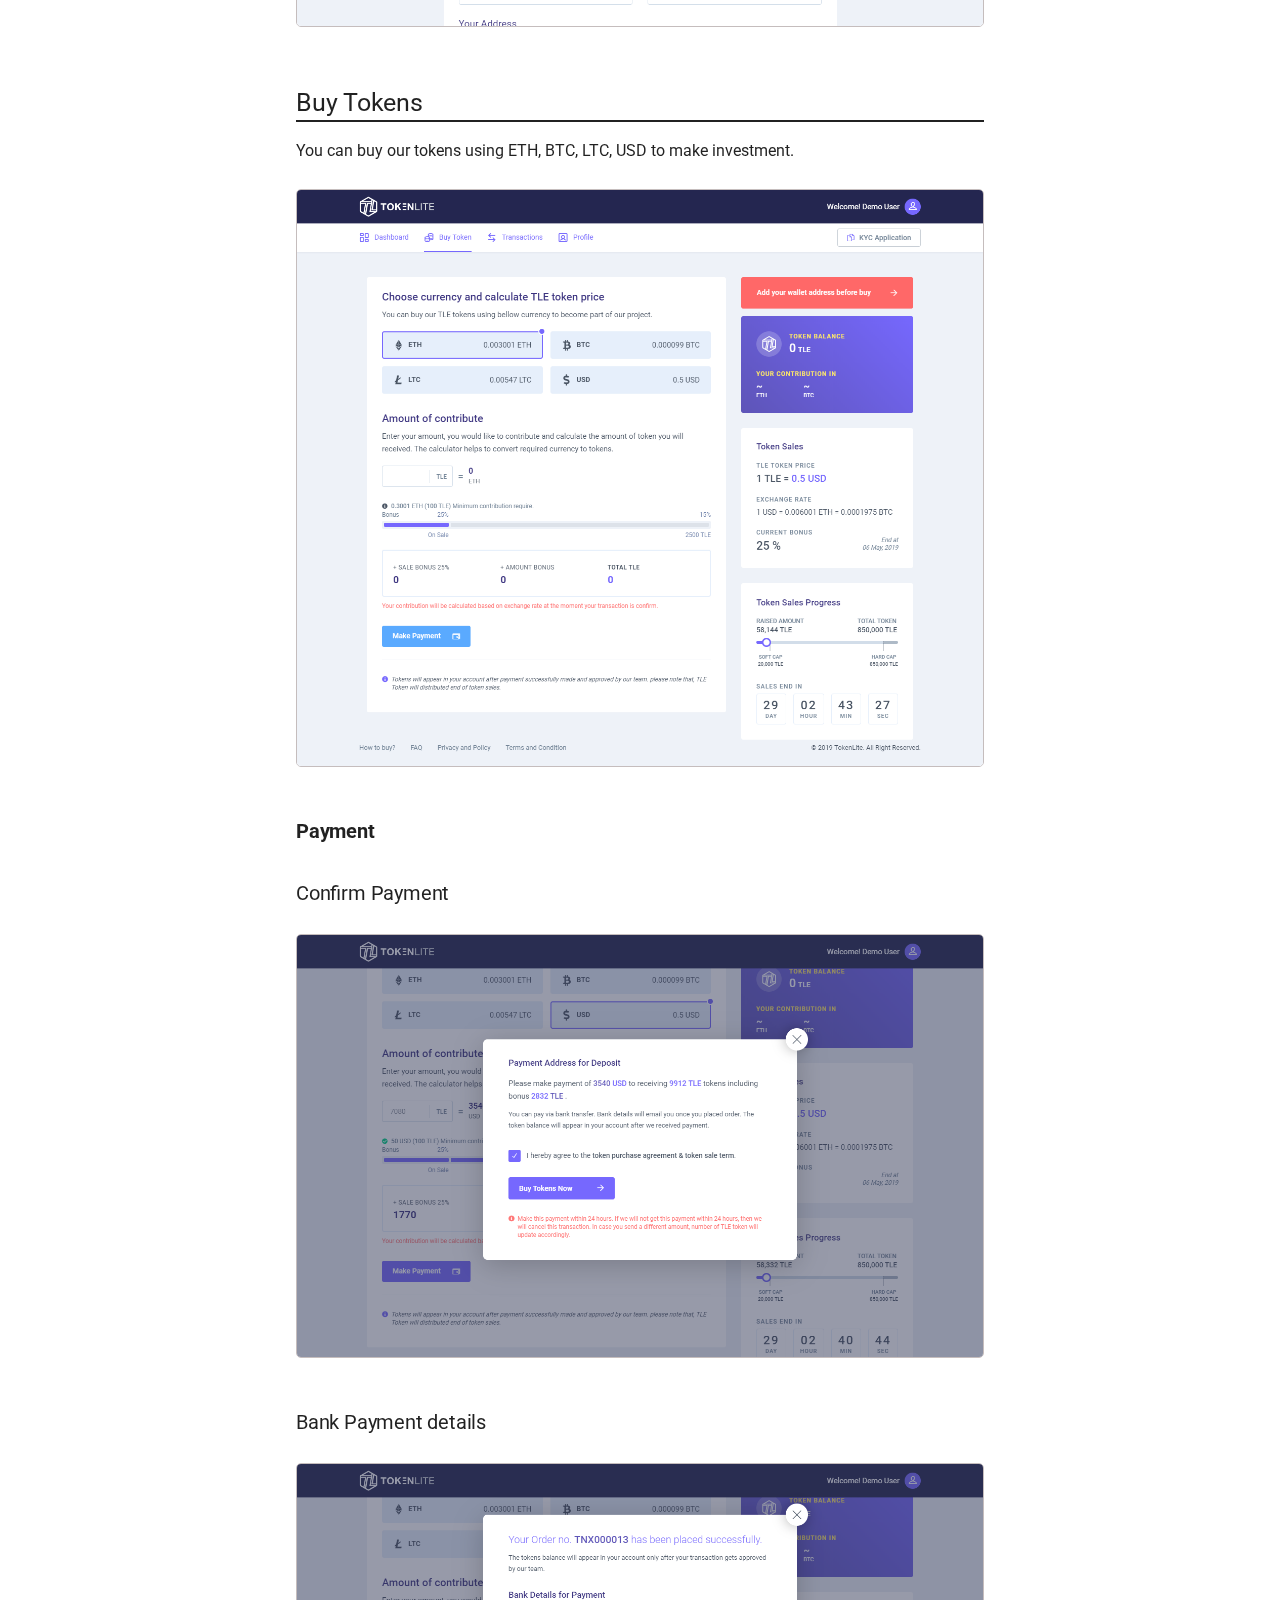
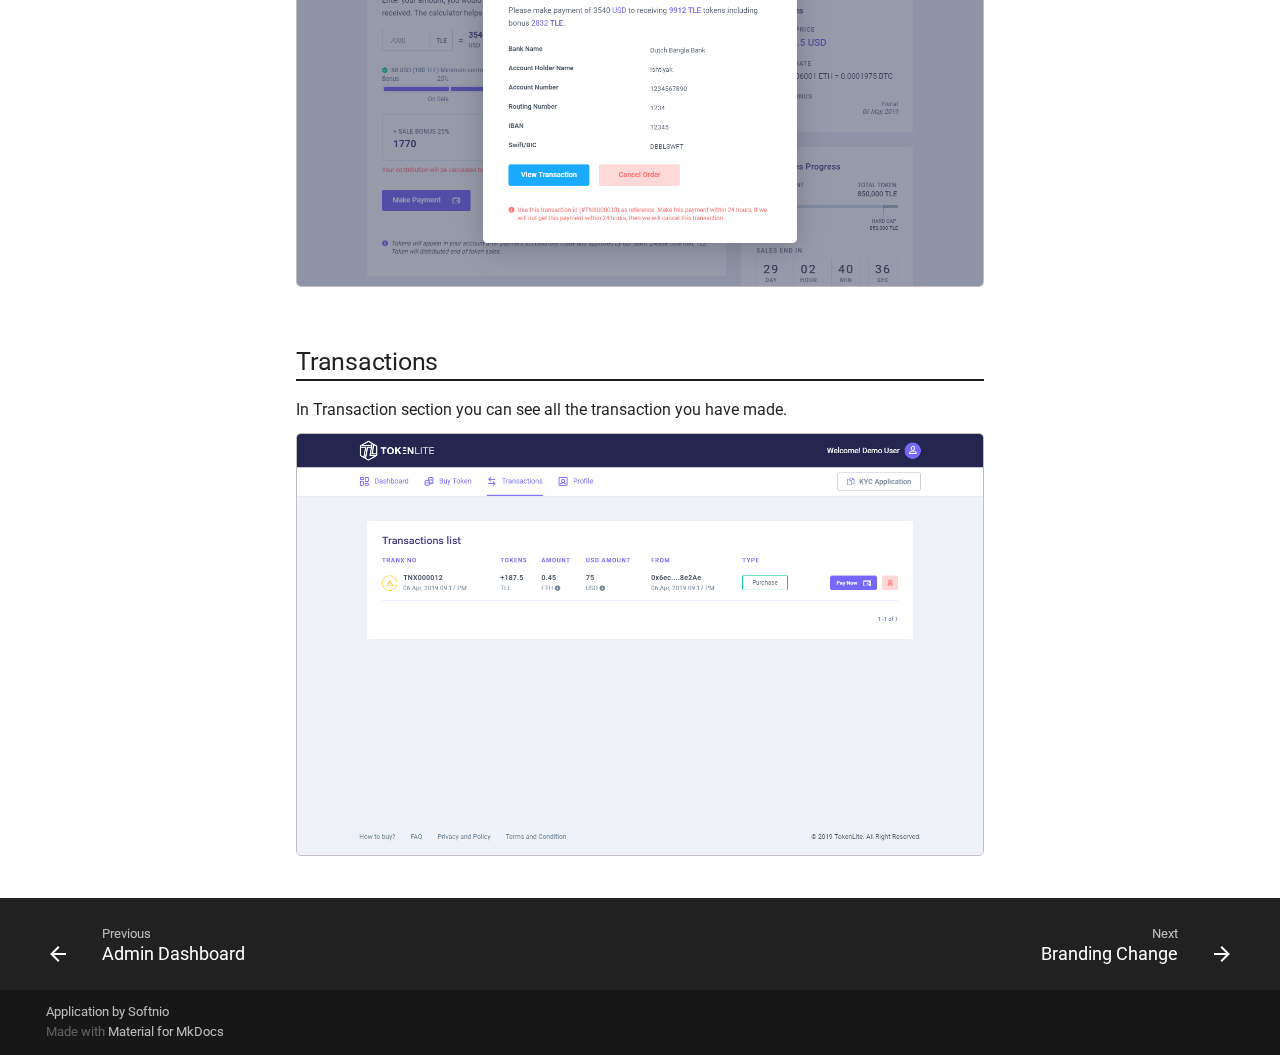
<file: documentation/user.html>
<!doctype html>
<html lang="en" class="no-js">
  <head>
    
      <meta charset="utf-8">
      <meta name="viewport" content="width=device-width,initial-scale=1">
      
        <meta name="description" content="TokenLite Documentation">
      
      
      
        <meta name="author" content="Softnio">
      
      
        <link rel="canonical" href="https://docs.tokenlite.net/user.html">
      
      <link rel="icon" href="assets/images/favicon.png">
      <meta name="generator" content="mkdocs-1.2.1, mkdocs-material-7.1.9">
    
    
      
        <title>User Dashboard - TokenLite</title>
      
    
    
      <link rel="stylesheet" href="assets/stylesheets/main.ca7ac06f.min.css">
      
        
        <link rel="stylesheet" href="assets/stylesheets/palette.f1a3b89f.min.css">
        
      
    
    
    
      
        
        <link rel="preconnect" href="https://fonts.gstatic.com" crossorigin>
        <link rel="stylesheet" href="https://fonts.googleapis.com/css?family=Roboto:300,400,400i,700%7CRoboto+Mono&display=fallback">
        <style>:root{--md-text-font-family:"Roboto";--md-code-font-family:"Roboto Mono"}</style>
      
    
    
    
      <link rel="stylesheet" href="css/custom.css">
    
    
      


    
    
  </head>
  
  
    
    
    
    
    
    <body dir="ltr" data-md-color-scheme="" data-md-color-primary="none" data-md-color-accent="none">
  
    
    <script>function __prefix(e){return new URL(".",location).pathname+"."+e}function __get(e,t=localStorage){return JSON.parse(t.getItem(__prefix(e)))}</script>
    
    <input class="md-toggle" data-md-toggle="drawer" type="checkbox" id="__drawer" autocomplete="off">
    <input class="md-toggle" data-md-toggle="search" type="checkbox" id="__search" autocomplete="off">
    <label class="md-overlay" for="__drawer"></label>
    <div data-md-component="skip">
      
        
        <a href="#welcome-to-tokenlite" class="md-skip">
          Skip to content
        </a>
      
    </div>
    <div data-md-component="announce">
      
    </div>
    
      <header class="md-header" data-md-component="header">
  <nav class="md-header__inner md-grid" aria-label="Header">
    <a href="index.html" title="TokenLite" class="md-header__button md-logo" aria-label="TokenLite" data-md-component="logo">
      
  
  <svg xmlns="http://www.w3.org/2000/svg" viewBox="0 0 24 24"><path d="M12 8a3 3 0 0 0 3-3 3 3 0 0 0-3-3 3 3 0 0 0-3 3 3 3 0 0 0 3 3m0 3.54C9.64 9.35 6.5 8 3 8v11c3.5 0 6.64 1.35 9 3.54 2.36-2.19 5.5-3.54 9-3.54V8c-3.5 0-6.64 1.35-9 3.54z"/></svg>

    </a>
    <label class="md-header__button md-icon" for="__drawer">
      <svg xmlns="http://www.w3.org/2000/svg" viewBox="0 0 24 24"><path d="M3 6h18v2H3V6m0 5h18v2H3v-2m0 5h18v2H3v-2z"/></svg>
    </label>
    <div class="md-header__title" data-md-component="header-title">
      <div class="md-header__ellipsis">
        <div class="md-header__topic">
          <span class="md-ellipsis">
            TokenLite
          </span>
        </div>
        <div class="md-header__topic" data-md-component="header-topic">
          <span class="md-ellipsis">
            
              User Dashboard
            
          </span>
        </div>
      </div>
    </div>
    
    
    
      <label class="md-header__button md-icon" for="__search">
        <svg xmlns="http://www.w3.org/2000/svg" viewBox="0 0 24 24"><path d="M9.5 3A6.5 6.5 0 0 1 16 9.5c0 1.61-.59 3.09-1.56 4.23l.27.27h.79l5 5-1.5 1.5-5-5v-.79l-.27-.27A6.516 6.516 0 0 1 9.5 16 6.5 6.5 0 0 1 3 9.5 6.5 6.5 0 0 1 9.5 3m0 2C7 5 5 7 5 9.5S7 14 9.5 14 14 12 14 9.5 12 5 9.5 5z"/></svg>
      </label>
      
<div class="md-search" data-md-component="search" role="dialog">
  <label class="md-search__overlay" for="__search"></label>
  <div class="md-search__inner" role="search">
    <form class="md-search__form" name="search">
      <input type="text" class="md-search__input" name="query" aria-label="Search" placeholder="Search" autocapitalize="off" autocorrect="off" autocomplete="off" spellcheck="false" data-md-component="search-query" data-md-state="active" required>
      <label class="md-search__icon md-icon" for="__search">
        <svg xmlns="http://www.w3.org/2000/svg" viewBox="0 0 24 24"><path d="M9.5 3A6.5 6.5 0 0 1 16 9.5c0 1.61-.59 3.09-1.56 4.23l.27.27h.79l5 5-1.5 1.5-5-5v-.79l-.27-.27A6.516 6.516 0 0 1 9.5 16 6.5 6.5 0 0 1 3 9.5 6.5 6.5 0 0 1 9.5 3m0 2C7 5 5 7 5 9.5S7 14 9.5 14 14 12 14 9.5 12 5 9.5 5z"/></svg>
        <svg xmlns="http://www.w3.org/2000/svg" viewBox="0 0 24 24"><path d="M20 11v2H8l5.5 5.5-1.42 1.42L4.16 12l7.92-7.92L13.5 5.5 8 11h12z"/></svg>
      </label>
      <button type="reset" class="md-search__icon md-icon" aria-label="Clear" tabindex="-1">
        <svg xmlns="http://www.w3.org/2000/svg" viewBox="0 0 24 24"><path d="M19 6.41 17.59 5 12 10.59 6.41 5 5 6.41 10.59 12 5 17.59 6.41 19 12 13.41 17.59 19 19 17.59 13.41 12 19 6.41z"/></svg>
      </button>
    </form>
    <div class="md-search__output">
      <div class="md-search__scrollwrap" data-md-scrollfix>
        <div class="md-search-result" data-md-component="search-result">
          <div class="md-search-result__meta">
            Initializing search
          </div>
          <ol class="md-search-result__list"></ol>
        </div>
      </div>
    </div>
  </div>
</div>
    
    
  </nav>
</header>
    
    <div class="md-container" data-md-component="container">
      
      
        
      
      <main class="md-main" data-md-component="main">
        <div class="md-main__inner md-grid">
          
            
              
              <div class="md-sidebar md-sidebar--primary" data-md-component="sidebar" data-md-type="navigation" >
                <div class="md-sidebar__scrollwrap">
                  <div class="md-sidebar__inner">
                    


<nav class="md-nav md-nav--primary" aria-label="Navigation" data-md-level="0">
  <label class="md-nav__title" for="__drawer">
    <a href="index.html" title="TokenLite" class="md-nav__button md-logo" aria-label="TokenLite" data-md-component="logo">
      
  
  <svg xmlns="http://www.w3.org/2000/svg" viewBox="0 0 24 24"><path d="M12 8a3 3 0 0 0 3-3 3 3 0 0 0-3-3 3 3 0 0 0-3 3 3 3 0 0 0 3 3m0 3.54C9.64 9.35 6.5 8 3 8v11c3.5 0 6.64 1.35 9 3.54 2.36-2.19 5.5-3.54 9-3.54V8c-3.5 0-6.64 1.35-9 3.54z"/></svg>

    </a>
    TokenLite
  </label>
  
  <ul class="md-nav__list" data-md-scrollfix>
    
      
      
      

  
  
  
    <li class="md-nav__item">
      <a href="index.html" class="md-nav__link">
        Home
      </a>
    </li>
  

    
      
      
      

  
  
  
    <li class="md-nav__item">
      <a href="installation.html" class="md-nav__link">
        Installation
      </a>
    </li>
  

    
      
      
      

  
  
  
    <li class="md-nav__item">
      <a href="upgrade.html" class="md-nav__link">
        Upgrade Option
      </a>
    </li>
  

    
      
      
      

  
  
  
    <li class="md-nav__item">
      <a href="admin.html" class="md-nav__link">
        Admin Dashboard
      </a>
    </li>
  

    
      
      
      

  
  
    
  
  
    <li class="md-nav__item md-nav__item--active">
      
      <input class="md-nav__toggle md-toggle" data-md-toggle="toc" type="checkbox" id="__toc">
      
      
        
      
      
        <label class="md-nav__link md-nav__link--active" for="__toc">
          User Dashboard
          <span class="md-nav__icon md-icon"></span>
        </label>
      
      <a href="user.html" class="md-nav__link md-nav__link--active">
        User Dashboard
      </a>
      
        
<nav class="md-nav md-nav--secondary" aria-label="Table of contents">
  
  
  
    
  
  
    <label class="md-nav__title" for="__toc">
      <span class="md-nav__icon md-icon"></span>
      Table of contents
    </label>
    <ul class="md-nav__list" data-md-component="toc" data-md-scrollfix>
      
        <li class="md-nav__item">
  <a href="#login" class="md-nav__link">
    Login
  </a>
  
</li>
      
        <li class="md-nav__item">
  <a href="#the-dashboard" class="md-nav__link">
    The Dashboard
  </a>
  
</li>
      
        <li class="md-nav__item">
  <a href="#profile" class="md-nav__link">
    Profile
  </a>
  
    <nav class="md-nav" aria-label="Profile">
      <ul class="md-nav__list">
        
          <li class="md-nav__item">
  <a href="#update-personal-data" class="md-nav__link">
    Update personal data
  </a>
  
</li>
        
      </ul>
    </nav>
  
</li>
      
        <li class="md-nav__item">
  <a href="#kyc-application" class="md-nav__link">
    KYC Application
  </a>
  
</li>
      
        <li class="md-nav__item">
  <a href="#buy-tokens" class="md-nav__link">
    Buy Tokens
  </a>
  
    <nav class="md-nav" aria-label="Buy Tokens">
      <ul class="md-nav__list">
        
          <li class="md-nav__item">
  <a href="#payment" class="md-nav__link">
    Payment
  </a>
  
</li>
        
          <li class="md-nav__item">
  <a href="#confirm-payment" class="md-nav__link">
    Confirm Payment
  </a>
  
</li>
        
          <li class="md-nav__item">
  <a href="#bank-payment-details" class="md-nav__link">
    Bank Payment details
  </a>
  
</li>
        
      </ul>
    </nav>
  
</li>
      
        <li class="md-nav__item">
  <a href="#transactions" class="md-nav__link">
    Transactions
  </a>
  
</li>
      
    </ul>
  
</nav>
      
    </li>
  

    
      
      
      

  
  
  
    <li class="md-nav__item">
      <a href="branding.html" class="md-nav__link">
        Branding Change
      </a>
    </li>
  

    
      
      
      

  
  
  
    <li class="md-nav__item">
      <a href="credit.html" class="md-nav__link">
        Sources & Credits
      </a>
    </li>
  

    
      
      
      

  
  
  
    <li class="md-nav__item">
      <a href="troubleshooting.html" class="md-nav__link">
        Troubleshooting
      </a>
    </li>
  

    
      
      
      

  
  
  
    <li class="md-nav__item">
      <a href="change-log.html" class="md-nav__link">
        Change Log
      </a>
    </li>
  

    
  </ul>
</nav>
                  </div>
                </div>
              </div>
            
            
              
              <div class="md-sidebar md-sidebar--secondary" data-md-component="sidebar" data-md-type="toc" >
                <div class="md-sidebar__scrollwrap">
                  <div class="md-sidebar__inner">
                    
<nav class="md-nav md-nav--secondary" aria-label="Table of contents">
  
  
  
    
  
  
    <label class="md-nav__title" for="__toc">
      <span class="md-nav__icon md-icon"></span>
      Table of contents
    </label>
    <ul class="md-nav__list" data-md-component="toc" data-md-scrollfix>
      
        <li class="md-nav__item">
  <a href="#login" class="md-nav__link">
    Login
  </a>
  
</li>
      
        <li class="md-nav__item">
  <a href="#the-dashboard" class="md-nav__link">
    The Dashboard
  </a>
  
</li>
      
        <li class="md-nav__item">
  <a href="#profile" class="md-nav__link">
    Profile
  </a>
  
    <nav class="md-nav" aria-label="Profile">
      <ul class="md-nav__list">
        
          <li class="md-nav__item">
  <a href="#update-personal-data" class="md-nav__link">
    Update personal data
  </a>
  
</li>
        
      </ul>
    </nav>
  
</li>
      
        <li class="md-nav__item">
  <a href="#kyc-application" class="md-nav__link">
    KYC Application
  </a>
  
</li>
      
        <li class="md-nav__item">
  <a href="#buy-tokens" class="md-nav__link">
    Buy Tokens
  </a>
  
    <nav class="md-nav" aria-label="Buy Tokens">
      <ul class="md-nav__list">
        
          <li class="md-nav__item">
  <a href="#payment" class="md-nav__link">
    Payment
  </a>
  
</li>
        
          <li class="md-nav__item">
  <a href="#confirm-payment" class="md-nav__link">
    Confirm Payment
  </a>
  
</li>
        
          <li class="md-nav__item">
  <a href="#bank-payment-details" class="md-nav__link">
    Bank Payment details
  </a>
  
</li>
        
      </ul>
    </nav>
  
</li>
      
        <li class="md-nav__item">
  <a href="#transactions" class="md-nav__link">
    Transactions
  </a>
  
</li>
      
    </ul>
  
</nav>
                  </div>
                </div>
              </div>
            
          
          <div class="md-content" data-md-component="content">
            <article class="md-content__inner md-typeset">
              
                
                
                <h1 id="welcome-to-tokenlite">Welcome to TokenLite</h1>
<h2 id="login"><strong>Login</strong></h2>
<p><img alt="Login" src="images/admin/login.png" title="Login" />  </p>
<h2 id="the-dashboard"><strong>The Dashboard</strong></h2>
<p>After register and login, you will see the user dashboard.
Here you can see the you contributed balance and your token balance. You can download the white paper of the project if <strong>the paper is already uploaded</strong>.</p>
<p><img alt="dashboard" src="images/users/dashboard.png" title="dashboard" /></p>
<h2 id="profile"><strong>Profile</strong></h2>
<p>You can change your profile details from the profile section.</p>
<h3 id="update-personal-data">Update personal data</h3>
<p>After click the profile section you will get this page and can update your personal data. You can not change your given email.</p>
<p><img alt="Profile" src="images/users/account.png" title="Profile" /></p>
<h2 id="kyc-application"><strong>KYC Application</strong></h2>
<p><img alt="KYC-setp-1" src="images/users/kyc.png" title="KYC-setp-1" /></p>
<p><img alt="KYC-setp-2" src="images/users/kyc-form.png" title="KYC-setp-2" /></p>
<h2 id="buy-tokens"><strong>Buy Tokens</strong></h2>
<p>You can buy our tokens using ETH, BTC, LTC, USD to make investment.</p>
<p><img alt="Buy Token" src="images/users/token.png" title="Buy Token" /></p>
<h3 id="payment"><strong>Payment</strong></h3>
<h3 id="confirm-payment">Confirm Payment</h3>
<p><img alt="Buy Token" src="images/users/pm-confirm.png" title="Buy Token" /></p>
<h3 id="bank-payment-details">Bank Payment details</h3>
<p><img alt="Buy Token" src="images/users/bank.png" title="Buy Token" /></p>
<h2 id="transactions"><strong>Transactions</strong></h2>
<p>In Transaction section you can see all the transaction you have made.
<img alt="transaction" src="images/users/transaction.png" title="transaction" /></p>
                
              
              
                


              
            </article>
          </div>
        </div>
        
      </main>
      
        
<footer class="md-footer">
  
    <nav class="md-footer__inner md-grid" aria-label="Footer">
      
        
        <a href="admin.html" class="md-footer__link md-footer__link--prev" aria-label="Previous: Admin Dashboard" rel="prev">
          <div class="md-footer__button md-icon">
            <svg xmlns="http://www.w3.org/2000/svg" viewBox="0 0 24 24"><path d="M20 11v2H8l5.5 5.5-1.42 1.42L4.16 12l7.92-7.92L13.5 5.5 8 11h12z"/></svg>
          </div>
          <div class="md-footer__title">
            <div class="md-ellipsis">
              <span class="md-footer__direction">
                Previous
              </span>
              Admin Dashboard
            </div>
          </div>
        </a>
      
      
        
        <a href="branding.html" class="md-footer__link md-footer__link--next" aria-label="Next: Branding Change" rel="next">
          <div class="md-footer__title">
            <div class="md-ellipsis">
              <span class="md-footer__direction">
                Next
              </span>
              Branding Change
            </div>
          </div>
          <div class="md-footer__button md-icon">
            <svg xmlns="http://www.w3.org/2000/svg" viewBox="0 0 24 24"><path d="M4 11v2h12l-5.5 5.5 1.42 1.42L19.84 12l-7.92-7.92L10.5 5.5 16 11H4z"/></svg>
          </div>
        </a>
      
    </nav>
  
  <div class="md-footer-meta md-typeset">
    <div class="md-footer-meta__inner md-grid">
      <div class="md-footer-copyright">
        
          <div class="md-footer-copyright__highlight">
            Application by Softnio
          </div>
        
        Made with
        <a href="https://squidfunk.github.io/mkdocs-material/" target="_blank" rel="noopener">
          Material for MkDocs
        </a>
        
      </div>
      
    </div>
  </div>
</footer>
      
    </div>
    <div class="md-dialog" data-md-component="dialog">
      <div class="md-dialog__inner md-typeset"></div>
    </div>
    <script id="__config" type="application/json">{"base": ".", "features": [], "translations": {"clipboard.copy": "Copy to clipboard", "clipboard.copied": "Copied to clipboard", "search.config.lang": "en", "search.config.pipeline": "trimmer, stopWordFilter", "search.config.separator": "[\\s\\-]+", "search.placeholder": "Search", "search.result.placeholder": "Type to start searching", "search.result.none": "No matching documents", "search.result.one": "1 matching document", "search.result.other": "# matching documents", "search.result.more.one": "1 more on this page", "search.result.more.other": "# more on this page", "search.result.term.missing": "Missing", "select.version.title": "Select version"}, "search": "assets/javascripts/workers/search.477d984a.min.js", "version": null}</script>
    
    
      <script src="assets/javascripts/bundle.82b56eb2.min.js"></script>
      
    
  </body>
</html>
</file>
<file: documentation/css/custom.css>
pre, code{
	font-family: "Dank Mono";
	font-style: italic;
}

h1{
	color: teal !important;
}

h2{
    border-bottom: 2px solid;
}

img {
    border: 1px solid #c5bdbd;
    margin: 10px 0;
    border-radius: 5px;
    overflow: hidden;
}
</file>
<file: documentation/assets/stylesheets/main.ca7ac06f.min.css>
@charset "UTF-8";html{-webkit-text-size-adjust:none;-moz-text-size-adjust:none;-ms-text-size-adjust:none;text-size-adjust:none;box-sizing:border-box}*,:after,:before{box-sizing:inherit}body{margin:0}a,button,input,label{-webkit-tap-highlight-color:transparent}a{color:inherit;text-decoration:none}hr{border:0;box-sizing:content-box;display:block;height:.05rem;overflow:visible;padding:0}small{font-size:80%}sub,sup{line-height:1em}img{border-style:none}table{border-collapse:separate;border-spacing:0}td,th{font-weight:400;vertical-align:top}button{background:transparent;border:0;font-family:inherit;font-size:inherit;margin:0;padding:0}input{border:0;outline:none}:root{--md-default-fg-color:rgba(0,0,0,0.87);--md-default-fg-color--light:rgba(0,0,0,0.54);--md-default-fg-color--lighter:rgba(0,0,0,0.32);--md-default-fg-color--lightest:rgba(0,0,0,0.07);--md-default-bg-color:#fff;--md-default-bg-color--light:hsla(0,0%,100%,0.7);--md-default-bg-color--lighter:hsla(0,0%,100%,0.3);--md-default-bg-color--lightest:hsla(0,0%,100%,0.12);--md-primary-fg-color:#4051b5;--md-primary-fg-color--light:#5d6cc0;--md-primary-fg-color--dark:#303fa1;--md-primary-bg-color:#fff;--md-primary-bg-color--light:hsla(0,0%,100%,0.7);--md-accent-fg-color:#526cfe;--md-accent-fg-color--transparent:rgba(82,108,254,0.1);--md-accent-bg-color:#fff;--md-accent-bg-color--light:hsla(0,0%,100%,0.7)}:root>*{--md-code-fg-color:#36464e;--md-code-bg-color:#f5f5f5;--md-code-hl-color:rgba(255,255,0,0.5);--md-code-hl-number-color:#d52a2a;--md-code-hl-special-color:#db1457;--md-code-hl-function-color:#a846b9;--md-code-hl-constant-color:#6e59d9;--md-code-hl-keyword-color:#3f6ec6;--md-code-hl-string-color:#1c7d4d;--md-code-hl-name-color:var(--md-code-fg-color);--md-code-hl-operator-color:var(--md-default-fg-color--light);--md-code-hl-punctuation-color:var(--md-default-fg-color--light);--md-code-hl-comment-color:var(--md-default-fg-color--light);--md-code-hl-generic-color:var(--md-default-fg-color--light);--md-code-hl-variable-color:var(--md-default-fg-color--light);--md-typeset-color:var(--md-default-fg-color);--md-typeset-a-color:var(--md-primary-fg-color);--md-typeset-mark-color:rgba(255,255,0,0.5);--md-typeset-del-color:hsla(6,90%,60%,0.15);--md-typeset-ins-color:rgba(11,213,112,0.15);--md-typeset-kbd-color:#fafafa;--md-typeset-kbd-accent-color:#fff;--md-typeset-kbd-border-color:#b8b8b8;--md-admonition-fg-color:var(--md-default-fg-color);--md-admonition-bg-color:var(--md-default-bg-color);--md-footer-fg-color:#fff;--md-footer-fg-color--light:hsla(0,0%,100%,0.7);--md-footer-fg-color--lighter:hsla(0,0%,100%,0.3);--md-footer-bg-color:rgba(0,0,0,0.87);--md-footer-bg-color--dark:rgba(0,0,0,0.32)}.md-icon svg{fill:currentColor;display:block;height:1.2rem;width:1.2rem}body{-webkit-font-smoothing:antialiased;-moz-osx-font-smoothing:grayscale}body,input{font-feature-settings:"kern","liga";font-family:var(--md-text-font-family,_),-apple-system,BlinkMacSystemFont,Helvetica,Arial,sans-serif}body,code,input,kbd,pre{color:var(--md-typeset-color)}code,kbd,pre{font-feature-settings:"kern";font-family:var(--md-code-font-family,_),SFMono-Regular,Consolas,Menlo,monospace}:root{--md-typeset-table--ascending:url('data:image/svg+xml;charset=utf-8,<svg xmlns="http://www.w3.org/2000/svg" viewBox="0 0 24 24"><path d="M11 4h2v12l5.5-5.5 1.42 1.42L12 19.84l-7.92-7.92L5.5 10.5 11 16V4z"/></svg>');--md-typeset-table--descending:url('data:image/svg+xml;charset=utf-8,<svg xmlns="http://www.w3.org/2000/svg" viewBox="0 0 24 24"><path d="M13 20h-2V8l-5.5 5.5-1.42-1.42L12 4.16l7.92 7.92-1.42 1.42L13 8v12z"/></svg>')}.md-typeset{-webkit-print-color-adjust:exact;color-adjust:exact;font-size:.8rem;line-height:1.6}@media print{.md-typeset{font-size:.68rem}}.md-typeset blockquote,.md-typeset dl,.md-typeset figure,.md-typeset ol,.md-typeset pre,.md-typeset ul{margin:1em 0}.md-typeset h1{color:var(--md-default-fg-color--light);font-size:2em;line-height:1.3;margin:0 0 1.25em}.md-typeset h1,.md-typeset h2{font-weight:300;letter-spacing:-.01em}.md-typeset h2{font-size:1.5625em;line-height:1.4;margin:1.6em 0 .64em}.md-typeset h3{font-size:1.25em;font-weight:400;letter-spacing:-.01em;line-height:1.5;margin:1.6em 0 .8em}.md-typeset h2+h3{margin-top:.8em}.md-typeset h4{font-weight:700;letter-spacing:-.01em;margin:1em 0}.md-typeset h5,.md-typeset h6{color:var(--md-default-fg-color--light);font-size:.8em;font-weight:700;letter-spacing:-.01em;margin:1.25em 0}.md-typeset h5{text-transform:uppercase}.md-typeset hr{border-bottom:.05rem solid var(--md-default-fg-color--lightest);display:flow-root;margin:1.5em 0}.md-typeset a{color:var(--md-typeset-a-color);word-break:break-word}.md-typeset a,.md-typeset a:before{transition:color 125ms}.md-typeset a:focus,.md-typeset a:hover{color:var(--md-accent-fg-color)}.md-typeset a.focus-visible{outline-color:var(--md-accent-fg-color);outline-offset:.2rem}.md-typeset code,.md-typeset kbd,.md-typeset pre{color:var(--md-code-fg-color);direction:ltr}@media print{.md-typeset code,.md-typeset kbd,.md-typeset pre{white-space:pre-wrap}}.md-typeset code{background-color:var(--md-code-bg-color);border-radius:.1rem;-webkit-box-decoration-break:clone;box-decoration-break:clone;font-size:.85em;padding:0 .2941176471em;word-break:break-word}.md-typeset code:not(.focus-visible){-webkit-tap-highlight-color:transparent;outline:none}.md-typeset h1 code,.md-typeset h2 code,.md-typeset h3 code,.md-typeset h4 code,.md-typeset h5 code,.md-typeset h6 code{background-color:transparent;box-shadow:none;margin:initial;padding:initial}.md-typeset a code{color:currentColor}.md-typeset pre{display:flow-root;line-height:1.4;position:relative}.md-typeset pre>code{-webkit-box-decoration-break:slice;box-decoration-break:slice;box-shadow:none;display:block;margin:0;overflow:auto;padding:.7720588235em 1.1764705882em;scrollbar-color:var(--md-default-fg-color--lighter) transparent;scrollbar-width:thin;touch-action:auto;word-break:normal}.md-typeset pre>code:hover{scrollbar-color:var(--md-accent-fg-color) transparent}.md-typeset pre>code::-webkit-scrollbar{height:.2rem;width:.2rem}.md-typeset pre>code::-webkit-scrollbar-thumb{background-color:var(--md-default-fg-color--lighter)}.md-typeset pre>code::-webkit-scrollbar-thumb:hover{background-color:var(--md-accent-fg-color)}@media screen and (max-width:44.9375em){.md-typeset>pre{margin:1em -.8rem}.md-typeset>pre code{border-radius:0}}.md-typeset kbd{background-color:var(--md-typeset-kbd-color);border-radius:.1rem;box-shadow:0 .1rem 0 .05rem var(--md-typeset-kbd-border-color),0 .1rem 0 var(--md-typeset-kbd-border-color),0 -.1rem .2rem var(--md-typeset-kbd-accent-color) inset;color:var(--md-default-fg-color);display:inline-block;font-size:.75em;padding:0 .6666666667em;vertical-align:text-top;word-break:break-word}.md-typeset mark{background-color:var(--md-typeset-mark-color);-webkit-box-decoration-break:clone;box-decoration-break:clone;color:inherit;word-break:break-word}.md-typeset abbr{border-bottom:.05rem dotted var(--md-default-fg-color--light);cursor:help;text-decoration:none}@media (hover:none){.md-typeset abbr{position:relative}.md-typeset abbr[title]:focus:after,.md-typeset abbr[title]:hover:after{background-color:var(--md-default-fg-color);border-radius:.1rem;box-shadow:0 2px 2px 0 rgba(0,0,0,.14),0 1px 5px 0 rgba(0,0,0,.12),0 3px 1px -2px rgba(0,0,0,.2);color:var(--md-default-bg-color);content:attr(title);display:inline-block;font-size:.7rem;left:0;margin-top:2em;max-width:80%;min-width:-webkit-max-content;min-width:-moz-max-content;min-width:max-content;padding:.2rem .3rem;position:absolute;width:auto}}.md-typeset small{opacity:.75}.md-typeset sub,.md-typeset sup{margin-left:.078125em}[dir=rtl] .md-typeset sub,[dir=rtl] .md-typeset sup{margin-left:0;margin-right:.078125em}.md-typeset blockquote{border-left:.2rem solid var(--md-default-fg-color--lighter);color:var(--md-default-fg-color--light);display:flow-root;padding-left:.6rem}[dir=rtl] .md-typeset blockquote{border-left:initial;border-right:.2rem solid var(--md-default-fg-color--lighter);padding-left:0;padding-right:.6rem}.md-typeset ul{list-style-type:disc}.md-typeset ol,.md-typeset ul{display:flow-root;margin-left:.625em;padding:0}[dir=rtl] .md-typeset ol,[dir=rtl] .md-typeset ul{margin-left:0;margin-right:.625em}.md-typeset ol ol,.md-typeset ul ol{list-style-type:lower-alpha}.md-typeset ol ol ol,.md-typeset ul ol ol{list-style-type:lower-roman}.md-typeset ol li,.md-typeset ul li{margin-bottom:.5em;margin-left:1.25em}[dir=rtl] .md-typeset ol li,[dir=rtl] .md-typeset ul li{margin-left:0;margin-right:1.25em}.md-typeset ol li blockquote,.md-typeset ol li p,.md-typeset ul li blockquote,.md-typeset ul li p{margin:.5em 0}.md-typeset ol li:last-child,.md-typeset ul li:last-child{margin-bottom:0}.md-typeset ol li ol,.md-typeset ol li ul,.md-typeset ul li ol,.md-typeset ul li ul{margin:.5em 0 .5em .625em}[dir=rtl] .md-typeset ol li ol,[dir=rtl] .md-typeset ol li ul,[dir=rtl] .md-typeset ul li ol,[dir=rtl] .md-typeset ul li ul{margin-left:0;margin-right:.625em}.md-typeset dd{margin:1em 0 1.5em 1.875em}[dir=rtl] .md-typeset dd{margin-left:0;margin-right:1.875em}.md-typeset img,.md-typeset svg{height:auto;max-width:100%}.md-typeset img[align=left],.md-typeset svg[align=left]{margin:1em 1em 1em 0}.md-typeset img[align=right],.md-typeset svg[align=right]{margin:1em 0 1em 1em}.md-typeset img[align]:only-child,.md-typeset svg[align]:only-child{margin-top:0}.md-typeset figure{display:flow-root;margin:0 auto;max-width:100%;text-align:center;width:-webkit-fit-content;width:-moz-fit-content;width:fit-content}.md-typeset figure img{display:block}.md-typeset figcaption{font-style:italic;margin:1em auto 2em;max-width:24rem}.md-typeset iframe{max-width:100%}.md-typeset table:not([class]){background-color:var(--md-default-bg-color);border-radius:.1rem;box-shadow:0 .2rem .5rem rgba(0,0,0,.05),0 0 .05rem rgba(0,0,0,.1);display:inline-block;font-size:.64rem;max-width:100%;overflow:auto;touch-action:auto}@media print{.md-typeset table:not([class]){display:table}}.md-typeset table:not([class])+*{margin-top:1.5em}.md-typeset table:not([class]) td>:first-child,.md-typeset table:not([class]) th>:first-child{margin-top:0}.md-typeset table:not([class]) td>:last-child,.md-typeset table:not([class]) th>:last-child{margin-bottom:0}.md-typeset table:not([class]) td:not([align]),.md-typeset table:not([class]) th:not([align]){text-align:left}[dir=rtl] .md-typeset table:not([class]) td:not([align]),[dir=rtl] .md-typeset table:not([class]) th:not([align]){text-align:right}.md-typeset table:not([class]) th{background-color:var(--md-default-fg-color--light);color:var(--md-default-bg-color);min-width:5rem;padding:.9375em 1.25em;vertical-align:top}.md-typeset table:not([class]) th a{color:inherit}.md-typeset table:not([class]) td{border-top:.05rem solid var(--md-default-fg-color--lightest);padding:.9375em 1.25em;vertical-align:top}.md-typeset table:not([class]) tr{transition:background-color 125ms}.md-typeset table:not([class]) tr:hover{background-color:rgba(0,0,0,.035);box-shadow:0 .05rem 0 var(--md-default-bg-color) inset}.md-typeset table:not([class]) tr:first-child td{border-top:0}.md-typeset table:not([class]) a{word-break:normal}.md-typeset table th[role=columnheader]{cursor:pointer}.md-typeset table th[role=columnheader]:after{content:"";display:inline-block;height:1.2em;margin-left:.5em;-webkit-mask-repeat:no-repeat;mask-repeat:no-repeat;-webkit-mask-size:contain;mask-size:contain;vertical-align:sub;width:1.2em}.md-typeset table th[role=columnheader][aria-sort=ascending]:after{background-color:currentColor;-webkit-mask-image:var(--md-typeset-table--ascending);mask-image:var(--md-typeset-table--ascending)}.md-typeset table th[role=columnheader][aria-sort=descending]:after{background-color:currentColor;-webkit-mask-image:var(--md-typeset-table--descending);mask-image:var(--md-typeset-table--descending)}.md-typeset__scrollwrap{margin:1em -.8rem;overflow-x:auto;touch-action:auto}.md-typeset__table{display:inline-block;margin-bottom:.5em;padding:0 .8rem}@media print{.md-typeset__table{display:block}}html .md-typeset__table table{display:table;margin:0;overflow:hidden;width:100%}html{font-size:125%;height:100%;overflow-x:hidden}@media screen and (min-width:100em){html{font-size:137.5%}}@media screen and (min-width:125em){html{font-size:150%}}body{background-color:var(--md-default-bg-color);display:flex;flex-direction:column;font-size:.5rem;min-height:100%;position:relative;width:100%}@media print{body{display:block}}@media screen and (max-width:59.9375em){body[data-md-state=lock]{position:fixed}}.md-grid{margin-left:auto;margin-right:auto;max-width:61rem}.md-container{display:flex;flex-direction:column;flex-grow:1}@media print{.md-container{display:block}}.md-main{flex-grow:1}.md-main__inner{display:flex;height:100%;margin-top:1.5rem}.md-ellipsis{overflow:hidden;text-overflow:ellipsis;white-space:nowrap}.md-toggle{display:none}.md-option{height:0;opacity:0;position:absolute;width:0}.md-option:checked+label:not([hidden]){display:block}.md-option.focus-visible+label{outline-color:var(--md-accent-fg-color);outline-style:auto}.md-skip{background-color:var(--md-default-fg-color);border-radius:.1rem;color:var(--md-default-bg-color);font-size:.64rem;margin:.5rem;opacity:0;outline-color:var(--md-accent-fg-color);padding:.3rem .5rem;position:fixed;transform:translateY(.4rem);z-index:-1}.md-skip:focus{opacity:1;transform:translateY(0);transition:transform .25s cubic-bezier(.4,0,.2,1),opacity 175ms 75ms;z-index:10}@page{margin:25mm}.md-announce{background-color:var(--md-footer-bg-color);overflow:auto}@media print{.md-announce{display:none}}.md-announce__inner{color:var(--md-footer-fg-color);font-size:.7rem;margin:.6rem auto;padding:0 .8rem}:root{--md-clipboard-icon:url('data:image/svg+xml;charset=utf-8,<svg xmlns="http://www.w3.org/2000/svg" viewBox="0 0 24 24"><path d="M19 21H8V7h11m0-2H8a2 2 0 0 0-2 2v14a2 2 0 0 0 2 2h11a2 2 0 0 0 2-2V7a2 2 0 0 0-2-2m-3-4H4a2 2 0 0 0-2 2v14h2V3h12V1z"/></svg>')}.md-clipboard{border-radius:.1rem;color:var(--md-default-fg-color--lightest);cursor:pointer;height:1.5em;outline-color:var(--md-accent-fg-color);outline-offset:.1rem;position:absolute;right:.5em;top:.5em;transition:color .25s;width:1.5em;z-index:1}@media print{.md-clipboard{display:none}}.md-clipboard:not(.focus-visible){-webkit-tap-highlight-color:transparent;outline:none}:hover>.md-clipboard{color:var(--md-default-fg-color--light)}.md-clipboard:focus,.md-clipboard:hover{color:var(--md-accent-fg-color)}.md-clipboard:after{background-color:currentColor;content:"";display:block;height:1.125em;margin:0 auto;-webkit-mask-image:var(--md-clipboard-icon);mask-image:var(--md-clipboard-icon);-webkit-mask-repeat:no-repeat;mask-repeat:no-repeat;-webkit-mask-size:contain;mask-size:contain;width:1.125em}.md-clipboard--inline{cursor:pointer}.md-clipboard--inline code{transition:color .25s,background-color .25s}.md-clipboard--inline:focus code,.md-clipboard--inline:hover code{background-color:var(--md-accent-fg-color--transparent);color:var(--md-accent-fg-color)}.md-content{flex-grow:1;overflow:hidden;scroll-padding-top:51.2rem}.md-content__inner{margin:0 .8rem 1.2rem;padding-top:.6rem}@media screen and (min-width:76.25em){.md-sidebar--primary:not([hidden])~.md-content>.md-content__inner{margin-left:1.2rem}[dir=rtl] .md-sidebar--primary:not([hidden])~.md-content>.md-content__inner{margin-left:.8rem;margin-right:1.2rem}.md-sidebar--secondary:not([hidden])~.md-content>.md-content__inner{margin-right:1.2rem}[dir=rtl] .md-sidebar--secondary:not([hidden])~.md-content>.md-content__inner{margin-left:1.2rem;margin-right:.8rem}}.md-content__inner:before{content:"";display:block;height:.4rem}.md-content__inner>:last-child{margin-bottom:0}.md-content__button{float:right;margin:.4rem 0 .4rem .4rem;padding:0}@media print{.md-content__button{display:none}}[dir=rtl] .md-content__button{float:left;margin-left:0;margin-right:.4rem}[dir=rtl] .md-content__button svg{transform:scaleX(-1)}.md-typeset .md-content__button{color:var(--md-default-fg-color--lighter)}.md-content__button svg{display:inline;vertical-align:top}.md-dialog{background-color:var(--md-default-fg-color);border-radius:.1rem;bottom:.8rem;box-shadow:0 2px 2px 0 rgba(0,0,0,.14),0 1px 5px 0 rgba(0,0,0,.12),0 3px 1px -2px rgba(0,0,0,.2);left:auto;min-width:11.1rem;opacity:0;padding:.4rem .6rem;pointer-events:none;position:fixed;right:.8rem;transform:translateY(100%);transition:transform 0ms .4s,opacity .4s;z-index:2}@media print{.md-dialog{display:none}}[dir=rtl] .md-dialog{left:.8rem;right:auto}.md-dialog[data-md-state=open]{opacity:1;pointer-events:auto;transform:translateY(0);transition:transform .4s cubic-bezier(.075,.85,.175,1),opacity .4s}.md-dialog__inner{color:var(--md-default-bg-color);font-size:.7rem}.md-typeset .md-button{border:.1rem solid;border-radius:.1rem;color:var(--md-primary-fg-color);display:inline-block;font-weight:700;padding:.625em 2em;transition:color 125ms,background-color 125ms,border-color 125ms}.md-typeset .md-button--primary{background-color:var(--md-primary-fg-color);border-color:var(--md-primary-fg-color);color:var(--md-primary-bg-color)}.md-typeset .md-button:focus,.md-typeset .md-button:hover{background-color:var(--md-accent-fg-color);border-color:var(--md-accent-fg-color);color:var(--md-accent-bg-color)}.md-typeset .md-input{border-radius:.1rem;box-shadow:0 .2rem .5rem rgba(0,0,0,.1),0 .025rem .05rem rgba(0,0,0,.1);font-size:.8rem;height:1.8rem;padding:0 .6rem;transition:box-shadow .25s}.md-typeset .md-input:focus,.md-typeset .md-input:hover{box-shadow:0 .4rem 1rem rgba(0,0,0,.15),0 .025rem .05rem rgba(0,0,0,.15)}.md-typeset .md-input--stretch{width:100%}.md-header{background-color:var(--md-primary-fg-color);box-shadow:0 0 .2rem transparent,0 .2rem .4rem transparent;color:var(--md-primary-bg-color);left:0;position:-webkit-sticky;position:sticky;right:0;top:0;z-index:2}@media print{.md-header{display:none}}.md-header[data-md-state=shadow]{box-shadow:0 0 .2rem rgba(0,0,0,.1),0 .2rem .4rem rgba(0,0,0,.2);transition:transform .25s cubic-bezier(.1,.7,.1,1),box-shadow .25s}.md-header[data-md-state=hidden]{transform:translateY(-100%);transition:transform .25s cubic-bezier(.8,0,.6,1),box-shadow .25s}.md-header__inner{align-items:center;display:flex;padding:0 .2rem}.md-header__button{color:currentColor;cursor:pointer;margin:.2rem;outline-color:var(--md-accent-fg-color);padding:.4rem;position:relative;transition:opacity .25s;vertical-align:middle;z-index:1}.md-header__button:hover{opacity:.7}.md-header__button:not([hidden]){display:inline-block}.md-header__button:not(.focus-visible){-webkit-tap-highlight-color:transparent;outline:none}.md-header__button.md-logo{margin:.2rem;padding:.4rem}@media screen and (max-width:76.1875em){.md-header__button.md-logo{display:none}}.md-header__button.md-logo img,.md-header__button.md-logo svg{fill:currentColor;display:block;height:1.2rem;width:1.2rem}@media screen and (min-width:60em){.md-header__button[for=__search]{display:none}}.no-js .md-header__button[for=__search]{display:none}[dir=rtl] .md-header__button[for=__search] svg{transform:scaleX(-1)}@media screen and (min-width:76.25em){.md-header__button[for=__drawer]{display:none}}.md-header__topic{display:flex;max-width:100%;position:absolute;transition:transform .4s cubic-bezier(.1,.7,.1,1),opacity .15s}.md-header__topic+.md-header__topic{opacity:0;pointer-events:none;transform:translateX(1.25rem);transition:transform .4s cubic-bezier(1,.7,.1,.1),opacity .15s;z-index:-1}[dir=rtl] .md-header__topic+.md-header__topic{transform:translateX(-1.25rem)}.md-header__title{flex-grow:1;font-size:.9rem;height:2.4rem;line-height:2.4rem;margin-left:1rem;margin-right:.4rem}.md-header__title[data-md-state=active] .md-header__topic{opacity:0;pointer-events:none;transform:translateX(-1.25rem);transition:transform .4s cubic-bezier(1,.7,.1,.1),opacity .15s;z-index:-1}[dir=rtl] .md-header__title[data-md-state=active] .md-header__topic{transform:translateX(1.25rem)}.md-header__title[data-md-state=active] .md-header__topic+.md-header__topic{opacity:1;pointer-events:auto;transform:translateX(0);transition:transform .4s cubic-bezier(.1,.7,.1,1),opacity .15s;z-index:0}.md-header__title>.md-header__ellipsis{height:100%;position:relative;width:100%}.md-header__option{display:flex;flex-shrink:0;max-width:100%;transition:max-width 0ms .25s,opacity .25s .25s;white-space:nowrap}[data-md-toggle=search]:checked~.md-header .md-header__option{max-width:0;opacity:0;transition:max-width 0ms,opacity 0ms}.md-header__source{display:none}@media screen and (min-width:60em){.md-header__source{display:block;margin-left:1rem;max-width:11.7rem;width:11.7rem}[dir=rtl] .md-header__source{margin-left:0;margin-right:1rem}}@media screen and (min-width:76.25em){.md-header__source{margin-left:1.4rem}[dir=rtl] .md-header__source{margin-right:1.4rem}}.md-footer{background-color:var(--md-footer-bg-color);color:var(--md-footer-fg-color)}@media print{.md-footer{display:none}}.md-footer__inner{overflow:auto;padding:.2rem}.md-footer__link{display:flex;outline-color:var(--md-accent-fg-color);padding-bottom:.4rem;padding-top:1.4rem;transition:opacity .25s}@media screen and (min-width:45em){.md-footer__link{width:50%}}.md-footer__link:focus,.md-footer__link:hover{opacity:.7}.md-footer__link--prev{float:left}@media screen and (max-width:44.9375em){.md-footer__link--prev{width:25%}.md-footer__link--prev .md-footer__title{display:none}}[dir=rtl] .md-footer__link--prev{float:right}[dir=rtl] .md-footer__link--prev svg{transform:scaleX(-1)}.md-footer__link--next{float:right;text-align:right}@media screen and (max-width:44.9375em){.md-footer__link--next{width:75%}}[dir=rtl] .md-footer__link--next{float:left;text-align:left}[dir=rtl] .md-footer__link--next svg{transform:scaleX(-1)}.md-footer__title{flex-grow:1;font-size:.9rem;line-height:2.4rem;max-width:calc(100% - 2.4rem);padding:0 1rem;position:relative}.md-footer__button{margin:.2rem;padding:.4rem}.md-footer__direction{font-size:.64rem;left:0;margin-top:-1rem;opacity:.7;padding:0 1rem;position:absolute;right:0}.md-footer-meta{background-color:var(--md-footer-bg-color--dark)}.md-footer-meta__inner{display:flex;flex-wrap:wrap;justify-content:space-between;padding:.2rem}html .md-footer-meta.md-typeset a{color:var(--md-footer-fg-color--light)}html .md-footer-meta.md-typeset a:focus,html .md-footer-meta.md-typeset a:hover{color:var(--md-footer-fg-color)}.md-footer-copyright{color:var(--md-footer-fg-color--lighter);font-size:.64rem;margin:auto .6rem;padding:.4rem 0;width:100%}@media screen and (min-width:45em){.md-footer-copyright{width:auto}}.md-footer-copyright__highlight{color:var(--md-footer-fg-color--light)}.md-footer-social{margin:0 .4rem;padding:.2rem 0 .6rem}@media screen and (min-width:45em){.md-footer-social{padding:.6rem 0}}.md-footer-social__link{display:inline-block;height:1.6rem;text-align:center;width:1.6rem}.md-footer-social__link:before{line-height:1.9}.md-footer-social__link svg{fill:currentColor;max-height:.8rem;vertical-align:-25%}:root{--md-nav-icon--prev:url('data:image/svg+xml;charset=utf-8,<svg xmlns="http://www.w3.org/2000/svg" viewBox="0 0 24 24"><path d="M20 11v2H8l5.5 5.5-1.42 1.42L4.16 12l7.92-7.92L13.5 5.5 8 11h12z"/></svg>');--md-nav-icon--next:url('data:image/svg+xml;charset=utf-8,<svg xmlns="http://www.w3.org/2000/svg" viewBox="0 0 24 24"><path d="M8.59 16.58 13.17 12 8.59 7.41 10 6l6 6-6 6-1.41-1.42z"/></svg>');--md-toc-icon:url('data:image/svg+xml;charset=utf-8,<svg xmlns="http://www.w3.org/2000/svg" viewBox="0 0 24 24"><path d="M3 9h14V7H3v2m0 4h14v-2H3v2m0 4h14v-2H3v2m16 0h2v-2h-2v2m0-10v2h2V7h-2m0 6h2v-2h-2v2z"/></svg>')}.md-nav{font-size:.7rem;line-height:1.3}.md-nav__title{display:block;font-weight:700;overflow:hidden;padding:0 .6rem;text-overflow:ellipsis}.md-nav__title .md-nav__button{display:none}.md-nav__title .md-nav__button img{height:100%;width:auto}.md-nav__title .md-nav__button.md-logo img,.md-nav__title .md-nav__button.md-logo svg{fill:currentColor;display:block;height:2.4rem;width:2.4rem}.md-nav__list{list-style:none;margin:0;padding:0}.md-nav__item{padding:0 .6rem}.md-nav__item .md-nav__item{padding-right:0}[dir=rtl] .md-nav__item .md-nav__item{padding-left:0;padding-right:.6rem}.md-nav__link{cursor:pointer;display:block;margin-top:.625em;overflow:hidden;scroll-snap-align:start;text-overflow:ellipsis;transition:color 125ms}.md-nav__link[data-md-state=blur]{color:var(--md-default-fg-color--light)}.md-nav__item .md-nav__link--active{color:var(--md-typeset-a-color)}.md-nav__item--nested>.md-nav__link{color:inherit}.md-nav__link:focus,.md-nav__link:hover{color:var(--md-accent-fg-color)}.md-nav__link.focus-visible{outline-color:var(--md-accent-fg-color);outline-offset:.2rem}.md-nav--primary .md-nav__link[for=__toc]{display:none}.md-nav--primary .md-nav__link[for=__toc] .md-icon:after{background-color:currentColor;display:block;height:100%;-webkit-mask-image:var(--md-toc-icon);mask-image:var(--md-toc-icon);width:100%}.md-nav--primary .md-nav__link[for=__toc]~.md-nav{display:none}.md-nav__source{display:none}@media screen and (max-width:76.1875em){.md-nav--primary,.md-nav--primary .md-nav{background-color:var(--md-default-bg-color);display:flex;flex-direction:column;height:100%;left:0;position:absolute;right:0;top:0;z-index:1}.md-nav--primary .md-nav__item,.md-nav--primary .md-nav__title{font-size:.8rem;line-height:1.5}.md-nav--primary .md-nav__title{background-color:var(--md-default-fg-color--lightest);color:var(--md-default-fg-color--light);cursor:pointer;font-weight:400;height:5.6rem;line-height:2.4rem;padding:3rem .8rem .2rem;position:relative;white-space:nowrap}.md-nav--primary .md-nav__title .md-nav__icon{display:block;height:1.2rem;left:.4rem;margin:.2rem;position:absolute;top:.4rem;width:1.2rem}[dir=rtl] .md-nav--primary .md-nav__title .md-nav__icon{left:auto;right:.4rem}.md-nav--primary .md-nav__title .md-nav__icon:after{background-color:currentColor;content:"";display:block;height:100%;-webkit-mask-image:var(--md-nav-icon--prev);mask-image:var(--md-nav-icon--prev);-webkit-mask-repeat:no-repeat;mask-repeat:no-repeat;-webkit-mask-size:contain;mask-size:contain;width:100%}.md-nav--primary .md-nav__title~.md-nav__list{background-color:var(--md-default-bg-color);box-shadow:0 .05rem 0 var(--md-default-fg-color--lightest) inset;overflow-y:auto;-ms-scroll-snap-type:y mandatory;scroll-snap-type:y mandatory;touch-action:pan-y}.md-nav--primary .md-nav__title~.md-nav__list>:first-child{border-top:0}.md-nav--primary .md-nav__title[for=__drawer]{background-color:var(--md-primary-fg-color);color:var(--md-primary-bg-color)}.md-nav--primary .md-nav__title .md-logo{display:block;left:.2rem;margin:.2rem;padding:.4rem;position:absolute;top:.2rem}[dir=rtl] .md-nav--primary .md-nav__title .md-logo{left:auto;right:.2rem}.md-nav--primary .md-nav__list{flex:1}.md-nav--primary .md-nav__item{border-top:.05rem solid var(--md-default-fg-color--lightest);padding:0}.md-nav--primary .md-nav__item--nested>.md-nav__link{padding-right:2.4rem}[dir=rtl] .md-nav--primary .md-nav__item--nested>.md-nav__link{padding-left:2.4rem;padding-right:.8rem}.md-nav--primary .md-nav__item--active>.md-nav__link{color:var(--md-typeset-a-color)}.md-nav--primary .md-nav__item--active>.md-nav__link:focus,.md-nav--primary .md-nav__item--active>.md-nav__link:hover{color:var(--md-accent-fg-color)}.md-nav--primary .md-nav__link{margin-top:0;padding:.6rem .8rem;position:relative}.md-nav--primary .md-nav__link .md-nav__icon{color:inherit;font-size:1.2rem;height:1.2rem;margin-top:-.6rem;position:absolute;right:.6rem;top:50%;width:1.2rem}[dir=rtl] .md-nav--primary .md-nav__link .md-nav__icon{left:.6rem;right:auto}.md-nav--primary .md-nav__link .md-nav__icon:after{background-color:currentColor;content:"";display:block;height:100%;-webkit-mask-image:var(--md-nav-icon--next);mask-image:var(--md-nav-icon--next);-webkit-mask-repeat:no-repeat;mask-repeat:no-repeat;-webkit-mask-size:contain;mask-size:contain;width:100%}[dir=rtl] .md-nav--primary .md-nav__icon:after{transform:scale(-1)}.md-nav--primary .md-nav--secondary .md-nav__link{position:static}.md-nav--primary .md-nav--secondary .md-nav{background-color:transparent;position:static}.md-nav--primary .md-nav--secondary .md-nav .md-nav__link{padding-left:1.4rem}[dir=rtl] .md-nav--primary .md-nav--secondary .md-nav .md-nav__link{padding-left:0;padding-right:1.4rem}.md-nav--primary .md-nav--secondary .md-nav .md-nav .md-nav__link{padding-left:2rem}[dir=rtl] .md-nav--primary .md-nav--secondary .md-nav .md-nav .md-nav__link{padding-left:0;padding-right:2rem}.md-nav--primary .md-nav--secondary .md-nav .md-nav .md-nav .md-nav__link{padding-left:2.6rem}[dir=rtl] .md-nav--primary .md-nav--secondary .md-nav .md-nav .md-nav .md-nav__link{padding-left:0;padding-right:2.6rem}.md-nav--primary .md-nav--secondary .md-nav .md-nav .md-nav .md-nav .md-nav__link{padding-left:3.2rem}[dir=rtl] .md-nav--primary .md-nav--secondary .md-nav .md-nav .md-nav .md-nav .md-nav__link{padding-left:0;padding-right:3.2rem}.md-nav--secondary{background-color:transparent}.md-nav__toggle~.md-nav{display:flex;opacity:0;transform:translateX(100%);transition:transform .25s cubic-bezier(.8,0,.6,1),opacity 125ms 50ms}[dir=rtl] .md-nav__toggle~.md-nav{transform:translateX(-100%)}.md-nav__toggle:checked~.md-nav{opacity:1;transform:translateX(0);transition:transform .25s cubic-bezier(.4,0,.2,1),opacity 125ms 125ms}.md-nav__toggle:checked~.md-nav>.md-nav__list{-webkit-backface-visibility:hidden;backface-visibility:hidden}}@media screen and (max-width:59.9375em){.md-nav--primary .md-nav__link[for=__toc]{display:block;padding-right:2.4rem}[dir=rtl] .md-nav--primary .md-nav__link[for=__toc]{padding-left:2.4rem;padding-right:.8rem}.md-nav--primary .md-nav__link[for=__toc] .md-icon:after{content:""}.md-nav--primary .md-nav__link[for=__toc]+.md-nav__link{display:none}.md-nav--primary .md-nav__link[for=__toc]~.md-nav{display:flex}.md-nav__source{background-color:var(--md-primary-fg-color--dark);color:var(--md-primary-bg-color);display:block;padding:0 .2rem}}@media screen and (min-width:60em) and (max-width:76.1875em){.md-nav--integrated .md-nav__link[for=__toc]{display:block;padding-right:2.4rem;scroll-snap-align:none}[dir=rtl] .md-nav--integrated .md-nav__link[for=__toc]{padding-left:2.4rem;padding-right:.8rem}.md-nav--integrated .md-nav__link[for=__toc] .md-icon:after{content:""}.md-nav--integrated .md-nav__link[for=__toc]+.md-nav__link{display:none}.md-nav--integrated .md-nav__link[for=__toc]~.md-nav{display:flex}}@media screen and (min-width:60em){.md-nav--secondary .md-nav__title[for=__toc]{scroll-snap-align:start}.md-nav--secondary .md-nav__title .md-nav__icon{display:none}}@media screen and (min-width:76.25em){.md-nav{transition:max-height .25s cubic-bezier(.86,0,.07,1)}.md-nav--primary .md-nav__title[for=__drawer]{scroll-snap-align:start}.md-nav--primary .md-nav__title .md-nav__icon{display:none}.md-nav__toggle~.md-nav{display:none}.md-nav__toggle:checked~.md-nav,.md-nav__toggle:indeterminate~.md-nav{display:block}.md-nav__item--nested>.md-nav>.md-nav__title{display:none}.md-nav__item--section{display:block;margin:1.25em 0}.md-nav__item--section:last-child{margin-bottom:0}.md-nav__item--section>.md-nav__link{display:none}.md-nav__item--section>.md-nav{display:block}.md-nav__item--section>.md-nav>.md-nav__title{display:block;padding:0;pointer-events:none;scroll-snap-align:start}.md-nav__item--section>.md-nav>.md-nav__list>.md-nav__item{padding:0}.md-nav__icon{float:right;height:.9rem;transition:transform .25s;width:.9rem}[dir=rtl] .md-nav__icon{float:left;transform:rotate(180deg)}.md-nav__icon:after{background-color:currentColor;content:"";display:inline-block;height:100%;-webkit-mask-image:var(--md-nav-icon--next);mask-image:var(--md-nav-icon--next);-webkit-mask-repeat:no-repeat;mask-repeat:no-repeat;-webkit-mask-size:contain;mask-size:contain;vertical-align:-.1rem;width:100%}.md-nav__item--nested .md-nav__toggle:checked~.md-nav__link .md-nav__icon,.md-nav__item--nested .md-nav__toggle:indeterminate~.md-nav__link .md-nav__icon{transform:rotate(90deg)}.md-nav--lifted>.md-nav__list>.md-nav__item--nested,.md-nav--lifted>.md-nav__title{display:none}.md-nav--lifted>.md-nav__list>.md-nav__item{display:none}.md-nav--lifted>.md-nav__list>.md-nav__item--active{display:block;padding:0}.md-nav--lifted>.md-nav__list>.md-nav__item--active>.md-nav__link{display:none}.md-nav--lifted>.md-nav__list>.md-nav__item--active>.md-nav>.md-nav__title{display:block;padding:0 .6rem;pointer-events:none;scroll-snap-align:start}.md-nav--lifted .md-nav[data-md-level="1"]{display:block}.md-nav--lifted .md-nav[data-md-level="1"]>.md-nav__list>.md-nav__item{padding-right:.6rem}.md-nav--integrated .md-nav__link[for=__toc]~.md-nav{border-left:.05rem solid var(--md-primary-fg-color);display:block;margin-bottom:1.25em}.md-nav--integrated .md-nav__link[for=__toc]~.md-nav>.md-nav__title{display:none}}:root{--md-search-result-icon:url('data:image/svg+xml;charset=utf-8,<svg xmlns="http://www.w3.org/2000/svg" viewBox="0 0 24 24"><path d="M14 2H6a2 2 0 0 0-2 2v16a2 2 0 0 0 2 2h7c-.41-.25-.8-.56-1.14-.9-.33-.33-.61-.7-.86-1.1H6V4h7v5h5v1.18c.71.16 1.39.43 2 .82V8l-6-6m6.31 16.9c1.33-2.11.69-4.9-1.4-6.22-2.11-1.33-4.91-.68-6.22 1.4-1.34 2.11-.69 4.89 1.4 6.22 1.46.93 3.32.93 4.79.02L22 23.39 23.39 22l-3.08-3.1m-3.81.1a2.5 2.5 0 0 1-2.5-2.5 2.5 2.5 0 0 1 2.5-2.5 2.5 2.5 0 0 1 2.5 2.5 2.5 2.5 0 0 1-2.5 2.5z"/></svg>')}.md-search{position:relative}@media screen and (min-width:60em){.md-search{padding:.2rem 0}}.no-js .md-search{display:none}.md-search__overlay{opacity:0;z-index:1}@media screen and (max-width:59.9375em){.md-search__overlay{background-color:var(--md-default-bg-color);border-radius:1rem;height:2rem;left:-2.2rem;overflow:hidden;pointer-events:none;position:absolute;top:.2rem;transform-origin:center;transition:transform .3s .1s,opacity .2s .2s;width:2rem}[dir=rtl] .md-search__overlay{left:auto;right:-2.2rem}[data-md-toggle=search]:checked~.md-header .md-search__overlay{opacity:1;transition:transform .4s,opacity .1s}}@media screen and (min-width:60em){.md-search__overlay{background-color:rgba(0,0,0,.54);cursor:pointer;height:0;left:0;position:fixed;top:0;transition:width 0ms .25s,height 0ms .25s,opacity .25s;width:0}[dir=rtl] .md-search__overlay{left:auto;right:0}[data-md-toggle=search]:checked~.md-header .md-search__overlay{height:200vh;opacity:1;transition:width 0ms,height 0ms,opacity .25s;width:100%}}@media screen and (max-width:29.9375em){[data-md-toggle=search]:checked~.md-header .md-search__overlay{transform:scale(45)}}@media screen and (min-width:30em) and (max-width:44.9375em){[data-md-toggle=search]:checked~.md-header .md-search__overlay{transform:scale(60)}}@media screen and (min-width:45em) and (max-width:59.9375em){[data-md-toggle=search]:checked~.md-header .md-search__overlay{transform:scale(75)}}.md-search__inner{-webkit-backface-visibility:hidden;backface-visibility:hidden}@media screen and (max-width:59.9375em){.md-search__inner{height:100%;left:100%;opacity:0;position:fixed;top:0;transform:translateX(5%);transition:right 0ms .3s,left 0ms .3s,transform .15s cubic-bezier(.4,0,.2,1) .15s,opacity .15s .15s;width:100%;z-index:2}[data-md-toggle=search]:checked~.md-header .md-search__inner{left:0;opacity:1;transform:translateX(0);transition:right 0ms 0ms,left 0ms 0ms,transform .15s cubic-bezier(.1,.7,.1,1) .15s,opacity .15s .15s}[dir=rtl] [data-md-toggle=search]:checked~.md-header .md-search__inner{left:auto;right:0}html [dir=rtl] .md-search__inner{left:auto;right:100%;transform:translateX(-5%)}}@media screen and (min-width:60em){.md-search__inner{float:right;padding:.1rem 0;position:relative;transition:width .25s cubic-bezier(.1,.7,.1,1);width:11.7rem}[dir=rtl] .md-search__inner{float:left}}@media screen and (min-width:60em) and (max-width:76.1875em){[data-md-toggle=search]:checked~.md-header .md-search__inner{width:23.4rem}}@media screen and (min-width:76.25em){[data-md-toggle=search]:checked~.md-header .md-search__inner{width:34.4rem}}.md-search__form{position:relative}@media screen and (min-width:60em){.md-search__form{border-radius:.1rem}}.md-search__input{background-color:var(--md-default-bg-color);box-shadow:0 0 .6rem transparent;padding:0 2.2rem 0 3.6rem;position:relative;text-overflow:ellipsis;transition:color .25s,background-color .25s,box-shadow .25s;z-index:2}[dir=rtl] .md-search__input{padding:0 3.6rem 0 2.2rem}.md-search__input::-webkit-input-placeholder{-webkit-transition:color .25s;transition:color .25s}.md-search__input::-moz-placeholder{-moz-transition:color .25s;transition:color .25s}.md-search__input::-ms-input-placeholder{-ms-transition:color .25s;transition:color .25s}.md-search__input::placeholder{transition:color .25s}.md-search__input::-webkit-input-placeholder{color:var(--md-default-fg-color--light)}.md-search__input::-moz-placeholder{color:var(--md-default-fg-color--light)}.md-search__input::-ms-input-placeholder{color:var(--md-default-fg-color--light)}.md-search__input::placeholder,.md-search__input~.md-search__icon{color:var(--md-default-fg-color--light)}.md-search__input::-ms-clear{display:none}[data-md-toggle=search]:checked~.md-header .md-search__input{box-shadow:0 0 .6rem rgba(0,0,0,.07)}@media screen and (max-width:59.9375em){.md-search__input{font-size:.9rem;height:2.4rem;width:100%}}@media screen and (min-width:60em){.md-search__input{background-color:rgba(0,0,0,.26);border-radius:.1rem;color:inherit;font-size:.8rem;height:1.8rem;padding-left:2.2rem;width:100%}[dir=rtl] .md-search__input{padding-right:2.2rem}.md-search__input+.md-search__icon{color:var(--md-primary-bg-color)}.md-search__input::-webkit-input-placeholder{color:var(--md-primary-bg-color--light)}.md-search__input::-moz-placeholder{color:var(--md-primary-bg-color--light)}.md-search__input::-ms-input-placeholder{color:var(--md-primary-bg-color--light)}.md-search__input::placeholder{color:var(--md-primary-bg-color--light)}.md-search__input:hover{background-color:hsla(0,0%,100%,.12)}[data-md-toggle=search]:checked~.md-header .md-search__input{background-color:var(--md-default-bg-color);border-radius:.1rem .1rem 0 0;color:var(--md-default-fg-color);text-overflow:clip}[data-md-toggle=search]:checked~.md-header .md-search__input::-webkit-input-placeholder{color:var(--md-default-fg-color--light)}[data-md-toggle=search]:checked~.md-header .md-search__input::-moz-placeholder{color:var(--md-default-fg-color--light)}[data-md-toggle=search]:checked~.md-header .md-search__input::-ms-input-placeholder{color:var(--md-default-fg-color--light)}[data-md-toggle=search]:checked~.md-header .md-search__input+.md-search__icon,[data-md-toggle=search]:checked~.md-header .md-search__input::placeholder{color:var(--md-default-fg-color--light)}}.md-search__icon{cursor:pointer;height:1.2rem;position:absolute;transition:color .25s,opacity .25s;width:1.2rem;z-index:2}.md-search__icon:hover{opacity:.7}.md-search__icon[for=__search]{left:.5rem;top:.3rem}[dir=rtl] .md-search__icon[for=__search]{left:auto;right:.5rem}[dir=rtl] .md-search__icon[for=__search] svg{transform:scaleX(-1)}@media screen and (max-width:59.9375em){.md-search__icon[for=__search]{left:.8rem;top:.6rem}[dir=rtl] .md-search__icon[for=__search]{left:auto;right:.8rem}.md-search__icon[for=__search] svg:first-child{display:none}}@media screen and (min-width:60em){.md-search__icon[for=__search]{pointer-events:none}.md-search__icon[for=__search] svg:last-child{display:none}}.md-search__icon[type=reset]{opacity:0;pointer-events:none;right:.5rem;top:.3rem;transform:scale(.75);transition:transform .15s cubic-bezier(.1,.7,.1,1),opacity .15s}[dir=rtl] .md-search__icon[type=reset]{left:.5rem;right:auto}@media screen and (max-width:59.9375em){.md-search__icon[type=reset]{right:.8rem;top:.6rem}[dir=rtl] .md-search__icon[type=reset]{left:.8rem;right:auto}}[data-md-toggle=search]:checked~.md-header .md-search__input:valid~.md-search__icon[type=reset]{opacity:1;pointer-events:auto;transform:scale(1)}[data-md-toggle=search]:checked~.md-header .md-search__input:valid~.md-search__icon[type=reset]:hover{opacity:.7}.md-search__output{border-radius:0 0 .1rem .1rem;overflow:hidden;position:absolute;width:100%;z-index:1}@media screen and (max-width:59.9375em){.md-search__output{bottom:0;top:2.4rem}}@media screen and (min-width:60em){.md-search__output{opacity:0;top:1.9rem;transition:opacity .4s}[data-md-toggle=search]:checked~.md-header .md-search__output{box-shadow:0 6px 10px 0 rgba(0,0,0,.14),0 1px 18px 0 rgba(0,0,0,.12),0 3px 5px -1px rgba(0,0,0,.4);opacity:1}}.md-search__scrollwrap{-webkit-backface-visibility:hidden;backface-visibility:hidden;background-color:var(--md-default-bg-color);height:100%;overflow-y:auto;touch-action:pan-y}@media (-webkit-max-device-pixel-ratio:1),(max-resolution:1dppx){.md-search__scrollwrap{transform:translateZ(0)}}@media screen and (min-width:60em) and (max-width:76.1875em){.md-search__scrollwrap{width:23.4rem}}@media screen and (min-width:76.25em){.md-search__scrollwrap{width:34.4rem}}@media screen and (min-width:60em){.md-search__scrollwrap{max-height:0;scrollbar-color:var(--md-default-fg-color--lighter) transparent;scrollbar-width:thin}[data-md-toggle=search]:checked~.md-header .md-search__scrollwrap{max-height:75vh}.md-search__scrollwrap:hover{scrollbar-color:var(--md-accent-fg-color) transparent}.md-search__scrollwrap::-webkit-scrollbar{height:.2rem;width:.2rem}.md-search__scrollwrap::-webkit-scrollbar-thumb{background-color:var(--md-default-fg-color--lighter)}.md-search__scrollwrap::-webkit-scrollbar-thumb:hover{background-color:var(--md-accent-fg-color)}}.md-search-result{color:var(--md-default-fg-color);word-break:break-word}.md-search-result__meta{background-color:var(--md-default-fg-color--lightest);color:var(--md-default-fg-color--light);font-size:.64rem;line-height:1.8rem;padding:0 .8rem;scroll-snap-align:start}@media screen and (min-width:60em){.md-search-result__meta{padding-left:2.2rem}[dir=rtl] .md-search-result__meta{padding-left:0;padding-right:2.2rem}}.md-search-result__list{list-style:none;margin:0;padding:0}.md-search-result__item{box-shadow:0 -.05rem 0 var(--md-default-fg-color--lightest)}.md-search-result__item:first-child{box-shadow:none}.md-search-result__link{display:block;outline:none;scroll-snap-align:start;transition:background-color .25s}.md-search-result__link:focus,.md-search-result__link:hover{background-color:var(--md-accent-fg-color--transparent)}.md-search-result__link:last-child p:last-child{margin-bottom:.6rem}.md-search-result__more summary{color:var(--md-typeset-a-color);cursor:pointer;display:block;font-size:.64rem;outline:none;padding:.75em .8rem;scroll-snap-align:start;transition:color .25s,background-color .25s}@media screen and (min-width:60em){.md-search-result__more summary{padding-left:2.2rem}[dir=rtl] .md-search-result__more summary{padding-left:.8rem;padding-right:2.2rem}}.md-search-result__more summary:focus,.md-search-result__more summary:hover{background-color:var(--md-accent-fg-color--transparent);color:var(--md-accent-fg-color)}.md-search-result__more summary::-webkit-details-marker,.md-search-result__more summary::marker{display:none}.md-search-result__more summary~*>*{opacity:.65}.md-search-result__article{overflow:hidden;padding:0 .8rem;position:relative}@media screen and (min-width:60em){.md-search-result__article{padding-left:2.2rem}[dir=rtl] .md-search-result__article{padding-left:.8rem;padding-right:2.2rem}}.md-search-result__article--document .md-search-result__title{font-size:.8rem;font-weight:400;line-height:1.4;margin:.55rem 0}.md-search-result__icon{color:var(--md-default-fg-color--light);height:1.2rem;left:0;margin:.5rem;position:absolute;width:1.2rem}@media screen and (max-width:59.9375em){.md-search-result__icon{display:none}}.md-search-result__icon:after{background-color:currentColor;content:"";display:inline-block;height:100%;-webkit-mask-image:var(--md-search-result-icon);mask-image:var(--md-search-result-icon);-webkit-mask-repeat:no-repeat;mask-repeat:no-repeat;-webkit-mask-size:contain;mask-size:contain;width:100%}[dir=rtl] .md-search-result__icon{left:auto;right:0}[dir=rtl] .md-search-result__icon:after{transform:scaleX(-1)}.md-search-result__title{font-size:.64rem;font-weight:700;line-height:1.6;margin:.5em 0}.md-search-result__teaser{-webkit-box-orient:vertical;-webkit-line-clamp:2;color:var(--md-default-fg-color--light);display:-webkit-box;font-size:.64rem;line-height:1.6;margin:.5em 0;max-height:2rem;overflow:hidden;text-overflow:ellipsis}@media screen and (max-width:44.9375em){.md-search-result__teaser{-webkit-line-clamp:3;max-height:3rem}}@media screen and (min-width:60em) and (max-width:76.1875em){.md-search-result__teaser{-webkit-line-clamp:3;max-height:3rem}}.md-search-result__teaser mark{background-color:transparent;text-decoration:underline}.md-search-result__terms{font-size:.64rem;font-style:italic;margin:.5em 0}.md-search-result mark{background-color:transparent;color:var(--md-accent-fg-color)}.md-select{position:relative;z-index:1}.md-select__inner{background-color:var(--md-default-bg-color);border-radius:.1rem;box-shadow:0 .2rem .5rem rgba(0,0,0,.1),0 0 .05rem rgba(0,0,0,.25);color:var(--md-default-fg-color);left:50%;margin-top:.2rem;max-height:0;opacity:0;position:absolute;top:calc(100% - .2rem);transform:translate3d(-50%,.3rem,0);transition:transform .25s 375ms,opacity .25s .25s,max-height 0ms .5s}.md-select:focus-within .md-select__inner,.md-select:hover .md-select__inner{max-height:10rem;opacity:1;transform:translate3d(-50%,0,0);transition:transform .25s cubic-bezier(.1,.7,.1,1),opacity .25s,max-height 0ms}.md-select__inner:after{border-bottom:.2rem solid transparent;border-bottom-color:var(--md-default-bg-color);border-left:.2rem solid transparent;border-right:.2rem solid transparent;border-top:0;content:"";height:0;left:50%;margin-left:-.2rem;margin-top:-.2rem;position:absolute;top:0;width:0}.md-select__list{border-radius:.1rem;font-size:.8rem;list-style-type:none;margin:0;max-height:inherit;overflow:auto;padding:0}.md-select__item{line-height:1.8rem}.md-select__link{cursor:pointer;display:block;outline:none;padding-left:.6rem;padding-right:1.2rem;scroll-snap-align:start;transition:background-color .25s,color .25s;width:100%}[dir=rtl] .md-select__link{padding-left:1.2rem;padding-right:.6rem}.md-select__link:focus,.md-select__link:hover{color:var(--md-accent-fg-color)}.md-select__link:focus{background-color:var(--md-default-fg-color--lightest)}.md-sidebar{align-self:flex-start;flex-shrink:0;padding:1.2rem 0;position:-webkit-sticky;position:sticky;top:2.4rem;width:12.1rem}@media print{.md-sidebar{display:none}}@media screen and (max-width:76.1875em){.md-sidebar--primary{background-color:var(--md-default-bg-color);display:block;height:100%;left:-12.1rem;position:fixed;top:0;transform:translateX(0);transition:transform .25s cubic-bezier(.4,0,.2,1),box-shadow .25s;width:12.1rem;z-index:3}[dir=rtl] .md-sidebar--primary{left:auto;right:-12.1rem}[data-md-toggle=drawer]:checked~.md-container .md-sidebar--primary{box-shadow:0 8px 10px 1px rgba(0,0,0,.14),0 3px 14px 2px rgba(0,0,0,.12),0 5px 5px -3px rgba(0,0,0,.4);transform:translateX(12.1rem)}[dir=rtl] [data-md-toggle=drawer]:checked~.md-container .md-sidebar--primary{transform:translateX(-12.1rem)}.md-sidebar--primary .md-sidebar__scrollwrap{bottom:0;left:0;margin:0;overflow:hidden;position:absolute;right:0;-ms-scroll-snap-type:none;scroll-snap-type:none;top:0}}@media screen and (min-width:76.25em){.md-sidebar{height:0}.no-js .md-sidebar{height:auto}}.md-sidebar--secondary{display:none;order:2}@media screen and (min-width:60em){.md-sidebar--secondary{height:0}.no-js .md-sidebar--secondary{height:auto}.md-sidebar--secondary:not([hidden]){display:block}.md-sidebar--secondary .md-sidebar__scrollwrap{touch-action:pan-y}}.md-sidebar__scrollwrap{-webkit-backface-visibility:hidden;backface-visibility:hidden;margin:0 .2rem;overflow-y:auto;scrollbar-color:var(--md-default-fg-color--lighter) transparent;scrollbar-width:thin}.md-sidebar__scrollwrap:hover{scrollbar-color:var(--md-accent-fg-color) transparent}.md-sidebar__scrollwrap::-webkit-scrollbar{height:.2rem;width:.2rem}.md-sidebar__scrollwrap::-webkit-scrollbar-thumb{background-color:var(--md-default-fg-color--lighter)}.md-sidebar__scrollwrap::-webkit-scrollbar-thumb:hover{background-color:var(--md-accent-fg-color)}@media screen and (max-width:76.1875em){.md-overlay{background-color:rgba(0,0,0,.54);height:0;opacity:0;position:fixed;top:0;transition:width 0ms .25s,height 0ms .25s,opacity .25s;width:0;z-index:3}[data-md-toggle=drawer]:checked~.md-overlay{height:100%;opacity:1;transition:width 0ms,height 0ms,opacity .25s;width:100%}}@-webkit-keyframes facts{0%{height:0}to{height:.65rem}}@keyframes facts{0%{height:0}to{height:.65rem}}@-webkit-keyframes fact{0%{opacity:0;transform:translateY(100%)}50%{opacity:0}to{opacity:1;transform:translateY(0)}}@keyframes fact{0%{opacity:0;transform:translateY(100%)}50%{opacity:0}to{opacity:1;transform:translateY(0)}}:root{--md-source-forks-icon:url('data:image/svg+xml;charset=utf-8,<svg xmlns="http://www.w3.org/2000/svg" viewBox="0 0 16 16"><path fill-rule="evenodd" d="M5 3.25a.75.75 0 1 1-1.5 0 .75.75 0 0 1 1.5 0zm0 2.122a2.25 2.25 0 1 0-1.5 0v.878A2.25 2.25 0 0 0 5.75 8.5h1.5v2.128a2.251 2.251 0 1 0 1.5 0V8.5h1.5a2.25 2.25 0 0 0 2.25-2.25v-.878a2.25 2.25 0 1 0-1.5 0v.878a.75.75 0 0 1-.75.75h-4.5A.75.75 0 0 1 5 6.25v-.878zm3.75 7.378a.75.75 0 1 1-1.5 0 .75.75 0 0 1 1.5 0zm3-8.75a.75.75 0 1 0 0-1.5.75.75 0 0 0 0 1.5z"/></svg>');--md-source-repositories-icon:url('data:image/svg+xml;charset=utf-8,<svg xmlns="http://www.w3.org/2000/svg" viewBox="0 0 16 16"><path fill-rule="evenodd" d="M2 2.5A2.5 2.5 0 0 1 4.5 0h8.75a.75.75 0 0 1 .75.75v12.5a.75.75 0 0 1-.75.75h-2.5a.75.75 0 1 1 0-1.5h1.75v-2h-8a1 1 0 0 0-.714 1.7.75.75 0 0 1-1.072 1.05A2.495 2.495 0 0 1 2 11.5v-9zm10.5-1V9h-8c-.356 0-.694.074-1 .208V2.5a1 1 0 0 1 1-1h8zM5 12.25v3.25a.25.25 0 0 0 .4.2l1.45-1.087a.25.25 0 0 1 .3 0L8.6 15.7a.25.25 0 0 0 .4-.2v-3.25a.25.25 0 0 0-.25-.25h-3.5a.25.25 0 0 0-.25.25z"/></svg>');--md-source-stars-icon:url('data:image/svg+xml;charset=utf-8,<svg xmlns="http://www.w3.org/2000/svg" viewBox="0 0 16 16"><path fill-rule="evenodd" d="M8 .25a.75.75 0 0 1 .673.418l1.882 3.815 4.21.612a.75.75 0 0 1 .416 1.279l-3.046 2.97.719 4.192a.75.75 0 0 1-1.088.791L8 12.347l-3.766 1.98a.75.75 0 0 1-1.088-.79l.72-4.194L.818 6.374a.75.75 0 0 1 .416-1.28l4.21-.611L7.327.668A.75.75 0 0 1 8 .25zm0 2.445L6.615 5.5a.75.75 0 0 1-.564.41l-3.097.45 2.24 2.184a.75.75 0 0 1 .216.664l-.528 3.084 2.769-1.456a.75.75 0 0 1 .698 0l2.77 1.456-.53-3.084a.75.75 0 0 1 .216-.664l2.24-2.183-3.096-.45a.75.75 0 0 1-.564-.41L8 2.694v.001z"/></svg>');--md-source-version-icon:url('data:image/svg+xml;charset=utf-8,<svg xmlns="http://www.w3.org/2000/svg" viewBox="0 0 16 16"><path fill-rule="evenodd" d="M2.5 7.775V2.75a.25.25 0 0 1 .25-.25h5.025a.25.25 0 0 1 .177.073l6.25 6.25a.25.25 0 0 1 0 .354l-5.025 5.025a.25.25 0 0 1-.354 0l-6.25-6.25a.25.25 0 0 1-.073-.177zm-1.5 0V2.75C1 1.784 1.784 1 2.75 1h5.025c.464 0 .91.184 1.238.513l6.25 6.25a1.75 1.75 0 0 1 0 2.474l-5.026 5.026a1.75 1.75 0 0 1-2.474 0l-6.25-6.25A1.75 1.75 0 0 1 1 7.775zM6 5a1 1 0 1 0 0 2 1 1 0 0 0 0-2z"/></svg>')}.md-source{-webkit-backface-visibility:hidden;backface-visibility:hidden;display:block;font-size:.65rem;line-height:1.2;outline-color:var(--md-accent-fg-color);transition:opacity .25s;white-space:nowrap}.md-source:hover{opacity:.7}.md-source__icon{display:inline-block;height:2.4rem;vertical-align:middle;width:2rem}.md-source__icon svg{margin-left:.6rem;margin-top:.6rem}[dir=rtl] .md-source__icon svg{margin-left:0;margin-right:.6rem}.md-source__icon+.md-source__repository{margin-left:-2rem;padding-left:2rem}[dir=rtl] .md-source__icon+.md-source__repository{margin-left:0;margin-right:-2rem;padding-left:0;padding-right:2rem}.md-source__repository{display:inline-block;margin-left:.6rem;max-width:calc(100% - 1.2rem);overflow:hidden;text-overflow:ellipsis;vertical-align:middle}.md-source__facts{font-size:.55rem;list-style-type:none;margin:.1rem 0 0;opacity:.75;overflow:hidden;padding:0}[data-md-state=done] .md-source__facts{-webkit-animation:facts .25s ease-in;animation:facts .25s ease-in}.md-source__fact{display:inline-block}[data-md-state=done] .md-source__fact{-webkit-animation:fact .4s ease-out;animation:fact .4s ease-out}.md-source__fact:before{background-color:currentColor;content:"";display:inline-block;height:.6rem;margin-right:.1rem;-webkit-mask-repeat:no-repeat;mask-repeat:no-repeat;-webkit-mask-size:contain;mask-size:contain;vertical-align:text-top;width:.6rem}.md-source__fact:nth-child(1n+2):before{margin-left:.4rem}[dir=rtl] .md-source__fact{margin-left:.1rem;margin-right:0}[dir=rtl] .md-source__fact:nth-child(1n+2):before{margin-left:0;margin-right:.4rem}.md-source__fact--version:before{-webkit-mask-image:var(--md-source-version-icon);mask-image:var(--md-source-version-icon)}.md-source__fact--stars:before{-webkit-mask-image:var(--md-source-stars-icon);mask-image:var(--md-source-stars-icon)}.md-source__fact--forks:before{-webkit-mask-image:var(--md-source-forks-icon);mask-image:var(--md-source-forks-icon)}.md-source__fact--repositories:before{-webkit-mask-image:var(--md-source-repositories-icon);mask-image:var(--md-source-repositories-icon)}.md-tabs{background-color:var(--md-primary-fg-color);color:var(--md-primary-bg-color);overflow:auto;width:100%}@media print{.md-tabs{display:none}}@media screen and (max-width:76.1875em){.md-tabs{display:none}}.md-tabs[data-md-state=hidden]{pointer-events:none}.md-tabs__list{contain:content;list-style:none;margin:0 0 0 .2rem;padding:0;white-space:nowrap}[dir=rtl] .md-tabs__list{margin-left:0;margin-right:.2rem}.md-tabs__item{display:inline-block;height:2.4rem;padding-left:.6rem;padding-right:.6rem}.md-tabs__link{-webkit-backface-visibility:hidden;backface-visibility:hidden;display:block;font-size:.7rem;margin-top:.8rem;opacity:.7;outline-color:var(--md-accent-fg-color);outline-offset:.2rem;transition:transform .4s cubic-bezier(.1,.7,.1,1),opacity .25s}.md-tabs__link--active,.md-tabs__link:focus,.md-tabs__link:hover{color:inherit;opacity:1}.md-tabs__item:nth-child(2) .md-tabs__link{transition-delay:20ms}.md-tabs__item:nth-child(3) .md-tabs__link{transition-delay:40ms}.md-tabs__item:nth-child(4) .md-tabs__link{transition-delay:60ms}.md-tabs__item:nth-child(5) .md-tabs__link{transition-delay:80ms}.md-tabs__item:nth-child(6) .md-tabs__link{transition-delay:.1s}.md-tabs__item:nth-child(7) .md-tabs__link{transition-delay:.12s}.md-tabs__item:nth-child(8) .md-tabs__link{transition-delay:.14s}.md-tabs__item:nth-child(9) .md-tabs__link{transition-delay:.16s}.md-tabs__item:nth-child(10) .md-tabs__link{transition-delay:.18s}.md-tabs__item:nth-child(11) .md-tabs__link{transition-delay:.2s}.md-tabs__item:nth-child(12) .md-tabs__link{transition-delay:.22s}.md-tabs__item:nth-child(13) .md-tabs__link{transition-delay:.24s}.md-tabs__item:nth-child(14) .md-tabs__link{transition-delay:.26s}.md-tabs__item:nth-child(15) .md-tabs__link{transition-delay:.28s}.md-tabs__item:nth-child(16) .md-tabs__link{transition-delay:.3s}.md-tabs[data-md-state=hidden] .md-tabs__link{opacity:0;transform:translateY(50%);transition:transform 0ms .1s,opacity .1s}.md-top{background:var(--md-primary-fg-color);border-radius:100%;bottom:.4rem;box-shadow:0 .2rem .5rem rgba(0,0,0,.1),0 .025rem .05rem rgba(0,0,0,.1);color:var(--md-primary-bg-color);float:right;margin:-2.8rem .4rem .4rem;outline:none;padding:.4rem;position:-webkit-sticky;position:sticky;transform:translateY(0);transition:opacity 125ms,transform 125ms cubic-bezier(.4,0,.2,1),background-color 125ms;z-index:1}[dir=rtl] .md-top{float:left}.md-top[data-md-state=hidden]{opacity:0;pointer-events:none;transform:translateY(-.2rem)}.md-top:focus,.md-top:hover{background:var(--md-accent-fg-color);transform:scale(1.1)}@-webkit-keyframes hoverfix{0%{pointer-events:none}}@keyframes hoverfix{0%{pointer-events:none}}:root{--md-version-icon:url('data:image/svg+xml;charset=utf-8,<svg xmlns="http://www.w3.org/2000/svg" viewBox="0 0 320 512"><path d="M31.3 192h257.3c17.8 0 26.7 21.5 14.1 34.1L174.1 354.8c-7.8 7.8-20.5 7.8-28.3 0L17.2 226.1C4.6 213.5 13.5 192 31.3 192z"/></svg>')}.md-version{flex-shrink:0;font-size:.8rem;height:2.4rem}.md-version__current{color:inherit;cursor:pointer;margin-left:1.4rem;margin-right:.4rem;outline:none;position:relative;top:.05rem}[dir=rtl] .md-version__current{margin-left:.4rem;margin-right:1.4rem}.md-version__current:after{background-color:currentColor;content:"";display:inline-block;height:.6rem;margin-left:.4rem;-webkit-mask-image:var(--md-version-icon);mask-image:var(--md-version-icon);-webkit-mask-repeat:no-repeat;mask-repeat:no-repeat;width:.4rem}[dir=rtl] .md-version__current:after{margin-left:0;margin-right:.4rem}.md-version__list{background-color:var(--md-default-bg-color);border-radius:.1rem;box-shadow:0 .2rem .5rem rgba(0,0,0,.1),0 0 .05rem rgba(0,0,0,.25);color:var(--md-default-fg-color);list-style-type:none;margin:.2rem .8rem;max-height:0;opacity:0;overflow:auto;padding:0;position:absolute;-ms-scroll-snap-type:y mandatory;scroll-snap-type:y mandatory;top:.15rem;transition:max-height 0ms .5s,opacity .25s .25s;z-index:1}.md-version:focus-within .md-version__list,.md-version:hover .md-version__list{max-height:10rem;opacity:1;transition:max-height 0ms,opacity .25s}@media (pointer:coarse){.md-version:hover .md-version__list{-webkit-animation:hoverfix .25s forwards;animation:hoverfix .25s forwards}.md-version:focus-within .md-version__list{-webkit-animation:none;animation:none}}.md-version__item{line-height:1.8rem}.md-version__link{cursor:pointer;display:block;outline:none;padding-left:.6rem;padding-right:1.2rem;scroll-snap-align:start;transition:color .25s,background-color .25s;white-space:nowrap;width:100%}[dir=rtl] .md-version__link{padding-left:1.2rem;padding-right:.6rem}.md-version__link:focus,.md-version__link:hover{color:var(--md-accent-fg-color)}.md-version__link:focus{background-color:var(--md-default-fg-color--lightest)}:root{--md-admonition-icon--note:url('data:image/svg+xml;charset=utf-8,<svg xmlns="http://www.w3.org/2000/svg" viewBox="0 0 24 24"><path d="M20.71 7.04c.39-.39.39-1.04 0-1.41l-2.34-2.34c-.37-.39-1.02-.39-1.41 0l-1.84 1.83 3.75 3.75M3 17.25V21h3.75L17.81 9.93l-3.75-3.75L3 17.25z"/></svg>');--md-admonition-icon--abstract:url('data:image/svg+xml;charset=utf-8,<svg xmlns="http://www.w3.org/2000/svg" viewBox="0 0 24 24"><path d="M4 5h16v2H4V5m0 4h16v2H4V9m0 4h16v2H4v-2m0 4h10v2H4v-2z"/></svg>');--md-admonition-icon--info:url('data:image/svg+xml;charset=utf-8,<svg xmlns="http://www.w3.org/2000/svg" viewBox="0 0 24 24"><path d="M13 9h-2V7h2m0 10h-2v-6h2m-1-9A10 10 0 0 0 2 12a10 10 0 0 0 10 10 10 10 0 0 0 10-10A10 10 0 0 0 12 2z"/></svg>');--md-admonition-icon--tip:url('data:image/svg+xml;charset=utf-8,<svg xmlns="http://www.w3.org/2000/svg" viewBox="0 0 24 24"><path d="M17.66 11.2c-.23-.3-.51-.56-.77-.82-.67-.6-1.43-1.03-2.07-1.66C13.33 7.26 13 4.85 13.95 3c-.95.23-1.78.75-2.49 1.32-2.59 2.08-3.61 5.75-2.39 8.9.04.1.08.2.08.33 0 .22-.15.42-.35.5-.23.1-.47.04-.66-.12a.58.58 0 0 1-.14-.17c-1.13-1.43-1.31-3.48-.55-5.12C5.78 10 4.87 12.3 5 14.47c.06.5.12 1 .29 1.5.14.6.41 1.2.71 1.73 1.08 1.73 2.95 2.97 4.96 3.22 2.14.27 4.43-.12 6.07-1.6 1.83-1.66 2.47-4.32 1.53-6.6l-.13-.26c-.21-.46-.77-1.26-.77-1.26m-3.16 6.3c-.28.24-.74.5-1.1.6-1.12.4-2.24-.16-2.9-.82 1.19-.28 1.9-1.16 2.11-2.05.17-.8-.15-1.46-.28-2.23-.12-.74-.1-1.37.17-2.06.19.38.39.76.63 1.06.77 1 1.98 1.44 2.24 2.8.04.14.06.28.06.43.03.82-.33 1.72-.93 2.27z"/></svg>');--md-admonition-icon--success:url('data:image/svg+xml;charset=utf-8,<svg xmlns="http://www.w3.org/2000/svg" viewBox="0 0 24 24"><path d="M12 2C6.5 2 2 6.5 2 12s4.5 10 10 10 10-4.5 10-10S17.5 2 12 2m-2 15-5-5 1.41-1.41L10 14.17l7.59-7.59L19 8l-9 9z"/></svg>');--md-admonition-icon--question:url('data:image/svg+xml;charset=utf-8,<svg xmlns="http://www.w3.org/2000/svg" viewBox="0 0 24 24"><path d="m15.07 11.25-.9.92C13.45 12.89 13 13.5 13 15h-2v-.5c0-1.11.45-2.11 1.17-2.83l1.24-1.26c.37-.36.59-.86.59-1.41a2 2 0 0 0-2-2 2 2 0 0 0-2 2H8a4 4 0 0 1 4-4 4 4 0 0 1 4 4 3.2 3.2 0 0 1-.93 2.25M13 19h-2v-2h2M12 2A10 10 0 0 0 2 12a10 10 0 0 0 10 10 10 10 0 0 0 10-10c0-5.53-4.5-10-10-10z"/></svg>');--md-admonition-icon--warning:url('data:image/svg+xml;charset=utf-8,<svg xmlns="http://www.w3.org/2000/svg" viewBox="0 0 24 24"><path d="M13 14h-2V9h2m0 9h-2v-2h2M1 21h22L12 2 1 21z"/></svg>');--md-admonition-icon--failure:url('data:image/svg+xml;charset=utf-8,<svg xmlns="http://www.w3.org/2000/svg" viewBox="0 0 24 24"><path d="M12 2c5.53 0 10 4.47 10 10s-4.47 10-10 10S2 17.53 2 12 6.47 2 12 2m3.59 5L12 10.59 8.41 7 7 8.41 10.59 12 7 15.59 8.41 17 12 13.41 15.59 17 17 15.59 13.41 12 17 8.41 15.59 7z"/></svg>');--md-admonition-icon--danger:url('data:image/svg+xml;charset=utf-8,<svg xmlns="http://www.w3.org/2000/svg" viewBox="0 0 24 24"><path d="m11.5 20 4.86-9.73H13V4l-5 9.73h3.5V20M12 2c2.75 0 5.1 1 7.05 2.95C21 6.9 22 9.25 22 12s-1 5.1-2.95 7.05C17.1 21 14.75 22 12 22s-5.1-1-7.05-2.95C3 17.1 2 14.75 2 12s1-5.1 2.95-7.05C6.9 3 9.25 2 12 2z"/></svg>');--md-admonition-icon--bug:url('data:image/svg+xml;charset=utf-8,<svg xmlns="http://www.w3.org/2000/svg" viewBox="0 0 24 24"><path d="M14 12h-4v-2h4m0 6h-4v-2h4m6-6h-2.81a5.985 5.985 0 0 0-1.82-1.96L17 4.41 15.59 3l-2.17 2.17a6.002 6.002 0 0 0-2.83 0L8.41 3 7 4.41l1.62 1.63C7.88 6.55 7.26 7.22 6.81 8H4v2h2.09c-.05.33-.09.66-.09 1v1H4v2h2v1c0 .34.04.67.09 1H4v2h2.81c1.04 1.79 2.97 3 5.19 3s4.15-1.21 5.19-3H20v-2h-2.09c.05-.33.09-.66.09-1v-1h2v-2h-2v-1c0-.34-.04-.67-.09-1H20V8z"/></svg>');--md-admonition-icon--example:url('data:image/svg+xml;charset=utf-8,<svg xmlns="http://www.w3.org/2000/svg" viewBox="0 0 24 24"><path d="M7 13v-2h14v2H7m0 6v-2h14v2H7M7 7V5h14v2H7M3 8V5H2V4h2v4H3m-1 9v-1h3v4H2v-1h2v-.5H3v-1h1V17H2m2.25-7a.75.75 0 0 1 .75.75c0 .2-.08.39-.21.52L3.12 13H5v1H2v-.92L4 11H2v-1h2.25z"/></svg>');--md-admonition-icon--quote:url('data:image/svg+xml;charset=utf-8,<svg xmlns="http://www.w3.org/2000/svg" viewBox="0 0 24 24"><path d="M14 17h3l2-4V7h-6v6h3M6 17h3l2-4V7H5v6h3l-2 4z"/></svg>')}.md-typeset .admonition,.md-typeset details{background-color:var(--md-admonition-bg-color);border-left:.2rem solid #448aff;border-radius:.1rem;box-shadow:0 .2rem .5rem rgba(0,0,0,.05),0 .025rem .05rem rgba(0,0,0,.05);color:var(--md-admonition-fg-color);font-size:.64rem;margin:1.5625em 0;overflow:hidden;padding:0 .6rem;page-break-inside:avoid}@media print{.md-typeset .admonition,.md-typeset details{box-shadow:none}}[dir=rtl] .md-typeset .admonition,[dir=rtl] .md-typeset details{border-left:none;border-right:.2rem solid #448aff}.md-typeset .admonition .admonition,.md-typeset .admonition details,.md-typeset details .admonition,.md-typeset details details{margin-bottom:1em;margin-top:1em}.md-typeset .admonition .md-typeset__scrollwrap,.md-typeset details .md-typeset__scrollwrap{margin:1em -.6rem}.md-typeset .admonition .md-typeset__table,.md-typeset details .md-typeset__table{padding:0 .6rem}.md-typeset .admonition>.tabbed-set:only-child,.md-typeset details>.tabbed-set:only-child{margin-top:0}html .md-typeset .admonition>:last-child,html .md-typeset details>:last-child{margin-bottom:.6rem}.md-typeset .admonition-title,.md-typeset summary{background-color:rgba(68,138,255,.1);border-left:.2rem solid #448aff;font-weight:700;margin:0 -.6rem 0 -.8rem;padding:.4rem .6rem .4rem 2rem;position:relative}[dir=rtl] .md-typeset .admonition-title,[dir=rtl] .md-typeset summary{border-left:none;border-right:.2rem solid #448aff;margin:0 -.8rem 0 -.6rem;padding:.4rem 2rem .4rem .6rem}html .md-typeset .admonition-title:last-child,html .md-typeset summary:last-child{margin-bottom:0}.md-typeset .admonition-title:before,.md-typeset summary:before{background-color:#448aff;content:"";height:1rem;left:.6rem;-webkit-mask-image:var(--md-admonition-icon--note);mask-image:var(--md-admonition-icon--note);-webkit-mask-repeat:no-repeat;mask-repeat:no-repeat;-webkit-mask-size:contain;mask-size:contain;position:absolute;width:1rem}[dir=rtl] .md-typeset .admonition-title:before,[dir=rtl] .md-typeset summary:before{left:auto;right:.6rem}.md-typeset .admonition-title+.tabbed-set:last-child,.md-typeset summary+.tabbed-set:last-child{margin-top:0}.md-typeset .admonition.note,.md-typeset details.note{border-color:#448aff}.md-typeset .note>.admonition-title,.md-typeset .note>summary{background-color:rgba(68,138,255,.1);border-color:#448aff}.md-typeset .note>.admonition-title:before,.md-typeset .note>summary:before{background-color:#448aff;-webkit-mask-image:var(--md-admonition-icon--note);mask-image:var(--md-admonition-icon--note);-webkit-mask-repeat:no-repeat;mask-repeat:no-repeat;-webkit-mask-size:contain;mask-size:contain}.md-typeset .admonition.abstract,.md-typeset .admonition.summary,.md-typeset .admonition.tldr,.md-typeset details.abstract,.md-typeset details.summary,.md-typeset details.tldr{border-color:#00b0ff}.md-typeset .abstract>.admonition-title,.md-typeset .abstract>summary,.md-typeset .summary>.admonition-title,.md-typeset .summary>summary,.md-typeset .tldr>.admonition-title,.md-typeset .tldr>summary{background-color:rgba(0,176,255,.1);border-color:#00b0ff}.md-typeset .abstract>.admonition-title:before,.md-typeset .abstract>summary:before,.md-typeset .summary>.admonition-title:before,.md-typeset .summary>summary:before,.md-typeset .tldr>.admonition-title:before,.md-typeset .tldr>summary:before{background-color:#00b0ff;-webkit-mask-image:var(--md-admonition-icon--abstract);mask-image:var(--md-admonition-icon--abstract);-webkit-mask-repeat:no-repeat;mask-repeat:no-repeat;-webkit-mask-size:contain;mask-size:contain}.md-typeset .admonition.info,.md-typeset .admonition.todo,.md-typeset details.info,.md-typeset details.todo{border-color:#00b8d4}.md-typeset .info>.admonition-title,.md-typeset .info>summary,.md-typeset .todo>.admonition-title,.md-typeset .todo>summary{background-color:rgba(0,184,212,.1);border-color:#00b8d4}.md-typeset .info>.admonition-title:before,.md-typeset .info>summary:before,.md-typeset .todo>.admonition-title:before,.md-typeset .todo>summary:before{background-color:#00b8d4;-webkit-mask-image:var(--md-admonition-icon--info);mask-image:var(--md-admonition-icon--info);-webkit-mask-repeat:no-repeat;mask-repeat:no-repeat;-webkit-mask-size:contain;mask-size:contain}.md-typeset .admonition.hint,.md-typeset .admonition.important,.md-typeset .admonition.tip,.md-typeset details.hint,.md-typeset details.important,.md-typeset details.tip{border-color:#00bfa5}.md-typeset .hint>.admonition-title,.md-typeset .hint>summary,.md-typeset .important>.admonition-title,.md-typeset .important>summary,.md-typeset .tip>.admonition-title,.md-typeset .tip>summary{background-color:rgba(0,191,165,.1);border-color:#00bfa5}.md-typeset .hint>.admonition-title:before,.md-typeset .hint>summary:before,.md-typeset .important>.admonition-title:before,.md-typeset .important>summary:before,.md-typeset .tip>.admonition-title:before,.md-typeset .tip>summary:before{background-color:#00bfa5;-webkit-mask-image:var(--md-admonition-icon--tip);mask-image:var(--md-admonition-icon--tip);-webkit-mask-repeat:no-repeat;mask-repeat:no-repeat;-webkit-mask-size:contain;mask-size:contain}.md-typeset .admonition.check,.md-typeset .admonition.done,.md-typeset .admonition.success,.md-typeset details.check,.md-typeset details.done,.md-typeset details.success{border-color:#00c853}.md-typeset .check>.admonition-title,.md-typeset .check>summary,.md-typeset .done>.admonition-title,.md-typeset .done>summary,.md-typeset .success>.admonition-title,.md-typeset .success>summary{background-color:rgba(0,200,83,.1);border-color:#00c853}.md-typeset .check>.admonition-title:before,.md-typeset .check>summary:before,.md-typeset .done>.admonition-title:before,.md-typeset .done>summary:before,.md-typeset .success>.admonition-title:before,.md-typeset .success>summary:before{background-color:#00c853;-webkit-mask-image:var(--md-admonition-icon--success);mask-image:var(--md-admonition-icon--success);-webkit-mask-repeat:no-repeat;mask-repeat:no-repeat;-webkit-mask-size:contain;mask-size:contain}.md-typeset .admonition.faq,.md-typeset .admonition.help,.md-typeset .admonition.question,.md-typeset details.faq,.md-typeset details.help,.md-typeset details.question{border-color:#64dd17}.md-typeset .faq>.admonition-title,.md-typeset .faq>summary,.md-typeset .help>.admonition-title,.md-typeset .help>summary,.md-typeset .question>.admonition-title,.md-typeset .question>summary{background-color:rgba(100,221,23,.1);border-color:#64dd17}.md-typeset .faq>.admonition-title:before,.md-typeset .faq>summary:before,.md-typeset .help>.admonition-title:before,.md-typeset .help>summary:before,.md-typeset .question>.admonition-title:before,.md-typeset .question>summary:before{background-color:#64dd17;-webkit-mask-image:var(--md-admonition-icon--question);mask-image:var(--md-admonition-icon--question);-webkit-mask-repeat:no-repeat;mask-repeat:no-repeat;-webkit-mask-size:contain;mask-size:contain}.md-typeset .admonition.attention,.md-typeset .admonition.caution,.md-typeset .admonition.warning,.md-typeset details.attention,.md-typeset details.caution,.md-typeset details.warning{border-color:#ff9100}.md-typeset .attention>.admonition-title,.md-typeset .attention>summary,.md-typeset .caution>.admonition-title,.md-typeset .caution>summary,.md-typeset .warning>.admonition-title,.md-typeset .warning>summary{background-color:rgba(255,145,0,.1);border-color:#ff9100}.md-typeset .attention>.admonition-title:before,.md-typeset .attention>summary:before,.md-typeset .caution>.admonition-title:before,.md-typeset .caution>summary:before,.md-typeset .warning>.admonition-title:before,.md-typeset .warning>summary:before{background-color:#ff9100;-webkit-mask-image:var(--md-admonition-icon--warning);mask-image:var(--md-admonition-icon--warning);-webkit-mask-repeat:no-repeat;mask-repeat:no-repeat;-webkit-mask-size:contain;mask-size:contain}.md-typeset .admonition.fail,.md-typeset .admonition.failure,.md-typeset .admonition.missing,.md-typeset details.fail,.md-typeset details.failure,.md-typeset details.missing{border-color:#ff5252}.md-typeset .fail>.admonition-title,.md-typeset .fail>summary,.md-typeset .failure>.admonition-title,.md-typeset .failure>summary,.md-typeset .missing>.admonition-title,.md-typeset .missing>summary{background-color:rgba(255,82,82,.1);border-color:#ff5252}.md-typeset .fail>.admonition-title:before,.md-typeset .fail>summary:before,.md-typeset .failure>.admonition-title:before,.md-typeset .failure>summary:before,.md-typeset .missing>.admonition-title:before,.md-typeset .missing>summary:before{background-color:#ff5252;-webkit-mask-image:var(--md-admonition-icon--failure);mask-image:var(--md-admonition-icon--failure);-webkit-mask-repeat:no-repeat;mask-repeat:no-repeat;-webkit-mask-size:contain;mask-size:contain}.md-typeset .admonition.danger,.md-typeset .admonition.error,.md-typeset details.danger,.md-typeset details.error{border-color:#ff1744}.md-typeset .danger>.admonition-title,.md-typeset .danger>summary,.md-typeset .error>.admonition-title,.md-typeset .error>summary{background-color:rgba(255,23,68,.1);border-color:#ff1744}.md-typeset .danger>.admonition-title:before,.md-typeset .danger>summary:before,.md-typeset .error>.admonition-title:before,.md-typeset .error>summary:before{background-color:#ff1744;-webkit-mask-image:var(--md-admonition-icon--danger);mask-image:var(--md-admonition-icon--danger);-webkit-mask-repeat:no-repeat;mask-repeat:no-repeat;-webkit-mask-size:contain;mask-size:contain}.md-typeset .admonition.bug,.md-typeset details.bug{border-color:#f50057}.md-typeset .bug>.admonition-title,.md-typeset .bug>summary{background-color:rgba(245,0,87,.1);border-color:#f50057}.md-typeset .bug>.admonition-title:before,.md-typeset .bug>summary:before{background-color:#f50057;-webkit-mask-image:var(--md-admonition-icon--bug);mask-image:var(--md-admonition-icon--bug);-webkit-mask-repeat:no-repeat;mask-repeat:no-repeat;-webkit-mask-size:contain;mask-size:contain}.md-typeset .admonition.example,.md-typeset details.example{border-color:#7c4dff}.md-typeset .example>.admonition-title,.md-typeset .example>summary{background-color:rgba(124,77,255,.1);border-color:#7c4dff}.md-typeset .example>.admonition-title:before,.md-typeset .example>summary:before{background-color:#7c4dff;-webkit-mask-image:var(--md-admonition-icon--example);mask-image:var(--md-admonition-icon--example);-webkit-mask-repeat:no-repeat;mask-repeat:no-repeat;-webkit-mask-size:contain;mask-size:contain}.md-typeset .admonition.cite,.md-typeset .admonition.quote,.md-typeset details.cite,.md-typeset details.quote{border-color:#9e9e9e}.md-typeset .cite>.admonition-title,.md-typeset .cite>summary,.md-typeset .quote>.admonition-title,.md-typeset .quote>summary{background-color:hsla(0,0%,62%,.1);border-color:#9e9e9e}.md-typeset .cite>.admonition-title:before,.md-typeset .cite>summary:before,.md-typeset .quote>.admonition-title:before,.md-typeset .quote>summary:before{background-color:#9e9e9e;-webkit-mask-image:var(--md-admonition-icon--quote);mask-image:var(--md-admonition-icon--quote);-webkit-mask-repeat:no-repeat;mask-repeat:no-repeat;-webkit-mask-size:contain;mask-size:contain}:root{--md-footnotes-icon:url('data:image/svg+xml;charset=utf-8,<svg xmlns="http://www.w3.org/2000/svg" viewBox="0 0 24 24"><path d="M19 7v4H5.83l3.58-3.59L8 6l-6 6 6 6 1.41-1.42L5.83 13H21V7h-2z"/></svg>')}.md-typeset .footnote{color:var(--md-default-fg-color--light);font-size:.64rem}.md-typeset .footnote>ol{margin-left:0}.md-typeset .footnote>ol>li{transition:color 125ms}.md-typeset .footnote>ol>li:target{color:var(--md-default-fg-color)}.md-typeset .footnote>ol>li:hover .footnote-backref,.md-typeset .footnote>ol>li:target .footnote-backref{opacity:1;transform:translateX(0)}.md-typeset .footnote>ol>li>:first-child{margin-top:0}.md-typeset .footnote-ref{font-size:.75em;font-weight:700}html .md-typeset .footnote-ref{outline-offset:.1rem}.md-typeset .footnote-backref{color:var(--md-typeset-a-color);display:inline-block;font-size:0;opacity:0;transform:translateX(.25rem);transition:color .25s,transform .25s .25s,opacity 125ms .25s;vertical-align:text-bottom}@media print{.md-typeset .footnote-backref{color:var(--md-typeset-a-color);opacity:1;transform:translateX(0)}}[dir=rtl] .md-typeset .footnote-backref{transform:translateX(-.25rem)}.md-typeset .footnote-backref:hover{color:var(--md-accent-fg-color)}.md-typeset .footnote-backref:before{background-color:currentColor;content:"";display:inline-block;height:.8rem;-webkit-mask-image:var(--md-footnotes-icon);mask-image:var(--md-footnotes-icon);-webkit-mask-repeat:no-repeat;mask-repeat:no-repeat;-webkit-mask-size:contain;mask-size:contain;width:.8rem}[dir=rtl] .md-typeset .footnote-backref:before svg{transform:scaleX(-1)}.md-typeset [id^="fnref:"]:target{margin-top:-3.4rem;padding-top:3.4rem;scroll-margin-top:0}.md-typeset [id^="fnref:"]:target>.footnote-ref{outline:auto}.md-typeset [id^="fn:"]:target{margin-top:-3.45rem;padding-top:3.45rem;scroll-margin-top:0}.md-typeset .headerlink{color:var(--md-default-fg-color--lighter);display:inline-block;margin-left:.5rem;opacity:0;transition:color .25s,opacity 125ms}@media print{.md-typeset .headerlink{display:none}}[dir=rtl] .md-typeset .headerlink{margin-left:0;margin-right:.5rem}.md-typeset .headerlink:focus,.md-typeset :hover>.headerlink,.md-typeset :target>.headerlink{opacity:1;transition:color .25s,opacity 125ms}.md-typeset .headerlink:focus,.md-typeset .headerlink:hover,.md-typeset :target>.headerlink{color:var(--md-accent-fg-color)}.md-typeset :target{scroll-margin-top:3.6rem}.md-typeset h1:target,.md-typeset h2:target,.md-typeset h3:target{scroll-margin-top:0}.md-typeset h1:target:before,.md-typeset h2:target:before,.md-typeset h3:target:before{content:"";display:block;margin-top:-3.4rem;padding-top:3.4rem}.md-typeset h4:target{scroll-margin-top:0}.md-typeset h4:target:before{content:"";display:block;margin-top:-3.45rem;padding-top:3.45rem}.md-typeset h5:target,.md-typeset h6:target{scroll-margin-top:0}.md-typeset h5:target:before,.md-typeset h6:target:before{content:"";display:block;margin-top:-3.6rem;padding-top:3.6rem}.md-typeset div.arithmatex{overflow:auto}@media screen and (max-width:44.9375em){.md-typeset div.arithmatex{margin:0 -.8rem}}.md-typeset div.arithmatex>*{margin:1em auto!important;padding:0 .8rem;touch-action:auto;width:-webkit-min-content;width:-moz-min-content;width:min-content}.md-typeset .critic.comment,.md-typeset del.critic,.md-typeset ins.critic{-webkit-box-decoration-break:clone;box-decoration-break:clone}.md-typeset del.critic{background-color:var(--md-typeset-del-color)}.md-typeset ins.critic{background-color:var(--md-typeset-ins-color)}.md-typeset .critic.comment{color:var(--md-code-hl-comment-color)}.md-typeset .critic.comment:before{content:"/* "}.md-typeset .critic.comment:after{content:" */"}.md-typeset .critic.block{box-shadow:none;display:block;margin:1em 0;overflow:auto;padding-left:.8rem;padding-right:.8rem}.md-typeset .critic.block>:first-child{margin-top:.5em}.md-typeset .critic.block>:last-child{margin-bottom:.5em}:root{--md-details-icon:url('data:image/svg+xml;charset=utf-8,<svg xmlns="http://www.w3.org/2000/svg" viewBox="0 0 24 24"><path d="M8.59 16.58 13.17 12 8.59 7.41 10 6l6 6-6 6-1.41-1.42z"/></svg>')}.md-typeset details{display:flow-root;overflow:visible;padding-top:0}.md-typeset details[open]>summary:after{transform:rotate(90deg)}.md-typeset details:not([open]){box-shadow:none;padding-bottom:0}.md-typeset details:not([open])>summary{border-radius:.1rem}.md-typeset details:after{content:"";display:table}.md-typeset summary{border-top-left-radius:.1rem;border-top-right-radius:.1rem;cursor:pointer;display:block;min-height:1rem;padding:.4rem 1.8rem .4rem 2rem}[dir=rtl] .md-typeset summary{padding:.4rem 2.2rem .4rem 1.8rem}.md-typeset summary:not(.focus-visible){-webkit-tap-highlight-color:transparent;outline:none}.md-typeset summary:after{background-color:currentColor;content:"";height:1rem;-webkit-mask-image:var(--md-details-icon);mask-image:var(--md-details-icon);-webkit-mask-repeat:no-repeat;mask-repeat:no-repeat;-webkit-mask-size:contain;mask-size:contain;position:absolute;right:.4rem;top:.4rem;transform:rotate(0deg);transition:transform .25s;width:1rem}[dir=rtl] .md-typeset summary:after{left:.4rem;right:auto;transform:rotate(180deg)}.md-typeset summary::-webkit-details-marker,.md-typeset summary::marker{display:none}.md-typeset .emojione,.md-typeset .gemoji,.md-typeset .twemoji{display:inline-flex;height:1.125em;vertical-align:text-top}.md-typeset .emojione svg,.md-typeset .gemoji svg,.md-typeset .twemoji svg{fill:currentColor;max-height:100%;width:1.125em}.highlight .o,.highlight .ow{color:var(--md-code-hl-operator-color)}.highlight .p{color:var(--md-code-hl-punctuation-color)}.highlight .cpf,.highlight .l,.highlight .s,.highlight .s1,.highlight .s2,.highlight .sb,.highlight .sc,.highlight .si,.highlight .ss{color:var(--md-code-hl-string-color)}.highlight .cp,.highlight .se,.highlight .sh,.highlight .sr,.highlight .sx{color:var(--md-code-hl-special-color)}.highlight .il,.highlight .m,.highlight .mb,.highlight .mf,.highlight .mh,.highlight .mi,.highlight .mo{color:var(--md-code-hl-number-color)}.highlight .k,.highlight .kd,.highlight .kn,.highlight .kp,.highlight .kr,.highlight .kt{color:var(--md-code-hl-keyword-color)}.highlight .kc,.highlight .n{color:var(--md-code-hl-name-color)}.highlight .bp,.highlight .nb,.highlight .no{color:var(--md-code-hl-constant-color)}.highlight .nc,.highlight .ne,.highlight .nf,.highlight .nn{color:var(--md-code-hl-function-color)}.highlight .nd,.highlight .ni,.highlight .nl,.highlight .nt{color:var(--md-code-hl-keyword-color)}.highlight .c,.highlight .c1,.highlight .ch,.highlight .cm,.highlight .cs,.highlight .sd{color:var(--md-code-hl-comment-color)}.highlight .na,.highlight .nv,.highlight .vc,.highlight .vg,.highlight .vi{color:var(--md-code-hl-variable-color)}.highlight .ge,.highlight .gh,.highlight .go,.highlight .gp,.highlight .gr,.highlight .gs,.highlight .gt,.highlight .gu{color:var(--md-code-hl-generic-color)}.highlight .gd,.highlight .gi{border-radius:.1rem;margin:0 -.125em;padding:0 .125em}.highlight .gd{background-color:var(--md-typeset-del-color)}.highlight .gi{background-color:var(--md-typeset-ins-color)}.highlight .hll{background-color:var(--md-code-hl-color);display:block;margin:0 -1.1764705882em;padding:0 1.1764705882em}.highlight [data-linenos]:before{background-color:var(--md-code-bg-color);box-shadow:-.05rem 0 var(--md-default-fg-color--lightest) inset;color:var(--md-default-fg-color--light);content:attr(data-linenos);float:left;left:-1.1764705882em;margin-left:-1.1764705882em;margin-right:1.1764705882em;padding-left:1.1764705882em;position:-webkit-sticky;position:sticky;-webkit-user-select:none;-moz-user-select:none;-ms-user-select:none;user-select:none}.highlighttable{display:flow-root;overflow:hidden}.highlighttable tbody,.highlighttable td{display:block;padding:0}.highlighttable tr{display:flex}.highlighttable pre{margin:0}.highlighttable .linenos{background-color:var(--md-code-bg-color);font-size:.85em;padding:.7720588235em 0 .7720588235em 1.1764705882em;-webkit-user-select:none;-moz-user-select:none;-ms-user-select:none;user-select:none}.highlighttable .linenodiv{box-shadow:-.05rem 0 var(--md-default-fg-color--lightest) inset;padding-right:.5882352941em}.highlighttable .linenodiv pre{color:var(--md-default-fg-color--light);text-align:right}.highlighttable .code{flex:1;overflow:hidden}.md-typeset .highlighttable{border-radius:.1rem;direction:ltr;margin:1em 0}.md-typeset .highlighttable code{border-radius:0}@media screen and (max-width:44.9375em){.md-typeset>.highlight{margin:1em -.8rem}.md-typeset>.highlight .hll{margin:0 -.8rem;padding:0 .8rem}.md-typeset>.highlight code{border-radius:0}.md-typeset>.highlighttable{border-radius:0;margin:1em -.8rem}.md-typeset>.highlighttable .hll{margin:0 -.8rem;padding:0 .8rem}}.md-typeset .keys kbd:after,.md-typeset .keys kbd:before{-moz-osx-font-smoothing:initial;-webkit-font-smoothing:initial;color:inherit;margin:0;position:relative}.md-typeset .keys span{color:var(--md-default-fg-color--light);padding:0 .2em}.md-typeset .keys .key-alt:before{content:"⎇";padding-right:.4em}.md-typeset .keys .key-left-alt:before{content:"⎇";padding-right:.4em}.md-typeset .keys .key-right-alt:before{content:"⎇";padding-right:.4em}.md-typeset .keys .key-command:before{content:"⌘";padding-right:.4em}.md-typeset .keys .key-left-command:before{content:"⌘";padding-right:.4em}.md-typeset .keys .key-right-command:before{content:"⌘";padding-right:.4em}.md-typeset .keys .key-control:before{content:"⌃";padding-right:.4em}.md-typeset .keys .key-left-control:before{content:"⌃";padding-right:.4em}.md-typeset .keys .key-right-control:before{content:"⌃";padding-right:.4em}.md-typeset .keys .key-meta:before{content:"◆";padding-right:.4em}.md-typeset .keys .key-left-meta:before{content:"◆";padding-right:.4em}.md-typeset .keys .key-right-meta:before{content:"◆";padding-right:.4em}.md-typeset .keys .key-option:before{content:"⌥";padding-right:.4em}.md-typeset .keys .key-left-option:before{content:"⌥";padding-right:.4em}.md-typeset .keys .key-right-option:before{content:"⌥";padding-right:.4em}.md-typeset .keys .key-shift:before{content:"⇧";padding-right:.4em}.md-typeset .keys .key-left-shift:before{content:"⇧";padding-right:.4em}.md-typeset .keys .key-right-shift:before{content:"⇧";padding-right:.4em}.md-typeset .keys .key-super:before{content:"❖";padding-right:.4em}.md-typeset .keys .key-left-super:before{content:"❖";padding-right:.4em}.md-typeset .keys .key-right-super:before{content:"❖";padding-right:.4em}.md-typeset .keys .key-windows:before{content:"⊞";padding-right:.4em}.md-typeset .keys .key-left-windows:before{content:"⊞";padding-right:.4em}.md-typeset .keys .key-right-windows:before{content:"⊞";padding-right:.4em}.md-typeset .keys .key-arrow-down:before{content:"↓";padding-right:.4em}.md-typeset .keys .key-arrow-left:before{content:"←";padding-right:.4em}.md-typeset .keys .key-arrow-right:before{content:"→";padding-right:.4em}.md-typeset .keys .key-arrow-up:before{content:"↑";padding-right:.4em}.md-typeset .keys .key-backspace:before{content:"⌫";padding-right:.4em}.md-typeset .keys .key-backtab:before{content:"⇤";padding-right:.4em}.md-typeset .keys .key-caps-lock:before{content:"⇪";padding-right:.4em}.md-typeset .keys .key-clear:before{content:"⌧";padding-right:.4em}.md-typeset .keys .key-context-menu:before{content:"☰";padding-right:.4em}.md-typeset .keys .key-delete:before{content:"⌦";padding-right:.4em}.md-typeset .keys .key-eject:before{content:"⏏";padding-right:.4em}.md-typeset .keys .key-end:before{content:"⤓";padding-right:.4em}.md-typeset .keys .key-escape:before{content:"⎋";padding-right:.4em}.md-typeset .keys .key-home:before{content:"⤒";padding-right:.4em}.md-typeset .keys .key-insert:before{content:"⎀";padding-right:.4em}.md-typeset .keys .key-page-down:before{content:"⇟";padding-right:.4em}.md-typeset .keys .key-page-up:before{content:"⇞";padding-right:.4em}.md-typeset .keys .key-print-screen:before{content:"⎙";padding-right:.4em}.md-typeset .keys .key-tab:after{content:"⇥";padding-left:.4em}.md-typeset .keys .key-num-enter:after{content:"⌤";padding-left:.4em}.md-typeset .keys .key-enter:after{content:"⏎";padding-left:.4em}.md-typeset .tabbed-content{box-shadow:0 -.05rem var(--md-default-fg-color--lightest);display:none;order:99;width:100%}@media print{.md-typeset .tabbed-content{display:block;order:0}}.md-typeset .tabbed-content>.highlight:only-child pre,.md-typeset .tabbed-content>.highlighttable:only-child,.md-typeset .tabbed-content>pre:only-child{margin:0}.md-typeset .tabbed-content>.highlight:only-child pre>code,.md-typeset .tabbed-content>.highlighttable:only-child>code,.md-typeset .tabbed-content>pre:only-child>code{border-top-left-radius:0;border-top-right-radius:0}.md-typeset .tabbed-content>.tabbed-set{margin:0}.md-typeset .tabbed-set{border-radius:.1rem;display:flex;flex-wrap:wrap;margin:1em 0;position:relative}.md-typeset .tabbed-set>input{height:0;opacity:0;position:absolute;width:0}.md-typeset .tabbed-set>input:checked+label{border-color:var(--md-accent-fg-color);color:var(--md-accent-fg-color)}.md-typeset .tabbed-set>input:checked+label+.tabbed-content{display:block}.md-typeset .tabbed-set>input:focus+label{outline-color:var(--md-accent-fg-color);outline-style:auto}.md-typeset .tabbed-set>input:not(.focus-visible)+label{-webkit-tap-highlight-color:transparent;outline:none}.md-typeset .tabbed-set>label{border-bottom:.1rem solid transparent;color:var(--md-default-fg-color--light);cursor:pointer;font-size:.64rem;font-weight:700;padding:.9375em 1.25em .78125em;transition:color .25s;width:auto;z-index:1}.md-typeset .tabbed-set>label:hover{color:var(--md-accent-fg-color)}:root{--md-tasklist-icon:url('data:image/svg+xml;charset=utf-8,<svg xmlns="http://www.w3.org/2000/svg" viewBox="0 0 24 24"><path fill-rule="evenodd" d="M1 12C1 5.925 5.925 1 12 1s11 4.925 11 11-4.925 11-11 11S1 18.075 1 12zm16.28-2.72a.75.75 0 0 0-1.06-1.06l-5.97 5.97-2.47-2.47a.75.75 0 0 0-1.06 1.06l3 3a.75.75 0 0 0 1.06 0l6.5-6.5z"/></svg>');--md-tasklist-icon--checked:url('data:image/svg+xml;charset=utf-8,<svg xmlns="http://www.w3.org/2000/svg" viewBox="0 0 24 24"><path fill-rule="evenodd" d="M1 12C1 5.925 5.925 1 12 1s11 4.925 11 11-4.925 11-11 11S1 18.075 1 12zm16.28-2.72a.75.75 0 0 0-1.06-1.06l-5.97 5.97-2.47-2.47a.75.75 0 0 0-1.06 1.06l3 3a.75.75 0 0 0 1.06 0l6.5-6.5z"/></svg>')}.md-typeset .task-list-item{list-style-type:none;position:relative}.md-typeset .task-list-item [type=checkbox]{left:-2em;position:absolute;top:.45em}[dir=rtl] .md-typeset .task-list-item [type=checkbox]{left:auto;right:-2em}.md-typeset .task-list-control [type=checkbox]{opacity:0;z-index:-1}.md-typeset .task-list-indicator:before{background-color:var(--md-default-fg-color--lightest);content:"";height:1.25em;left:-1.5em;-webkit-mask-image:var(--md-tasklist-icon);mask-image:var(--md-tasklist-icon);-webkit-mask-repeat:no-repeat;mask-repeat:no-repeat;-webkit-mask-size:contain;mask-size:contain;position:absolute;top:.15em;width:1.25em}[dir=rtl] .md-typeset .task-list-indicator:before{left:auto;right:-1.5em}.md-typeset [type=checkbox]:checked+.task-list-indicator:before{background-color:#00e676;-webkit-mask-image:var(--md-tasklist-icon--checked);mask-image:var(--md-tasklist-icon--checked)}@media screen and (min-width:45em){.md-typeset .inline{float:left;margin-bottom:.8rem;margin-right:.8rem;margin-top:0;width:11.7rem}[dir=rtl] .md-typeset .inline{float:right;margin-left:.8rem;margin-right:0}.md-typeset .inline.end{float:right;margin-left:.8rem;margin-right:0}[dir=rtl] .md-typeset .inline.end{float:left;margin-left:0;margin-right:.8rem}}
/*# sourceMappingURL=main.ca7ac06f.min.css.map */
</file>
<file: documentation/assets/stylesheets/palette.f1a3b89f.min.css>
[data-md-color-accent=red]{--md-accent-fg-color:#ff1947;--md-accent-fg-color--transparent:rgba(255,25,71,0.1);--md-accent-bg-color:#fff;--md-accent-bg-color--light:hsla(0,0%,100%,0.7)}[data-md-color-accent=pink]{--md-accent-fg-color:#f50056;--md-accent-fg-color--transparent:rgba(245,0,86,0.1);--md-accent-bg-color:#fff;--md-accent-bg-color--light:hsla(0,0%,100%,0.7)}[data-md-color-accent=purple]{--md-accent-fg-color:#df41fb;--md-accent-fg-color--transparent:rgba(223,65,251,0.1);--md-accent-bg-color:#fff;--md-accent-bg-color--light:hsla(0,0%,100%,0.7)}[data-md-color-accent=deep-purple]{--md-accent-fg-color:#7c4dff;--md-accent-fg-color--transparent:rgba(124,77,255,0.1);--md-accent-bg-color:#fff;--md-accent-bg-color--light:hsla(0,0%,100%,0.7)}[data-md-color-accent=indigo]{--md-accent-fg-color:#526cfe;--md-accent-fg-color--transparent:rgba(82,108,254,0.1);--md-accent-bg-color:#fff;--md-accent-bg-color--light:hsla(0,0%,100%,0.7)}[data-md-color-accent=blue]{--md-accent-fg-color:#4287ff;--md-accent-fg-color--transparent:rgba(66,135,255,0.1);--md-accent-bg-color:#fff;--md-accent-bg-color--light:hsla(0,0%,100%,0.7)}[data-md-color-accent=light-blue]{--md-accent-fg-color:#0091eb;--md-accent-fg-color--transparent:rgba(0,145,235,0.1);--md-accent-bg-color:#fff;--md-accent-bg-color--light:hsla(0,0%,100%,0.7)}[data-md-color-accent=cyan]{--md-accent-fg-color:#00bad6;--md-accent-fg-color--transparent:rgba(0,186,214,0.1);--md-accent-bg-color:#fff;--md-accent-bg-color--light:hsla(0,0%,100%,0.7)}[data-md-color-accent=teal]{--md-accent-fg-color:#00bda4;--md-accent-fg-color--transparent:rgba(0,189,164,0.1);--md-accent-bg-color:#fff;--md-accent-bg-color--light:hsla(0,0%,100%,0.7)}[data-md-color-accent=green]{--md-accent-fg-color:#00c753;--md-accent-fg-color--transparent:rgba(0,199,83,0.1);--md-accent-bg-color:#fff;--md-accent-bg-color--light:hsla(0,0%,100%,0.7)}[data-md-color-accent=light-green]{--md-accent-fg-color:#63de17;--md-accent-fg-color--transparent:rgba(99,222,23,0.1);--md-accent-bg-color:#fff;--md-accent-bg-color--light:hsla(0,0%,100%,0.7)}[data-md-color-accent=lime]{--md-accent-fg-color:#b0eb00;--md-accent-fg-color--transparent:rgba(176,235,0,0.1);--md-accent-bg-color:rgba(0,0,0,0.87);--md-accent-bg-color--light:rgba(0,0,0,0.54)}[data-md-color-accent=yellow]{--md-accent-fg-color:#ffd500;--md-accent-fg-color--transparent:rgba(255,213,0,0.1);--md-accent-bg-color:rgba(0,0,0,0.87);--md-accent-bg-color--light:rgba(0,0,0,0.54)}[data-md-color-accent=amber]{--md-accent-fg-color:#fa0;--md-accent-fg-color--transparent:rgba(255,170,0,0.1);--md-accent-bg-color:rgba(0,0,0,0.87);--md-accent-bg-color--light:rgba(0,0,0,0.54)}[data-md-color-accent=orange]{--md-accent-fg-color:#ff9100;--md-accent-fg-color--transparent:rgba(255,145,0,0.1);--md-accent-bg-color:rgba(0,0,0,0.87);--md-accent-bg-color--light:rgba(0,0,0,0.54)}[data-md-color-accent=deep-orange]{--md-accent-fg-color:#ff6e42;--md-accent-fg-color--transparent:rgba(255,110,66,0.1);--md-accent-bg-color:#fff;--md-accent-bg-color--light:hsla(0,0%,100%,0.7)}[data-md-color-primary=red]{--md-primary-fg-color:#ef5552;--md-primary-fg-color--light:#e57171;--md-primary-fg-color--dark:#e53734;--md-primary-bg-color:#fff;--md-primary-bg-color--light:hsla(0,0%,100%,0.7)}[data-md-color-primary=pink]{--md-primary-fg-color:#e92063;--md-primary-fg-color--light:#ec417a;--md-primary-fg-color--dark:#c3185d;--md-primary-bg-color:#fff;--md-primary-bg-color--light:hsla(0,0%,100%,0.7)}[data-md-color-primary=purple]{--md-primary-fg-color:#ab47bd;--md-primary-fg-color--light:#bb69c9;--md-primary-fg-color--dark:#8c24a8;--md-primary-bg-color:#fff;--md-primary-bg-color--light:hsla(0,0%,100%,0.7)}[data-md-color-primary=deep-purple]{--md-primary-fg-color:#7e56c2;--md-primary-fg-color--light:#9574cd;--md-primary-fg-color--dark:#673ab6;--md-primary-bg-color:#fff;--md-primary-bg-color--light:hsla(0,0%,100%,0.7)}[data-md-color-primary=indigo]{--md-primary-fg-color:#4051b5;--md-primary-fg-color--light:#5d6cc0;--md-primary-fg-color--dark:#303fa1;--md-primary-bg-color:#fff;--md-primary-bg-color--light:hsla(0,0%,100%,0.7)}[data-md-color-primary=blue]{--md-primary-fg-color:#2094f3;--md-primary-fg-color--light:#42a5f5;--md-primary-fg-color--dark:#1975d2;--md-primary-bg-color:#fff;--md-primary-bg-color--light:hsla(0,0%,100%,0.7)}[data-md-color-primary=light-blue]{--md-primary-fg-color:#02a6f2;--md-primary-fg-color--light:#28b5f6;--md-primary-fg-color--dark:#0287cf;--md-primary-bg-color:#fff;--md-primary-bg-color--light:hsla(0,0%,100%,0.7)}[data-md-color-primary=cyan]{--md-primary-fg-color:#00bdd6;--md-primary-fg-color--light:#25c5da;--md-primary-fg-color--dark:#0097a8;--md-primary-bg-color:#fff;--md-primary-bg-color--light:hsla(0,0%,100%,0.7)}[data-md-color-primary=teal]{--md-primary-fg-color:#009485;--md-primary-fg-color--light:#26a699;--md-primary-fg-color--dark:#007a6c;--md-primary-bg-color:#fff;--md-primary-bg-color--light:hsla(0,0%,100%,0.7)}[data-md-color-primary=green]{--md-primary-fg-color:#4cae4f;--md-primary-fg-color--light:#68bb6c;--md-primary-fg-color--dark:#398e3d;--md-primary-bg-color:#fff;--md-primary-bg-color--light:hsla(0,0%,100%,0.7)}[data-md-color-primary=light-green]{--md-primary-fg-color:#8bc34b;--md-primary-fg-color--light:#9ccc66;--md-primary-fg-color--dark:#689f38;--md-primary-bg-color:#fff;--md-primary-bg-color--light:hsla(0,0%,100%,0.7)}[data-md-color-primary=lime]{--md-primary-fg-color:#cbdc38;--md-primary-fg-color--light:#d3e156;--md-primary-fg-color--dark:#b0b52c;--md-primary-bg-color:rgba(0,0,0,0.87);--md-primary-bg-color--light:rgba(0,0,0,0.54)}[data-md-color-primary=yellow]{--md-primary-fg-color:#ffec3d;--md-primary-fg-color--light:#ffee57;--md-primary-fg-color--dark:#fbc02d;--md-primary-bg-color:rgba(0,0,0,0.87);--md-primary-bg-color--light:rgba(0,0,0,0.54)}[data-md-color-primary=amber]{--md-primary-fg-color:#ffc105;--md-primary-fg-color--light:#ffc929;--md-primary-fg-color--dark:#ffa200;--md-primary-bg-color:rgba(0,0,0,0.87);--md-primary-bg-color--light:rgba(0,0,0,0.54)}[data-md-color-primary=orange]{--md-primary-fg-color:#ffa724;--md-primary-fg-color--light:#ffa724;--md-primary-fg-color--dark:#fa8900;--md-primary-bg-color:rgba(0,0,0,0.87);--md-primary-bg-color--light:rgba(0,0,0,0.54)}[data-md-color-primary=deep-orange]{--md-primary-fg-color:#ff6e42;--md-primary-fg-color--light:#ff8a66;--md-primary-fg-color--dark:#f4511f;--md-primary-bg-color:#fff;--md-primary-bg-color--light:hsla(0,0%,100%,0.7)}[data-md-color-primary=brown]{--md-primary-fg-color:#795649;--md-primary-fg-color--light:#8d6e62;--md-primary-fg-color--dark:#5d4037;--md-primary-bg-color:#fff;--md-primary-bg-color--light:hsla(0,0%,100%,0.7)}[data-md-color-primary=grey]{--md-primary-fg-color:#757575;--md-primary-fg-color--light:#9e9e9e;--md-primary-fg-color--dark:#616161;--md-primary-bg-color:#fff;--md-primary-bg-color--light:hsla(0,0%,100%,0.7)}[data-md-color-primary=blue-grey]{--md-primary-fg-color:#546d78;--md-primary-fg-color--light:#607c8a;--md-primary-fg-color--dark:#455a63;--md-primary-bg-color:#fff;--md-primary-bg-color--light:hsla(0,0%,100%,0.7)}[data-md-color-primary=white]{--md-primary-fg-color:#fff;--md-primary-fg-color--light:hsla(0,0%,100%,0.7);--md-primary-fg-color--dark:rgba(0,0,0,0.07);--md-primary-bg-color:rgba(0,0,0,0.87);--md-primary-bg-color--light:rgba(0,0,0,0.54);--md-typeset-a-color:#4051b5}@media screen and (min-width:60em){[data-md-color-primary=white] .md-search__input{background-color:rgba(0,0,0,.07)}[data-md-color-primary=white] .md-search__input+.md-search__icon{color:rgba(0,0,0,.87)}[data-md-color-primary=white] .md-search__input::-webkit-input-placeholder{color:rgba(0,0,0,.54)}[data-md-color-primary=white] .md-search__input::-moz-placeholder{color:rgba(0,0,0,.54)}[data-md-color-primary=white] .md-search__input::-ms-input-placeholder{color:rgba(0,0,0,.54)}[data-md-color-primary=white] .md-search__input::placeholder{color:rgba(0,0,0,.54)}[data-md-color-primary=white] .md-search__input:hover{background-color:rgba(0,0,0,.32)}}@media screen and (min-width:76.25em){[data-md-color-primary=white] .md-tabs{border-bottom:.05rem solid rgba(0,0,0,.07)}}[data-md-color-primary=black]{--md-primary-fg-color:#000;--md-primary-fg-color--light:rgba(0,0,0,0.54);--md-primary-fg-color--dark:#000;--md-primary-bg-color:#fff;--md-primary-bg-color--light:hsla(0,0%,100%,0.7);--md-typeset-a-color:#4051b5}[data-md-color-primary=black] .md-header{background-color:#000}@media screen and (max-width:59.9375em){[data-md-color-primary=black] .md-nav__source{background-color:rgba(0,0,0,.87)}}@media screen and (min-width:60em){[data-md-color-primary=black] .md-search__input{background-color:hsla(0,0%,100%,.12)}[data-md-color-primary=black] .md-search__input:hover{background-color:hsla(0,0%,100%,.3)}}@media screen and (max-width:76.1875em){html [data-md-color-primary=black] .md-nav--primary .md-nav__title[for=__drawer]{background-color:#000}}@media screen and (min-width:76.25em){[data-md-color-primary=black] .md-tabs{background-color:#000}}@media screen{[data-md-color-scheme=slate]{--md-hue:232;--md-default-fg-color:hsla(var(--md-hue),75%,95%,1);--md-default-fg-color--light:hsla(var(--md-hue),75%,90%,0.62);--md-default-fg-color--lighter:hsla(var(--md-hue),75%,90%,0.32);--md-default-fg-color--lightest:hsla(var(--md-hue),75%,90%,0.12);--md-default-bg-color:hsla(var(--md-hue),15%,21%,1);--md-default-bg-color--light:hsla(var(--md-hue),15%,21%,0.54);--md-default-bg-color--lighter:hsla(var(--md-hue),15%,21%,0.26);--md-default-bg-color--lightest:hsla(var(--md-hue),15%,21%,0.07);--md-code-fg-color:hsla(var(--md-hue),18%,86%,1);--md-code-bg-color:hsla(var(--md-hue),15%,15%,1);--md-code-hl-color:rgba(66,135,255,0.15);--md-code-hl-number-color:#e6695b;--md-code-hl-special-color:#f06090;--md-code-hl-function-color:#c973d9;--md-code-hl-constant-color:#9383e2;--md-code-hl-keyword-color:#6791e0;--md-code-hl-string-color:#2fb170;--md-code-hl-name-color:var(--md-code-fg-color);--md-code-hl-operator-color:var(--md-default-fg-color--light);--md-code-hl-punctuation-color:var(--md-default-fg-color--light);--md-code-hl-comment-color:var(--md-default-fg-color--light);--md-code-hl-generic-color:var(--md-default-fg-color--light);--md-code-hl-variable-color:var(--md-default-fg-color--light);--md-typeset-color:var(--md-default-fg-color);--md-typeset-a-color:var(--md-primary-fg-color);--md-typeset-mark-color:rgba(66,135,255,0.3);--md-typeset-kbd-color:hsla(var(--md-hue),15%,94%,0.12);--md-typeset-kbd-accent-color:hsla(var(--md-hue),15%,94%,0.2);--md-typeset-kbd-border-color:hsla(var(--md-hue),15%,14%,1);--md-admonition-bg-color:hsla(var(--md-hue),0%,100%,0.025);--md-footer-bg-color:hsla(var(--md-hue),15%,12%,0.87);--md-footer-bg-color--dark:hsla(var(--md-hue),15%,10%,1)}[data-md-color-scheme=slate][data-md-color-primary=black],[data-md-color-scheme=slate][data-md-color-primary=white]{--md-typeset-a-color:#5d6cc0}}
/*# sourceMappingURL=palette.f1a3b89f.min.css.map */
</file>
